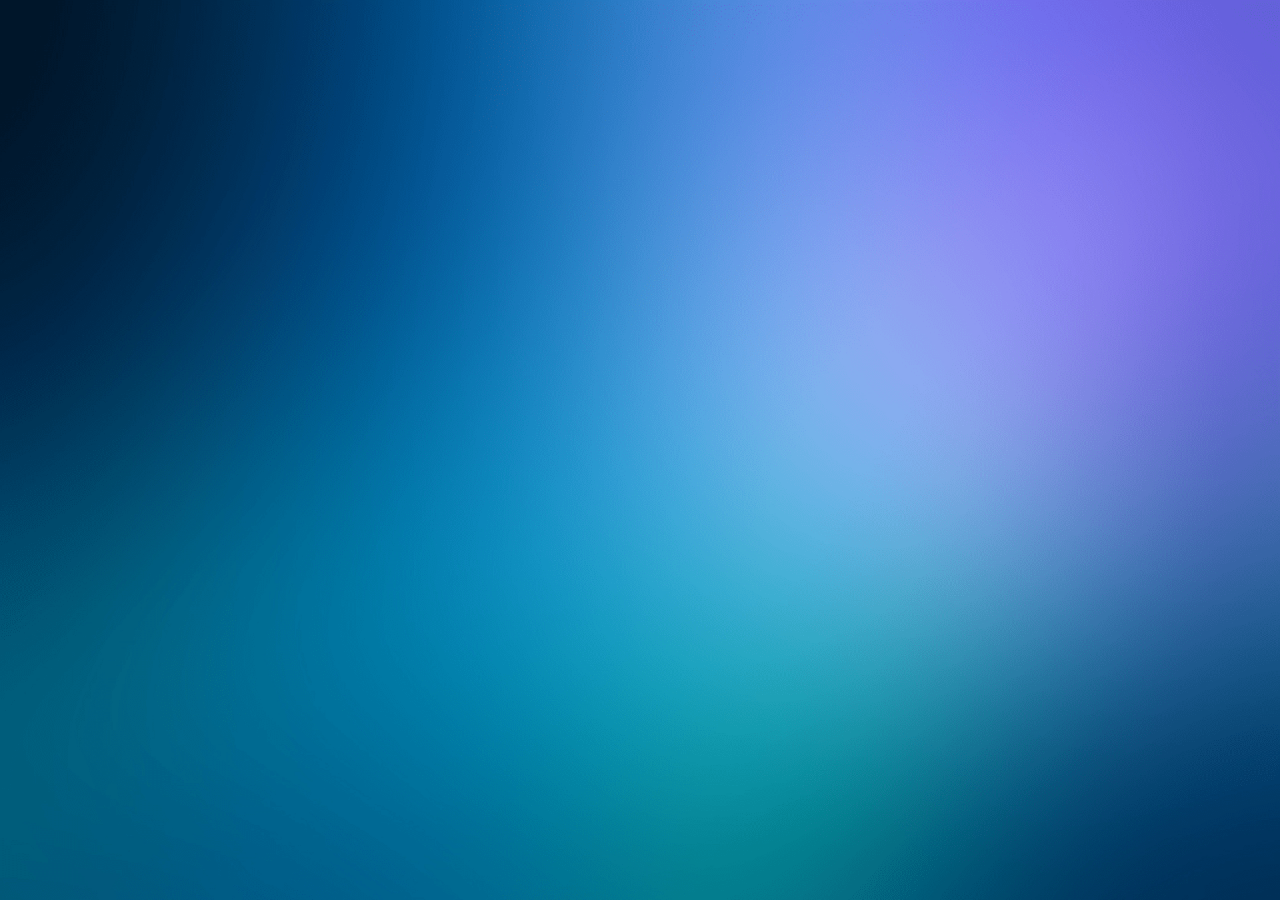
<file: Agr/feedback.html>
<!DOCTYPE html>
<html lang="en">
<head>
  <meta charset="utf-8"/>
  <meta http-equiv="X-UA-Compatible" content="IE=edge"/>
  <meta name="viewport" content="width=device-width, initial-scale=1, shrink-to-fit=no"/>
  <meta name="description" content=""/>
  <meta name="author" content=""/>
  <title>Feedback</title>
  <!-- loader-->
  <link href="assets/css/pace.min.css" rel="stylesheet"/>
  <script src="assets/js/pace.min.js"></script>
  <!--favicon-->
  <link rel="icon" href="assets/images/favicon.ico" type="image/x-icon">
  <!-- Bootstrap core CSS-->
  <link href="assets/css/bootstrap.min.css" rel="stylesheet"/>
  <!-- animate CSS-->
  <link href="assets/css/animate.css" rel="stylesheet" type="text/css"/>
  <!-- Icons CSS-->
  <link href="assets/css/icons.css" rel="stylesheet" type="text/css"/>
  <!-- Custom Style-->
  <link href="assets/css/app-style.css" rel="stylesheet"/>
  
</head>

<body class="bg-theme bg-theme1">

<!-- Start wrapper-->
<div id="wrapper">
 
 



<!-- start loader -->
   <div id="pageloader-overlay" class="visible incoming"><div class="loader-wrapper-outer"><div class="loader-wrapper-inner" ><div class="loader"></div></div></div></div>
   <!-- end loader -->

	
  <!-- Bootstrap core JavaScript-->
  <script src="assets/js/jquery.min.js"></script>
  <script src="assets/js/popper.min.js"></script>
  <script src="assets/js/bootstrap.min.js"></script>
	
  <!-- sidebar-menu js -->
  <script src="assets/js/sidebar-menu.js"></script>
  
  <!-- Custom scripts -->
  <script src="assets/js/app-script.js"></script>
  
</body>
</html>
</file>
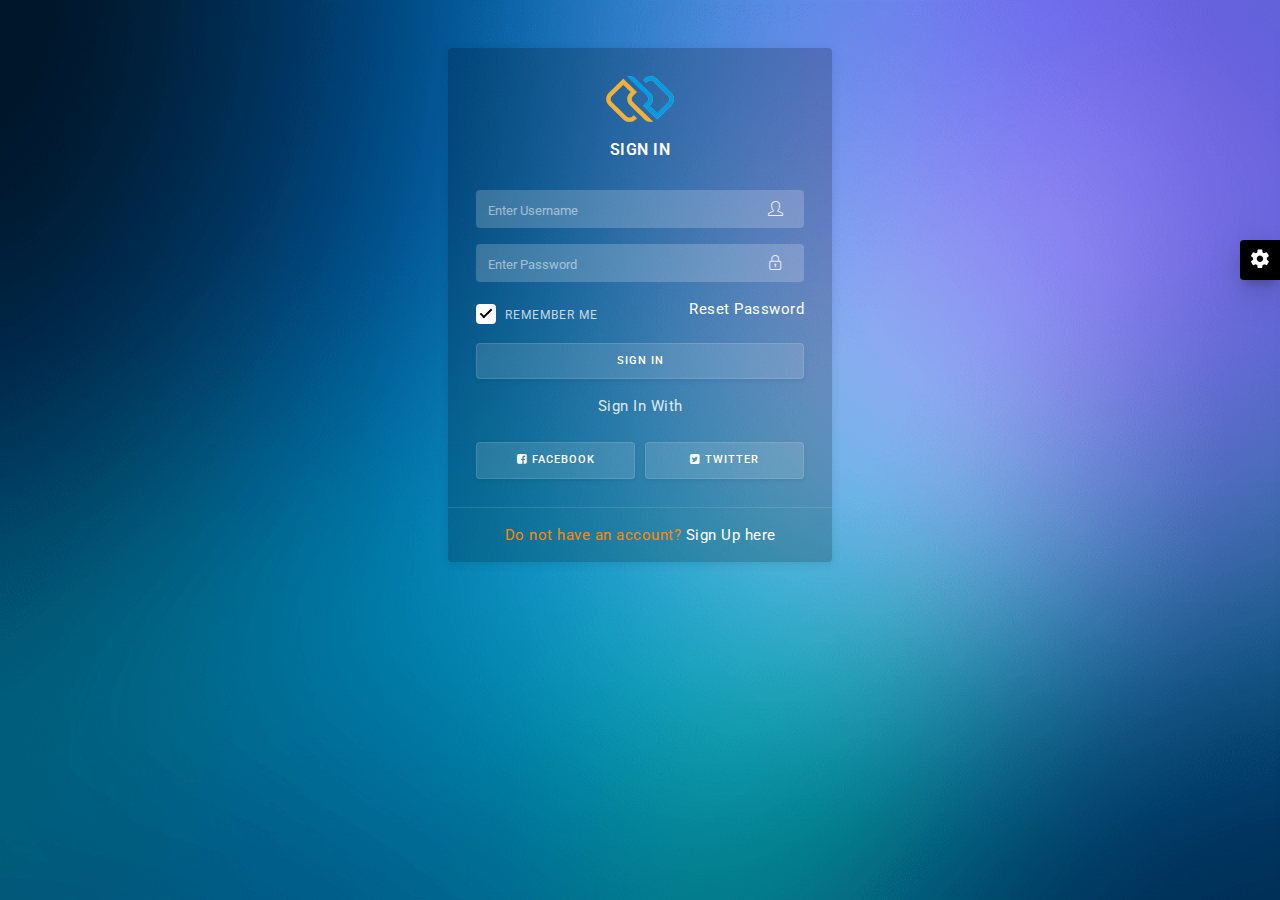
<file: Agr/login.html>
<!DOCTYPE html>
<html lang="en">
<head>
  <meta charset="utf-8"/>
  <meta http-equiv="X-UA-Compatible" content="IE=edge"/>
  <meta name="viewport" content="width=device-width, initial-scale=1, shrink-to-fit=no"/>
  <meta name="description" content=""/>
  <meta name="author" content=""/>
  <title>Dashtreme Admin - Free Dashboard for Bootstrap 4 by Codervent</title>
  <!-- loader-->
  <link href="assets/css/pace.min.css" rel="stylesheet"/>
  <script src="assets/js/pace.min.js"></script>
  <!--favicon-->
  <link rel="icon" href="assets/images/favicon.ico" type="image/x-icon">
  <!-- Bootstrap core CSS-->
  <link href="assets/css/bootstrap.min.css" rel="stylesheet"/>
  <!-- animate CSS-->
  <link href="assets/css/animate.css" rel="stylesheet" type="text/css"/>
  <!-- Icons CSS-->
  <link href="assets/css/icons.css" rel="stylesheet" type="text/css"/>
  <!-- Custom Style-->
  <link href="assets/css/app-style.css" rel="stylesheet"/>
  
</head>

<body class="bg-theme bg-theme1">

<!-- start loader -->
   <div id="pageloader-overlay" class="visible incoming"><div class="loader-wrapper-outer"><div class="loader-wrapper-inner" ><div class="loader"></div></div></div></div>
   <!-- end loader -->

<!-- Start wrapper-->
 <div id="wrapper">

 <div class="loader-wrapper"><div class="lds-ring"><div></div><div></div><div></div><div></div></div></div>
	<div class="card card-authentication1 mx-auto my-5">
		<div class="card-body">
		 <div class="card-content p-2">
		 	<div class="text-center">
		 		<img src="assets/images/logo-icon.png" alt="logo icon">
		 	</div>
		  <div class="card-title text-uppercase text-center py-3">Sign In</div>
		    <form>
			  <div class="form-group">
			  <label for="exampleInputUsername" class="sr-only">Username</label>
			   <div class="position-relative has-icon-right">
				  <input type="text" id="exampleInputUsername" class="form-control input-shadow" placeholder="Enter Username">
				  <div class="form-control-position">
					  <i class="icon-user"></i>
				  </div>
			   </div>
			  </div>
			  <div class="form-group">
			  <label for="exampleInputPassword" class="sr-only">Password</label>
			   <div class="position-relative has-icon-right">
				  <input type="password" id="exampleInputPassword" class="form-control input-shadow" placeholder="Enter Password">
				  <div class="form-control-position">
					  <i class="icon-lock"></i>
				  </div>
			   </div>
			  </div>
			<div class="form-row">
			 <div class="form-group col-6">
			   <div class="icheck-material-white">
                <input type="checkbox" id="user-checkbox" checked="" />
                <label for="user-checkbox">Remember me</label>
			  </div>
			 </div>
			 <div class="form-group col-6 text-right">
			  <a href="reset-password.html">Reset Password</a>
			 </div>
			</div>
			 <button type="button" class="btn btn-light btn-block">Sign In</button>
			  <div class="text-center mt-3">Sign In With</div>
			  
			 <div class="form-row mt-4">
			  <div class="form-group mb-0 col-6">
			   <button type="button" class="btn btn-light btn-block"><i class="fa fa-facebook-square"></i> Facebook</button>
			 </div>
			 <div class="form-group mb-0 col-6 text-right">
			  <button type="button" class="btn btn-light btn-block"><i class="fa fa-twitter-square"></i> Twitter</button>
			 </div>
			</div>
			 
			 </form>
		   </div>
		  </div>
		  <div class="card-footer text-center py-3">
		    <p class="text-warning mb-0">Do not have an account? <a href="register.html"> Sign Up here</a></p>
		  </div>
	     </div>
    
     <!--Start Back To Top Button-->
    <a href="javaScript:void();" class="back-to-top"><i class="fa fa-angle-double-up"></i> </a>
    <!--End Back To Top Button-->
	
	<!--start color switcher-->
   <div class="right-sidebar">
    <div class="switcher-icon">
      <i class="zmdi zmdi-settings zmdi-hc-spin"></i>
    </div>
    <div class="right-sidebar-content">

      <p class="mb-0">Gaussion Texture</p>
      <hr>
      
      <ul class="switcher">
        <li id="theme1"></li>
        <li id="theme2"></li>
        <li id="theme3"></li>
        <li id="theme4"></li>
        <li id="theme5"></li>
        <li id="theme6"></li>
      </ul>

      <p class="mb-0">Gradient Background</p>
      <hr>
      
      <ul class="switcher">
        <li id="theme7"></li>
        <li id="theme8"></li>
        <li id="theme9"></li>
        <li id="theme10"></li>
        <li id="theme11"></li>
        <li id="theme12"></li>
		<li id="theme13"></li>
        <li id="theme14"></li>
        <li id="theme15"></li>
      </ul>
      
     </div>
   </div>
  <!--end color switcher-->
	
	</div><!--wrapper-->
	
  <!-- Bootstrap core JavaScript-->
  <script src="assets/js/jquery.min.js"></script>
  <script src="assets/js/popper.min.js"></script>
  <script src="assets/js/bootstrap.min.js"></script>
	
  <!-- sidebar-menu js -->
  <script src="assets/js/sidebar-menu.js"></script>
  
  <!-- Custom scripts -->
  <script src="assets/js/app-script.js"></script>
  
</body>
</html>
</file>
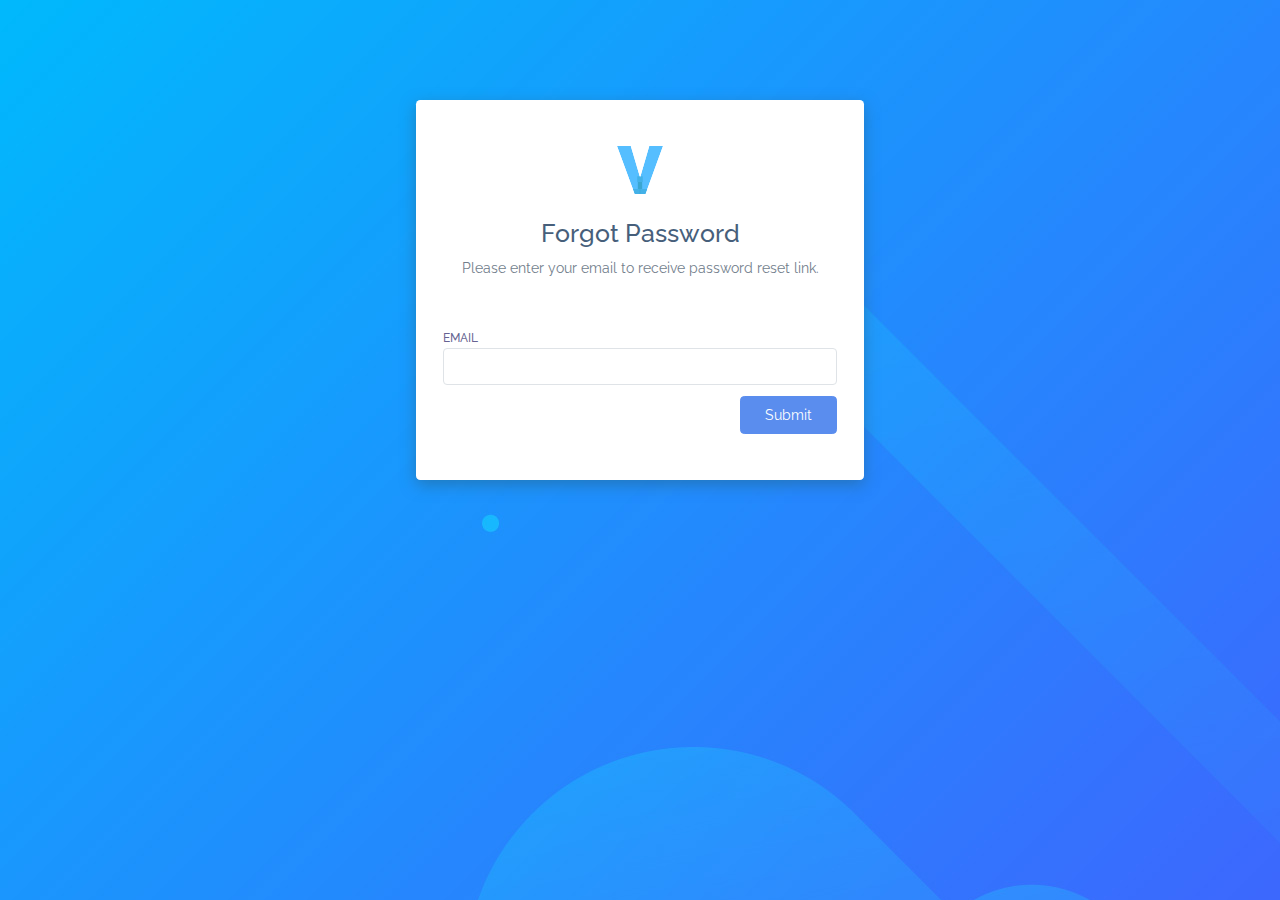
<file: Far/auth-forgot-password.html>
<!DOCTYPE html>
<html lang="en">

<head>
    <meta charset="UTF-8">
    <meta name="viewport" content="width=device-width, initial-scale=1.0">
    <title>Forgot Password - Voler Admin Dashboard</title>
    <link rel="stylesheet" href="assets/css/bootstrap.css">
    
    <link rel="shortcut icon" href="assets/images/favicon.svg" type="image/x-icon">
    <link rel="stylesheet" href="assets/css/app.css">
</head>

<body>
    <div id="auth">
        
<div class="container">
    <div class="row">
        <div class="col-md-5 col-sm-12 mx-auto">
            <div class="card py-4">
                <div class="card-body">
                    <div class="text-center mb-5">
                        <img src="assets/images/favicon.svg" height="48" class='mb-4'>
                        <h3>Forgot Password</h3>
                        <p>Please enter your email to receive password reset link.</p>
                    </div>
                    <form action="index.html">
                        <div class="form-group">
                            <label for="first-name-column">Email</label>
                            <input type="email" id="first-name-column" class="form-control" name="fname-column">
                        </div>

                        <div class="clearfix">
                            <button class="btn btn-primary float-right">Submit</button>
                        </div>
                    </form>
                </div>
            </div>
        </div>
    </div>
</div>

    </div>
    <script src="assets/js/feather-icons/feather.min.js"></script>
    <script src="assets/js/app.js"></script>
    
    <script src="assets/js/main.js"></script>
</body>

</html>
</file>
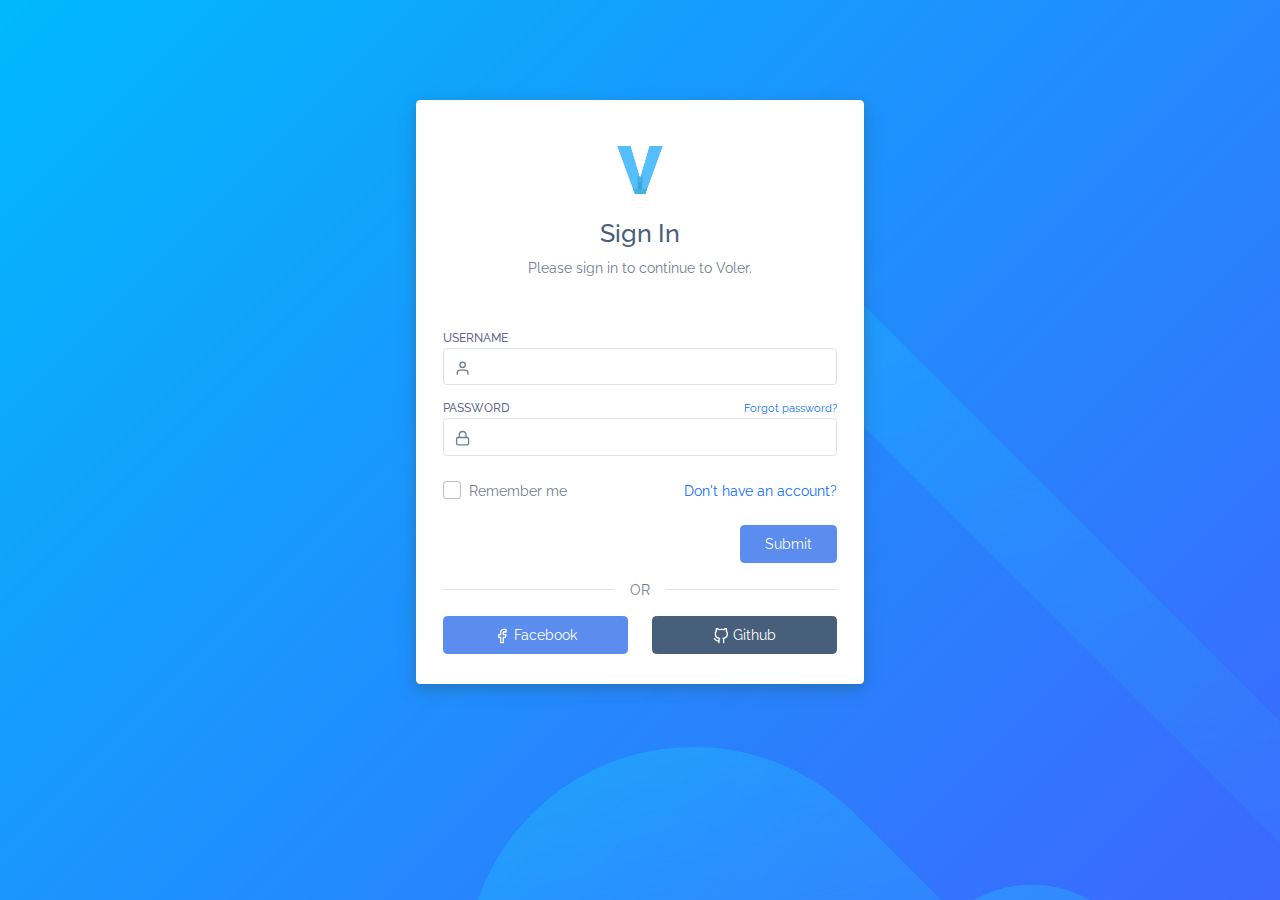
<file: Far/auth-login.html>
<!DOCTYPE html>
<html lang="en">

<head>
    <meta charset="UTF-8">
    <meta name="viewport" content="width=device-width, initial-scale=1.0">
    <title>Sign in - Voler Admin Dashboard</title>
    <link rel="stylesheet" href="assets/css/bootstrap.css">
    
    <link rel="shortcut icon" href="assets/images/favicon.svg" type="image/x-icon">
    <link rel="stylesheet" href="assets/css/app.css">
</head>

<body>
    <div id="auth">
        
<div class="container">
    <div class="row">
        <div class="col-md-5 col-sm-12 mx-auto">
            <div class="card pt-4">
                <div class="card-body">
                    <div class="text-center mb-5">
                        <img src="assets/images/favicon.svg" height="48" class='mb-4'>
                        <h3>Sign In</h3>
                        <p>Please sign in to continue to Voler.</p>
                    </div>
                    <form action="index.html">
                        <div class="form-group position-relative has-icon-left">
                            <label for="username">Username</label>
                            <div class="position-relative">
                                <input type="text" class="form-control" id="username">
                                <div class="form-control-icon">
                                    <i data-feather="user"></i>
                                </div>
                            </div>
                        </div>
                        <div class="form-group position-relative has-icon-left">
                            <div class="clearfix">
                                <label for="password">Password</label>
                                <a href="auth-forgot-password.html" class='float-right'>
                                    <small>Forgot password?</small>
                                </a>
                            </div>
                            <div class="position-relative">
                                <input type="text" class="form-control" id="password">
                                <div class="form-control-icon">
                                    <i data-feather="lock"></i>
                                </div>
                            </div>
                        </div>

                        <div class='form-check clearfix my-4'>
                            <div class="checkbox float-left">
                                <input type="checkbox" id="checkbox1" class='form-check-input' >
                                <label for="checkbox1">Remember me</label>
                            </div>
                            <div class="float-right">
                                <a href="auth-register.html">Don't have an account?</a>
                            </div>
                        </div>
                        <div class="clearfix">
                            <button class="btn btn-primary float-right">Submit</button>
                        </div>
                    </form>
                    <div class="divider">
                        <div class="divider-text">OR</div>
                    </div>
                    <div class="row">
                        <div class="col-sm-6">
                            <button class="btn btn-block mb-2 btn-primary"><i data-feather="facebook"></i> Facebook</button>
                        </div>
                        <div class="col-sm-6">
                            <button class="btn btn-block mb-2 btn-secondary"><i data-feather="github"></i> Github</button>
                        </div>
                    </div>
                </div>
            </div>
        </div>
    </div>
</div>

    </div>
    <script src="assets/js/feather-icons/feather.min.js"></script>
    <script src="assets/js/app.js"></script>
    
    <script src="assets/js/main.js"></script>
</body>

</html>
</file>
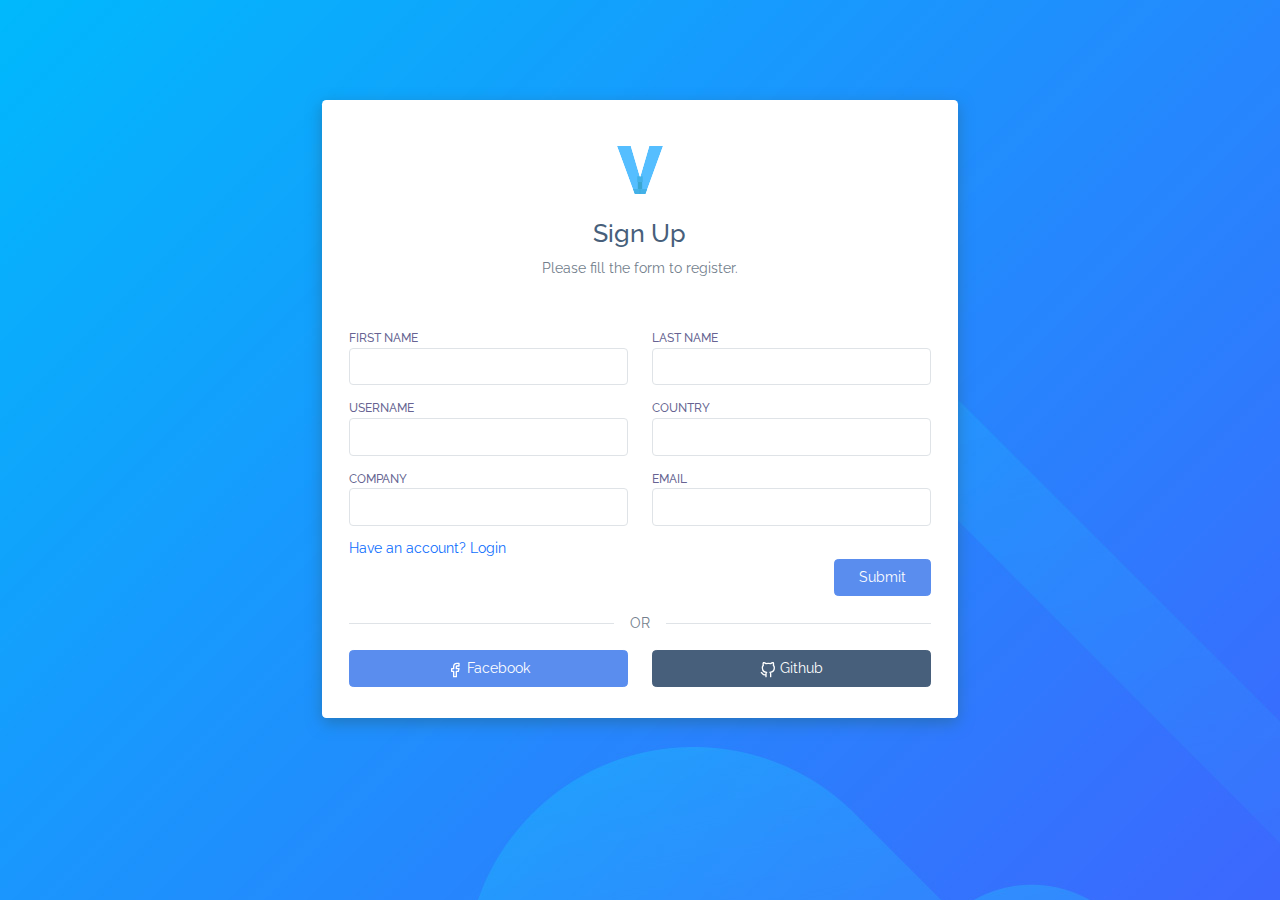
<file: Far/auth-register.html>
<!DOCTYPE html>
<html lang="en">

<head>
    <meta charset="UTF-8">
    <meta name="viewport" content="width=device-width, initial-scale=1.0">
    <title>Sign up - Voler Admin Dashboard</title>
    <link rel="stylesheet" href="assets/css/bootstrap.css">
    
    <link rel="shortcut icon" href="assets/images/favicon.svg" type="image/x-icon">
    <link rel="stylesheet" href="assets/css/app.css">
</head>

<body>
    <div id="auth">
        
<div class="container">
    <div class="row">
        <div class="col-md-7 col-sm-12 mx-auto">
            <div class="card pt-4">
                <div class="card-body">
                    <div class="text-center mb-5">
                        <img src="assets/images/favicon.svg" height="48" class='mb-4'>
                        <h3>Sign Up</h3>
                        <p>Please fill the form to register.</p>
                    </div>
                    <form action="index.html">
                        <div class="row">
                            <div class="col-md-6 col-12">
                                <div class="form-group">
                                    <label for="first-name-column">First Name</label>
                                    <input type="text" id="first-name-column" class="form-control"  name="fname-column">
                                </div>
                            </div>
                            <div class="col-md-6 col-12">
                                <div class="form-group">
                                    <label for="last-name-column">Last Name</label>
                                    <input type="text" id="last-name-column" class="form-control"  name="lname-column">
                                </div>
                            </div>
                            <div class="col-md-6 col-12">
                                <div class="form-group">
                                    <label for="username-column">Username</label>
                                    <input type="text" id="username-column" class="form-control" name="username-column">
                                </div>
                            </div>
                            <div class="col-md-6 col-12">
                                <div class="form-group">
                                    <label for="country-floating">Country</label>
                                    <input type="text" id="country-floating" class="form-control" name="country-floating">
                                </div>
                            </div>
                            <div class="col-md-6 col-12">
                                <div class="form-group">
                                    <label for="company-column">Company</label>
                                    <input type="text" id="company-column" class="form-control" name="company-column">
                                </div>
                            </div>
                            <div class="col-md-6 col-12">
                                <div class="form-group">
                                    <label for="email-id-column">Email</label>
                                    <input type="email" id="email-id-column" class="form-control" name="email-id-column">
                                </div>
                            </div>
                        </diV>

                                <a href="auth-login.html">Have an account? Login</a>
                        <div class="clearfix">
                            <button class="btn btn-primary float-right">Submit</button>
                        </div>
                    </form>
                    <div class="divider">
                        <div class="divider-text">OR</div>
                    </div>
                    <div class="row">
                        <div class="col-sm-6">
                            <button class="btn btn-block mb-2 btn-primary"><i data-feather="facebook"></i> Facebook</button>
                        </div>
                        <div class="col-sm-6">
                            <button class="btn btn-block mb-2 btn-secondary"><i data-feather="github"></i> Github</button>
                        </div>
                    </div>
                </div>
            </div>
        </div>
    </div>
</div>

    </div>
    <script src="assets/js/feather-icons/feather.min.js"></script>
    <script src="assets/js/app.js"></script>
    
    <script src="assets/js/main.js"></script>
</body>

</html>
</file>
<file: Agr/assets/css/icons.css>
/*
Template Name: Dashtreme Admin
Author: CODERVENT
Email: codervent@gmail.com
File: app-style
*/


/* Material Design Icons*/

/*!
 *  Material Design Iconic Font by Sergey Kupletsky (@zavoloklom) - http://zavoloklom.github.io/material-design-iconic-font/
 *  License - http://zavoloklom.github.io/material-design-iconic-font/license (Font: SIL OFL 1.1, CSS: MIT License)
 */
@font-face {
  font-family: 'Material-Design-Iconic-Font';
  src: url('../fonts/Material-Design-Iconic-Font.woff2?v=2.2.0') format('woff2'), url('../fonts/Material-Design-Iconic-Font.woff?v=2.2.0') format('woff'), url('../fonts/Material-Design-Iconic-Font.ttf?v=2.2.0') format('truetype');
  font-weight: normal;
  font-style: normal;
}
.zmdi {
  display: inline-block;
  font: normal normal normal 14px/1 'Material-Design-Iconic-Font';
  font-size: inherit;
  text-rendering: auto;
  -webkit-font-smoothing: antialiased;
  -moz-osx-font-smoothing: grayscale;
}
.zmdi-hc-lg {
  font-size: 1.33333333em;
  line-height: 0.75em;
  vertical-align: -15%;
}
.zmdi-hc-2x {
  font-size: 2em;
}
.zmdi-hc-3x {
  font-size: 3em;
}
.zmdi-hc-4x {
  font-size: 4em;
}
.zmdi-hc-5x {
  font-size: 5em;
}
.zmdi-hc-fw {
  width: 1.28571429em;
  text-align: center;
}
.zmdi-hc-ul {
  padding-left: 0;
  margin-left: 2.14285714em;
  list-style-type: none;
}
.zmdi-hc-ul > li {
  position: relative;
}
.zmdi-hc-li {
  position: absolute;
  left: -2.14285714em;
  width: 2.14285714em;
  top: 0.14285714em;
  text-align: center;
}
.zmdi-hc-li.zmdi-hc-lg {
  left: -1.85714286em;
}
.zmdi-hc-border {
  padding: .1em .25em;
  border: solid 0.1em #9e9e9e;
  border-radius: 2px;
}
.zmdi-hc-border-circle {
  padding: .1em .25em;
  border: solid 0.1em #9e9e9e;
  border-radius: 50%;
}
.zmdi.pull-left {
  float: left;
  margin-right: .15em;
}
.zmdi.pull-right {
  float: right;
  margin-left: .15em;
}
.zmdi-hc-spin {
  -webkit-animation: zmdi-spin 1.5s infinite linear;
          animation: zmdi-spin 1.5s infinite linear;
}
.zmdi-hc-spin-reverse {
  -webkit-animation: zmdi-spin-reverse 1.5s infinite linear;
          animation: zmdi-spin-reverse 1.5s infinite linear;
}
@-webkit-keyframes zmdi-spin {
  0% {
    -webkit-transform: rotate(0deg);
            transform: rotate(0deg);
  }
  100% {
    -webkit-transform: rotate(359deg);
            transform: rotate(359deg);
  }
}
@keyframes zmdi-spin {
  0% {
    -webkit-transform: rotate(0deg);
            transform: rotate(0deg);
  }
  100% {
    -webkit-transform: rotate(359deg);
            transform: rotate(359deg);
  }
}
@-webkit-keyframes zmdi-spin-reverse {
  0% {
    -webkit-transform: rotate(0deg);
            transform: rotate(0deg);
  }
  100% {
    -webkit-transform: rotate(-359deg);
            transform: rotate(-359deg);
  }
}
@keyframes zmdi-spin-reverse {
  0% {
    -webkit-transform: rotate(0deg);
            transform: rotate(0deg);
  }
  100% {
    -webkit-transform: rotate(-359deg);
            transform: rotate(-359deg);
  }
}
.zmdi-hc-rotate-90 {
  -webkit-transform: rotate(90deg);
      -ms-transform: rotate(90deg);
          transform: rotate(90deg);
}
.zmdi-hc-rotate-180 {
  -webkit-transform: rotate(180deg);
      -ms-transform: rotate(180deg);
          transform: rotate(180deg);
}
.zmdi-hc-rotate-270 {
  -webkit-transform: rotate(270deg);
      -ms-transform: rotate(270deg);
          transform: rotate(270deg);
}
.zmdi-hc-flip-horizontal {
  -webkit-transform: scale(-1, 1);
      -ms-transform: scale(-1, 1);
          transform: scale(-1, 1);
}
.zmdi-hc-flip-vertical {
  -webkit-transform: scale(1, -1);
      -ms-transform: scale(1, -1);
          transform: scale(1, -1);
}
.zmdi-hc-stack {
  position: relative;
  display: inline-block;
  width: 2em;
  height: 2em;
  line-height: 2em;
  vertical-align: middle;
}
.zmdi-hc-stack-1x,
.zmdi-hc-stack-2x {
  position: absolute;
  left: 0;
  width: 100%;
  text-align: center;
}
.zmdi-hc-stack-1x {
  line-height: inherit;
}
.zmdi-hc-stack-2x {
  font-size: 2em;
}
.zmdi-hc-inverse {
  color: #ffffff;
}
/* Material Design Iconic Font uses the Unicode Private Use Area (PUA) to ensure screen
   readers do not read off random characters that represent icons */
.zmdi-3d-rotation:before {
  content: '\f101';
}
.zmdi-airplane-off:before {
  content: '\f102';
}
.zmdi-airplane:before {
  content: '\f103';
}
.zmdi-album:before {
  content: '\f104';
}
.zmdi-archive:before {
  content: '\f105';
}
.zmdi-assignment-account:before {
  content: '\f106';
}
.zmdi-assignment-alert:before {
  content: '\f107';
}
.zmdi-assignment-check:before {
  content: '\f108';
}
.zmdi-assignment-o:before {
  content: '\f109';
}
.zmdi-assignment-return:before {
  content: '\f10a';
}
.zmdi-assignment-returned:before {
  content: '\f10b';
}
.zmdi-assignment:before {
  content: '\f10c';
}
.zmdi-attachment-alt:before {
  content: '\f10d';
}
.zmdi-attachment:before {
  content: '\f10e';
}
.zmdi-audio:before {
  content: '\f10f';
}
.zmdi-badge-check:before {
  content: '\f110';
}
.zmdi-balance-wallet:before {
  content: '\f111';
}
.zmdi-balance:before {
  content: '\f112';
}
.zmdi-battery-alert:before {
  content: '\f113';
}
.zmdi-battery-flash:before {
  content: '\f114';
}
.zmdi-battery-unknown:before {
  content: '\f115';
}
.zmdi-battery:before {
  content: '\f116';
}
.zmdi-bike:before {
  content: '\f117';
}
.zmdi-block-alt:before {
  content: '\f118';
}
.zmdi-block:before {
  content: '\f119';
}
.zmdi-boat:before {
  content: '\f11a';
}
.zmdi-book-image:before {
  content: '\f11b';
}
.zmdi-book:before {
  content: '\f11c';
}
.zmdi-bookmark-outline:before {
  content: '\f11d';
}
.zmdi-bookmark:before {
  content: '\f11e';
}
.zmdi-brush:before {
  content: '\f11f';
}
.zmdi-bug:before {
  content: '\f120';
}
.zmdi-bus:before {
  content: '\f121';
}
.zmdi-cake:before {
  content: '\f122';
}
.zmdi-car-taxi:before {
  content: '\f123';
}
.zmdi-car-wash:before {
  content: '\f124';
}
.zmdi-car:before {
  content: '\f125';
}
.zmdi-card-giftcard:before {
  content: '\f126';
}
.zmdi-card-membership:before {
  content: '\f127';
}
.zmdi-card-travel:before {
  content: '\f128';
}
.zmdi-card:before {
  content: '\f129';
}
.zmdi-case-check:before {
  content: '\f12a';
}
.zmdi-case-download:before {
  content: '\f12b';
}
.zmdi-case-play:before {
  content: '\f12c';
}
.zmdi-case:before {
  content: '\f12d';
}
.zmdi-cast-connected:before {
  content: '\f12e';
}
.zmdi-cast:before {
  content: '\f12f';
}
.zmdi-chart-donut:before {
  content: '\f130';
}
.zmdi-chart:before {
  content: '\f131';
}
.zmdi-city-alt:before {
  content: '\f132';
}
.zmdi-city:before {
  content: '\f133';
}
.zmdi-close-circle-o:before {
  content: '\f134';
}
.zmdi-close-circle:before {
  content: '\f135';
}
.zmdi-close:before {
  content: '\f136';
}
.zmdi-cocktail:before {
  content: '\f137';
}
.zmdi-code-setting:before {
  content: '\f138';
}
.zmdi-code-smartphone:before {
  content: '\f139';
}
.zmdi-code:before {
  content: '\f13a';
}
.zmdi-coffee:before {
  content: '\f13b';
}
.zmdi-collection-bookmark:before {
  content: '\f13c';
}
.zmdi-collection-case-play:before {
  content: '\f13d';
}
.zmdi-collection-folder-image:before {
  content: '\f13e';
}
.zmdi-collection-image-o:before {
  content: '\f13f';
}
.zmdi-collection-image:before {
  content: '\f140';
}
.zmdi-collection-item-1:before {
  content: '\f141';
}
.zmdi-collection-item-2:before {
  content: '\f142';
}
.zmdi-collection-item-3:before {
  content: '\f143';
}
.zmdi-collection-item-4:before {
  content: '\f144';
}
.zmdi-collection-item-5:before {
  content: '\f145';
}
.zmdi-collection-item-6:before {
  content: '\f146';
}
.zmdi-collection-item-7:before {
  content: '\f147';
}
.zmdi-collection-item-8:before {
  content: '\f148';
}
.zmdi-collection-item-9-plus:before {
  content: '\f149';
}
.zmdi-collection-item-9:before {
  content: '\f14a';
}
.zmdi-collection-item:before {
  content: '\f14b';
}
.zmdi-collection-music:before {
  content: '\f14c';
}
.zmdi-collection-pdf:before {
  content: '\f14d';
}
.zmdi-collection-plus:before {
  content: '\f14e';
}
.zmdi-collection-speaker:before {
  content: '\f14f';
}
.zmdi-collection-text:before {
  content: '\f150';
}
.zmdi-collection-video:before {
  content: '\f151';
}
.zmdi-compass:before {
  content: '\f152';
}
.zmdi-cutlery:before {
  content: '\f153';
}
.zmdi-delete:before {
  content: '\f154';
}
.zmdi-dialpad:before {
  content: '\f155';
}
.zmdi-dns:before {
  content: '\f156';
}
.zmdi-drink:before {
  content: '\f157';
}
.zmdi-edit:before {
  content: '\f158';
}
.zmdi-email-open:before {
  content: '\f159';
}
.zmdi-email:before {
  content: '\f15a';
}
.zmdi-eye-off:before {
  content: '\f15b';
}
.zmdi-eye:before {
  content: '\f15c';
}
.zmdi-eyedropper:before {
  content: '\f15d';
}
.zmdi-favorite-outline:before {
  content: '\f15e';
}
.zmdi-favorite:before {
  content: '\f15f';
}
.zmdi-filter-list:before {
  content: '\f160';
}
.zmdi-fire:before {
  content: '\f161';
}
.zmdi-flag:before {
  content: '\f162';
}
.zmdi-flare:before {
  content: '\f163';
}
.zmdi-flash-auto:before {
  content: '\f164';
}
.zmdi-flash-off:before {
  content: '\f165';
}
.zmdi-flash:before {
  content: '\f166';
}
.zmdi-flip:before {
  content: '\f167';
}
.zmdi-flower-alt:before {
  content: '\f168';
}
.zmdi-flower:before {
  content: '\f169';
}
.zmdi-font:before {
  content: '\f16a';
}
.zmdi-fullscreen-alt:before {
  content: '\f16b';
}
.zmdi-fullscreen-exit:before {
  content: '\f16c';
}
.zmdi-fullscreen:before {
  content: '\f16d';
}
.zmdi-functions:before {
  content: '\f16e';
}
.zmdi-gas-station:before {
  content: '\f16f';
}
.zmdi-gesture:before {
  content: '\f170';
}
.zmdi-globe-alt:before {
  content: '\f171';
}
.zmdi-globe-lock:before {
  content: '\f172';
}
.zmdi-globe:before {
  content: '\f173';
}
.zmdi-graduation-cap:before {
  content: '\f174';
}
.zmdi-home:before {
  content: '\f175';
}
.zmdi-hospital-alt:before {
  content: '\f176';
}
.zmdi-hospital:before {
  content: '\f177';
}
.zmdi-hotel:before {
  content: '\f178';
}
.zmdi-hourglass-alt:before {
  content: '\f179';
}
.zmdi-hourglass-outline:before {
  content: '\f17a';
}
.zmdi-hourglass:before {
  content: '\f17b';
}
.zmdi-http:before {
  content: '\f17c';
}
.zmdi-image-alt:before {
  content: '\f17d';
}
.zmdi-image-o:before {
  content: '\f17e';
}
.zmdi-image:before {
  content: '\f17f';
}
.zmdi-inbox:before {
  content: '\f180';
}
.zmdi-invert-colors-off:before {
  content: '\f181';
}
.zmdi-invert-colors:before {
  content: '\f182';
}
.zmdi-key:before {
  content: '\f183';
}
.zmdi-label-alt-outline:before {
  content: '\f184';
}
.zmdi-label-alt:before {
  content: '\f185';
}
.zmdi-label-heart:before {
  content: '\f186';
}
.zmdi-label:before {
  content: '\f187';
}
.zmdi-labels:before {
  content: '\f188';
}
.zmdi-lamp:before {
  content: '\f189';
}
.zmdi-landscape:before {
  content: '\f18a';
}
.zmdi-layers-off:before {
  content: '\f18b';
}
.zmdi-layers:before {
  content: '\f18c';
}
.zmdi-library:before {
  content: '\f18d';
}
.zmdi-link:before {
  content: '\f18e';
}
.zmdi-lock-open:before {
  content: '\f18f';
}
.zmdi-lock-outline:before {
  content: '\f190';
}
.zmdi-lock:before {
  content: '\f191';
}
.zmdi-mail-reply-all:before {
  content: '\f192';
}
.zmdi-mail-reply:before {
  content: '\f193';
}
.zmdi-mail-send:before {
  content: '\f194';
}
.zmdi-mall:before {
  content: '\f195';
}
.zmdi-map:before {
  content: '\f196';
}
.zmdi-menu:before {
  content: '\f197';
}
.zmdi-money-box:before {
  content: '\f198';
}
.zmdi-money-off:before {
  content: '\f199';
}
.zmdi-money:before {
  content: '\f19a';
}
.zmdi-more-vert:before {
  content: '\f19b';
}
.zmdi-more:before {
  content: '\f19c';
}
.zmdi-movie-alt:before {
  content: '\f19d';
}
.zmdi-movie:before {
  content: '\f19e';
}
.zmdi-nature-people:before {
  content: '\f19f';
}
.zmdi-nature:before {
  content: '\f1a0';
}
.zmdi-navigation:before {
  content: '\f1a1';
}
.zmdi-open-in-browser:before {
  content: '\f1a2';
}
.zmdi-open-in-new:before {
  content: '\f1a3';
}
.zmdi-palette:before {
  content: '\f1a4';
}
.zmdi-parking:before {
  content: '\f1a5';
}
.zmdi-pin-account:before {
  content: '\f1a6';
}
.zmdi-pin-assistant:before {
  content: '\f1a7';
}
.zmdi-pin-drop:before {
  content: '\f1a8';
}
.zmdi-pin-help:before {
  content: '\f1a9';
}
.zmdi-pin-off:before {
  content: '\f1aa';
}
.zmdi-pin:before {
  content: '\f1ab';
}
.zmdi-pizza:before {
  content: '\f1ac';
}
.zmdi-plaster:before {
  content: '\f1ad';
}
.zmdi-power-setting:before {
  content: '\f1ae';
}
.zmdi-power:before {
  content: '\f1af';
}
.zmdi-print:before {
  content: '\f1b0';
}
.zmdi-puzzle-piece:before {
  content: '\f1b1';
}
.zmdi-quote:before {
  content: '\f1b2';
}
.zmdi-railway:before {
  content: '\f1b3';
}
.zmdi-receipt:before {
  content: '\f1b4';
}
.zmdi-refresh-alt:before {
  content: '\f1b5';
}
.zmdi-refresh-sync-alert:before {
  content: '\f1b6';
}
.zmdi-refresh-sync-off:before {
  content: '\f1b7';
}
.zmdi-refresh-sync:before {
  content: '\f1b8';
}
.zmdi-refresh:before {
  content: '\f1b9';
}
.zmdi-roller:before {
  content: '\f1ba';
}
.zmdi-ruler:before {
  content: '\f1bb';
}
.zmdi-scissors:before {
  content: '\f1bc';
}
.zmdi-screen-rotation-lock:before {
  content: '\f1bd';
}
.zmdi-screen-rotation:before {
  content: '\f1be';
}
.zmdi-search-for:before {
  content: '\f1bf';
}
.zmdi-search-in-file:before {
  content: '\f1c0';
}
.zmdi-search-in-page:before {
  content: '\f1c1';
}
.zmdi-search-replace:before {
  content: '\f1c2';
}
.zmdi-search:before {
  content: '\f1c3';
}
.zmdi-seat:before {
  content: '\f1c4';
}
.zmdi-settings-square:before {
  content: '\f1c5';
}
.zmdi-settings:before {
  content: '\f1c6';
}
.zmdi-shield-check:before {
  content: '\f1c7';
}
.zmdi-shield-security:before {
  content: '\f1c8';
}
.zmdi-shopping-basket:before {
  content: '\f1c9';
}
.zmdi-shopping-cart-plus:before {
  content: '\f1ca';
}
.zmdi-shopping-cart:before {
  content: '\f1cb';
}
.zmdi-sign-in:before {
  content: '\f1cc';
}
.zmdi-sort-amount-asc:before {
  content: '\f1cd';
}
.zmdi-sort-amount-desc:before {
  content: '\f1ce';
}
.zmdi-sort-asc:before {
  content: '\f1cf';
}
.zmdi-sort-desc:before {
  content: '\f1d0';
}
.zmdi-spellcheck:before {
  content: '\f1d1';
}
.zmdi-storage:before {
  content: '\f1d2';
}
.zmdi-store-24:before {
  content: '\f1d3';
}
.zmdi-store:before {
  content: '\f1d4';
}
.zmdi-subway:before {
  content: '\f1d5';
}
.zmdi-sun:before {
  content: '\f1d6';
}
.zmdi-tab-unselected:before {
  content: '\f1d7';
}
.zmdi-tab:before {
  content: '\f1d8';
}
.zmdi-tag-close:before {
  content: '\f1d9';
}
.zmdi-tag-more:before {
  content: '\f1da';
}
.zmdi-tag:before {
  content: '\f1db';
}
.zmdi-thumb-down:before {
  content: '\f1dc';
}
.zmdi-thumb-up-down:before {
  content: '\f1dd';
}
.zmdi-thumb-up:before {
  content: '\f1de';
}
.zmdi-ticket-star:before {
  content: '\f1df';
}
.zmdi-toll:before {
  content: '\f1e0';
}
.zmdi-toys:before {
  content: '\f1e1';
}
.zmdi-traffic:before {
  content: '\f1e2';
}
.zmdi-translate:before {
  content: '\f1e3';
}
.zmdi-triangle-down:before {
  content: '\f1e4';
}
.zmdi-triangle-up:before {
  content: '\f1e5';
}
.zmdi-truck:before {
  content: '\f1e6';
}
.zmdi-turning-sign:before {
  content: '\f1e7';
}
.zmdi-wallpaper:before {
  content: '\f1e8';
}
.zmdi-washing-machine:before {
  content: '\f1e9';
}
.zmdi-window-maximize:before {
  content: '\f1ea';
}
.zmdi-window-minimize:before {
  content: '\f1eb';
}
.zmdi-window-restore:before {
  content: '\f1ec';
}
.zmdi-wrench:before {
  content: '\f1ed';
}
.zmdi-zoom-in:before {
  content: '\f1ee';
}
.zmdi-zoom-out:before {
  content: '\f1ef';
}
.zmdi-alert-circle-o:before {
  content: '\f1f0';
}
.zmdi-alert-circle:before {
  content: '\f1f1';
}
.zmdi-alert-octagon:before {
  content: '\f1f2';
}
.zmdi-alert-polygon:before {
  content: '\f1f3';
}
.zmdi-alert-triangle:before {
  content: '\f1f4';
}
.zmdi-help-outline:before {
  content: '\f1f5';
}
.zmdi-help:before {
  content: '\f1f6';
}
.zmdi-info-outline:before {
  content: '\f1f7';
}
.zmdi-info:before {
  content: '\f1f8';
}
.zmdi-notifications-active:before {
  content: '\f1f9';
}
.zmdi-notifications-add:before {
  content: '\f1fa';
}
.zmdi-notifications-none:before {
  content: '\f1fb';
}
.zmdi-notifications-off:before {
  content: '\f1fc';
}
.zmdi-notifications-paused:before {
  content: '\f1fd';
}
.zmdi-notifications:before {
  content: '\f1fe';
}
.zmdi-account-add:before {
  content: '\f1ff';
}
.zmdi-account-box-mail:before {
  content: '\f200';
}
.zmdi-account-box-o:before {
  content: '\f201';
}
.zmdi-account-box-phone:before {
  content: '\f202';
}
.zmdi-account-box:before {
  content: '\f203';
}
.zmdi-account-calendar:before {
  content: '\f204';
}
.zmdi-account-circle:before {
  content: '\f205';
}
.zmdi-account-o:before {
  content: '\f206';
}
.zmdi-account:before {
  content: '\f207';
}
.zmdi-accounts-add:before {
  content: '\f208';
}
.zmdi-accounts-alt:before {
  content: '\f209';
}
.zmdi-accounts-list-alt:before {
  content: '\f20a';
}
.zmdi-accounts-list:before {
  content: '\f20b';
}
.zmdi-accounts-outline:before {
  content: '\f20c';
}
.zmdi-accounts:before {
  content: '\f20d';
}
.zmdi-face:before {
  content: '\f20e';
}
.zmdi-female:before {
  content: '\f20f';
}
.zmdi-male-alt:before {
  content: '\f210';
}
.zmdi-male-female:before {
  content: '\f211';
}
.zmdi-male:before {
  content: '\f212';
}
.zmdi-mood-bad:before {
  content: '\f213';
}
.zmdi-mood:before {
  content: '\f214';
}
.zmdi-run:before {
  content: '\f215';
}
.zmdi-walk:before {
  content: '\f216';
}
.zmdi-cloud-box:before {
  content: '\f217';
}
.zmdi-cloud-circle:before {
  content: '\f218';
}
.zmdi-cloud-done:before {
  content: '\f219';
}
.zmdi-cloud-download:before {
  content: '\f21a';
}
.zmdi-cloud-off:before {
  content: '\f21b';
}
.zmdi-cloud-outline-alt:before {
  content: '\f21c';
}
.zmdi-cloud-outline:before {
  content: '\f21d';
}
.zmdi-cloud-upload:before {
  content: '\f21e';
}
.zmdi-cloud:before {
  content: '\f21f';
}
.zmdi-download:before {
  content: '\f220';
}
.zmdi-file-plus:before {
  content: '\f221';
}
.zmdi-file-text:before {
  content: '\f222';
}
.zmdi-file:before {
  content: '\f223';
}
.zmdi-folder-outline:before {
  content: '\f224';
}
.zmdi-folder-person:before {
  content: '\f225';
}
.zmdi-folder-star-alt:before {
  content: '\f226';
}
.zmdi-folder-star:before {
  content: '\f227';
}
.zmdi-folder:before {
  content: '\f228';
}
.zmdi-gif:before {
  content: '\f229';
}
.zmdi-upload:before {
  content: '\f22a';
}
.zmdi-border-all:before {
  content: '\f22b';
}
.zmdi-border-bottom:before {
  content: '\f22c';
}
.zmdi-border-clear:before {
  content: '\f22d';
}
.zmdi-border-color:before {
  content: '\f22e';
}
.zmdi-border-horizontal:before {
  content: '\f22f';
}
.zmdi-border-inner:before {
  content: '\f230';
}
.zmdi-border-left:before {
  content: '\f231';
}
.zmdi-border-outer:before {
  content: '\f232';
}
.zmdi-border-right:before {
  content: '\f233';
}
.zmdi-border-style:before {
  content: '\f234';
}
.zmdi-border-top:before {
  content: '\f235';
}
.zmdi-border-vertical:before {
  content: '\f236';
}
.zmdi-copy:before {
  content: '\f237';
}
.zmdi-crop:before {
  content: '\f238';
}
.zmdi-format-align-center:before {
  content: '\f239';
}
.zmdi-format-align-justify:before {
  content: '\f23a';
}
.zmdi-format-align-left:before {
  content: '\f23b';
}
.zmdi-format-align-right:before {
  content: '\f23c';
}
.zmdi-format-bold:before {
  content: '\f23d';
}
.zmdi-format-clear-all:before {
  content: '\f23e';
}
.zmdi-format-clear:before {
  content: '\f23f';
}
.zmdi-format-color-fill:before {
  content: '\f240';
}
.zmdi-format-color-reset:before {
  content: '\f241';
}
.zmdi-format-color-text:before {
  content: '\f242';
}
.zmdi-format-indent-decrease:before {
  content: '\f243';
}
.zmdi-format-indent-increase:before {
  content: '\f244';
}
.zmdi-format-italic:before {
  content: '\f245';
}
.zmdi-format-line-spacing:before {
  content: '\f246';
}
.zmdi-format-list-bulleted:before {
  content: '\f247';
}
.zmdi-format-list-numbered:before {
  content: '\f248';
}
.zmdi-format-ltr:before {
  content: '\f249';
}
.zmdi-format-rtl:before {
  content: '\f24a';
}
.zmdi-format-size:before {
  content: '\f24b';
}
.zmdi-format-strikethrough-s:before {
  content: '\f24c';
}
.zmdi-format-strikethrough:before {
  content: '\f24d';
}
.zmdi-format-subject:before {
  content: '\f24e';
}
.zmdi-format-underlined:before {
  content: '\f24f';
}
.zmdi-format-valign-bottom:before {
  content: '\f250';
}
.zmdi-format-valign-center:before {
  content: '\f251';
}
.zmdi-format-valign-top:before {
  content: '\f252';
}
.zmdi-redo:before {
  content: '\f253';
}
.zmdi-select-all:before {
  content: '\f254';
}
.zmdi-space-bar:before {
  content: '\f255';
}
.zmdi-text-format:before {
  content: '\f256';
}
.zmdi-transform:before {
  content: '\f257';
}
.zmdi-undo:before {
  content: '\f258';
}
.zmdi-wrap-text:before {
  content: '\f259';
}
.zmdi-comment-alert:before {
  content: '\f25a';
}
.zmdi-comment-alt-text:before {
  content: '\f25b';
}
.zmdi-comment-alt:before {
  content: '\f25c';
}
.zmdi-comment-edit:before {
  content: '\f25d';
}
.zmdi-comment-image:before {
  content: '\f25e';
}
.zmdi-comment-list:before {
  content: '\f25f';
}
.zmdi-comment-more:before {
  content: '\f260';
}
.zmdi-comment-outline:before {
  content: '\f261';
}
.zmdi-comment-text-alt:before {
  content: '\f262';
}
.zmdi-comment-text:before {
  content: '\f263';
}
.zmdi-comment-video:before {
  content: '\f264';
}
.zmdi-comment:before {
  content: '\f265';
}
.zmdi-comments:before {
  content: '\f266';
}
.zmdi-check-all:before {
  content: '\f267';
}
.zmdi-check-circle-u:before {
  content: '\f268';
}
.zmdi-check-circle:before {
  content: '\f269';
}
.zmdi-check-square:before {
  content: '\f26a';
}
.zmdi-check:before {
  content: '\f26b';
}
.zmdi-circle-o:before {
  content: '\f26c';
}
.zmdi-circle:before {
  content: '\f26d';
}
.zmdi-dot-circle-alt:before {
  content: '\f26e';
}
.zmdi-dot-circle:before {
  content: '\f26f';
}
.zmdi-minus-circle-outline:before {
  content: '\f270';
}
.zmdi-minus-circle:before {
  content: '\f271';
}
.zmdi-minus-square:before {
  content: '\f272';
}
.zmdi-minus:before {
  content: '\f273';
}
.zmdi-plus-circle-o-duplicate:before {
  content: '\f274';
}
.zmdi-plus-circle-o:before {
  content: '\f275';
}
.zmdi-plus-circle:before {
  content: '\f276';
}
.zmdi-plus-square:before {
  content: '\f277';
}
.zmdi-plus:before {
  content: '\f278';
}
.zmdi-square-o:before {
  content: '\f279';
}
.zmdi-star-circle:before {
  content: '\f27a';
}
.zmdi-star-half:before {
  content: '\f27b';
}
.zmdi-star-outline:before {
  content: '\f27c';
}
.zmdi-star:before {
  content: '\f27d';
}
.zmdi-bluetooth-connected:before {
  content: '\f27e';
}
.zmdi-bluetooth-off:before {
  content: '\f27f';
}
.zmdi-bluetooth-search:before {
  content: '\f280';
}
.zmdi-bluetooth-setting:before {
  content: '\f281';
}
.zmdi-bluetooth:before {
  content: '\f282';
}
.zmdi-camera-add:before {
  content: '\f283';
}
.zmdi-camera-alt:before {
  content: '\f284';
}
.zmdi-camera-bw:before {
  content: '\f285';
}
.zmdi-camera-front:before {
  content: '\f286';
}
.zmdi-camera-mic:before {
  content: '\f287';
}
.zmdi-camera-party-mode:before {
  content: '\f288';
}
.zmdi-camera-rear:before {
  content: '\f289';
}
.zmdi-camera-roll:before {
  content: '\f28a';
}
.zmdi-camera-switch:before {
  content: '\f28b';
}
.zmdi-camera:before {
  content: '\f28c';
}
.zmdi-card-alert:before {
  content: '\f28d';
}
.zmdi-card-off:before {
  content: '\f28e';
}
.zmdi-card-sd:before {
  content: '\f28f';
}
.zmdi-card-sim:before {
  content: '\f290';
}
.zmdi-desktop-mac:before {
  content: '\f291';
}
.zmdi-desktop-windows:before {
  content: '\f292';
}
.zmdi-device-hub:before {
  content: '\f293';
}
.zmdi-devices-off:before {
  content: '\f294';
}
.zmdi-devices:before {
  content: '\f295';
}
.zmdi-dock:before {
  content: '\f296';
}
.zmdi-floppy:before {
  content: '\f297';
}
.zmdi-gamepad:before {
  content: '\f298';
}
.zmdi-gps-dot:before {
  content: '\f299';
}
.zmdi-gps-off:before {
  content: '\f29a';
}
.zmdi-gps:before {
  content: '\f29b';
}
.zmdi-headset-mic:before {
  content: '\f29c';
}
.zmdi-headset:before {
  content: '\f29d';
}
.zmdi-input-antenna:before {
  content: '\f29e';
}
.zmdi-input-composite:before {
  content: '\f29f';
}
.zmdi-input-hdmi:before {
  content: '\f2a0';
}
.zmdi-input-power:before {
  content: '\f2a1';
}
.zmdi-input-svideo:before {
  content: '\f2a2';
}
.zmdi-keyboard-hide:before {
  content: '\f2a3';
}
.zmdi-keyboard:before {
  content: '\f2a4';
}
.zmdi-laptop-chromebook:before {
  content: '\f2a5';
}
.zmdi-laptop-mac:before {
  content: '\f2a6';
}
.zmdi-laptop:before {
  content: '\f2a7';
}
.zmdi-mic-off:before {
  content: '\f2a8';
}
.zmdi-mic-outline:before {
  content: '\f2a9';
}
.zmdi-mic-setting:before {
  content: '\f2aa';
}
.zmdi-mic:before {
  content: '\f2ab';
}
.zmdi-mouse:before {
  content: '\f2ac';
}
.zmdi-network-alert:before {
  content: '\f2ad';
}
.zmdi-network-locked:before {
  content: '\f2ae';
}
.zmdi-network-off:before {
  content: '\f2af';
}
.zmdi-network-outline:before {
  content: '\f2b0';
}
.zmdi-network-setting:before {
  content: '\f2b1';
}
.zmdi-network:before {
  content: '\f2b2';
}
.zmdi-phone-bluetooth:before {
  content: '\f2b3';
}
.zmdi-phone-end:before {
  content: '\f2b4';
}
.zmdi-phone-forwarded:before {
  content: '\f2b5';
}
.zmdi-phone-in-talk:before {
  content: '\f2b6';
}
.zmdi-phone-locked:before {
  content: '\f2b7';
}
.zmdi-phone-missed:before {
  content: '\f2b8';
}
.zmdi-phone-msg:before {
  content: '\f2b9';
}
.zmdi-phone-paused:before {
  content: '\f2ba';
}
.zmdi-phone-ring:before {
  content: '\f2bb';
}
.zmdi-phone-setting:before {
  content: '\f2bc';
}
.zmdi-phone-sip:before {
  content: '\f2bd';
}
.zmdi-phone:before {
  content: '\f2be';
}
.zmdi-portable-wifi-changes:before {
  content: '\f2bf';
}
.zmdi-portable-wifi-off:before {
  content: '\f2c0';
}
.zmdi-portable-wifi:before {
  content: '\f2c1';
}
.zmdi-radio:before {
  content: '\f2c2';
}
.zmdi-reader:before {
  content: '\f2c3';
}
.zmdi-remote-control-alt:before {
  content: '\f2c4';
}
.zmdi-remote-control:before {
  content: '\f2c5';
}
.zmdi-router:before {
  content: '\f2c6';
}
.zmdi-scanner:before {
  content: '\f2c7';
}
.zmdi-smartphone-android:before {
  content: '\f2c8';
}
.zmdi-smartphone-download:before {
  content: '\f2c9';
}
.zmdi-smartphone-erase:before {
  content: '\f2ca';
}
.zmdi-smartphone-info:before {
  content: '\f2cb';
}
.zmdi-smartphone-iphone:before {
  content: '\f2cc';
}
.zmdi-smartphone-landscape-lock:before {
  content: '\f2cd';
}
.zmdi-smartphone-landscape:before {
  content: '\f2ce';
}
.zmdi-smartphone-lock:before {
  content: '\f2cf';
}
.zmdi-smartphone-portrait-lock:before {
  content: '\f2d0';
}
.zmdi-smartphone-ring:before {
  content: '\f2d1';
}
.zmdi-smartphone-setting:before {
  content: '\f2d2';
}
.zmdi-smartphone-setup:before {
  content: '\f2d3';
}
.zmdi-smartphone:before {
  content: '\f2d4';
}
.zmdi-speaker:before {
  content: '\f2d5';
}
.zmdi-tablet-android:before {
  content: '\f2d6';
}
.zmdi-tablet-mac:before {
  content: '\f2d7';
}
.zmdi-tablet:before {
  content: '\f2d8';
}
.zmdi-tv-alt-play:before {
  content: '\f2d9';
}
.zmdi-tv-list:before {
  content: '\f2da';
}
.zmdi-tv-play:before {
  content: '\f2db';
}
.zmdi-tv:before {
  content: '\f2dc';
}
.zmdi-usb:before {
  content: '\f2dd';
}
.zmdi-videocam-off:before {
  content: '\f2de';
}
.zmdi-videocam-switch:before {
  content: '\f2df';
}
.zmdi-videocam:before {
  content: '\f2e0';
}
.zmdi-watch:before {
  content: '\f2e1';
}
.zmdi-wifi-alt-2:before {
  content: '\f2e2';
}
.zmdi-wifi-alt:before {
  content: '\f2e3';
}
.zmdi-wifi-info:before {
  content: '\f2e4';
}
.zmdi-wifi-lock:before {
  content: '\f2e5';
}
.zmdi-wifi-off:before {
  content: '\f2e6';
}
.zmdi-wifi-outline:before {
  content: '\f2e7';
}
.zmdi-wifi:before {
  content: '\f2e8';
}
.zmdi-arrow-left-bottom:before {
  content: '\f2e9';
}
.zmdi-arrow-left:before {
  content: '\f2ea';
}
.zmdi-arrow-merge:before {
  content: '\f2eb';
}
.zmdi-arrow-missed:before {
  content: '\f2ec';
}
.zmdi-arrow-right-top:before {
  content: '\f2ed';
}
.zmdi-arrow-right:before {
  content: '\f2ee';
}
.zmdi-arrow-split:before {
  content: '\f2ef';
}
.zmdi-arrows:before {
  content: '\f2f0';
}
.zmdi-caret-down-circle:before {
  content: '\f2f1';
}
.zmdi-caret-down:before {
  content: '\f2f2';
}
.zmdi-caret-left-circle:before {
  content: '\f2f3';
}
.zmdi-caret-left:before {
  content: '\f2f4';
}
.zmdi-caret-right-circle:before {
  content: '\f2f5';
}
.zmdi-caret-right:before {
  content: '\f2f6';
}
.zmdi-caret-up-circle:before {
  content: '\f2f7';
}
.zmdi-caret-up:before {
  content: '\f2f8';
}
.zmdi-chevron-down:before {
  content: '\f2f9';
}
.zmdi-chevron-left:before {
  content: '\f2fa';
}
.zmdi-chevron-right:before {
  content: '\f2fb';
}
.zmdi-chevron-up:before {
  content: '\f2fc';
}
.zmdi-forward:before {
  content: '\f2fd';
}
.zmdi-long-arrow-down:before {
  content: '\f2fe';
}
.zmdi-long-arrow-left:before {
  content: '\f2ff';
}
.zmdi-long-arrow-return:before {
  content: '\f300';
}
.zmdi-long-arrow-right:before {
  content: '\f301';
}
.zmdi-long-arrow-tab:before {
  content: '\f302';
}
.zmdi-long-arrow-up:before {
  content: '\f303';
}
.zmdi-rotate-ccw:before {
  content: '\f304';
}
.zmdi-rotate-cw:before {
  content: '\f305';
}
.zmdi-rotate-left:before {
  content: '\f306';
}
.zmdi-rotate-right:before {
  content: '\f307';
}
.zmdi-square-down:before {
  content: '\f308';
}
.zmdi-square-right:before {
  content: '\f309';
}
.zmdi-swap-alt:before {
  content: '\f30a';
}
.zmdi-swap-vertical-circle:before {
  content: '\f30b';
}
.zmdi-swap-vertical:before {
  content: '\f30c';
}
.zmdi-swap:before {
  content: '\f30d';
}
.zmdi-trending-down:before {
  content: '\f30e';
}
.zmdi-trending-flat:before {
  content: '\f30f';
}
.zmdi-trending-up:before {
  content: '\f310';
}
.zmdi-unfold-less:before {
  content: '\f311';
}
.zmdi-unfold-more:before {
  content: '\f312';
}
.zmdi-apps:before {
  content: '\f313';
}
.zmdi-grid-off:before {
  content: '\f314';
}
.zmdi-grid:before {
  content: '\f315';
}
.zmdi-view-agenda:before {
  content: '\f316';
}
.zmdi-view-array:before {
  content: '\f317';
}
.zmdi-view-carousel:before {
  content: '\f318';
}
.zmdi-view-column:before {
  content: '\f319';
}
.zmdi-view-comfy:before {
  content: '\f31a';
}
.zmdi-view-compact:before {
  content: '\f31b';
}
.zmdi-view-dashboard:before {
  content: '\f31c';
}
.zmdi-view-day:before {
  content: '\f31d';
}
.zmdi-view-headline:before {
  content: '\f31e';
}
.zmdi-view-list-alt:before {
  content: '\f31f';
}
.zmdi-view-list:before {
  content: '\f320';
}
.zmdi-view-module:before {
  content: '\f321';
}
.zmdi-view-quilt:before {
  content: '\f322';
}
.zmdi-view-stream:before {
  content: '\f323';
}
.zmdi-view-subtitles:before {
  content: '\f324';
}
.zmdi-view-toc:before {
  content: '\f325';
}
.zmdi-view-web:before {
  content: '\f326';
}
.zmdi-view-week:before {
  content: '\f327';
}
.zmdi-widgets:before {
  content: '\f328';
}
.zmdi-alarm-check:before {
  content: '\f329';
}
.zmdi-alarm-off:before {
  content: '\f32a';
}
.zmdi-alarm-plus:before {
  content: '\f32b';
}
.zmdi-alarm-snooze:before {
  content: '\f32c';
}
.zmdi-alarm:before {
  content: '\f32d';
}
.zmdi-calendar-alt:before {
  content: '\f32e';
}
.zmdi-calendar-check:before {
  content: '\f32f';
}
.zmdi-calendar-close:before {
  content: '\f330';
}
.zmdi-calendar-note:before {
  content: '\f331';
}
.zmdi-calendar:before {
  content: '\f332';
}
.zmdi-time-countdown:before {
  content: '\f333';
}
.zmdi-time-interval:before {
  content: '\f334';
}
.zmdi-time-restore-setting:before {
  content: '\f335';
}
.zmdi-time-restore:before {
  content: '\f336';
}
.zmdi-time:before {
  content: '\f337';
}
.zmdi-timer-off:before {
  content: '\f338';
}
.zmdi-timer:before {
  content: '\f339';
}
.zmdi-android-alt:before {
  content: '\f33a';
}
.zmdi-android:before {
  content: '\f33b';
}
.zmdi-apple:before {
  content: '\f33c';
}
.zmdi-behance:before {
  content: '\f33d';
}
.zmdi-codepen:before {
  content: '\f33e';
}
.zmdi-dribbble:before {
  content: '\f33f';
}
.zmdi-dropbox:before {
  content: '\f340';
}
.zmdi-evernote:before {
  content: '\f341';
}
.zmdi-facebook-box:before {
  content: '\f342';
}
.zmdi-facebook:before {
  content: '\f343';
}
.zmdi-github-box:before {
  content: '\f344';
}
.zmdi-github:before {
  content: '\f345';
}
.zmdi-google-drive:before {
  content: '\f346';
}
.zmdi-google-earth:before {
  content: '\f347';
}
.zmdi-google-glass:before {
  content: '\f348';
}
.zmdi-google-maps:before {
  content: '\f349';
}
.zmdi-google-pages:before {
  content: '\f34a';
}
.zmdi-google-play:before {
  content: '\f34b';
}
.zmdi-google-plus-box:before {
  content: '\f34c';
}
.zmdi-google-plus:before {
  content: '\f34d';
}
.zmdi-google:before {
  content: '\f34e';
}
.zmdi-instagram:before {
  content: '\f34f';
}
.zmdi-language-css3:before {
  content: '\f350';
}
.zmdi-language-html5:before {
  content: '\f351';
}
.zmdi-language-javascript:before {
  content: '\f352';
}
.zmdi-language-python-alt:before {
  content: '\f353';
}
.zmdi-language-python:before {
  content: '\f354';
}
.zmdi-lastfm:before {
  content: '\f355';
}
.zmdi-linkedin-box:before {
  content: '\f356';
}
.zmdi-paypal:before {
  content: '\f357';
}
.zmdi-pinterest-box:before {
  content: '\f358';
}
.zmdi-pocket:before {
  content: '\f359';
}
.zmdi-polymer:before {
  content: '\f35a';
}
.zmdi-share:before {
  content: '\f35b';
}
.zmdi-stackoverflow:before {
  content: '\f35c';
}
.zmdi-steam-square:before {
  content: '\f35d';
}
.zmdi-steam:before {
  content: '\f35e';
}
.zmdi-twitter-box:before {
  content: '\f35f';
}
.zmdi-twitter:before {
  content: '\f360';
}
.zmdi-vk:before {
  content: '\f361';
}
.zmdi-wikipedia:before {
  content: '\f362';
}
.zmdi-windows:before {
  content: '\f363';
}
.zmdi-aspect-ratio-alt:before {
  content: '\f364';
}
.zmdi-aspect-ratio:before {
  content: '\f365';
}
.zmdi-blur-circular:before {
  content: '\f366';
}
.zmdi-blur-linear:before {
  content: '\f367';
}
.zmdi-blur-off:before {
  content: '\f368';
}
.zmdi-blur:before {
  content: '\f369';
}
.zmdi-brightness-2:before {
  content: '\f36a';
}
.zmdi-brightness-3:before {
  content: '\f36b';
}
.zmdi-brightness-4:before {
  content: '\f36c';
}
.zmdi-brightness-5:before {
  content: '\f36d';
}
.zmdi-brightness-6:before {
  content: '\f36e';
}
.zmdi-brightness-7:before {
  content: '\f36f';
}
.zmdi-brightness-auto:before {
  content: '\f370';
}
.zmdi-brightness-setting:before {
  content: '\f371';
}
.zmdi-broken-image:before {
  content: '\f372';
}
.zmdi-center-focus-strong:before {
  content: '\f373';
}
.zmdi-center-focus-weak:before {
  content: '\f374';
}
.zmdi-compare:before {
  content: '\f375';
}
.zmdi-crop-16-9:before {
  content: '\f376';
}
.zmdi-crop-3-2:before {
  content: '\f377';
}
.zmdi-crop-5-4:before {
  content: '\f378';
}
.zmdi-crop-7-5:before {
  content: '\f379';
}
.zmdi-crop-din:before {
  content: '\f37a';
}
.zmdi-crop-free:before {
  content: '\f37b';
}
.zmdi-crop-landscape:before {
  content: '\f37c';
}
.zmdi-crop-portrait:before {
  content: '\f37d';
}
.zmdi-crop-square:before {
  content: '\f37e';
}
.zmdi-exposure-alt:before {
  content: '\f37f';
}
.zmdi-exposure:before {
  content: '\f380';
}
.zmdi-filter-b-and-w:before {
  content: '\f381';
}
.zmdi-filter-center-focus:before {
  content: '\f382';
}
.zmdi-filter-frames:before {
  content: '\f383';
}
.zmdi-filter-tilt-shift:before {
  content: '\f384';
}
.zmdi-gradient:before {
  content: '\f385';
}
.zmdi-grain:before {
  content: '\f386';
}
.zmdi-graphic-eq:before {
  content: '\f387';
}
.zmdi-hdr-off:before {
  content: '\f388';
}
.zmdi-hdr-strong:before {
  content: '\f389';
}
.zmdi-hdr-weak:before {
  content: '\f38a';
}
.zmdi-hdr:before {
  content: '\f38b';
}
.zmdi-iridescent:before {
  content: '\f38c';
}
.zmdi-leak-off:before {
  content: '\f38d';
}
.zmdi-leak:before {
  content: '\f38e';
}
.zmdi-looks:before {
  content: '\f38f';
}
.zmdi-loupe:before {
  content: '\f390';
}
.zmdi-panorama-horizontal:before {
  content: '\f391';
}
.zmdi-panorama-vertical:before {
  content: '\f392';
}
.zmdi-panorama-wide-angle:before {
  content: '\f393';
}
.zmdi-photo-size-select-large:before {
  content: '\f394';
}
.zmdi-photo-size-select-small:before {
  content: '\f395';
}
.zmdi-picture-in-picture:before {
  content: '\f396';
}
.zmdi-slideshow:before {
  content: '\f397';
}
.zmdi-texture:before {
  content: '\f398';
}
.zmdi-tonality:before {
  content: '\f399';
}
.zmdi-vignette:before {
  content: '\f39a';
}
.zmdi-wb-auto:before {
  content: '\f39b';
}
.zmdi-eject-alt:before {
  content: '\f39c';
}
.zmdi-eject:before {
  content: '\f39d';
}
.zmdi-equalizer:before {
  content: '\f39e';
}
.zmdi-fast-forward:before {
  content: '\f39f';
}
.zmdi-fast-rewind:before {
  content: '\f3a0';
}
.zmdi-forward-10:before {
  content: '\f3a1';
}
.zmdi-forward-30:before {
  content: '\f3a2';
}
.zmdi-forward-5:before {
  content: '\f3a3';
}
.zmdi-hearing:before {
  content: '\f3a4';
}
.zmdi-pause-circle-outline:before {
  content: '\f3a5';
}
.zmdi-pause-circle:before {
  content: '\f3a6';
}
.zmdi-pause:before {
  content: '\f3a7';
}
.zmdi-play-circle-outline:before {
  content: '\f3a8';
}
.zmdi-play-circle:before {
  content: '\f3a9';
}
.zmdi-play:before {
  content: '\f3aa';
}
.zmdi-playlist-audio:before {
  content: '\f3ab';
}
.zmdi-playlist-plus:before {
  content: '\f3ac';
}
.zmdi-repeat-one:before {
  content: '\f3ad';
}
.zmdi-repeat:before {
  content: '\f3ae';
}
.zmdi-replay-10:before {
  content: '\f3af';
}
.zmdi-replay-30:before {
  content: '\f3b0';
}
.zmdi-replay-5:before {
  content: '\f3b1';
}
.zmdi-replay:before {
  content: '\f3b2';
}
.zmdi-shuffle:before {
  content: '\f3b3';
}
.zmdi-skip-next:before {
  content: '\f3b4';
}
.zmdi-skip-previous:before {
  content: '\f3b5';
}
.zmdi-stop:before {
  content: '\f3b6';
}
.zmdi-surround-sound:before {
  content: '\f3b7';
}
.zmdi-tune:before {
  content: '\f3b8';
}
.zmdi-volume-down:before {
  content: '\f3b9';
}
.zmdi-volume-mute:before {
  content: '\f3ba';
}
.zmdi-volume-off:before {
  content: '\f3bb';
}
.zmdi-volume-up:before {
  content: '\f3bc';
}
.zmdi-n-1-square:before {
  content: '\f3bd';
}
.zmdi-n-2-square:before {
  content: '\f3be';
}
.zmdi-n-3-square:before {
  content: '\f3bf';
}
.zmdi-n-4-square:before {
  content: '\f3c0';
}
.zmdi-n-5-square:before {
  content: '\f3c1';
}
.zmdi-n-6-square:before {
  content: '\f3c2';
}
.zmdi-neg-1:before {
  content: '\f3c3';
}
.zmdi-neg-2:before {
  content: '\f3c4';
}
.zmdi-plus-1:before {
  content: '\f3c5';
}
.zmdi-plus-2:before {
  content: '\f3c6';
}
.zmdi-sec-10:before {
  content: '\f3c7';
}
.zmdi-sec-3:before {
  content: '\f3c8';
}
.zmdi-zero:before {
  content: '\f3c9';
}
.zmdi-airline-seat-flat-angled:before {
  content: '\f3ca';
}
.zmdi-airline-seat-flat:before {
  content: '\f3cb';
}
.zmdi-airline-seat-individual-suite:before {
  content: '\f3cc';
}
.zmdi-airline-seat-legroom-extra:before {
  content: '\f3cd';
}
.zmdi-airline-seat-legroom-normal:before {
  content: '\f3ce';
}
.zmdi-airline-seat-legroom-reduced:before {
  content: '\f3cf';
}
.zmdi-airline-seat-recline-extra:before {
  content: '\f3d0';
}
.zmdi-airline-seat-recline-normal:before {
  content: '\f3d1';
}
.zmdi-airplay:before {
  content: '\f3d2';
}
.zmdi-closed-caption:before {
  content: '\f3d3';
}
.zmdi-confirmation-number:before {
  content: '\f3d4';
}
.zmdi-developer-board:before {
  content: '\f3d5';
}
.zmdi-disc-full:before {
  content: '\f3d6';
}
.zmdi-explicit:before {
  content: '\f3d7';
}
.zmdi-flight-land:before {
  content: '\f3d8';
}
.zmdi-flight-takeoff:before {
  content: '\f3d9';
}
.zmdi-flip-to-back:before {
  content: '\f3da';
}
.zmdi-flip-to-front:before {
  content: '\f3db';
}
.zmdi-group-work:before {
  content: '\f3dc';
}
.zmdi-hd:before {
  content: '\f3dd';
}
.zmdi-hq:before {
  content: '\f3de';
}
.zmdi-markunread-mailbox:before {
  content: '\f3df';
}
.zmdi-memory:before {
  content: '\f3e0';
}
.zmdi-nfc:before {
  content: '\f3e1';
}
.zmdi-play-for-work:before {
  content: '\f3e2';
}
.zmdi-power-input:before {
  content: '\f3e3';
}
.zmdi-present-to-all:before {
  content: '\f3e4';
}
.zmdi-satellite:before {
  content: '\f3e5';
}
.zmdi-tap-and-play:before {
  content: '\f3e6';
}
.zmdi-vibration:before {
  content: '\f3e7';
}
.zmdi-voicemail:before {
  content: '\f3e8';
}
.zmdi-group:before {
  content: '\f3e9';
}
.zmdi-rss:before {
  content: '\f3ea';
}
.zmdi-shape:before {
  content: '\f3eb';
}
.zmdi-spinner:before {
  content: '\f3ec';
}
.zmdi-ungroup:before {
  content: '\f3ed';
}
.zmdi-500px:before {
  content: '\f3ee';
}
.zmdi-8tracks:before {
  content: '\f3ef';
}
.zmdi-amazon:before {
  content: '\f3f0';
}
.zmdi-blogger:before {
  content: '\f3f1';
}
.zmdi-delicious:before {
  content: '\f3f2';
}
.zmdi-disqus:before {
  content: '\f3f3';
}
.zmdi-flattr:before {
  content: '\f3f4';
}
.zmdi-flickr:before {
  content: '\f3f5';
}
.zmdi-github-alt:before {
  content: '\f3f6';
}
.zmdi-google-old:before {
  content: '\f3f7';
}
.zmdi-linkedin:before {
  content: '\f3f8';
}
.zmdi-odnoklassniki:before {
  content: '\f3f9';
}
.zmdi-outlook:before {
  content: '\f3fa';
}
.zmdi-paypal-alt:before {
  content: '\f3fb';
}
.zmdi-pinterest:before {
  content: '\f3fc';
}
.zmdi-playstation:before {
  content: '\f3fd';
}
.zmdi-reddit:before {
  content: '\f3fe';
}
.zmdi-skype:before {
  content: '\f3ff';
}
.zmdi-slideshare:before {
  content: '\f400';
}
.zmdi-soundcloud:before {
  content: '\f401';
}
.zmdi-tumblr:before {
  content: '\f402';
}
.zmdi-twitch:before {
  content: '\f403';
}
.zmdi-vimeo:before {
  content: '\f404';
}
.zmdi-whatsapp:before {
  content: '\f405';
}
.zmdi-xbox:before {
  content: '\f406';
}
.zmdi-yahoo:before {
  content: '\f407';
}
.zmdi-youtube-play:before {
  content: '\f408';
}
.zmdi-youtube:before {
  content: '\f409';
}
.zmdi-3d-rotation:before {
  content: '\f101';
}
.zmdi-airplane-off:before {
  content: '\f102';
}
.zmdi-airplane:before {
  content: '\f103';
}
.zmdi-album:before {
  content: '\f104';
}
.zmdi-archive:before {
  content: '\f105';
}
.zmdi-assignment-account:before {
  content: '\f106';
}
.zmdi-assignment-alert:before {
  content: '\f107';
}
.zmdi-assignment-check:before {
  content: '\f108';
}
.zmdi-assignment-o:before {
  content: '\f109';
}
.zmdi-assignment-return:before {
  content: '\f10a';
}
.zmdi-assignment-returned:before {
  content: '\f10b';
}
.zmdi-assignment:before {
  content: '\f10c';
}
.zmdi-attachment-alt:before {
  content: '\f10d';
}
.zmdi-attachment:before {
  content: '\f10e';
}
.zmdi-audio:before {
  content: '\f10f';
}
.zmdi-badge-check:before {
  content: '\f110';
}
.zmdi-balance-wallet:before {
  content: '\f111';
}
.zmdi-balance:before {
  content: '\f112';
}
.zmdi-battery-alert:before {
  content: '\f113';
}
.zmdi-battery-flash:before {
  content: '\f114';
}
.zmdi-battery-unknown:before {
  content: '\f115';
}
.zmdi-battery:before {
  content: '\f116';
}
.zmdi-bike:before {
  content: '\f117';
}
.zmdi-block-alt:before {
  content: '\f118';
}
.zmdi-block:before {
  content: '\f119';
}
.zmdi-boat:before {
  content: '\f11a';
}
.zmdi-book-image:before {
  content: '\f11b';
}
.zmdi-book:before {
  content: '\f11c';
}
.zmdi-bookmark-outline:before {
  content: '\f11d';
}
.zmdi-bookmark:before {
  content: '\f11e';
}
.zmdi-brush:before {
  content: '\f11f';
}
.zmdi-bug:before {
  content: '\f120';
}
.zmdi-bus:before {
  content: '\f121';
}
.zmdi-cake:before {
  content: '\f122';
}
.zmdi-car-taxi:before {
  content: '\f123';
}
.zmdi-car-wash:before {
  content: '\f124';
}
.zmdi-car:before {
  content: '\f125';
}
.zmdi-card-giftcard:before {
  content: '\f126';
}
.zmdi-card-membership:before {
  content: '\f127';
}
.zmdi-card-travel:before {
  content: '\f128';
}
.zmdi-card:before {
  content: '\f129';
}
.zmdi-case-check:before {
  content: '\f12a';
}
.zmdi-case-download:before {
  content: '\f12b';
}
.zmdi-case-play:before {
  content: '\f12c';
}
.zmdi-case:before {
  content: '\f12d';
}
.zmdi-cast-connected:before {
  content: '\f12e';
}
.zmdi-cast:before {
  content: '\f12f';
}
.zmdi-chart-donut:before {
  content: '\f130';
}
.zmdi-chart:before {
  content: '\f131';
}
.zmdi-city-alt:before {
  content: '\f132';
}
.zmdi-city:before {
  content: '\f133';
}
.zmdi-close-circle-o:before {
  content: '\f134';
}
.zmdi-close-circle:before {
  content: '\f135';
}
.zmdi-close:before {
  content: '\f136';
}
.zmdi-cocktail:before {
  content: '\f137';
}
.zmdi-code-setting:before {
  content: '\f138';
}
.zmdi-code-smartphone:before {
  content: '\f139';
}
.zmdi-code:before {
  content: '\f13a';
}
.zmdi-coffee:before {
  content: '\f13b';
}
.zmdi-collection-bookmark:before {
  content: '\f13c';
}
.zmdi-collection-case-play:before {
  content: '\f13d';
}
.zmdi-collection-folder-image:before {
  content: '\f13e';
}
.zmdi-collection-image-o:before {
  content: '\f13f';
}
.zmdi-collection-image:before {
  content: '\f140';
}
.zmdi-collection-item-1:before {
  content: '\f141';
}
.zmdi-collection-item-2:before {
  content: '\f142';
}
.zmdi-collection-item-3:before {
  content: '\f143';
}
.zmdi-collection-item-4:before {
  content: '\f144';
}
.zmdi-collection-item-5:before {
  content: '\f145';
}
.zmdi-collection-item-6:before {
  content: '\f146';
}
.zmdi-collection-item-7:before {
  content: '\f147';
}
.zmdi-collection-item-8:before {
  content: '\f148';
}
.zmdi-collection-item-9-plus:before {
  content: '\f149';
}
.zmdi-collection-item-9:before {
  content: '\f14a';
}
.zmdi-collection-item:before {
  content: '\f14b';
}
.zmdi-collection-music:before {
  content: '\f14c';
}
.zmdi-collection-pdf:before {
  content: '\f14d';
}
.zmdi-collection-plus:before {
  content: '\f14e';
}
.zmdi-collection-speaker:before {
  content: '\f14f';
}
.zmdi-collection-text:before {
  content: '\f150';
}
.zmdi-collection-video:before {
  content: '\f151';
}
.zmdi-compass:before {
  content: '\f152';
}
.zmdi-cutlery:before {
  content: '\f153';
}
.zmdi-delete:before {
  content: '\f154';
}
.zmdi-dialpad:before {
  content: '\f155';
}
.zmdi-dns:before {
  content: '\f156';
}
.zmdi-drink:before {
  content: '\f157';
}
.zmdi-edit:before {
  content: '\f158';
}
.zmdi-email-open:before {
  content: '\f159';
}
.zmdi-email:before {
  content: '\f15a';
}
.zmdi-eye-off:before {
  content: '\f15b';
}
.zmdi-eye:before {
  content: '\f15c';
}
.zmdi-eyedropper:before {
  content: '\f15d';
}
.zmdi-favorite-outline:before {
  content: '\f15e';
}
.zmdi-favorite:before {
  content: '\f15f';
}
.zmdi-filter-list:before {
  content: '\f160';
}
.zmdi-fire:before {
  content: '\f161';
}
.zmdi-flag:before {
  content: '\f162';
}
.zmdi-flare:before {
  content: '\f163';
}
.zmdi-flash-auto:before {
  content: '\f164';
}
.zmdi-flash-off:before {
  content: '\f165';
}
.zmdi-flash:before {
  content: '\f166';
}
.zmdi-flip:before {
  content: '\f167';
}
.zmdi-flower-alt:before {
  content: '\f168';
}
.zmdi-flower:before {
  content: '\f169';
}
.zmdi-font:before {
  content: '\f16a';
}
.zmdi-fullscreen-alt:before {
  content: '\f16b';
}
.zmdi-fullscreen-exit:before {
  content: '\f16c';
}
.zmdi-fullscreen:before {
  content: '\f16d';
}
.zmdi-functions:before {
  content: '\f16e';
}
.zmdi-gas-station:before {
  content: '\f16f';
}
.zmdi-gesture:before {
  content: '\f170';
}
.zmdi-globe-alt:before {
  content: '\f171';
}
.zmdi-globe-lock:before {
  content: '\f172';
}
.zmdi-globe:before {
  content: '\f173';
}
.zmdi-graduation-cap:before {
  content: '\f174';
}
.zmdi-home:before {
  content: '\f175';
}
.zmdi-hospital-alt:before {
  content: '\f176';
}
.zmdi-hospital:before {
  content: '\f177';
}
.zmdi-hotel:before {
  content: '\f178';
}
.zmdi-hourglass-alt:before {
  content: '\f179';
}
.zmdi-hourglass-outline:before {
  content: '\f17a';
}
.zmdi-hourglass:before {
  content: '\f17b';
}
.zmdi-http:before {
  content: '\f17c';
}
.zmdi-image-alt:before {
  content: '\f17d';
}
.zmdi-image-o:before {
  content: '\f17e';
}
.zmdi-image:before {
  content: '\f17f';
}
.zmdi-inbox:before {
  content: '\f180';
}
.zmdi-invert-colors-off:before {
  content: '\f181';
}
.zmdi-invert-colors:before {
  content: '\f182';
}
.zmdi-key:before {
  content: '\f183';
}
.zmdi-label-alt-outline:before {
  content: '\f184';
}
.zmdi-label-alt:before {
  content: '\f185';
}
.zmdi-label-heart:before {
  content: '\f186';
}
.zmdi-label:before {
  content: '\f187';
}
.zmdi-labels:before {
  content: '\f188';
}
.zmdi-lamp:before {
  content: '\f189';
}
.zmdi-landscape:before {
  content: '\f18a';
}
.zmdi-layers-off:before {
  content: '\f18b';
}
.zmdi-layers:before {
  content: '\f18c';
}
.zmdi-library:before {
  content: '\f18d';
}
.zmdi-link:before {
  content: '\f18e';
}
.zmdi-lock-open:before {
  content: '\f18f';
}
.zmdi-lock-outline:before {
  content: '\f190';
}
.zmdi-lock:before {
  content: '\f191';
}
.zmdi-mail-reply-all:before {
  content: '\f192';
}
.zmdi-mail-reply:before {
  content: '\f193';
}
.zmdi-mail-send:before {
  content: '\f194';
}
.zmdi-mall:before {
  content: '\f195';
}
.zmdi-map:before {
  content: '\f196';
}
.zmdi-menu:before {
  content: '\f197';
}
.zmdi-money-box:before {
  content: '\f198';
}
.zmdi-money-off:before {
  content: '\f199';
}
.zmdi-money:before {
  content: '\f19a';
}
.zmdi-more-vert:before {
  content: '\f19b';
}
.zmdi-more:before {
  content: '\f19c';
}
.zmdi-movie-alt:before {
  content: '\f19d';
}
.zmdi-movie:before {
  content: '\f19e';
}
.zmdi-nature-people:before {
  content: '\f19f';
}
.zmdi-nature:before {
  content: '\f1a0';
}
.zmdi-navigation:before {
  content: '\f1a1';
}
.zmdi-open-in-browser:before {
  content: '\f1a2';
}
.zmdi-open-in-new:before {
  content: '\f1a3';
}
.zmdi-palette:before {
  content: '\f1a4';
}
.zmdi-parking:before {
  content: '\f1a5';
}
.zmdi-pin-account:before {
  content: '\f1a6';
}
.zmdi-pin-assistant:before {
  content: '\f1a7';
}
.zmdi-pin-drop:before {
  content: '\f1a8';
}
.zmdi-pin-help:before {
  content: '\f1a9';
}
.zmdi-pin-off:before {
  content: '\f1aa';
}
.zmdi-pin:before {
  content: '\f1ab';
}
.zmdi-pizza:before {
  content: '\f1ac';
}
.zmdi-plaster:before {
  content: '\f1ad';
}
.zmdi-power-setting:before {
  content: '\f1ae';
}
.zmdi-power:before {
  content: '\f1af';
}
.zmdi-print:before {
  content: '\f1b0';
}
.zmdi-puzzle-piece:before {
  content: '\f1b1';
}
.zmdi-quote:before {
  content: '\f1b2';
}
.zmdi-railway:before {
  content: '\f1b3';
}
.zmdi-receipt:before {
  content: '\f1b4';
}
.zmdi-refresh-alt:before {
  content: '\f1b5';
}
.zmdi-refresh-sync-alert:before {
  content: '\f1b6';
}
.zmdi-refresh-sync-off:before {
  content: '\f1b7';
}
.zmdi-refresh-sync:before {
  content: '\f1b8';
}
.zmdi-refresh:before {
  content: '\f1b9';
}
.zmdi-roller:before {
  content: '\f1ba';
}
.zmdi-ruler:before {
  content: '\f1bb';
}
.zmdi-scissors:before {
  content: '\f1bc';
}
.zmdi-screen-rotation-lock:before {
  content: '\f1bd';
}
.zmdi-screen-rotation:before {
  content: '\f1be';
}
.zmdi-search-for:before {
  content: '\f1bf';
}
.zmdi-search-in-file:before {
  content: '\f1c0';
}
.zmdi-search-in-page:before {
  content: '\f1c1';
}
.zmdi-search-replace:before {
  content: '\f1c2';
}
.zmdi-search:before {
  content: '\f1c3';
}
.zmdi-seat:before {
  content: '\f1c4';
}
.zmdi-settings-square:before {
  content: '\f1c5';
}
.zmdi-settings:before {
  content: '\f1c6';
}
.zmdi-shield-check:before {
  content: '\f1c7';
}
.zmdi-shield-security:before {
  content: '\f1c8';
}
.zmdi-shopping-basket:before {
  content: '\f1c9';
}
.zmdi-shopping-cart-plus:before {
  content: '\f1ca';
}
.zmdi-shopping-cart:before {
  content: '\f1cb';
}
.zmdi-sign-in:before {
  content: '\f1cc';
}
.zmdi-sort-amount-asc:before {
  content: '\f1cd';
}
.zmdi-sort-amount-desc:before {
  content: '\f1ce';
}
.zmdi-sort-asc:before {
  content: '\f1cf';
}
.zmdi-sort-desc:before {
  content: '\f1d0';
}
.zmdi-spellcheck:before {
  content: '\f1d1';
}
.zmdi-storage:before {
  content: '\f1d2';
}
.zmdi-store-24:before {
  content: '\f1d3';
}
.zmdi-store:before {
  content: '\f1d4';
}
.zmdi-subway:before {
  content: '\f1d5';
}
.zmdi-sun:before {
  content: '\f1d6';
}
.zmdi-tab-unselected:before {
  content: '\f1d7';
}
.zmdi-tab:before {
  content: '\f1d8';
}
.zmdi-tag-close:before {
  content: '\f1d9';
}
.zmdi-tag-more:before {
  content: '\f1da';
}
.zmdi-tag:before {
  content: '\f1db';
}
.zmdi-thumb-down:before {
  content: '\f1dc';
}
.zmdi-thumb-up-down:before {
  content: '\f1dd';
}
.zmdi-thumb-up:before {
  content: '\f1de';
}
.zmdi-ticket-star:before {
  content: '\f1df';
}
.zmdi-toll:before {
  content: '\f1e0';
}
.zmdi-toys:before {
  content: '\f1e1';
}
.zmdi-traffic:before {
  content: '\f1e2';
}
.zmdi-translate:before {
  content: '\f1e3';
}
.zmdi-triangle-down:before {
  content: '\f1e4';
}
.zmdi-triangle-up:before {
  content: '\f1e5';
}
.zmdi-truck:before {
  content: '\f1e6';
}
.zmdi-turning-sign:before {
  content: '\f1e7';
}
.zmdi-wallpaper:before {
  content: '\f1e8';
}
.zmdi-washing-machine:before {
  content: '\f1e9';
}
.zmdi-window-maximize:before {
  content: '\f1ea';
}
.zmdi-window-minimize:before {
  content: '\f1eb';
}
.zmdi-window-restore:before {
  content: '\f1ec';
}
.zmdi-wrench:before {
  content: '\f1ed';
}
.zmdi-zoom-in:before {
  content: '\f1ee';
}
.zmdi-zoom-out:before {
  content: '\f1ef';
}
.zmdi-alert-circle-o:before {
  content: '\f1f0';
}
.zmdi-alert-circle:before {
  content: '\f1f1';
}
.zmdi-alert-octagon:before {
  content: '\f1f2';
}
.zmdi-alert-polygon:before {
  content: '\f1f3';
}
.zmdi-alert-triangle:before {
  content: '\f1f4';
}
.zmdi-help-outline:before {
  content: '\f1f5';
}
.zmdi-help:before {
  content: '\f1f6';
}
.zmdi-info-outline:before {
  content: '\f1f7';
}
.zmdi-info:before {
  content: '\f1f8';
}
.zmdi-notifications-active:before {
  content: '\f1f9';
}
.zmdi-notifications-add:before {
  content: '\f1fa';
}
.zmdi-notifications-none:before {
  content: '\f1fb';
}
.zmdi-notifications-off:before {
  content: '\f1fc';
}
.zmdi-notifications-paused:before {
  content: '\f1fd';
}
.zmdi-notifications:before {
  content: '\f1fe';
}
.zmdi-account-add:before {
  content: '\f1ff';
}
.zmdi-account-box-mail:before {
  content: '\f200';
}
.zmdi-account-box-o:before {
  content: '\f201';
}
.zmdi-account-box-phone:before {
  content: '\f202';
}
.zmdi-account-box:before {
  content: '\f203';
}
.zmdi-account-calendar:before {
  content: '\f204';
}
.zmdi-account-circle:before {
  content: '\f205';
}
.zmdi-account-o:before {
  content: '\f206';
}
.zmdi-account:before {
  content: '\f207';
}
.zmdi-accounts-add:before {
  content: '\f208';
}
.zmdi-accounts-alt:before {
  content: '\f209';
}
.zmdi-accounts-list-alt:before {
  content: '\f20a';
}
.zmdi-accounts-list:before {
  content: '\f20b';
}
.zmdi-accounts-outline:before {
  content: '\f20c';
}
.zmdi-accounts:before {
  content: '\f20d';
}
.zmdi-face:before {
  content: '\f20e';
}
.zmdi-female:before {
  content: '\f20f';
}
.zmdi-male-alt:before {
  content: '\f210';
}
.zmdi-male-female:before {
  content: '\f211';
}
.zmdi-male:before {
  content: '\f212';
}
.zmdi-mood-bad:before {
  content: '\f213';
}
.zmdi-mood:before {
  content: '\f214';
}
.zmdi-run:before {
  content: '\f215';
}
.zmdi-walk:before {
  content: '\f216';
}
.zmdi-cloud-box:before {
  content: '\f217';
}
.zmdi-cloud-circle:before {
  content: '\f218';
}
.zmdi-cloud-done:before {
  content: '\f219';
}
.zmdi-cloud-download:before {
  content: '\f21a';
}
.zmdi-cloud-off:before {
  content: '\f21b';
}
.zmdi-cloud-outline-alt:before {
  content: '\f21c';
}
.zmdi-cloud-outline:before {
  content: '\f21d';
}
.zmdi-cloud-upload:before {
  content: '\f21e';
}
.zmdi-cloud:before {
  content: '\f21f';
}
.zmdi-download:before {
  content: '\f220';
}
.zmdi-file-plus:before {
  content: '\f221';
}
.zmdi-file-text:before {
  content: '\f222';
}
.zmdi-file:before {
  content: '\f223';
}
.zmdi-folder-outline:before {
  content: '\f224';
}
.zmdi-folder-person:before {
  content: '\f225';
}
.zmdi-folder-star-alt:before {
  content: '\f226';
}
.zmdi-folder-star:before {
  content: '\f227';
}
.zmdi-folder:before {
  content: '\f228';
}
.zmdi-gif:before {
  content: '\f229';
}
.zmdi-upload:before {
  content: '\f22a';
}
.zmdi-border-all:before {
  content: '\f22b';
}
.zmdi-border-bottom:before {
  content: '\f22c';
}
.zmdi-border-clear:before {
  content: '\f22d';
}
.zmdi-border-color:before {
  content: '\f22e';
}
.zmdi-border-horizontal:before {
  content: '\f22f';
}
.zmdi-border-inner:before {
  content: '\f230';
}
.zmdi-border-left:before {
  content: '\f231';
}
.zmdi-border-outer:before {
  content: '\f232';
}
.zmdi-border-right:before {
  content: '\f233';
}
.zmdi-border-style:before {
  content: '\f234';
}
.zmdi-border-top:before {
  content: '\f235';
}
.zmdi-border-vertical:before {
  content: '\f236';
}
.zmdi-copy:before {
  content: '\f237';
}
.zmdi-crop:before {
  content: '\f238';
}
.zmdi-format-align-center:before {
  content: '\f239';
}
.zmdi-format-align-justify:before {
  content: '\f23a';
}
.zmdi-format-align-left:before {
  content: '\f23b';
}
.zmdi-format-align-right:before {
  content: '\f23c';
}
.zmdi-format-bold:before {
  content: '\f23d';
}
.zmdi-format-clear-all:before {
  content: '\f23e';
}
.zmdi-format-clear:before {
  content: '\f23f';
}
.zmdi-format-color-fill:before {
  content: '\f240';
}
.zmdi-format-color-reset:before {
  content: '\f241';
}
.zmdi-format-color-text:before {
  content: '\f242';
}
.zmdi-format-indent-decrease:before {
  content: '\f243';
}
.zmdi-format-indent-increase:before {
  content: '\f244';
}
.zmdi-format-italic:before {
  content: '\f245';
}
.zmdi-format-line-spacing:before {
  content: '\f246';
}
.zmdi-format-list-bulleted:before {
  content: '\f247';
}
.zmdi-format-list-numbered:before {
  content: '\f248';
}
.zmdi-format-ltr:before {
  content: '\f249';
}
.zmdi-format-rtl:before {
  content: '\f24a';
}
.zmdi-format-size:before {
  content: '\f24b';
}
.zmdi-format-strikethrough-s:before {
  content: '\f24c';
}
.zmdi-format-strikethrough:before {
  content: '\f24d';
}
.zmdi-format-subject:before {
  content: '\f24e';
}
.zmdi-format-underlined:before {
  content: '\f24f';
}
.zmdi-format-valign-bottom:before {
  content: '\f250';
}
.zmdi-format-valign-center:before {
  content: '\f251';
}
.zmdi-format-valign-top:before {
  content: '\f252';
}
.zmdi-redo:before {
  content: '\f253';
}
.zmdi-select-all:before {
  content: '\f254';
}
.zmdi-space-bar:before {
  content: '\f255';
}
.zmdi-text-format:before {
  content: '\f256';
}
.zmdi-transform:before {
  content: '\f257';
}
.zmdi-undo:before {
  content: '\f258';
}
.zmdi-wrap-text:before {
  content: '\f259';
}
.zmdi-comment-alert:before {
  content: '\f25a';
}
.zmdi-comment-alt-text:before {
  content: '\f25b';
}
.zmdi-comment-alt:before {
  content: '\f25c';
}
.zmdi-comment-edit:before {
  content: '\f25d';
}
.zmdi-comment-image:before {
  content: '\f25e';
}
.zmdi-comment-list:before {
  content: '\f25f';
}
.zmdi-comment-more:before {
  content: '\f260';
}
.zmdi-comment-outline:before {
  content: '\f261';
}
.zmdi-comment-text-alt:before {
  content: '\f262';
}
.zmdi-comment-text:before {
  content: '\f263';
}
.zmdi-comment-video:before {
  content: '\f264';
}
.zmdi-comment:before {
  content: '\f265';
}
.zmdi-comments:before {
  content: '\f266';
}
.zmdi-check-all:before {
  content: '\f267';
}
.zmdi-check-circle-u:before {
  content: '\f268';
}
.zmdi-check-circle:before {
  content: '\f269';
}
.zmdi-check-square:before {
  content: '\f26a';
}
.zmdi-check:before {
  content: '\f26b';
}
.zmdi-circle-o:before {
  content: '\f26c';
}
.zmdi-circle:before {
  content: '\f26d';
}
.zmdi-dot-circle-alt:before {
  content: '\f26e';
}
.zmdi-dot-circle:before {
  content: '\f26f';
}
.zmdi-minus-circle-outline:before {
  content: '\f270';
}
.zmdi-minus-circle:before {
  content: '\f271';
}
.zmdi-minus-square:before {
  content: '\f272';
}
.zmdi-minus:before {
  content: '\f273';
}
.zmdi-plus-circle-o-duplicate:before {
  content: '\f274';
}
.zmdi-plus-circle-o:before {
  content: '\f275';
}
.zmdi-plus-circle:before {
  content: '\f276';
}
.zmdi-plus-square:before {
  content: '\f277';
}
.zmdi-plus:before {
  content: '\f278';
}
.zmdi-square-o:before {
  content: '\f279';
}
.zmdi-star-circle:before {
  content: '\f27a';
}
.zmdi-star-half:before {
  content: '\f27b';
}
.zmdi-star-outline:before {
  content: '\f27c';
}
.zmdi-star:before {
  content: '\f27d';
}
.zmdi-bluetooth-connected:before {
  content: '\f27e';
}
.zmdi-bluetooth-off:before {
  content: '\f27f';
}
.zmdi-bluetooth-search:before {
  content: '\f280';
}
.zmdi-bluetooth-setting:before {
  content: '\f281';
}
.zmdi-bluetooth:before {
  content: '\f282';
}
.zmdi-camera-add:before {
  content: '\f283';
}
.zmdi-camera-alt:before {
  content: '\f284';
}
.zmdi-camera-bw:before {
  content: '\f285';
}
.zmdi-camera-front:before {
  content: '\f286';
}
.zmdi-camera-mic:before {
  content: '\f287';
}
.zmdi-camera-party-mode:before {
  content: '\f288';
}
.zmdi-camera-rear:before {
  content: '\f289';
}
.zmdi-camera-roll:before {
  content: '\f28a';
}
.zmdi-camera-switch:before {
  content: '\f28b';
}
.zmdi-camera:before {
  content: '\f28c';
}
.zmdi-card-alert:before {
  content: '\f28d';
}
.zmdi-card-off:before {
  content: '\f28e';
}
.zmdi-card-sd:before {
  content: '\f28f';
}
.zmdi-card-sim:before {
  content: '\f290';
}
.zmdi-desktop-mac:before {
  content: '\f291';
}
.zmdi-desktop-windows:before {
  content: '\f292';
}
.zmdi-device-hub:before {
  content: '\f293';
}
.zmdi-devices-off:before {
  content: '\f294';
}
.zmdi-devices:before {
  content: '\f295';
}
.zmdi-dock:before {
  content: '\f296';
}
.zmdi-floppy:before {
  content: '\f297';
}
.zmdi-gamepad:before {
  content: '\f298';
}
.zmdi-gps-dot:before {
  content: '\f299';
}
.zmdi-gps-off:before {
  content: '\f29a';
}
.zmdi-gps:before {
  content: '\f29b';
}
.zmdi-headset-mic:before {
  content: '\f29c';
}
.zmdi-headset:before {
  content: '\f29d';
}
.zmdi-input-antenna:before {
  content: '\f29e';
}
.zmdi-input-composite:before {
  content: '\f29f';
}
.zmdi-input-hdmi:before {
  content: '\f2a0';
}
.zmdi-input-power:before {
  content: '\f2a1';
}
.zmdi-input-svideo:before {
  content: '\f2a2';
}
.zmdi-keyboard-hide:before {
  content: '\f2a3';
}
.zmdi-keyboard:before {
  content: '\f2a4';
}
.zmdi-laptop-chromebook:before {
  content: '\f2a5';
}
.zmdi-laptop-mac:before {
  content: '\f2a6';
}
.zmdi-laptop:before {
  content: '\f2a7';
}
.zmdi-mic-off:before {
  content: '\f2a8';
}
.zmdi-mic-outline:before {
  content: '\f2a9';
}
.zmdi-mic-setting:before {
  content: '\f2aa';
}
.zmdi-mic:before {
  content: '\f2ab';
}
.zmdi-mouse:before {
  content: '\f2ac';
}
.zmdi-network-alert:before {
  content: '\f2ad';
}
.zmdi-network-locked:before {
  content: '\f2ae';
}
.zmdi-network-off:before {
  content: '\f2af';
}
.zmdi-network-outline:before {
  content: '\f2b0';
}
.zmdi-network-setting:before {
  content: '\f2b1';
}
.zmdi-network:before {
  content: '\f2b2';
}
.zmdi-phone-bluetooth:before {
  content: '\f2b3';
}
.zmdi-phone-end:before {
  content: '\f2b4';
}
.zmdi-phone-forwarded:before {
  content: '\f2b5';
}
.zmdi-phone-in-talk:before {
  content: '\f2b6';
}
.zmdi-phone-locked:before {
  content: '\f2b7';
}
.zmdi-phone-missed:before {
  content: '\f2b8';
}
.zmdi-phone-msg:before {
  content: '\f2b9';
}
.zmdi-phone-paused:before {
  content: '\f2ba';
}
.zmdi-phone-ring:before {
  content: '\f2bb';
}
.zmdi-phone-setting:before {
  content: '\f2bc';
}
.zmdi-phone-sip:before {
  content: '\f2bd';
}
.zmdi-phone:before {
  content: '\f2be';
}
.zmdi-portable-wifi-changes:before {
  content: '\f2bf';
}
.zmdi-portable-wifi-off:before {
  content: '\f2c0';
}
.zmdi-portable-wifi:before {
  content: '\f2c1';
}
.zmdi-radio:before {
  content: '\f2c2';
}
.zmdi-reader:before {
  content: '\f2c3';
}
.zmdi-remote-control-alt:before {
  content: '\f2c4';
}
.zmdi-remote-control:before {
  content: '\f2c5';
}
.zmdi-router:before {
  content: '\f2c6';
}
.zmdi-scanner:before {
  content: '\f2c7';
}
.zmdi-smartphone-android:before {
  content: '\f2c8';
}
.zmdi-smartphone-download:before {
  content: '\f2c9';
}
.zmdi-smartphone-erase:before {
  content: '\f2ca';
}
.zmdi-smartphone-info:before {
  content: '\f2cb';
}
.zmdi-smartphone-iphone:before {
  content: '\f2cc';
}
.zmdi-smartphone-landscape-lock:before {
  content: '\f2cd';
}
.zmdi-smartphone-landscape:before {
  content: '\f2ce';
}
.zmdi-smartphone-lock:before {
  content: '\f2cf';
}
.zmdi-smartphone-portrait-lock:before {
  content: '\f2d0';
}
.zmdi-smartphone-ring:before {
  content: '\f2d1';
}
.zmdi-smartphone-setting:before {
  content: '\f2d2';
}
.zmdi-smartphone-setup:before {
  content: '\f2d3';
}
.zmdi-smartphone:before {
  content: '\f2d4';
}
.zmdi-speaker:before {
  content: '\f2d5';
}
.zmdi-tablet-android:before {
  content: '\f2d6';
}
.zmdi-tablet-mac:before {
  content: '\f2d7';
}
.zmdi-tablet:before {
  content: '\f2d8';
}
.zmdi-tv-alt-play:before {
  content: '\f2d9';
}
.zmdi-tv-list:before {
  content: '\f2da';
}
.zmdi-tv-play:before {
  content: '\f2db';
}
.zmdi-tv:before {
  content: '\f2dc';
}
.zmdi-usb:before {
  content: '\f2dd';
}
.zmdi-videocam-off:before {
  content: '\f2de';
}
.zmdi-videocam-switch:before {
  content: '\f2df';
}
.zmdi-videocam:before {
  content: '\f2e0';
}
.zmdi-watch:before {
  content: '\f2e1';
}
.zmdi-wifi-alt-2:before {
  content: '\f2e2';
}
.zmdi-wifi-alt:before {
  content: '\f2e3';
}
.zmdi-wifi-info:before {
  content: '\f2e4';
}
.zmdi-wifi-lock:before {
  content: '\f2e5';
}
.zmdi-wifi-off:before {
  content: '\f2e6';
}
.zmdi-wifi-outline:before {
  content: '\f2e7';
}
.zmdi-wifi:before {
  content: '\f2e8';
}
.zmdi-arrow-left-bottom:before {
  content: '\f2e9';
}
.zmdi-arrow-left:before {
  content: '\f2ea';
}
.zmdi-arrow-merge:before {
  content: '\f2eb';
}
.zmdi-arrow-missed:before {
  content: '\f2ec';
}
.zmdi-arrow-right-top:before {
  content: '\f2ed';
}
.zmdi-arrow-right:before {
  content: '\f2ee';
}
.zmdi-arrow-split:before {
  content: '\f2ef';
}
.zmdi-arrows:before {
  content: '\f2f0';
}
.zmdi-caret-down-circle:before {
  content: '\f2f1';
}
.zmdi-caret-down:before {
  content: '\f2f2';
}
.zmdi-caret-left-circle:before {
  content: '\f2f3';
}
.zmdi-caret-left:before {
  content: '\f2f4';
}
.zmdi-caret-right-circle:before {
  content: '\f2f5';
}
.zmdi-caret-right:before {
  content: '\f2f6';
}
.zmdi-caret-up-circle:before {
  content: '\f2f7';
}
.zmdi-caret-up:before {
  content: '\f2f8';
}
.zmdi-chevron-down:before {
  content: '\f2f9';
}
.zmdi-chevron-left:before {
  content: '\f2fa';
}
.zmdi-chevron-right:before {
  content: '\f2fb';
}
.zmdi-chevron-up:before {
  content: '\f2fc';
}
.zmdi-forward:before {
  content: '\f2fd';
}
.zmdi-long-arrow-down:before {
  content: '\f2fe';
}
.zmdi-long-arrow-left:before {
  content: '\f2ff';
}
.zmdi-long-arrow-return:before {
  content: '\f300';
}
.zmdi-long-arrow-right:before {
  content: '\f301';
}
.zmdi-long-arrow-tab:before {
  content: '\f302';
}
.zmdi-long-arrow-up:before {
  content: '\f303';
}
.zmdi-rotate-ccw:before {
  content: '\f304';
}
.zmdi-rotate-cw:before {
  content: '\f305';
}
.zmdi-rotate-left:before {
  content: '\f306';
}
.zmdi-rotate-right:before {
  content: '\f307';
}
.zmdi-square-down:before {
  content: '\f308';
}
.zmdi-square-right:before {
  content: '\f309';
}
.zmdi-swap-alt:before {
  content: '\f30a';
}
.zmdi-swap-vertical-circle:before {
  content: '\f30b';
}
.zmdi-swap-vertical:before {
  content: '\f30c';
}
.zmdi-swap:before {
  content: '\f30d';
}
.zmdi-trending-down:before {
  content: '\f30e';
}
.zmdi-trending-flat:before {
  content: '\f30f';
}
.zmdi-trending-up:before {
  content: '\f310';
}
.zmdi-unfold-less:before {
  content: '\f311';
}
.zmdi-unfold-more:before {
  content: '\f312';
}
.zmdi-apps:before {
  content: '\f313';
}
.zmdi-grid-off:before {
  content: '\f314';
}
.zmdi-grid:before {
  content: '\f315';
}
.zmdi-view-agenda:before {
  content: '\f316';
}
.zmdi-view-array:before {
  content: '\f317';
}
.zmdi-view-carousel:before {
  content: '\f318';
}
.zmdi-view-column:before {
  content: '\f319';
}
.zmdi-view-comfy:before {
  content: '\f31a';
}
.zmdi-view-compact:before {
  content: '\f31b';
}
.zmdi-view-dashboard:before {
  content: '\f31c';
}
.zmdi-view-day:before {
  content: '\f31d';
}
.zmdi-view-headline:before {
  content: '\f31e';
}
.zmdi-view-list-alt:before {
  content: '\f31f';
}
.zmdi-view-list:before {
  content: '\f320';
}
.zmdi-view-module:before {
  content: '\f321';
}
.zmdi-view-quilt:before {
  content: '\f322';
}
.zmdi-view-stream:before {
  content: '\f323';
}
.zmdi-view-subtitles:before {
  content: '\f324';
}
.zmdi-view-toc:before {
  content: '\f325';
}
.zmdi-view-web:before {
  content: '\f326';
}
.zmdi-view-week:before {
  content: '\f327';
}
.zmdi-widgets:before {
  content: '\f328';
}
.zmdi-alarm-check:before {
  content: '\f329';
}
.zmdi-alarm-off:before {
  content: '\f32a';
}
.zmdi-alarm-plus:before {
  content: '\f32b';
}
.zmdi-alarm-snooze:before {
  content: '\f32c';
}
.zmdi-alarm:before {
  content: '\f32d';
}
.zmdi-calendar-alt:before {
  content: '\f32e';
}
.zmdi-calendar-check:before {
  content: '\f32f';
}
.zmdi-calendar-close:before {
  content: '\f330';
}
.zmdi-calendar-note:before {
  content: '\f331';
}
.zmdi-calendar:before {
  content: '\f332';
}
.zmdi-time-countdown:before {
  content: '\f333';
}
.zmdi-time-interval:before {
  content: '\f334';
}
.zmdi-time-restore-setting:before {
  content: '\f335';
}
.zmdi-time-restore:before {
  content: '\f336';
}
.zmdi-time:before {
  content: '\f337';
}
.zmdi-timer-off:before {
  content: '\f338';
}
.zmdi-timer:before {
  content: '\f339';
}
.zmdi-android-alt:before {
  content: '\f33a';
}
.zmdi-android:before {
  content: '\f33b';
}
.zmdi-apple:before {
  content: '\f33c';
}
.zmdi-behance:before {
  content: '\f33d';
}
.zmdi-codepen:before {
  content: '\f33e';
}
.zmdi-dribbble:before {
  content: '\f33f';
}
.zmdi-dropbox:before {
  content: '\f340';
}
.zmdi-evernote:before {
  content: '\f341';
}
.zmdi-facebook-box:before {
  content: '\f342';
}
.zmdi-facebook:before {
  content: '\f343';
}
.zmdi-github-box:before {
  content: '\f344';
}
.zmdi-github:before {
  content: '\f345';
}
.zmdi-google-drive:before {
  content: '\f346';
}
.zmdi-google-earth:before {
  content: '\f347';
}
.zmdi-google-glass:before {
  content: '\f348';
}
.zmdi-google-maps:before {
  content: '\f349';
}
.zmdi-google-pages:before {
  content: '\f34a';
}
.zmdi-google-play:before {
  content: '\f34b';
}
.zmdi-google-plus-box:before {
  content: '\f34c';
}
.zmdi-google-plus:before {
  content: '\f34d';
}
.zmdi-google:before {
  content: '\f34e';
}
.zmdi-instagram:before {
  content: '\f34f';
}
.zmdi-language-css3:before {
  content: '\f350';
}
.zmdi-language-html5:before {
  content: '\f351';
}
.zmdi-language-javascript:before {
  content: '\f352';
}
.zmdi-language-python-alt:before {
  content: '\f353';
}
.zmdi-language-python:before {
  content: '\f354';
}
.zmdi-lastfm:before {
  content: '\f355';
}
.zmdi-linkedin-box:before {
  content: '\f356';
}
.zmdi-paypal:before {
  content: '\f357';
}
.zmdi-pinterest-box:before {
  content: '\f358';
}
.zmdi-pocket:before {
  content: '\f359';
}
.zmdi-polymer:before {
  content: '\f35a';
}
.zmdi-share:before {
  content: '\f35b';
}
.zmdi-stackoverflow:before {
  content: '\f35c';
}
.zmdi-steam-square:before {
  content: '\f35d';
}
.zmdi-steam:before {
  content: '\f35e';
}
.zmdi-twitter-box:before {
  content: '\f35f';
}
.zmdi-twitter:before {
  content: '\f360';
}
.zmdi-vk:before {
  content: '\f361';
}
.zmdi-wikipedia:before {
  content: '\f362';
}
.zmdi-windows:before {
  content: '\f363';
}
.zmdi-aspect-ratio-alt:before {
  content: '\f364';
}
.zmdi-aspect-ratio:before {
  content: '\f365';
}
.zmdi-blur-circular:before {
  content: '\f366';
}
.zmdi-blur-linear:before {
  content: '\f367';
}
.zmdi-blur-off:before {
  content: '\f368';
}
.zmdi-blur:before {
  content: '\f369';
}
.zmdi-brightness-2:before {
  content: '\f36a';
}
.zmdi-brightness-3:before {
  content: '\f36b';
}
.zmdi-brightness-4:before {
  content: '\f36c';
}
.zmdi-brightness-5:before {
  content: '\f36d';
}
.zmdi-brightness-6:before {
  content: '\f36e';
}
.zmdi-brightness-7:before {
  content: '\f36f';
}
.zmdi-brightness-auto:before {
  content: '\f370';
}
.zmdi-brightness-setting:before {
  content: '\f371';
}
.zmdi-broken-image:before {
  content: '\f372';
}
.zmdi-center-focus-strong:before {
  content: '\f373';
}
.zmdi-center-focus-weak:before {
  content: '\f374';
}
.zmdi-compare:before {
  content: '\f375';
}
.zmdi-crop-16-9:before {
  content: '\f376';
}
.zmdi-crop-3-2:before {
  content: '\f377';
}
.zmdi-crop-5-4:before {
  content: '\f378';
}
.zmdi-crop-7-5:before {
  content: '\f379';
}
.zmdi-crop-din:before {
  content: '\f37a';
}
.zmdi-crop-free:before {
  content: '\f37b';
}
.zmdi-crop-landscape:before {
  content: '\f37c';
}
.zmdi-crop-portrait:before {
  content: '\f37d';
}
.zmdi-crop-square:before {
  content: '\f37e';
}
.zmdi-exposure-alt:before {
  content: '\f37f';
}
.zmdi-exposure:before {
  content: '\f380';
}
.zmdi-filter-b-and-w:before {
  content: '\f381';
}
.zmdi-filter-center-focus:before {
  content: '\f382';
}
.zmdi-filter-frames:before {
  content: '\f383';
}
.zmdi-filter-tilt-shift:before {
  content: '\f384';
}
.zmdi-gradient:before {
  content: '\f385';
}
.zmdi-grain:before {
  content: '\f386';
}
.zmdi-graphic-eq:before {
  content: '\f387';
}
.zmdi-hdr-off:before {
  content: '\f388';
}
.zmdi-hdr-strong:before {
  content: '\f389';
}
.zmdi-hdr-weak:before {
  content: '\f38a';
}
.zmdi-hdr:before {
  content: '\f38b';
}
.zmdi-iridescent:before {
  content: '\f38c';
}
.zmdi-leak-off:before {
  content: '\f38d';
}
.zmdi-leak:before {
  content: '\f38e';
}
.zmdi-looks:before {
  content: '\f38f';
}
.zmdi-loupe:before {
  content: '\f390';
}
.zmdi-panorama-horizontal:before {
  content: '\f391';
}
.zmdi-panorama-vertical:before {
  content: '\f392';
}
.zmdi-panorama-wide-angle:before {
  content: '\f393';
}
.zmdi-photo-size-select-large:before {
  content: '\f394';
}
.zmdi-photo-size-select-small:before {
  content: '\f395';
}
.zmdi-picture-in-picture:before {
  content: '\f396';
}
.zmdi-slideshow:before {
  content: '\f397';
}
.zmdi-texture:before {
  content: '\f398';
}
.zmdi-tonality:before {
  content: '\f399';
}
.zmdi-vignette:before {
  content: '\f39a';
}
.zmdi-wb-auto:before {
  content: '\f39b';
}
.zmdi-eject-alt:before {
  content: '\f39c';
}
.zmdi-eject:before {
  content: '\f39d';
}
.zmdi-equalizer:before {
  content: '\f39e';
}
.zmdi-fast-forward:before {
  content: '\f39f';
}
.zmdi-fast-rewind:before {
  content: '\f3a0';
}
.zmdi-forward-10:before {
  content: '\f3a1';
}
.zmdi-forward-30:before {
  content: '\f3a2';
}
.zmdi-forward-5:before {
  content: '\f3a3';
}
.zmdi-hearing:before {
  content: '\f3a4';
}
.zmdi-pause-circle-outline:before {
  content: '\f3a5';
}
.zmdi-pause-circle:before {
  content: '\f3a6';
}
.zmdi-pause:before {
  content: '\f3a7';
}
.zmdi-play-circle-outline:before {
  content: '\f3a8';
}
.zmdi-play-circle:before {
  content: '\f3a9';
}
.zmdi-play:before {
  content: '\f3aa';
}
.zmdi-playlist-audio:before {
  content: '\f3ab';
}
.zmdi-playlist-plus:before {
  content: '\f3ac';
}
.zmdi-repeat-one:before {
  content: '\f3ad';
}
.zmdi-repeat:before {
  content: '\f3ae';
}
.zmdi-replay-10:before {
  content: '\f3af';
}
.zmdi-replay-30:before {
  content: '\f3b0';
}
.zmdi-replay-5:before {
  content: '\f3b1';
}
.zmdi-replay:before {
  content: '\f3b2';
}
.zmdi-shuffle:before {
  content: '\f3b3';
}
.zmdi-skip-next:before {
  content: '\f3b4';
}
.zmdi-skip-previous:before {
  content: '\f3b5';
}
.zmdi-stop:before {
  content: '\f3b6';
}
.zmdi-surround-sound:before {
  content: '\f3b7';
}
.zmdi-tune:before {
  content: '\f3b8';
}
.zmdi-volume-down:before {
  content: '\f3b9';
}
.zmdi-volume-mute:before {
  content: '\f3ba';
}
.zmdi-volume-off:before {
  content: '\f3bb';
}
.zmdi-volume-up:before {
  content: '\f3bc';
}
.zmdi-n-1-square:before {
  content: '\f3bd';
}
.zmdi-n-2-square:before {
  content: '\f3be';
}
.zmdi-n-3-square:before {
  content: '\f3bf';
}
.zmdi-n-4-square:before {
  content: '\f3c0';
}
.zmdi-n-5-square:before {
  content: '\f3c1';
}
.zmdi-n-6-square:before {
  content: '\f3c2';
}
.zmdi-neg-1:before {
  content: '\f3c3';
}
.zmdi-neg-2:before {
  content: '\f3c4';
}
.zmdi-plus-1:before {
  content: '\f3c5';
}
.zmdi-plus-2:before {
  content: '\f3c6';
}
.zmdi-sec-10:before {
  content: '\f3c7';
}
.zmdi-sec-3:before {
  content: '\f3c8';
}
.zmdi-zero:before {
  content: '\f3c9';
}
.zmdi-airline-seat-flat-angled:before {
  content: '\f3ca';
}
.zmdi-airline-seat-flat:before {
  content: '\f3cb';
}
.zmdi-airline-seat-individual-suite:before {
  content: '\f3cc';
}
.zmdi-airline-seat-legroom-extra:before {
  content: '\f3cd';
}
.zmdi-airline-seat-legroom-normal:before {
  content: '\f3ce';
}
.zmdi-airline-seat-legroom-reduced:before {
  content: '\f3cf';
}
.zmdi-airline-seat-recline-extra:before {
  content: '\f3d0';
}
.zmdi-airline-seat-recline-normal:before {
  content: '\f3d1';
}
.zmdi-airplay:before {
  content: '\f3d2';
}
.zmdi-closed-caption:before {
  content: '\f3d3';
}
.zmdi-confirmation-number:before {
  content: '\f3d4';
}
.zmdi-developer-board:before {
  content: '\f3d5';
}
.zmdi-disc-full:before {
  content: '\f3d6';
}
.zmdi-explicit:before {
  content: '\f3d7';
}
.zmdi-flight-land:before {
  content: '\f3d8';
}
.zmdi-flight-takeoff:before {
  content: '\f3d9';
}
.zmdi-flip-to-back:before {
  content: '\f3da';
}
.zmdi-flip-to-front:before {
  content: '\f3db';
}
.zmdi-group-work:before {
  content: '\f3dc';
}
.zmdi-hd:before {
  content: '\f3dd';
}
.zmdi-hq:before {
  content: '\f3de';
}
.zmdi-markunread-mailbox:before {
  content: '\f3df';
}
.zmdi-memory:before {
  content: '\f3e0';
}
.zmdi-nfc:before {
  content: '\f3e1';
}
.zmdi-play-for-work:before {
  content: '\f3e2';
}
.zmdi-power-input:before {
  content: '\f3e3';
}
.zmdi-present-to-all:before {
  content: '\f3e4';
}
.zmdi-satellite:before {
  content: '\f3e5';
}
.zmdi-tap-and-play:before {
  content: '\f3e6';
}
.zmdi-vibration:before {
  content: '\f3e7';
}
.zmdi-voicemail:before {
  content: '\f3e8';
}
.zmdi-group:before {
  content: '\f3e9';
}
.zmdi-rss:before {
  content: '\f3ea';
}
.zmdi-shape:before {
  content: '\f3eb';
}
.zmdi-spinner:before {
  content: '\f3ec';
}
.zmdi-ungroup:before {
  content: '\f3ed';
}
.zmdi-500px:before {
  content: '\f3ee';
}
.zmdi-8tracks:before {
  content: '\f3ef';
}
.zmdi-amazon:before {
  content: '\f3f0';
}
.zmdi-blogger:before {
  content: '\f3f1';
}
.zmdi-delicious:before {
  content: '\f3f2';
}
.zmdi-disqus:before {
  content: '\f3f3';
}
.zmdi-flattr:before {
  content: '\f3f4';
}
.zmdi-flickr:before {
  content: '\f3f5';
}
.zmdi-github-alt:before {
  content: '\f3f6';
}
.zmdi-google-old:before {
  content: '\f3f7';
}
.zmdi-linkedin:before {
  content: '\f3f8';
}
.zmdi-odnoklassniki:before {
  content: '\f3f9';
}
.zmdi-outlook:before {
  content: '\f3fa';
}
.zmdi-paypal-alt:before {
  content: '\f3fb';
}
.zmdi-pinterest:before {
  content: '\f3fc';
}
.zmdi-playstation:before {
  content: '\f3fd';
}
.zmdi-reddit:before {
  content: '\f3fe';
}
.zmdi-skype:before {
  content: '\f3ff';
}
.zmdi-slideshare:before {
  content: '\f400';
}
.zmdi-soundcloud:before {
  content: '\f401';
}
.zmdi-tumblr:before {
  content: '\f402';
}
.zmdi-twitch:before {
  content: '\f403';
}
.zmdi-vimeo:before {
  content: '\f404';
}
.zmdi-whatsapp:before {
  content: '\f405';
}
.zmdi-xbox:before {
  content: '\f406';
}
.zmdi-yahoo:before {
  content: '\f407';
}
.zmdi-youtube-play:before {
  content: '\f408';
}
.zmdi-youtube:before {
  content: '\f409';
}
.zmdi-import-export:before {
  content: '\f30c';
}
.zmdi-swap-vertical-:before {
  content: '\f30c';
}
.zmdi-airplanemode-inactive:before {
  content: '\f102';
}
.zmdi-airplanemode-active:before {
  content: '\f103';
}
.zmdi-rate-review:before {
  content: '\f103';
}
.zmdi-comment-sign:before {
  content: '\f25a';
}
.zmdi-network-warning:before {
  content: '\f2ad';
}
.zmdi-shopping-cart-add:before {
  content: '\f1ca';
}
.zmdi-file-add:before {
  content: '\f221';
}
.zmdi-network-wifi-scan:before {
  content: '\f2e4';
}
.zmdi-collection-add:before {
  content: '\f14e';
}
.zmdi-format-playlist-add:before {
  content: '\f3ac';
}
.zmdi-format-queue-music:before {
  content: '\f3ab';
}
.zmdi-plus-box:before {
  content: '\f277';
}
.zmdi-tag-backspace:before {
  content: '\f1d9';
}
.zmdi-alarm-add:before {
  content: '\f32b';
}
.zmdi-battery-charging:before {
  content: '\f114';
}
.zmdi-daydream-setting:before {
  content: '\f217';
}
.zmdi-more-horiz:before {
  content: '\f19c';
}
.zmdi-book-photo:before {
  content: '\f11b';
}
.zmdi-incandescent:before {
  content: '\f189';
}
.zmdi-wb-iridescent:before {
  content: '\f38c';
}
.zmdi-calendar-remove:before {
  content: '\f330';
}
.zmdi-refresh-sync-disabled:before {
  content: '\f1b7';
}
.zmdi-refresh-sync-problem:before {
  content: '\f1b6';
}
.zmdi-crop-original:before {
  content: '\f17e';
}
.zmdi-power-off:before {
  content: '\f1af';
}
.zmdi-power-off-setting:before {
  content: '\f1ae';
}
.zmdi-leak-remove:before {
  content: '\f38d';
}
.zmdi-star-border:before {
  content: '\f27c';
}
.zmdi-brightness-low:before {
  content: '\f36d';
}
.zmdi-brightness-medium:before {
  content: '\f36e';
}
.zmdi-brightness-high:before {
  content: '\f36f';
}
.zmdi-smartphone-portrait:before {
  content: '\f2d4';
}
.zmdi-live-tv:before {
  content: '\f2d9';
}
.zmdi-format-textdirection-l-to-r:before {
  content: '\f249';
}
.zmdi-format-textdirection-r-to-l:before {
  content: '\f24a';
}
.zmdi-arrow-back:before {
  content: '\f2ea';
}
.zmdi-arrow-forward:before {
  content: '\f2ee';
}
.zmdi-arrow-in:before {
  content: '\f2e9';
}
.zmdi-arrow-out:before {
  content: '\f2ed';
}
.zmdi-rotate-90-degrees-ccw:before {
  content: '\f304';
}
.zmdi-adb:before {
  content: '\f33a';
}
.zmdi-network-wifi:before {
  content: '\f2e8';
}
.zmdi-network-wifi-alt:before {
  content: '\f2e3';
}
.zmdi-network-wifi-lock:before {
  content: '\f2e5';
}
.zmdi-network-wifi-off:before {
  content: '\f2e6';
}
.zmdi-network-wifi-outline:before {
  content: '\f2e7';
}
.zmdi-network-wifi-info:before {
  content: '\f2e4';
}
.zmdi-layers-clear:before {
  content: '\f18b';
}
.zmdi-colorize:before {
  content: '\f15d';
}
.zmdi-format-paint:before {
  content: '\f1ba';
}
.zmdi-format-quote:before {
  content: '\f1b2';
}
.zmdi-camera-monochrome-photos:before {
  content: '\f285';
}
.zmdi-sort-by-alpha:before {
  content: '\f1cf';
}
.zmdi-folder-shared:before {
  content: '\f225';
}
.zmdi-folder-special:before {
  content: '\f226';
}
.zmdi-comment-dots:before {
  content: '\f260';
}
.zmdi-reorder:before {
  content: '\f31e';
}
.zmdi-dehaze:before {
  content: '\f197';
}
.zmdi-sort:before {
  content: '\f1ce';
}
.zmdi-pages:before {
  content: '\f34a';
}
.zmdi-stack-overflow:before {
  content: '\f35c';
}
.zmdi-calendar-account:before {
  content: '\f204';
}
.zmdi-paste:before {
  content: '\f109';
}
.zmdi-cut:before {
  content: '\f1bc';
}
.zmdi-save:before {
  content: '\f297';
}
.zmdi-smartphone-code:before {
  content: '\f139';
}
.zmdi-directions-bike:before {
  content: '\f117';
}
.zmdi-directions-boat:before {
  content: '\f11a';
}
.zmdi-directions-bus:before {
  content: '\f121';
}
.zmdi-directions-car:before {
  content: '\f125';
}
.zmdi-directions-railway:before {
  content: '\f1b3';
}
.zmdi-directions-run:before {
  content: '\f215';
}
.zmdi-directions-subway:before {
  content: '\f1d5';
}
.zmdi-directions-walk:before {
  content: '\f216';
}
.zmdi-local-hotel:before {
  content: '\f178';
}
.zmdi-local-activity:before {
  content: '\f1df';
}
.zmdi-local-play:before {
  content: '\f1df';
}
.zmdi-local-airport:before {
  content: '\f103';
}
.zmdi-local-atm:before {
  content: '\f198';
}
.zmdi-local-bar:before {
  content: '\f137';
}
.zmdi-local-cafe:before {
  content: '\f13b';
}
.zmdi-local-car-wash:before {
  content: '\f124';
}
.zmdi-local-convenience-store:before {
  content: '\f1d3';
}
.zmdi-local-dining:before {
  content: '\f153';
}
.zmdi-local-drink:before {
  content: '\f157';
}
.zmdi-local-florist:before {
  content: '\f168';
}
.zmdi-local-gas-station:before {
  content: '\f16f';
}
.zmdi-local-grocery-store:before {
  content: '\f1cb';
}
.zmdi-local-hospital:before {
  content: '\f177';
}
.zmdi-local-laundry-service:before {
  content: '\f1e9';
}
.zmdi-local-library:before {
  content: '\f18d';
}
.zmdi-local-mall:before {
  content: '\f195';
}
.zmdi-local-movies:before {
  content: '\f19d';
}
.zmdi-local-offer:before {
  content: '\f187';
}
.zmdi-local-parking:before {
  content: '\f1a5';
}
.zmdi-local-parking:before {
  content: '\f1a5';
}
.zmdi-local-pharmacy:before {
  content: '\f176';
}
.zmdi-local-phone:before {
  content: '\f2be';
}
.zmdi-local-pizza:before {
  content: '\f1ac';
}
.zmdi-local-post-office:before {
  content: '\f15a';
}
.zmdi-local-printshop:before {
  content: '\f1b0';
}
.zmdi-local-see:before {
  content: '\f28c';
}
.zmdi-local-shipping:before {
  content: '\f1e6';
}
.zmdi-local-store:before {
  content: '\f1d4';
}
.zmdi-local-taxi:before {
  content: '\f123';
}
.zmdi-local-wc:before {
  content: '\f211';
}
.zmdi-my-location:before {
  content: '\f299';
}
.zmdi-directions:before {
  content: '\f1e7';
}


/* Font Awesome */


/*!
 *  Font Awesome 4.7.0 by @davegandy - http://fontawesome.io - @fontawesome
 *  License - http://fontawesome.io/license (Font: SIL OFL 1.1, CSS: MIT License)
 */
/* FONT PATH
 * -------------------------- */
@font-face {
  font-family: 'FontAwesome';
  src: url('../fonts/fontawesome-webfont.eot?v=4.7.0');
  src: url('../fonts/fontawesome-webfont.eot?#iefix&v=4.7.0') format('embedded-opentype'), url('../fonts/fontawesome-webfont.woff2?v=4.7.0') format('woff2'), url('../fonts/fontawesome-webfont.woff?v=4.7.0') format('woff'), url('../fonts/fontawesome-webfont.ttf?v=4.7.0') format('truetype'), url('../fonts/fontawesome-webfont.svg?v=4.7.0#fontawesomeregular') format('svg');
  font-weight: normal;
  font-style: normal;
}
.fa {
  display: inline-block;
  font: normal normal normal 14px/1 FontAwesome;
  font-size: inherit;
  text-rendering: auto;
  -webkit-font-smoothing: antialiased;
  -moz-osx-font-smoothing: grayscale;
}
/* makes the font 33% larger relative to the icon container */
.fa-lg {
  font-size: 1.33333333em;
  line-height: 0.75em;
  vertical-align: -15%;
}
.fa-2x {
  font-size: 2em;
}
.fa-3x {
  font-size: 3em;
}
.fa-4x {
  font-size: 4em;
}
.fa-5x {
  font-size: 5em;
}
.fa-fw {
  width: 1.28571429em;
  text-align: center;
}
.fa-ul {
  padding-left: 0;
  margin-left: 2.14285714em;
  list-style-type: none;
}
.fa-ul > li {
  position: relative;
}
.fa-li {
  position: absolute;
  left: -2.14285714em;
  width: 2.14285714em;
  top: 0.14285714em;
  text-align: center;
}
.fa-li.fa-lg {
  left: -1.85714286em;
}
.fa-border {
  padding: .2em .25em .15em;
  border: solid 0.08em #eeeeee;
  border-radius: .1em;
}
.fa-pull-left {
  float: left;
}
.fa-pull-right {
  float: right;
}
.fa.fa-pull-left {
  margin-right: .3em;
}
.fa.fa-pull-right {
  margin-left: .3em;
}
/* Deprecated as of 4.4.0 */
.pull-right {
  float: right;
}
.pull-left {
  float: left;
}
.fa.pull-left {
  margin-right: .3em;
}
.fa.pull-right {
  margin-left: .3em;
}
.fa-spin {
  -webkit-animation: fa-spin 2s infinite linear;
  animation: fa-spin 2s infinite linear;
}
.fa-pulse {
  -webkit-animation: fa-spin 1s infinite steps(8);
  animation: fa-spin 1s infinite steps(8);
}
@-webkit-keyframes fa-spin {
  0% {
    -webkit-transform: rotate(0deg);
    transform: rotate(0deg);
  }
  100% {
    -webkit-transform: rotate(359deg);
    transform: rotate(359deg);
  }
}
@keyframes fa-spin {
  0% {
    -webkit-transform: rotate(0deg);
    transform: rotate(0deg);
  }
  100% {
    -webkit-transform: rotate(359deg);
    transform: rotate(359deg);
  }
}
.fa-rotate-90 {
  -ms-filter: "progid:DXImageTransform.Microsoft.BasicImage(rotation=1)";
  -webkit-transform: rotate(90deg);
  -ms-transform: rotate(90deg);
  transform: rotate(90deg);
}
.fa-rotate-180 {
  -ms-filter: "progid:DXImageTransform.Microsoft.BasicImage(rotation=2)";
  -webkit-transform: rotate(180deg);
  -ms-transform: rotate(180deg);
  transform: rotate(180deg);
}
.fa-rotate-270 {
  -ms-filter: "progid:DXImageTransform.Microsoft.BasicImage(rotation=3)";
  -webkit-transform: rotate(270deg);
  -ms-transform: rotate(270deg);
  transform: rotate(270deg);
}
.fa-flip-horizontal {
  -ms-filter: "progid:DXImageTransform.Microsoft.BasicImage(rotation=0, mirror=1)";
  -webkit-transform: scale(-1, 1);
  -ms-transform: scale(-1, 1);
  transform: scale(-1, 1);
}
.fa-flip-vertical {
  -ms-filter: "progid:DXImageTransform.Microsoft.BasicImage(rotation=2, mirror=1)";
  -webkit-transform: scale(1, -1);
  -ms-transform: scale(1, -1);
  transform: scale(1, -1);
}
:root .fa-rotate-90,
:root .fa-rotate-180,
:root .fa-rotate-270,
:root .fa-flip-horizontal,
:root .fa-flip-vertical {
  filter: none;
}
.fa-stack {
  position: relative;
  display: inline-block;
  width: 2em;
  height: 2em;
  line-height: 2em;
  vertical-align: middle;
}
.fa-stack-1x,
.fa-stack-2x {
  position: absolute;
  left: 0;
  width: 100%;
  text-align: center;
}
.fa-stack-1x {
  line-height: inherit;
}
.fa-stack-2x {
  font-size: 2em;
}
.fa-inverse {
  color: #ffffff;
}
/* Font Awesome uses the Unicode Private Use Area (PUA) to ensure screen
   readers do not read off random characters that represent icons */
.fa-glass:before {
  content: "\f000";
}
.fa-music:before {
  content: "\f001";
}
.fa-search:before {
  content: "\f002";
}
.fa-envelope-o:before {
  content: "\f003";
}
.fa-heart:before {
  content: "\f004";
}
.fa-star:before {
  content: "\f005";
}
.fa-star-o:before {
  content: "\f006";
}
.fa-user:before {
  content: "\f007";
}
.fa-film:before {
  content: "\f008";
}
.fa-th-large:before {
  content: "\f009";
}
.fa-th:before {
  content: "\f00a";
}
.fa-th-list:before {
  content: "\f00b";
}
.fa-check:before {
  content: "\f00c";
}
.fa-remove:before,
.fa-close:before,
.fa-times:before {
  content: "\f00d";
}
.fa-search-plus:before {
  content: "\f00e";
}
.fa-search-minus:before {
  content: "\f010";
}
.fa-power-off:before {
  content: "\f011";
}
.fa-signal:before {
  content: "\f012";
}
.fa-gear:before,
.fa-cog:before {
  content: "\f013";
}
.fa-trash-o:before {
  content: "\f014";
}
.fa-home:before {
  content: "\f015";
}
.fa-file-o:before {
  content: "\f016";
}
.fa-clock-o:before {
  content: "\f017";
}
.fa-road:before {
  content: "\f018";
}
.fa-download:before {
  content: "\f019";
}
.fa-arrow-circle-o-down:before {
  content: "\f01a";
}
.fa-arrow-circle-o-up:before {
  content: "\f01b";
}
.fa-inbox:before {
  content: "\f01c";
}
.fa-play-circle-o:before {
  content: "\f01d";
}
.fa-rotate-right:before,
.fa-repeat:before {
  content: "\f01e";
}
.fa-refresh:before {
  content: "\f021";
}
.fa-list-alt:before {
  content: "\f022";
}
.fa-lock:before {
  content: "\f023";
}
.fa-flag:before {
  content: "\f024";
}
.fa-headphones:before {
  content: "\f025";
}
.fa-volume-off:before {
  content: "\f026";
}
.fa-volume-down:before {
  content: "\f027";
}
.fa-volume-up:before {
  content: "\f028";
}
.fa-qrcode:before {
  content: "\f029";
}
.fa-barcode:before {
  content: "\f02a";
}
.fa-tag:before {
  content: "\f02b";
}
.fa-tags:before {
  content: "\f02c";
}
.fa-book:before {
  content: "\f02d";
}
.fa-bookmark:before {
  content: "\f02e";
}
.fa-print:before {
  content: "\f02f";
}
.fa-camera:before {
  content: "\f030";
}
.fa-font:before {
  content: "\f031";
}
.fa-bold:before {
  content: "\f032";
}
.fa-italic:before {
  content: "\f033";
}
.fa-text-height:before {
  content: "\f034";
}
.fa-text-width:before {
  content: "\f035";
}
.fa-align-left:before {
  content: "\f036";
}
.fa-align-center:before {
  content: "\f037";
}
.fa-align-right:before {
  content: "\f038";
}
.fa-align-justify:before {
  content: "\f039";
}
.fa-list:before {
  content: "\f03a";
}
.fa-dedent:before,
.fa-outdent:before {
  content: "\f03b";
}
.fa-indent:before {
  content: "\f03c";
}
.fa-video-camera:before {
  content: "\f03d";
}
.fa-photo:before,
.fa-image:before,
.fa-picture-o:before {
  content: "\f03e";
}
.fa-pencil:before {
  content: "\f040";
}
.fa-map-marker:before {
  content: "\f041";
}
.fa-adjust:before {
  content: "\f042";
}
.fa-tint:before {
  content: "\f043";
}
.fa-edit:before,
.fa-pencil-square-o:before {
  content: "\f044";
}
.fa-share-square-o:before {
  content: "\f045";
}
.fa-check-square-o:before {
  content: "\f046";
}
.fa-arrows:before {
  content: "\f047";
}
.fa-step-backward:before {
  content: "\f048";
}
.fa-fast-backward:before {
  content: "\f049";
}
.fa-backward:before {
  content: "\f04a";
}
.fa-play:before {
  content: "\f04b";
}
.fa-pause:before {
  content: "\f04c";
}
.fa-stop:before {
  content: "\f04d";
}
.fa-forward:before {
  content: "\f04e";
}
.fa-fast-forward:before {
  content: "\f050";
}
.fa-step-forward:before {
  content: "\f051";
}
.fa-eject:before {
  content: "\f052";
}
.fa-chevron-left:before {
  content: "\f053";
}
.fa-chevron-right:before {
  content: "\f054";
}
.fa-plus-circle:before {
  content: "\f055";
}
.fa-minus-circle:before {
  content: "\f056";
}
.fa-times-circle:before {
  content: "\f057";
}
.fa-check-circle:before {
  content: "\f058";
}
.fa-question-circle:before {
  content: "\f059";
}
.fa-info-circle:before {
  content: "\f05a";
}
.fa-crosshairs:before {
  content: "\f05b";
}
.fa-times-circle-o:before {
  content: "\f05c";
}
.fa-check-circle-o:before {
  content: "\f05d";
}
.fa-ban:before {
  content: "\f05e";
}
.fa-arrow-left:before {
  content: "\f060";
}
.fa-arrow-right:before {
  content: "\f061";
}
.fa-arrow-up:before {
  content: "\f062";
}
.fa-arrow-down:before {
  content: "\f063";
}
.fa-mail-forward:before,
.fa-share:before {
  content: "\f064";
}
.fa-expand:before {
  content: "\f065";
}
.fa-compress:before {
  content: "\f066";
}
.fa-plus:before {
  content: "\f067";
}
.fa-minus:before {
  content: "\f068";
}
.fa-asterisk:before {
  content: "\f069";
}
.fa-exclamation-circle:before {
  content: "\f06a";
}
.fa-gift:before {
  content: "\f06b";
}
.fa-leaf:before {
  content: "\f06c";
}
.fa-fire:before {
  content: "\f06d";
}
.fa-eye:before {
  content: "\f06e";
}
.fa-eye-slash:before {
  content: "\f070";
}
.fa-warning:before,
.fa-exclamation-triangle:before {
  content: "\f071";
}
.fa-plane:before {
  content: "\f072";
}
.fa-calendar:before {
  content: "\f073";
}
.fa-random:before {
  content: "\f074";
}
.fa-comment:before {
  content: "\f075";
}
.fa-magnet:before {
  content: "\f076";
}
.fa-chevron-up:before {
  content: "\f077";
}
.fa-chevron-down:before {
  content: "\f078";
}
.fa-retweet:before {
  content: "\f079";
}
.fa-shopping-cart:before {
  content: "\f07a";
}
.fa-folder:before {
  content: "\f07b";
}
.fa-folder-open:before {
  content: "\f07c";
}
.fa-arrows-v:before {
  content: "\f07d";
}
.fa-arrows-h:before {
  content: "\f07e";
}
.fa-bar-chart-o:before,
.fa-bar-chart:before {
  content: "\f080";
}
.fa-twitter-square:before {
  content: "\f081";
}
.fa-facebook-square:before {
  content: "\f082";
}
.fa-camera-retro:before {
  content: "\f083";
}
.fa-key:before {
  content: "\f084";
}
.fa-gears:before,
.fa-cogs:before {
  content: "\f085";
}
.fa-comments:before {
  content: "\f086";
}
.fa-thumbs-o-up:before {
  content: "\f087";
}
.fa-thumbs-o-down:before {
  content: "\f088";
}
.fa-star-half:before {
  content: "\f089";
}
.fa-heart-o:before {
  content: "\f08a";
}
.fa-sign-out:before {
  content: "\f08b";
}
.fa-linkedin-square:before {
  content: "\f08c";
}
.fa-thumb-tack:before {
  content: "\f08d";
}
.fa-external-link:before {
  content: "\f08e";
}
.fa-sign-in:before {
  content: "\f090";
}
.fa-trophy:before {
  content: "\f091";
}
.fa-github-square:before {
  content: "\f092";
}
.fa-upload:before {
  content: "\f093";
}
.fa-lemon-o:before {
  content: "\f094";
}
.fa-phone:before {
  content: "\f095";
}
.fa-square-o:before {
  content: "\f096";
}
.fa-bookmark-o:before {
  content: "\f097";
}
.fa-phone-square:before {
  content: "\f098";
}
.fa-twitter:before {
  content: "\f099";
}
.fa-facebook-f:before,
.fa-facebook:before {
  content: "\f09a";
}
.fa-github:before {
  content: "\f09b";
}
.fa-unlock:before {
  content: "\f09c";
}
.fa-credit-card:before {
  content: "\f09d";
}
.fa-feed:before,
.fa-rss:before {
  content: "\f09e";
}
.fa-hdd-o:before {
  content: "\f0a0";
}
.fa-bullhorn:before {
  content: "\f0a1";
}
.fa-bell:before {
  content: "\f0f3";
}
.fa-certificate:before {
  content: "\f0a3";
}
.fa-hand-o-right:before {
  content: "\f0a4";
}
.fa-hand-o-left:before {
  content: "\f0a5";
}
.fa-hand-o-up:before {
  content: "\f0a6";
}
.fa-hand-o-down:before {
  content: "\f0a7";
}
.fa-arrow-circle-left:before {
  content: "\f0a8";
}
.fa-arrow-circle-right:before {
  content: "\f0a9";
}
.fa-arrow-circle-up:before {
  content: "\f0aa";
}
.fa-arrow-circle-down:before {
  content: "\f0ab";
}
.fa-globe:before {
  content: "\f0ac";
}
.fa-wrench:before {
  content: "\f0ad";
}
.fa-tasks:before {
  content: "\f0ae";
}
.fa-filter:before {
  content: "\f0b0";
}
.fa-briefcase:before {
  content: "\f0b1";
}
.fa-arrows-alt:before {
  content: "\f0b2";
}
.fa-group:before,
.fa-users:before {
  content: "\f0c0";
}
.fa-chain:before,
.fa-link:before {
  content: "\f0c1";
}
.fa-cloud:before {
  content: "\f0c2";
}
.fa-flask:before {
  content: "\f0c3";
}
.fa-cut:before,
.fa-scissors:before {
  content: "\f0c4";
}
.fa-copy:before,
.fa-files-o:before {
  content: "\f0c5";
}
.fa-paperclip:before {
  content: "\f0c6";
}
.fa-save:before,
.fa-floppy-o:before {
  content: "\f0c7";
}
.fa-square:before {
  content: "\f0c8";
}
.fa-navicon:before,
.fa-reorder:before,
.fa-bars:before {
  content: "\f0c9";
}
.fa-list-ul:before {
  content: "\f0ca";
}
.fa-list-ol:before {
  content: "\f0cb";
}
.fa-strikethrough:before {
  content: "\f0cc";
}
.fa-underline:before {
  content: "\f0cd";
}
.fa-table:before {
  content: "\f0ce";
}
.fa-magic:before {
  content: "\f0d0";
}
.fa-truck:before {
  content: "\f0d1";
}
.fa-pinterest:before {
  content: "\f0d2";
}
.fa-pinterest-square:before {
  content: "\f0d3";
}
.fa-google-plus-square:before {
  content: "\f0d4";
}
.fa-google-plus:before {
  content: "\f0d5";
}
.fa-money:before {
  content: "\f0d6";
}
.fa-caret-down:before {
  content: "\f0d7";
}
.fa-caret-up:before {
  content: "\f0d8";
}
.fa-caret-left:before {
  content: "\f0d9";
}
.fa-caret-right:before {
  content: "\f0da";
}
.fa-columns:before {
  content: "\f0db";
}
.fa-unsorted:before,
.fa-sort:before {
  content: "\f0dc";
}
.fa-sort-down:before,
.fa-sort-desc:before {
  content: "\f0dd";
}
.fa-sort-up:before,
.fa-sort-asc:before {
  content: "\f0de";
}
.fa-envelope:before {
  content: "\f0e0";
}
.fa-linkedin:before {
  content: "\f0e1";
}
.fa-rotate-left:before,
.fa-undo:before {
  content: "\f0e2";
}
.fa-legal:before,
.fa-gavel:before {
  content: "\f0e3";
}
.fa-dashboard:before,
.fa-tachometer:before {
  content: "\f0e4";
}
.fa-comment-o:before {
  content: "\f0e5";
}
.fa-comments-o:before {
  content: "\f0e6";
}
.fa-flash:before,
.fa-bolt:before {
  content: "\f0e7";
}
.fa-sitemap:before {
  content: "\f0e8";
}
.fa-umbrella:before {
  content: "\f0e9";
}
.fa-paste:before,
.fa-clipboard:before {
  content: "\f0ea";
}
.fa-lightbulb-o:before {
  content: "\f0eb";
}
.fa-exchange:before {
  content: "\f0ec";
}
.fa-cloud-download:before {
  content: "\f0ed";
}
.fa-cloud-upload:before {
  content: "\f0ee";
}
.fa-user-md:before {
  content: "\f0f0";
}
.fa-stethoscope:before {
  content: "\f0f1";
}
.fa-suitcase:before {
  content: "\f0f2";
}
.fa-bell-o:before {
  content: "\f0a2";
}
.fa-coffee:before {
  content: "\f0f4";
}
.fa-cutlery:before {
  content: "\f0f5";
}
.fa-file-text-o:before {
  content: "\f0f6";
}
.fa-building-o:before {
  content: "\f0f7";
}
.fa-hospital-o:before {
  content: "\f0f8";
}
.fa-ambulance:before {
  content: "\f0f9";
}
.fa-medkit:before {
  content: "\f0fa";
}
.fa-fighter-jet:before {
  content: "\f0fb";
}
.fa-beer:before {
  content: "\f0fc";
}
.fa-h-square:before {
  content: "\f0fd";
}
.fa-plus-square:before {
  content: "\f0fe";
}
.fa-angle-double-left:before {
  content: "\f100";
}
.fa-angle-double-right:before {
  content: "\f101";
}
.fa-angle-double-up:before {
  content: "\f102";
}
.fa-angle-double-down:before {
  content: "\f103";
}
.fa-angle-left:before {
  content: "\f104";
}
.fa-angle-right:before {
  content: "\f105";
}
.fa-angle-up:before {
  content: "\f106";
}
.fa-angle-down:before {
  content: "\f107";
}
.fa-desktop:before {
  content: "\f108";
}
.fa-laptop:before {
  content: "\f109";
}
.fa-tablet:before {
  content: "\f10a";
}
.fa-mobile-phone:before,
.fa-mobile:before {
  content: "\f10b";
}
.fa-circle-o:before {
  content: "\f10c";
}
.fa-quote-left:before {
  content: "\f10d";
}
.fa-quote-right:before {
  content: "\f10e";
}
.fa-spinner:before {
  content: "\f110";
}
.fa-circle:before {
  content: "\f111";
}
.fa-mail-reply:before,
.fa-reply:before {
  content: "\f112";
}
.fa-github-alt:before {
  content: "\f113";
}
.fa-folder-o:before {
  content: "\f114";
}
.fa-folder-open-o:before {
  content: "\f115";
}
.fa-smile-o:before {
  content: "\f118";
}
.fa-frown-o:before {
  content: "\f119";
}
.fa-meh-o:before {
  content: "\f11a";
}
.fa-gamepad:before {
  content: "\f11b";
}
.fa-keyboard-o:before {
  content: "\f11c";
}
.fa-flag-o:before {
  content: "\f11d";
}
.fa-flag-checkered:before {
  content: "\f11e";
}
.fa-terminal:before {
  content: "\f120";
}
.fa-code:before {
  content: "\f121";
}
.fa-mail-reply-all:before,
.fa-reply-all:before {
  content: "\f122";
}
.fa-star-half-empty:before,
.fa-star-half-full:before,
.fa-star-half-o:before {
  content: "\f123";
}
.fa-location-arrow:before {
  content: "\f124";
}
.fa-crop:before {
  content: "\f125";
}
.fa-code-fork:before {
  content: "\f126";
}
.fa-unlink:before,
.fa-chain-broken:before {
  content: "\f127";
}
.fa-question:before {
  content: "\f128";
}
.fa-info:before {
  content: "\f129";
}
.fa-exclamation:before {
  content: "\f12a";
}
.fa-superscript:before {
  content: "\f12b";
}
.fa-subscript:before {
  content: "\f12c";
}
.fa-eraser:before {
  content: "\f12d";
}
.fa-puzzle-piece:before {
  content: "\f12e";
}
.fa-microphone:before {
  content: "\f130";
}
.fa-microphone-slash:before {
  content: "\f131";
}
.fa-shield:before {
  content: "\f132";
}
.fa-calendar-o:before {
  content: "\f133";
}
.fa-fire-extinguisher:before {
  content: "\f134";
}
.fa-rocket:before {
  content: "\f135";
}
.fa-maxcdn:before {
  content: "\f136";
}
.fa-chevron-circle-left:before {
  content: "\f137";
}
.fa-chevron-circle-right:before {
  content: "\f138";
}
.fa-chevron-circle-up:before {
  content: "\f139";
}
.fa-chevron-circle-down:before {
  content: "\f13a";
}
.fa-html5:before {
  content: "\f13b";
}
.fa-css3:before {
  content: "\f13c";
}
.fa-anchor:before {
  content: "\f13d";
}
.fa-unlock-alt:before {
  content: "\f13e";
}
.fa-bullseye:before {
  content: "\f140";
}
.fa-ellipsis-h:before {
  content: "\f141";
}
.fa-ellipsis-v:before {
  content: "\f142";
}
.fa-rss-square:before {
  content: "\f143";
}
.fa-play-circle:before {
  content: "\f144";
}
.fa-ticket:before {
  content: "\f145";
}
.fa-minus-square:before {
  content: "\f146";
}
.fa-minus-square-o:before {
  content: "\f147";
}
.fa-level-up:before {
  content: "\f148";
}
.fa-level-down:before {
  content: "\f149";
}
.fa-check-square:before {
  content: "\f14a";
}
.fa-pencil-square:before {
  content: "\f14b";
}
.fa-external-link-square:before {
  content: "\f14c";
}
.fa-share-square:before {
  content: "\f14d";
}
.fa-compass:before {
  content: "\f14e";
}
.fa-toggle-down:before,
.fa-caret-square-o-down:before {
  content: "\f150";
}
.fa-toggle-up:before,
.fa-caret-square-o-up:before {
  content: "\f151";
}
.fa-toggle-right:before,
.fa-caret-square-o-right:before {
  content: "\f152";
}
.fa-euro:before,
.fa-eur:before {
  content: "\f153";
}
.fa-gbp:before {
  content: "\f154";
}
.fa-dollar:before,
.fa-usd:before {
  content: "\f155";
}
.fa-rupee:before,
.fa-inr:before {
  content: "\f156";
}
.fa-cny:before,
.fa-rmb:before,
.fa-yen:before,
.fa-jpy:before {
  content: "\f157";
}
.fa-ruble:before,
.fa-rouble:before,
.fa-rub:before {
  content: "\f158";
}
.fa-won:before,
.fa-krw:before {
  content: "\f159";
}
.fa-bitcoin:before,
.fa-btc:before {
  content: "\f15a";
}
.fa-file:before {
  content: "\f15b";
}
.fa-file-text:before {
  content: "\f15c";
}
.fa-sort-alpha-asc:before {
  content: "\f15d";
}
.fa-sort-alpha-desc:before {
  content: "\f15e";
}
.fa-sort-amount-asc:before {
  content: "\f160";
}
.fa-sort-amount-desc:before {
  content: "\f161";
}
.fa-sort-numeric-asc:before {
  content: "\f162";
}
.fa-sort-numeric-desc:before {
  content: "\f163";
}
.fa-thumbs-up:before {
  content: "\f164";
}
.fa-thumbs-down:before {
  content: "\f165";
}
.fa-youtube-square:before {
  content: "\f166";
}
.fa-youtube:before {
  content: "\f167";
}
.fa-xing:before {
  content: "\f168";
}
.fa-xing-square:before {
  content: "\f169";
}
.fa-youtube-play:before {
  content: "\f16a";
}
.fa-dropbox:before {
  content: "\f16b";
}
.fa-stack-overflow:before {
  content: "\f16c";
}
.fa-instagram:before {
  content: "\f16d";
}
.fa-flickr:before {
  content: "\f16e";
}
.fa-adn:before {
  content: "\f170";
}
.fa-bitbucket:before {
  content: "\f171";
}
.fa-bitbucket-square:before {
  content: "\f172";
}
.fa-tumblr:before {
  content: "\f173";
}
.fa-tumblr-square:before {
  content: "\f174";
}
.fa-long-arrow-down:before {
  content: "\f175";
}
.fa-long-arrow-up:before {
  content: "\f176";
}
.fa-long-arrow-left:before {
  content: "\f177";
}
.fa-long-arrow-right:before {
  content: "\f178";
}
.fa-apple:before {
  content: "\f179";
}
.fa-windows:before {
  content: "\f17a";
}
.fa-android:before {
  content: "\f17b";
}
.fa-linux:before {
  content: "\f17c";
}
.fa-dribbble:before {
  content: "\f17d";
}
.fa-skype:before {
  content: "\f17e";
}
.fa-foursquare:before {
  content: "\f180";
}
.fa-trello:before {
  content: "\f181";
}
.fa-female:before {
  content: "\f182";
}
.fa-male:before {
  content: "\f183";
}
.fa-gittip:before,
.fa-gratipay:before {
  content: "\f184";
}
.fa-sun-o:before {
  content: "\f185";
}
.fa-moon-o:before {
  content: "\f186";
}
.fa-archive:before {
  content: "\f187";
}
.fa-bug:before {
  content: "\f188";
}
.fa-vk:before {
  content: "\f189";
}
.fa-weibo:before {
  content: "\f18a";
}
.fa-renren:before {
  content: "\f18b";
}
.fa-pagelines:before {
  content: "\f18c";
}
.fa-stack-exchange:before {
  content: "\f18d";
}
.fa-arrow-circle-o-right:before {
  content: "\f18e";
}
.fa-arrow-circle-o-left:before {
  content: "\f190";
}
.fa-toggle-left:before,
.fa-caret-square-o-left:before {
  content: "\f191";
}
.fa-dot-circle-o:before {
  content: "\f192";
}
.fa-wheelchair:before {
  content: "\f193";
}
.fa-vimeo-square:before {
  content: "\f194";
}
.fa-turkish-lira:before,
.fa-try:before {
  content: "\f195";
}
.fa-plus-square-o:before {
  content: "\f196";
}
.fa-space-shuttle:before {
  content: "\f197";
}
.fa-slack:before {
  content: "\f198";
}
.fa-envelope-square:before {
  content: "\f199";
}
.fa-wordpress:before {
  content: "\f19a";
}
.fa-openid:before {
  content: "\f19b";
}
.fa-institution:before,
.fa-bank:before,
.fa-university:before {
  content: "\f19c";
}
.fa-mortar-board:before,
.fa-graduation-cap:before {
  content: "\f19d";
}
.fa-yahoo:before {
  content: "\f19e";
}
.fa-google:before {
  content: "\f1a0";
}
.fa-reddit:before {
  content: "\f1a1";
}
.fa-reddit-square:before {
  content: "\f1a2";
}
.fa-stumbleupon-circle:before {
  content: "\f1a3";
}
.fa-stumbleupon:before {
  content: "\f1a4";
}
.fa-delicious:before {
  content: "\f1a5";
}
.fa-digg:before {
  content: "\f1a6";
}
.fa-pied-piper-pp:before {
  content: "\f1a7";
}
.fa-pied-piper-alt:before {
  content: "\f1a8";
}
.fa-drupal:before {
  content: "\f1a9";
}
.fa-joomla:before {
  content: "\f1aa";
}
.fa-language:before {
  content: "\f1ab";
}
.fa-fax:before {
  content: "\f1ac";
}
.fa-building:before {
  content: "\f1ad";
}
.fa-child:before {
  content: "\f1ae";
}
.fa-paw:before {
  content: "\f1b0";
}
.fa-spoon:before {
  content: "\f1b1";
}
.fa-cube:before {
  content: "\f1b2";
}
.fa-cubes:before {
  content: "\f1b3";
}
.fa-behance:before {
  content: "\f1b4";
}
.fa-behance-square:before {
  content: "\f1b5";
}
.fa-steam:before {
  content: "\f1b6";
}
.fa-steam-square:before {
  content: "\f1b7";
}
.fa-recycle:before {
  content: "\f1b8";
}
.fa-automobile:before,
.fa-car:before {
  content: "\f1b9";
}
.fa-cab:before,
.fa-taxi:before {
  content: "\f1ba";
}
.fa-tree:before {
  content: "\f1bb";
}
.fa-spotify:before {
  content: "\f1bc";
}
.fa-deviantart:before {
  content: "\f1bd";
}
.fa-soundcloud:before {
  content: "\f1be";
}
.fa-database:before {
  content: "\f1c0";
}
.fa-file-pdf-o:before {
  content: "\f1c1";
}
.fa-file-word-o:before {
  content: "\f1c2";
}
.fa-file-excel-o:before {
  content: "\f1c3";
}
.fa-file-powerpoint-o:before {
  content: "\f1c4";
}
.fa-file-photo-o:before,
.fa-file-picture-o:before,
.fa-file-image-o:before {
  content: "\f1c5";
}
.fa-file-zip-o:before,
.fa-file-archive-o:before {
  content: "\f1c6";
}
.fa-file-sound-o:before,
.fa-file-audio-o:before {
  content: "\f1c7";
}
.fa-file-movie-o:before,
.fa-file-video-o:before {
  content: "\f1c8";
}
.fa-file-code-o:before {
  content: "\f1c9";
}
.fa-vine:before {
  content: "\f1ca";
}
.fa-codepen:before {
  content: "\f1cb";
}
.fa-jsfiddle:before {
  content: "\f1cc";
}
.fa-life-bouy:before,
.fa-life-buoy:before,
.fa-life-saver:before,
.fa-support:before,
.fa-life-ring:before {
  content: "\f1cd";
}
.fa-circle-o-notch:before {
  content: "\f1ce";
}
.fa-ra:before,
.fa-resistance:before,
.fa-rebel:before {
  content: "\f1d0";
}
.fa-ge:before,
.fa-empire:before {
  content: "\f1d1";
}
.fa-git-square:before {
  content: "\f1d2";
}
.fa-git:before {
  content: "\f1d3";
}
.fa-y-combinator-square:before,
.fa-yc-square:before,
.fa-hacker-news:before {
  content: "\f1d4";
}
.fa-tencent-weibo:before {
  content: "\f1d5";
}
.fa-qq:before {
  content: "\f1d6";
}
.fa-wechat:before,
.fa-weixin:before {
  content: "\f1d7";
}
.fa-send:before,
.fa-paper-plane:before {
  content: "\f1d8";
}
.fa-send-o:before,
.fa-paper-plane-o:before {
  content: "\f1d9";
}
.fa-history:before {
  content: "\f1da";
}
.fa-circle-thin:before {
  content: "\f1db";
}
.fa-header:before {
  content: "\f1dc";
}
.fa-paragraph:before {
  content: "\f1dd";
}
.fa-sliders:before {
  content: "\f1de";
}
.fa-share-alt:before {
  content: "\f1e0";
}
.fa-share-alt-square:before {
  content: "\f1e1";
}
.fa-bomb:before {
  content: "\f1e2";
}
.fa-soccer-ball-o:before,
.fa-futbol-o:before {
  content: "\f1e3";
}
.fa-tty:before {
  content: "\f1e4";
}
.fa-binoculars:before {
  content: "\f1e5";
}
.fa-plug:before {
  content: "\f1e6";
}
.fa-slideshare:before {
  content: "\f1e7";
}
.fa-twitch:before {
  content: "\f1e8";
}
.fa-yelp:before {
  content: "\f1e9";
}
.fa-newspaper-o:before {
  content: "\f1ea";
}
.fa-wifi:before {
  content: "\f1eb";
}
.fa-calculator:before {
  content: "\f1ec";
}
.fa-paypal:before {
  content: "\f1ed";
}
.fa-google-wallet:before {
  content: "\f1ee";
}
.fa-cc-visa:before {
  content: "\f1f0";
}
.fa-cc-mastercard:before {
  content: "\f1f1";
}
.fa-cc-discover:before {
  content: "\f1f2";
}
.fa-cc-amex:before {
  content: "\f1f3";
}
.fa-cc-paypal:before {
  content: "\f1f4";
}
.fa-cc-stripe:before {
  content: "\f1f5";
}
.fa-bell-slash:before {
  content: "\f1f6";
}
.fa-bell-slash-o:before {
  content: "\f1f7";
}
.fa-trash:before {
  content: "\f1f8";
}
.fa-copyright:before {
  content: "\f1f9";
}
.fa-at:before {
  content: "\f1fa";
}
.fa-eyedropper:before {
  content: "\f1fb";
}
.fa-paint-brush:before {
  content: "\f1fc";
}
.fa-birthday-cake:before {
  content: "\f1fd";
}
.fa-area-chart:before {
  content: "\f1fe";
}
.fa-pie-chart:before {
  content: "\f200";
}
.fa-line-chart:before {
  content: "\f201";
}
.fa-lastfm:before {
  content: "\f202";
}
.fa-lastfm-square:before {
  content: "\f203";
}
.fa-toggle-off:before {
  content: "\f204";
}
.fa-toggle-on:before {
  content: "\f205";
}
.fa-bicycle:before {
  content: "\f206";
}
.fa-bus:before {
  content: "\f207";
}
.fa-ioxhost:before {
  content: "\f208";
}
.fa-angellist:before {
  content: "\f209";
}
.fa-cc:before {
  content: "\f20a";
}
.fa-shekel:before,
.fa-sheqel:before,
.fa-ils:before {
  content: "\f20b";
}
.fa-meanpath:before {
  content: "\f20c";
}
.fa-buysellads:before {
  content: "\f20d";
}
.fa-connectdevelop:before {
  content: "\f20e";
}
.fa-dashcube:before {
  content: "\f210";
}
.fa-forumbee:before {
  content: "\f211";
}
.fa-leanpub:before {
  content: "\f212";
}
.fa-sellsy:before {
  content: "\f213";
}
.fa-shirtsinbulk:before {
  content: "\f214";
}
.fa-simplybuilt:before {
  content: "\f215";
}
.fa-skyatlas:before {
  content: "\f216";
}
.fa-cart-plus:before {
  content: "\f217";
}
.fa-cart-arrow-down:before {
  content: "\f218";
}
.fa-diamond:before {
  content: "\f219";
}
.fa-ship:before {
  content: "\f21a";
}
.fa-user-secret:before {
  content: "\f21b";
}
.fa-motorcycle:before {
  content: "\f21c";
}
.fa-street-view:before {
  content: "\f21d";
}
.fa-heartbeat:before {
  content: "\f21e";
}
.fa-venus:before {
  content: "\f221";
}
.fa-mars:before {
  content: "\f222";
}
.fa-mercury:before {
  content: "\f223";
}
.fa-intersex:before,
.fa-transgender:before {
  content: "\f224";
}
.fa-transgender-alt:before {
  content: "\f225";
}
.fa-venus-double:before {
  content: "\f226";
}
.fa-mars-double:before {
  content: "\f227";
}
.fa-venus-mars:before {
  content: "\f228";
}
.fa-mars-stroke:before {
  content: "\f229";
}
.fa-mars-stroke-v:before {
  content: "\f22a";
}
.fa-mars-stroke-h:before {
  content: "\f22b";
}
.fa-neuter:before {
  content: "\f22c";
}
.fa-genderless:before {
  content: "\f22d";
}
.fa-facebook-official:before {
  content: "\f230";
}
.fa-pinterest-p:before {
  content: "\f231";
}
.fa-whatsapp:before {
  content: "\f232";
}
.fa-server:before {
  content: "\f233";
}
.fa-user-plus:before {
  content: "\f234";
}
.fa-user-times:before {
  content: "\f235";
}
.fa-hotel:before,
.fa-bed:before {
  content: "\f236";
}
.fa-viacoin:before {
  content: "\f237";
}
.fa-train:before {
  content: "\f238";
}
.fa-subway:before {
  content: "\f239";
}
.fa-medium:before {
  content: "\f23a";
}
.fa-yc:before,
.fa-y-combinator:before {
  content: "\f23b";
}
.fa-optin-monster:before {
  content: "\f23c";
}
.fa-opencart:before {
  content: "\f23d";
}
.fa-expeditedssl:before {
  content: "\f23e";
}
.fa-battery-4:before,
.fa-battery:before,
.fa-battery-full:before {
  content: "\f240";
}
.fa-battery-3:before,
.fa-battery-three-quarters:before {
  content: "\f241";
}
.fa-battery-2:before,
.fa-battery-half:before {
  content: "\f242";
}
.fa-battery-1:before,
.fa-battery-quarter:before {
  content: "\f243";
}
.fa-battery-0:before,
.fa-battery-empty:before {
  content: "\f244";
}
.fa-mouse-pointer:before {
  content: "\f245";
}
.fa-i-cursor:before {
  content: "\f246";
}
.fa-object-group:before {
  content: "\f247";
}
.fa-object-ungroup:before {
  content: "\f248";
}
.fa-sticky-note:before {
  content: "\f249";
}
.fa-sticky-note-o:before {
  content: "\f24a";
}
.fa-cc-jcb:before {
  content: "\f24b";
}
.fa-cc-diners-club:before {
  content: "\f24c";
}
.fa-clone:before {
  content: "\f24d";
}
.fa-balance-scale:before {
  content: "\f24e";
}
.fa-hourglass-o:before {
  content: "\f250";
}
.fa-hourglass-1:before,
.fa-hourglass-start:before {
  content: "\f251";
}
.fa-hourglass-2:before,
.fa-hourglass-half:before {
  content: "\f252";
}
.fa-hourglass-3:before,
.fa-hourglass-end:before {
  content: "\f253";
}
.fa-hourglass:before {
  content: "\f254";
}
.fa-hand-grab-o:before,
.fa-hand-rock-o:before {
  content: "\f255";
}
.fa-hand-stop-o:before,
.fa-hand-paper-o:before {
  content: "\f256";
}
.fa-hand-scissors-o:before {
  content: "\f257";
}
.fa-hand-lizard-o:before {
  content: "\f258";
}
.fa-hand-spock-o:before {
  content: "\f259";
}
.fa-hand-pointer-o:before {
  content: "\f25a";
}
.fa-hand-peace-o:before {
  content: "\f25b";
}
.fa-trademark:before {
  content: "\f25c";
}
.fa-registered:before {
  content: "\f25d";
}
.fa-creative-commons:before {
  content: "\f25e";
}
.fa-gg:before {
  content: "\f260";
}
.fa-gg-circle:before {
  content: "\f261";
}
.fa-tripadvisor:before {
  content: "\f262";
}
.fa-odnoklassniki:before {
  content: "\f263";
}
.fa-odnoklassniki-square:before {
  content: "\f264";
}
.fa-get-pocket:before {
  content: "\f265";
}
.fa-wikipedia-w:before {
  content: "\f266";
}
.fa-safari:before {
  content: "\f267";
}
.fa-chrome:before {
  content: "\f268";
}
.fa-firefox:before {
  content: "\f269";
}
.fa-opera:before {
  content: "\f26a";
}
.fa-internet-explorer:before {
  content: "\f26b";
}
.fa-tv:before,
.fa-television:before {
  content: "\f26c";
}
.fa-contao:before {
  content: "\f26d";
}
.fa-500px:before {
  content: "\f26e";
}
.fa-amazon:before {
  content: "\f270";
}
.fa-calendar-plus-o:before {
  content: "\f271";
}
.fa-calendar-minus-o:before {
  content: "\f272";
}
.fa-calendar-times-o:before {
  content: "\f273";
}
.fa-calendar-check-o:before {
  content: "\f274";
}
.fa-industry:before {
  content: "\f275";
}
.fa-map-pin:before {
  content: "\f276";
}
.fa-map-signs:before {
  content: "\f277";
}
.fa-map-o:before {
  content: "\f278";
}
.fa-map:before {
  content: "\f279";
}
.fa-commenting:before {
  content: "\f27a";
}
.fa-commenting-o:before {
  content: "\f27b";
}
.fa-houzz:before {
  content: "\f27c";
}
.fa-vimeo:before {
  content: "\f27d";
}
.fa-black-tie:before {
  content: "\f27e";
}
.fa-fonticons:before {
  content: "\f280";
}
.fa-reddit-alien:before {
  content: "\f281";
}
.fa-edge:before {
  content: "\f282";
}
.fa-credit-card-alt:before {
  content: "\f283";
}
.fa-codiepie:before {
  content: "\f284";
}
.fa-modx:before {
  content: "\f285";
}
.fa-fort-awesome:before {
  content: "\f286";
}
.fa-usb:before {
  content: "\f287";
}
.fa-product-hunt:before {
  content: "\f288";
}
.fa-mixcloud:before {
  content: "\f289";
}
.fa-scribd:before {
  content: "\f28a";
}
.fa-pause-circle:before {
  content: "\f28b";
}
.fa-pause-circle-o:before {
  content: "\f28c";
}
.fa-stop-circle:before {
  content: "\f28d";
}
.fa-stop-circle-o:before {
  content: "\f28e";
}
.fa-shopping-bag:before {
  content: "\f290";
}
.fa-shopping-basket:before {
  content: "\f291";
}
.fa-hashtag:before {
  content: "\f292";
}
.fa-bluetooth:before {
  content: "\f293";
}
.fa-bluetooth-b:before {
  content: "\f294";
}
.fa-percent:before {
  content: "\f295";
}
.fa-gitlab:before {
  content: "\f296";
}
.fa-wpbeginner:before {
  content: "\f297";
}
.fa-wpforms:before {
  content: "\f298";
}
.fa-envira:before {
  content: "\f299";
}
.fa-universal-access:before {
  content: "\f29a";
}
.fa-wheelchair-alt:before {
  content: "\f29b";
}
.fa-question-circle-o:before {
  content: "\f29c";
}
.fa-blind:before {
  content: "\f29d";
}
.fa-audio-description:before {
  content: "\f29e";
}
.fa-volume-control-phone:before {
  content: "\f2a0";
}
.fa-braille:before {
  content: "\f2a1";
}
.fa-assistive-listening-systems:before {
  content: "\f2a2";
}
.fa-asl-interpreting:before,
.fa-american-sign-language-interpreting:before {
  content: "\f2a3";
}
.fa-deafness:before,
.fa-hard-of-hearing:before,
.fa-deaf:before {
  content: "\f2a4";
}
.fa-glide:before {
  content: "\f2a5";
}
.fa-glide-g:before {
  content: "\f2a6";
}
.fa-signing:before,
.fa-sign-language:before {
  content: "\f2a7";
}
.fa-low-vision:before {
  content: "\f2a8";
}
.fa-viadeo:before {
  content: "\f2a9";
}
.fa-viadeo-square:before {
  content: "\f2aa";
}
.fa-snapchat:before {
  content: "\f2ab";
}
.fa-snapchat-ghost:before {
  content: "\f2ac";
}
.fa-snapchat-square:before {
  content: "\f2ad";
}
.fa-pied-piper:before {
  content: "\f2ae";
}
.fa-first-order:before {
  content: "\f2b0";
}
.fa-yoast:before {
  content: "\f2b1";
}
.fa-themeisle:before {
  content: "\f2b2";
}
.fa-google-plus-circle:before,
.fa-google-plus-official:before {
  content: "\f2b3";
}
.fa-fa:before,
.fa-font-awesome:before {
  content: "\f2b4";
}
.fa-handshake-o:before {
  content: "\f2b5";
}
.fa-envelope-open:before {
  content: "\f2b6";
}
.fa-envelope-open-o:before {
  content: "\f2b7";
}
.fa-linode:before {
  content: "\f2b8";
}
.fa-address-book:before {
  content: "\f2b9";
}
.fa-address-book-o:before {
  content: "\f2ba";
}
.fa-vcard:before,
.fa-address-card:before {
  content: "\f2bb";
}
.fa-vcard-o:before,
.fa-address-card-o:before {
  content: "\f2bc";
}
.fa-user-circle:before {
  content: "\f2bd";
}
.fa-user-circle-o:before {
  content: "\f2be";
}
.fa-user-o:before {
  content: "\f2c0";
}
.fa-id-badge:before {
  content: "\f2c1";
}
.fa-drivers-license:before,
.fa-id-card:before {
  content: "\f2c2";
}
.fa-drivers-license-o:before,
.fa-id-card-o:before {
  content: "\f2c3";
}
.fa-quora:before {
  content: "\f2c4";
}
.fa-free-code-camp:before {
  content: "\f2c5";
}
.fa-telegram:before {
  content: "\f2c6";
}
.fa-thermometer-4:before,
.fa-thermometer:before,
.fa-thermometer-full:before {
  content: "\f2c7";
}
.fa-thermometer-3:before,
.fa-thermometer-three-quarters:before {
  content: "\f2c8";
}
.fa-thermometer-2:before,
.fa-thermometer-half:before {
  content: "\f2c9";
}
.fa-thermometer-1:before,
.fa-thermometer-quarter:before {
  content: "\f2ca";
}
.fa-thermometer-0:before,
.fa-thermometer-empty:before {
  content: "\f2cb";
}
.fa-shower:before {
  content: "\f2cc";
}
.fa-bathtub:before,
.fa-s15:before,
.fa-bath:before {
  content: "\f2cd";
}
.fa-podcast:before {
  content: "\f2ce";
}
.fa-window-maximize:before {
  content: "\f2d0";
}
.fa-window-minimize:before {
  content: "\f2d1";
}
.fa-window-restore:before {
  content: "\f2d2";
}
.fa-times-rectangle:before,
.fa-window-close:before {
  content: "\f2d3";
}
.fa-times-rectangle-o:before,
.fa-window-close-o:before {
  content: "\f2d4";
}
.fa-bandcamp:before {
  content: "\f2d5";
}
.fa-grav:before {
  content: "\f2d6";
}
.fa-etsy:before {
  content: "\f2d7";
}
.fa-imdb:before {
  content: "\f2d8";
}
.fa-ravelry:before {
  content: "\f2d9";
}
.fa-eercast:before {
  content: "\f2da";
}
.fa-microchip:before {
  content: "\f2db";
}
.fa-snowflake-o:before {
  content: "\f2dc";
}
.fa-superpowers:before {
  content: "\f2dd";
}
.fa-wpexplorer:before {
  content: "\f2de";
}
.fa-meetup:before {
  content: "\f2e0";
}
.sr-only {
  position: absolute;
  width: 1px;
  height: 1px;
  padding: 0;
  margin: -1px;
  overflow: hidden;
  clip: rect(0, 0, 0, 0);
  border: 0;
}
.sr-only-focusable:active,
.sr-only-focusable:focus {
  position: static;
  width: auto;
  height: auto;
  margin: 0;
  overflow: visible;
  clip: auto;
}

/* Themify Icons*/


@font-face {
  font-family: 'themify';
  src:url('../fonts/themify.eot?-fvbane');
  src:url('../fonts/themify.eot?#iefix-fvbane') format('embedded-opentype'),
    url('../fonts/themify.woff?-fvbane') format('woff'),
    url('../fonts/themify.ttf?-fvbane') format('truetype'),
    url('../fonts/themify.svg?-fvbane#themify') format('svg');
  font-weight: normal;
  font-style: normal;
}

[class^="ti-"], [class*=" ti-"] {
  font-family: 'themify';
  speak: none;
  font-style: normal;
  font-weight: normal;
  font-variant: normal;
  text-transform: none;
  line-height: 1;

  /* Better Font Rendering =========== */
  -webkit-font-smoothing: antialiased;
  -moz-osx-font-smoothing: grayscale;
}

.ti-wand:before {
  content: "\e600";
}
.ti-volume:before {
  content: "\e601";
}
.ti-user:before {
  content: "\e602";
}
.ti-unlock:before {
  content: "\e603";
}
.ti-unlink:before {
  content: "\e604";
}
.ti-trash:before {
  content: "\e605";
}
.ti-thought:before {
  content: "\e606";
}
.ti-target:before {
  content: "\e607";
}
.ti-tag:before {
  content: "\e608";
}
.ti-tablet:before {
  content: "\e609";
}
.ti-star:before {
  content: "\e60a";
}
.ti-spray:before {
  content: "\e60b";
}
.ti-signal:before {
  content: "\e60c";
}
.ti-shopping-cart:before {
  content: "\e60d";
}
.ti-shopping-cart-full:before {
  content: "\e60e";
}
.ti-settings:before {
  content: "\e60f";
}
.ti-search:before {
  content: "\e610";
}
.ti-zoom-in:before {
  content: "\e611";
}
.ti-zoom-out:before {
  content: "\e612";
}
.ti-cut:before {
  content: "\e613";
}
.ti-ruler:before {
  content: "\e614";
}
.ti-ruler-pencil:before {
  content: "\e615";
}
.ti-ruler-alt:before {
  content: "\e616";
}
.ti-bookmark:before {
  content: "\e617";
}
.ti-bookmark-alt:before {
  content: "\e618";
}
.ti-reload:before {
  content: "\e619";
}
.ti-plus:before {
  content: "\e61a";
}
.ti-pin:before {
  content: "\e61b";
}
.ti-pencil:before {
  content: "\e61c";
}
.ti-pencil-alt:before {
  content: "\e61d";
}
.ti-paint-roller:before {
  content: "\e61e";
}
.ti-paint-bucket:before {
  content: "\e61f";
}
.ti-na:before {
  content: "\e620";
}
.ti-mobile:before {
  content: "\e621";
}
.ti-minus:before {
  content: "\e622";
}
.ti-medall:before {
  content: "\e623";
}
.ti-medall-alt:before {
  content: "\e624";
}
.ti-marker:before {
  content: "\e625";
}
.ti-marker-alt:before {
  content: "\e626";
}
.ti-arrow-up:before {
  content: "\e627";
}
.ti-arrow-right:before {
  content: "\e628";
}
.ti-arrow-left:before {
  content: "\e629";
}
.ti-arrow-down:before {
  content: "\e62a";
}
.ti-lock:before {
  content: "\e62b";
}
.ti-location-arrow:before {
  content: "\e62c";
}
.ti-link:before {
  content: "\e62d";
}
.ti-layout:before {
  content: "\e62e";
}
.ti-layers:before {
  content: "\e62f";
}
.ti-layers-alt:before {
  content: "\e630";
}
.ti-key:before {
  content: "\e631";
}
.ti-import:before {
  content: "\e632";
}
.ti-image:before {
  content: "\e633";
}
.ti-heart:before {
  content: "\e634";
}
.ti-heart-broken:before {
  content: "\e635";
}
.ti-hand-stop:before {
  content: "\e636";
}
.ti-hand-open:before {
  content: "\e637";
}
.ti-hand-drag:before {
  content: "\e638";
}
.ti-folder:before {
  content: "\e639";
}
.ti-flag:before {
  content: "\e63a";
}
.ti-flag-alt:before {
  content: "\e63b";
}
.ti-flag-alt-2:before {
  content: "\e63c";
}
.ti-eye:before {
  content: "\e63d";
}
.ti-export:before {
  content: "\e63e";
}
.ti-exchange-vertical:before {
  content: "\e63f";
}
.ti-desktop:before {
  content: "\e640";
}
.ti-cup:before {
  content: "\e641";
}
.ti-crown:before {
  content: "\e642";
}
.ti-comments:before {
  content: "\e643";
}
.ti-comment:before {
  content: "\e644";
}
.ti-comment-alt:before {
  content: "\e645";
}
.ti-close:before {
  content: "\e646";
}
.ti-clip:before {
  content: "\e647";
}
.ti-angle-up:before {
  content: "\e648";
}
.ti-angle-right:before {
  content: "\e649";
}
.ti-angle-left:before {
  content: "\e64a";
}
.ti-angle-down:before {
  content: "\e64b";
}
.ti-check:before {
  content: "\e64c";
}
.ti-check-box:before {
  content: "\e64d";
}
.ti-camera:before {
  content: "\e64e";
}
.ti-announcement:before {
  content: "\e64f";
}
.ti-brush:before {
  content: "\e650";
}
.ti-briefcase:before {
  content: "\e651";
}
.ti-bolt:before {
  content: "\e652";
}
.ti-bolt-alt:before {
  content: "\e653";
}
.ti-blackboard:before {
  content: "\e654";
}
.ti-bag:before {
  content: "\e655";
}
.ti-move:before {
  content: "\e656";
}
.ti-arrows-vertical:before {
  content: "\e657";
}
.ti-arrows-horizontal:before {
  content: "\e658";
}
.ti-fullscreen:before {
  content: "\e659";
}
.ti-arrow-top-right:before {
  content: "\e65a";
}
.ti-arrow-top-left:before {
  content: "\e65b";
}
.ti-arrow-circle-up:before {
  content: "\e65c";
}
.ti-arrow-circle-right:before {
  content: "\e65d";
}
.ti-arrow-circle-left:before {
  content: "\e65e";
}
.ti-arrow-circle-down:before {
  content: "\e65f";
}
.ti-angle-double-up:before {
  content: "\e660";
}
.ti-angle-double-right:before {
  content: "\e661";
}
.ti-angle-double-left:before {
  content: "\e662";
}
.ti-angle-double-down:before {
  content: "\e663";
}
.ti-zip:before {
  content: "\e664";
}
.ti-world:before {
  content: "\e665";
}
.ti-wheelchair:before {
  content: "\e666";
}
.ti-view-list:before {
  content: "\e667";
}
.ti-view-list-alt:before {
  content: "\e668";
}
.ti-view-grid:before {
  content: "\e669";
}
.ti-uppercase:before {
  content: "\e66a";
}
.ti-upload:before {
  content: "\e66b";
}
.ti-underline:before {
  content: "\e66c";
}
.ti-truck:before {
  content: "\e66d";
}
.ti-timer:before {
  content: "\e66e";
}
.ti-ticket:before {
  content: "\e66f";
}
.ti-thumb-up:before {
  content: "\e670";
}
.ti-thumb-down:before {
  content: "\e671";
}
.ti-text:before {
  content: "\e672";
}
.ti-stats-up:before {
  content: "\e673";
}
.ti-stats-down:before {
  content: "\e674";
}
.ti-split-v:before {
  content: "\e675";
}
.ti-split-h:before {
  content: "\e676";
}
.ti-smallcap:before {
  content: "\e677";
}
.ti-shine:before {
  content: "\e678";
}
.ti-shift-right:before {
  content: "\e679";
}
.ti-shift-left:before {
  content: "\e67a";
}
.ti-shield:before {
  content: "\e67b";
}
.ti-notepad:before {
  content: "\e67c";
}
.ti-server:before {
  content: "\e67d";
}
.ti-quote-right:before {
  content: "\e67e";
}
.ti-quote-left:before {
  content: "\e67f";
}
.ti-pulse:before {
  content: "\e680";
}
.ti-printer:before {
  content: "\e681";
}
.ti-power-off:before {
  content: "\e682";
}
.ti-plug:before {
  content: "\e683";
}
.ti-pie-chart:before {
  content: "\e684";
}
.ti-paragraph:before {
  content: "\e685";
}
.ti-panel:before {
  content: "\e686";
}
.ti-package:before {
  content: "\e687";
}
.ti-music:before {
  content: "\e688";
}
.ti-music-alt:before {
  content: "\e689";
}
.ti-mouse:before {
  content: "\e68a";
}
.ti-mouse-alt:before {
  content: "\e68b";
}
.ti-money:before {
  content: "\e68c";
}
.ti-microphone:before {
  content: "\e68d";
}
.ti-menu:before {
  content: "\e68e";
}
.ti-menu-alt:before {
  content: "\e68f";
}
.ti-map:before {
  content: "\e690";
}
.ti-map-alt:before {
  content: "\e691";
}
.ti-loop:before {
  content: "\e692";
}
.ti-location-pin:before {
  content: "\e693";
}
.ti-list:before {
  content: "\e694";
}
.ti-light-bulb:before {
  content: "\e695";
}
.ti-Italic:before {
  content: "\e696";
}
.ti-info:before {
  content: "\e697";
}
.ti-infinite:before {
  content: "\e698";
}
.ti-id-badge:before {
  content: "\e699";
}
.ti-hummer:before {
  content: "\e69a";
}
.ti-home:before {
  content: "\e69b";
}
.ti-help:before {
  content: "\e69c";
}
.ti-headphone:before {
  content: "\e69d";
}
.ti-harddrives:before {
  content: "\e69e";
}
.ti-harddrive:before {
  content: "\e69f";
}
.ti-gift:before {
  content: "\e6a0";
}
.ti-game:before {
  content: "\e6a1";
}
.ti-filter:before {
  content: "\e6a2";
}
.ti-files:before {
  content: "\e6a3";
}
.ti-file:before {
  content: "\e6a4";
}
.ti-eraser:before {
  content: "\e6a5";
}
.ti-envelope:before {
  content: "\e6a6";
}
.ti-download:before {
  content: "\e6a7";
}
.ti-direction:before {
  content: "\e6a8";
}
.ti-direction-alt:before {
  content: "\e6a9";
}
.ti-dashboard:before {
  content: "\e6aa";
}
.ti-control-stop:before {
  content: "\e6ab";
}
.ti-control-shuffle:before {
  content: "\e6ac";
}
.ti-control-play:before {
  content: "\e6ad";
}
.ti-control-pause:before {
  content: "\e6ae";
}
.ti-control-forward:before {
  content: "\e6af";
}
.ti-control-backward:before {
  content: "\e6b0";
}
.ti-cloud:before {
  content: "\e6b1";
}
.ti-cloud-up:before {
  content: "\e6b2";
}
.ti-cloud-down:before {
  content: "\e6b3";
}
.ti-clipboard:before {
  content: "\e6b4";
}
.ti-car:before {
  content: "\e6b5";
}
.ti-calendar:before {
  content: "\e6b6";
}
.ti-book:before {
  content: "\e6b7";
}
.ti-bell:before {
  content: "\e6b8";
}
.ti-basketball:before {
  content: "\e6b9";
}
.ti-bar-chart:before {
  content: "\e6ba";
}
.ti-bar-chart-alt:before {
  content: "\e6bb";
}
.ti-back-right:before {
  content: "\e6bc";
}
.ti-back-left:before {
  content: "\e6bd";
}
.ti-arrows-corner:before {
  content: "\e6be";
}
.ti-archive:before {
  content: "\e6bf";
}
.ti-anchor:before {
  content: "\e6c0";
}
.ti-align-right:before {
  content: "\e6c1";
}
.ti-align-left:before {
  content: "\e6c2";
}
.ti-align-justify:before {
  content: "\e6c3";
}
.ti-align-center:before {
  content: "\e6c4";
}
.ti-alert:before {
  content: "\e6c5";
}
.ti-alarm-clock:before {
  content: "\e6c6";
}
.ti-agenda:before {
  content: "\e6c7";
}
.ti-write:before {
  content: "\e6c8";
}
.ti-window:before {
  content: "\e6c9";
}
.ti-widgetized:before {
  content: "\e6ca";
}
.ti-widget:before {
  content: "\e6cb";
}
.ti-widget-alt:before {
  content: "\e6cc";
}
.ti-wallet:before {
  content: "\e6cd";
}
.ti-video-clapper:before {
  content: "\e6ce";
}
.ti-video-camera:before {
  content: "\e6cf";
}
.ti-vector:before {
  content: "\e6d0";
}
.ti-themify-logo:before {
  content: "\e6d1";
}
.ti-themify-favicon:before {
  content: "\e6d2";
}
.ti-themify-favicon-alt:before {
  content: "\e6d3";
}
.ti-support:before {
  content: "\e6d4";
}
.ti-stamp:before {
  content: "\e6d5";
}
.ti-split-v-alt:before {
  content: "\e6d6";
}
.ti-slice:before {
  content: "\e6d7";
}
.ti-shortcode:before {
  content: "\e6d8";
}
.ti-shift-right-alt:before {
  content: "\e6d9";
}
.ti-shift-left-alt:before {
  content: "\e6da";
}
.ti-ruler-alt-2:before {
  content: "\e6db";
}
.ti-receipt:before {
  content: "\e6dc";
}
.ti-pin2:before {
  content: "\e6dd";
}
.ti-pin-alt:before {
  content: "\e6de";
}
.ti-pencil-alt2:before {
  content: "\e6df";
}
.ti-palette:before {
  content: "\e6e0";
}
.ti-more:before {
  content: "\e6e1";
}
.ti-more-alt:before {
  content: "\e6e2";
}
.ti-microphone-alt:before {
  content: "\e6e3";
}
.ti-magnet:before {
  content: "\e6e4";
}
.ti-line-double:before {
  content: "\e6e5";
}
.ti-line-dotted:before {
  content: "\e6e6";
}
.ti-line-dashed:before {
  content: "\e6e7";
}
.ti-layout-width-full:before {
  content: "\e6e8";
}
.ti-layout-width-default:before {
  content: "\e6e9";
}
.ti-layout-width-default-alt:before {
  content: "\e6ea";
}
.ti-layout-tab:before {
  content: "\e6eb";
}
.ti-layout-tab-window:before {
  content: "\e6ec";
}
.ti-layout-tab-v:before {
  content: "\e6ed";
}
.ti-layout-tab-min:before {
  content: "\e6ee";
}
.ti-layout-slider:before {
  content: "\e6ef";
}
.ti-layout-slider-alt:before {
  content: "\e6f0";
}
.ti-layout-sidebar-right:before {
  content: "\e6f1";
}
.ti-layout-sidebar-none:before {
  content: "\e6f2";
}
.ti-layout-sidebar-left:before {
  content: "\e6f3";
}
.ti-layout-placeholder:before {
  content: "\e6f4";
}
.ti-layout-menu:before {
  content: "\e6f5";
}
.ti-layout-menu-v:before {
  content: "\e6f6";
}
.ti-layout-menu-separated:before {
  content: "\e6f7";
}
.ti-layout-menu-full:before {
  content: "\e6f8";
}
.ti-layout-media-right-alt:before {
  content: "\e6f9";
}
.ti-layout-media-right:before {
  content: "\e6fa";
}
.ti-layout-media-overlay:before {
  content: "\e6fb";
}
.ti-layout-media-overlay-alt:before {
  content: "\e6fc";
}
.ti-layout-media-overlay-alt-2:before {
  content: "\e6fd";
}
.ti-layout-media-left-alt:before {
  content: "\e6fe";
}
.ti-layout-media-left:before {
  content: "\e6ff";
}
.ti-layout-media-center-alt:before {
  content: "\e700";
}
.ti-layout-media-center:before {
  content: "\e701";
}
.ti-layout-list-thumb:before {
  content: "\e702";
}
.ti-layout-list-thumb-alt:before {
  content: "\e703";
}
.ti-layout-list-post:before {
  content: "\e704";
}
.ti-layout-list-large-image:before {
  content: "\e705";
}
.ti-layout-line-solid:before {
  content: "\e706";
}
.ti-layout-grid4:before {
  content: "\e707";
}
.ti-layout-grid3:before {
  content: "\e708";
}
.ti-layout-grid2:before {
  content: "\e709";
}
.ti-layout-grid2-thumb:before {
  content: "\e70a";
}
.ti-layout-cta-right:before {
  content: "\e70b";
}
.ti-layout-cta-left:before {
  content: "\e70c";
}
.ti-layout-cta-center:before {
  content: "\e70d";
}
.ti-layout-cta-btn-right:before {
  content: "\e70e";
}
.ti-layout-cta-btn-left:before {
  content: "\e70f";
}
.ti-layout-column4:before {
  content: "\e710";
}
.ti-layout-column3:before {
  content: "\e711";
}
.ti-layout-column2:before {
  content: "\e712";
}
.ti-layout-accordion-separated:before {
  content: "\e713";
}
.ti-layout-accordion-merged:before {
  content: "\e714";
}
.ti-layout-accordion-list:before {
  content: "\e715";
}
.ti-ink-pen:before {
  content: "\e716";
}
.ti-info-alt:before {
  content: "\e717";
}
.ti-help-alt:before {
  content: "\e718";
}
.ti-headphone-alt:before {
  content: "\e719";
}
.ti-hand-point-up:before {
  content: "\e71a";
}
.ti-hand-point-right:before {
  content: "\e71b";
}
.ti-hand-point-left:before {
  content: "\e71c";
}
.ti-hand-point-down:before {
  content: "\e71d";
}
.ti-gallery:before {
  content: "\e71e";
}
.ti-face-smile:before {
  content: "\e71f";
}
.ti-face-sad:before {
  content: "\e720";
}
.ti-credit-card:before {
  content: "\e721";
}
.ti-control-skip-forward:before {
  content: "\e722";
}
.ti-control-skip-backward:before {
  content: "\e723";
}
.ti-control-record:before {
  content: "\e724";
}
.ti-control-eject:before {
  content: "\e725";
}
.ti-comments-smiley:before {
  content: "\e726";
}
.ti-brush-alt:before {
  content: "\e727";
}
.ti-youtube:before {
  content: "\e728";
}
.ti-vimeo:before {
  content: "\e729";
}
.ti-twitter:before {
  content: "\e72a";
}
.ti-time:before {
  content: "\e72b";
}
.ti-tumblr:before {
  content: "\e72c";
}
.ti-skype:before {
  content: "\e72d";
}
.ti-share:before {
  content: "\e72e";
}
.ti-share-alt:before {
  content: "\e72f";
}
.ti-rocket:before {
  content: "\e730";
}
.ti-pinterest:before {
  content: "\e731";
}
.ti-new-window:before {
  content: "\e732";
}
.ti-microsoft:before {
  content: "\e733";
}
.ti-list-ol:before {
  content: "\e734";
}
.ti-linkedin:before {
  content: "\e735";
}
.ti-layout-sidebar-2:before {
  content: "\e736";
}
.ti-layout-grid4-alt:before {
  content: "\e737";
}
.ti-layout-grid3-alt:before {
  content: "\e738";
}
.ti-layout-grid2-alt:before {
  content: "\e739";
}
.ti-layout-column4-alt:before {
  content: "\e73a";
}
.ti-layout-column3-alt:before {
  content: "\e73b";
}
.ti-layout-column2-alt:before {
  content: "\e73c";
}
.ti-instagram:before {
  content: "\e73d";
}
.ti-google:before {
  content: "\e73e";
}
.ti-github:before {
  content: "\e73f";
}
.ti-flickr:before {
  content: "\e740";
}
.ti-facebook:before {
  content: "\e741";
}
.ti-dropbox:before {
  content: "\e742";
}
.ti-dribbble:before {
  content: "\e743";
}
.ti-apple:before {
  content: "\e744";
}
.ti-android:before {
  content: "\e745";
}
.ti-save:before {
  content: "\e746";
}
.ti-save-alt:before {
  content: "\e747";
}
.ti-yahoo:before {
  content: "\e748";
}
.ti-wordpress:before {
  content: "\e749";
}
.ti-vimeo-alt:before {
  content: "\e74a";
}
.ti-twitter-alt:before {
  content: "\e74b";
}
.ti-tumblr-alt:before {
  content: "\e74c";
}
.ti-trello:before {
  content: "\e74d";
}
.ti-stack-overflow:before {
  content: "\e74e";
}
.ti-soundcloud:before {
  content: "\e74f";
}
.ti-sharethis:before {
  content: "\e750";
}
.ti-sharethis-alt:before {
  content: "\e751";
}
.ti-reddit:before {
  content: "\e752";
}
.ti-pinterest-alt:before {
  content: "\e753";
}
.ti-microsoft-alt:before {
  content: "\e754";
}
.ti-linux:before {
  content: "\e755";
}
.ti-jsfiddle:before {
  content: "\e756";
}
.ti-joomla:before {
  content: "\e757";
}
.ti-html5:before {
  content: "\e758";
}
.ti-flickr-alt:before {
  content: "\e759";
}
.ti-email:before {
  content: "\e75a";
}
.ti-drupal:before {
  content: "\e75b";
}
.ti-dropbox-alt:before {
  content: "\e75c";
}
.ti-css3:before {
  content: "\e75d";
}
.ti-rss:before {
  content: "\e75e";
}
.ti-rss-alt:before {
  content: "\e75f";
}






/* simple line icons*/
@font-face {
  font-family: 'simple-line-icons';
  src: url('../fonts/Simple-Line-Icons.eot?v=2.4.0');
  src: url('../fonts/Simple-Line-Icons.eot?v=2.4.0#iefix') format('embedded-opentype'), url('../fonts/Simple-Line-Icons.woff2?v=2.4.0') format('woff2'), url('../fonts/Simple-Line-Icons.ttf?v=2.4.0') format('truetype'), url('../fonts/Simple-Line-Icons.woff?v=2.4.0') format('woff'), url('../fonts/Simple-Line-Icons.svg?v=2.4.0#simple-line-icons') format('svg');
  font-weight: normal;
  font-style: normal;
}
/*
 Use the following CSS code if you want to have a class per icon.
 Instead of a list of all class selectors, you can use the generic [class*="icon-"] selector, but it's slower:
*/
.icon-user,
.icon-people,
.icon-user-female,
.icon-user-follow,
.icon-user-following,
.icon-user-unfollow,
.icon-login,
.icon-logout,
.icon-emotsmile,
.icon-phone,
.icon-call-end,
.icon-call-in,
.icon-call-out,
.icon-map,
.icon-location-pin,
.icon-direction,
.icon-directions,
.icon-compass,
.icon-layers,
.icon-menu,
.icon-list,
.icon-options-vertical,
.icon-options,
.icon-arrow-down,
.icon-arrow-left,
.icon-arrow-right,
.icon-arrow-up,
.icon-arrow-up-circle,
.icon-arrow-left-circle,
.icon-arrow-right-circle,
.icon-arrow-down-circle,
.icon-check,
.icon-clock,
.icon-plus,
.icon-minus,
.icon-close,
.icon-event,
.icon-exclamation,
.icon-organization,
.icon-trophy,
.icon-screen-smartphone,
.icon-screen-desktop,
.icon-plane,
.icon-notebook,
.icon-mustache,
.icon-mouse,
.icon-magnet,
.icon-energy,
.icon-disc,
.icon-cursor,
.icon-cursor-move,
.icon-crop,
.icon-chemistry,
.icon-speedometer,
.icon-shield,
.icon-screen-tablet,
.icon-magic-wand,
.icon-hourglass,
.icon-graduation,
.icon-ghost,
.icon-game-controller,
.icon-fire,
.icon-eyeglass,
.icon-envelope-open,
.icon-envelope-letter,
.icon-bell,
.icon-badge,
.icon-anchor,
.icon-wallet,
.icon-vector,
.icon-speech,
.icon-puzzle,
.icon-printer,
.icon-present,
.icon-playlist,
.icon-pin,
.icon-picture,
.icon-handbag,
.icon-globe-alt,
.icon-globe,
.icon-folder-alt,
.icon-folder,
.icon-film,
.icon-feed,
.icon-drop,
.icon-drawer,
.icon-docs,
.icon-doc,
.icon-diamond,
.icon-cup,
.icon-calculator,
.icon-bubbles,
.icon-briefcase,
.icon-book-open,
.icon-basket-loaded,
.icon-basket,
.icon-bag,
.icon-action-undo,
.icon-action-redo,
.icon-wrench,
.icon-umbrella,
.icon-trash,
.icon-tag,
.icon-support,
.icon-frame,
.icon-size-fullscreen,
.icon-size-actual,
.icon-shuffle,
.icon-share-alt,
.icon-share,
.icon-rocket,
.icon-question,
.icon-pie-chart,
.icon-pencil,
.icon-note,
.icon-loop,
.icon-home,
.icon-grid,
.icon-graph,
.icon-microphone,
.icon-music-tone-alt,
.icon-music-tone,
.icon-earphones-alt,
.icon-earphones,
.icon-equalizer,
.icon-like,
.icon-dislike,
.icon-control-start,
.icon-control-rewind,
.icon-control-play,
.icon-control-pause,
.icon-control-forward,
.icon-control-end,
.icon-volume-1,
.icon-volume-2,
.icon-volume-off,
.icon-calendar,
.icon-bulb,
.icon-chart,
.icon-ban,
.icon-bubble,
.icon-camrecorder,
.icon-camera,
.icon-cloud-download,
.icon-cloud-upload,
.icon-envelope,
.icon-eye,
.icon-flag,
.icon-heart,
.icon-info,
.icon-key,
.icon-link,
.icon-lock,
.icon-lock-open,
.icon-magnifier,
.icon-magnifier-add,
.icon-magnifier-remove,
.icon-paper-clip,
.icon-paper-plane,
.icon-power,
.icon-refresh,
.icon-reload,
.icon-settings,
.icon-star,
.icon-symbol-female,
.icon-symbol-male,
.icon-target,
.icon-credit-card,
.icon-paypal,
.icon-social-tumblr,
.icon-social-twitter,
.icon-social-facebook,
.icon-social-instagram,
.icon-social-linkedin,
.icon-social-pinterest,
.icon-social-github,
.icon-social-google,
.icon-social-reddit,
.icon-social-skype,
.icon-social-dribbble,
.icon-social-behance,
.icon-social-foursqare,
.icon-social-soundcloud,
.icon-social-spotify,
.icon-social-stumbleupon,
.icon-social-youtube,
.icon-social-dropbox,
.icon-social-vkontakte,
.icon-social-steam {
  font-family: 'simple-line-icons';
  speak: none;
  font-style: normal;
  font-weight: normal;
  font-variant: normal;
  text-transform: none;
  line-height: 1;
  /* Better Font Rendering =========== */
  -webkit-font-smoothing: antialiased;
  -moz-osx-font-smoothing: grayscale;
}
.icon-user:before {
  content: "\e005";
}
.icon-people:before {
  content: "\e001";
}
.icon-user-female:before {
  content: "\e000";
}
.icon-user-follow:before {
  content: "\e002";
}
.icon-user-following:before {
  content: "\e003";
}
.icon-user-unfollow:before {
  content: "\e004";
}
.icon-login:before {
  content: "\e066";
}
.icon-logout:before {
  content: "\e065";
}
.icon-emotsmile:before {
  content: "\e021";
}
.icon-phone:before {
  content: "\e600";
}
.icon-call-end:before {
  content: "\e048";
}
.icon-call-in:before {
  content: "\e047";
}
.icon-call-out:before {
  content: "\e046";
}
.icon-map:before {
  content: "\e033";
}
.icon-location-pin:before {
  content: "\e096";
}
.icon-direction:before {
  content: "\e042";
}
.icon-directions:before {
  content: "\e041";
}
.icon-compass:before {
  content: "\e045";
}
.icon-layers:before {
  content: "\e034";
}
.icon-menu:before {
  content: "\e601";
}
.icon-list:before {
  content: "\e067";
}
.icon-options-vertical:before {
  content: "\e602";
}
.icon-options:before {
  content: "\e603";
}
.icon-arrow-down:before {
  content: "\e604";
}
.icon-arrow-left:before {
  content: "\e605";
}
.icon-arrow-right:before {
  content: "\e606";
}
.icon-arrow-up:before {
  content: "\e607";
}
.icon-arrow-up-circle:before {
  content: "\e078";
}
.icon-arrow-left-circle:before {
  content: "\e07a";
}
.icon-arrow-right-circle:before {
  content: "\e079";
}
.icon-arrow-down-circle:before {
  content: "\e07b";
}
.icon-check:before {
  content: "\e080";
}
.icon-clock:before {
  content: "\e081";
}
.icon-plus:before {
  content: "\e095";
}
.icon-minus:before {
  content: "\e615";
}
.icon-close:before {
  content: "\e082";
}
.icon-event:before {
  content: "\e619";
}
.icon-exclamation:before {
  content: "\e617";
}
.icon-organization:before {
  content: "\e616";
}
.icon-trophy:before {
  content: "\e006";
}
.icon-screen-smartphone:before {
  content: "\e010";
}
.icon-screen-desktop:before {
  content: "\e011";
}
.icon-plane:before {
  content: "\e012";
}
.icon-notebook:before {
  content: "\e013";
}
.icon-mustache:before {
  content: "\e014";
}
.icon-mouse:before {
  content: "\e015";
}
.icon-magnet:before {
  content: "\e016";
}
.icon-energy:before {
  content: "\e020";
}
.icon-disc:before {
  content: "\e022";
}
.icon-cursor:before {
  content: "\e06e";
}
.icon-cursor-move:before {
  content: "\e023";
}
.icon-crop:before {
  content: "\e024";
}
.icon-chemistry:before {
  content: "\e026";
}
.icon-speedometer:before {
  content: "\e007";
}
.icon-shield:before {
  content: "\e00e";
}
.icon-screen-tablet:before {
  content: "\e00f";
}
.icon-magic-wand:before {
  content: "\e017";
}
.icon-hourglass:before {
  content: "\e018";
}
.icon-graduation:before {
  content: "\e019";
}
.icon-ghost:before {
  content: "\e01a";
}
.icon-game-controller:before {
  content: "\e01b";
}
.icon-fire:before {
  content: "\e01c";
}
.icon-eyeglass:before {
  content: "\e01d";
}
.icon-envelope-open:before {
  content: "\e01e";
}
.icon-envelope-letter:before {
  content: "\e01f";
}
.icon-bell:before {
  content: "\e027";
}
.icon-badge:before {
  content: "\e028";
}
.icon-anchor:before {
  content: "\e029";
}
.icon-wallet:before {
  content: "\e02a";
}
.icon-vector:before {
  content: "\e02b";
}
.icon-speech:before {
  content: "\e02c";
}
.icon-puzzle:before {
  content: "\e02d";
}
.icon-printer:before {
  content: "\e02e";
}
.icon-present:before {
  content: "\e02f";
}
.icon-playlist:before {
  content: "\e030";
}
.icon-pin:before {
  content: "\e031";
}
.icon-picture:before {
  content: "\e032";
}
.icon-handbag:before {
  content: "\e035";
}
.icon-globe-alt:before {
  content: "\e036";
}
.icon-globe:before {
  content: "\e037";
}
.icon-folder-alt:before {
  content: "\e039";
}
.icon-folder:before {
  content: "\e089";
}
.icon-film:before {
  content: "\e03a";
}
.icon-feed:before {
  content: "\e03b";
}
.icon-drop:before {
  content: "\e03e";
}
.icon-drawer:before {
  content: "\e03f";
}
.icon-docs:before {
  content: "\e040";
}
.icon-doc:before {
  content: "\e085";
}
.icon-diamond:before {
  content: "\e043";
}
.icon-cup:before {
  content: "\e044";
}
.icon-calculator:before {
  content: "\e049";
}
.icon-bubbles:before {
  content: "\e04a";
}
.icon-briefcase:before {
  content: "\e04b";
}
.icon-book-open:before {
  content: "\e04c";
}
.icon-basket-loaded:before {
  content: "\e04d";
}
.icon-basket:before {
  content: "\e04e";
}
.icon-bag:before {
  content: "\e04f";
}
.icon-action-undo:before {
  content: "\e050";
}
.icon-action-redo:before {
  content: "\e051";
}
.icon-wrench:before {
  content: "\e052";
}
.icon-umbrella:before {
  content: "\e053";
}
.icon-trash:before {
  content: "\e054";
}
.icon-tag:before {
  content: "\e055";
}
.icon-support:before {
  content: "\e056";
}
.icon-frame:before {
  content: "\e038";
}
.icon-size-fullscreen:before {
  content: "\e057";
}
.icon-size-actual:before {
  content: "\e058";
}
.icon-shuffle:before {
  content: "\e059";
}
.icon-share-alt:before {
  content: "\e05a";
}
.icon-share:before {
  content: "\e05b";
}
.icon-rocket:before {
  content: "\e05c";
}
.icon-question:before {
  content: "\e05d";
}
.icon-pie-chart:before {
  content: "\e05e";
}
.icon-pencil:before {
  content: "\e05f";
}
.icon-note:before {
  content: "\e060";
}
.icon-loop:before {
  content: "\e064";
}
.icon-home:before {
  content: "\e069";
}
.icon-grid:before {
  content: "\e06a";
}
.icon-graph:before {
  content: "\e06b";
}
.icon-microphone:before {
  content: "\e063";
}
.icon-music-tone-alt:before {
  content: "\e061";
}
.icon-music-tone:before {
  content: "\e062";
}
.icon-earphones-alt:before {
  content: "\e03c";
}
.icon-earphones:before {
  content: "\e03d";
}
.icon-equalizer:before {
  content: "\e06c";
}
.icon-like:before {
  content: "\e068";
}
.icon-dislike:before {
  content: "\e06d";
}
.icon-control-start:before {
  content: "\e06f";
}
.icon-control-rewind:before {
  content: "\e070";
}
.icon-control-play:before {
  content: "\e071";
}
.icon-control-pause:before {
  content: "\e072";
}
.icon-control-forward:before {
  content: "\e073";
}
.icon-control-end:before {
  content: "\e074";
}
.icon-volume-1:before {
  content: "\e09f";
}
.icon-volume-2:before {
  content: "\e0a0";
}
.icon-volume-off:before {
  content: "\e0a1";
}
.icon-calendar:before {
  content: "\e075";
}
.icon-bulb:before {
  content: "\e076";
}
.icon-chart:before {
  content: "\e077";
}
.icon-ban:before {
  content: "\e07c";
}
.icon-bubble:before {
  content: "\e07d";
}
.icon-camrecorder:before {
  content: "\e07e";
}
.icon-camera:before {
  content: "\e07f";
}
.icon-cloud-download:before {
  content: "\e083";
}
.icon-cloud-upload:before {
  content: "\e084";
}
.icon-envelope:before {
  content: "\e086";
}
.icon-eye:before {
  content: "\e087";
}
.icon-flag:before {
  content: "\e088";
}
.icon-heart:before {
  content: "\e08a";
}
.icon-info:before {
  content: "\e08b";
}
.icon-key:before {
  content: "\e08c";
}
.icon-link:before {
  content: "\e08d";
}
.icon-lock:before {
  content: "\e08e";
}
.icon-lock-open:before {
  content: "\e08f";
}
.icon-magnifier:before {
  content: "\e090";
}
.icon-magnifier-add:before {
  content: "\e091";
}
.icon-magnifier-remove:before {
  content: "\e092";
}
.icon-paper-clip:before {
  content: "\e093";
}
.icon-paper-plane:before {
  content: "\e094";
}
.icon-power:before {
  content: "\e097";
}
.icon-refresh:before {
  content: "\e098";
}
.icon-reload:before {
  content: "\e099";
}
.icon-settings:before {
  content: "\e09a";
}
.icon-star:before {
  content: "\e09b";
}
.icon-symbol-female:before {
  content: "\e09c";
}
.icon-symbol-male:before {
  content: "\e09d";
}
.icon-target:before {
  content: "\e09e";
}
.icon-credit-card:before {
  content: "\e025";
}
.icon-paypal:before {
  content: "\e608";
}
.icon-social-tumblr:before {
  content: "\e00a";
}
.icon-social-twitter:before {
  content: "\e009";
}
.icon-social-facebook:before {
  content: "\e00b";
}
.icon-social-instagram:before {
  content: "\e609";
}
.icon-social-linkedin:before {
  content: "\e60a";
}
.icon-social-pinterest:before {
  content: "\e60b";
}
.icon-social-github:before {
  content: "\e60c";
}
.icon-social-google:before {
  content: "\e60d";
}
.icon-social-reddit:before {
  content: "\e60e";
}
.icon-social-skype:before {
  content: "\e60f";
}
.icon-social-dribbble:before {
  content: "\e00d";
}
.icon-social-behance:before {
  content: "\e610";
}
.icon-social-foursqare:before {
  content: "\e611";
}
.icon-social-soundcloud:before {
  content: "\e612";
}
.icon-social-spotify:before {
  content: "\e613";
}
.icon-social-stumbleupon:before {
  content: "\e614";
}
.icon-social-youtube:before {
  content: "\e008";
}
.icon-social-dropbox:before {
  content: "\e00c";
}
.icon-social-vkontakte:before {
  content: "\e618";
}
.icon-social-steam:before {
  content: "\e620";
}



/* Weather Icons*/

/*!
 *  Weather Icons 2.0.8
 *  Updated September 19, 2015
 *  Weather themed icons for Bootstrap
 *  Author - Erik Flowers - erik@helloerik.com
 *  Email: erik@helloerik.com
 *  Twitter: http://twitter.com/Erik_UX
 *  ------------------------------------------------------------------------------
 *  Maintained at http://erikflowers.github.io/weather-icons
 *
 *  License
 *  ------------------------------------------------------------------------------
 *  - Font licensed under SIL OFL 1.1 -
 *    http://scripts.sil.org/OFL
 *  - CSS, SCSS and LESS are licensed under MIT License -
 *    http://opensource.org/licenses/mit-license.html
 *  - Documentation licensed under CC BY 3.0 -
 *    http://creativecommons.org/licenses/by/3.0/
 *  - Inspired by and works great as a companion with Font Awesome
 *    "Font Awesome by Dave Gandy - http://fontawesome.io"
 */
@font-face {
  font-family: 'weathericons';
  src: url('../fonts/weathericons-regular-webfont.eot');
  src: url('../fonts/weathericons-regular-webfont.eot?#iefix') format('embedded-opentype'), url('../fonts/weathericons-regular-webfont.woff2') format('woff2'), url('../font/weathericons-regular-webfont.woff') format('woff'), url('../font/weathericons-regular-webfont.ttf') format('truetype'), url('../font/weathericons-regular-webfont.svg#weather_iconsregular') format('svg');
  font-weight: normal;
  font-style: normal;
}
.wi {
  display: inline-block;
  font-family: 'weathericons';
  font-style: normal;
  font-weight: normal;
  line-height: 1;
  -webkit-font-smoothing: antialiased;
  -moz-osx-font-smoothing: grayscale;
}
.wi-fw {
  text-align: center;
  width: 1.4em;
}
.wi-rotate-90 {
  filter: progid:DXImageTransform.Microsoft.BasicImage(rotation=1);
  -webkit-transform: rotate(90deg);
  -ms-transform: rotate(90deg);
  transform: rotate(90deg);
}
.wi-rotate-180 {
  filter: progid:DXImageTransform.Microsoft.BasicImage(rotation=2);
  -webkit-transform: rotate(180deg);
  -ms-transform: rotate(180deg);
  transform: rotate(180deg);
}
.wi-rotate-270 {
  filter: progid:DXImageTransform.Microsoft.BasicImage(rotation=3);
  -webkit-transform: rotate(270deg);
  -ms-transform: rotate(270deg);
  transform: rotate(270deg);
}
.wi-flip-horizontal {
  filter: progid:DXImageTransform.Microsoft.BasicImage(rotation=0, mirror=1);
  -webkit-transform: scale(-1, 1);
  -ms-transform: scale(-1, 1);
  transform: scale(-1, 1);
}
.wi-flip-vertical {
  filter: progid:DXImageTransform.Microsoft.BasicImage(rotation=2, mirror=1);
  -webkit-transform: scale(1, -1);
  -ms-transform: scale(1, -1);
  transform: scale(1, -1);
}
.wi-day-sunny:before {
  content: "\f00d";
}
.wi-day-cloudy:before {
  content: "\f002";
}
.wi-day-cloudy-gusts:before {
  content: "\f000";
}
.wi-day-cloudy-windy:before {
  content: "\f001";
}
.wi-day-fog:before {
  content: "\f003";
}
.wi-day-hail:before {
  content: "\f004";
}
.wi-day-haze:before {
  content: "\f0b6";
}
.wi-day-lightning:before {
  content: "\f005";
}
.wi-day-rain:before {
  content: "\f008";
}
.wi-day-rain-mix:before {
  content: "\f006";
}
.wi-day-rain-wind:before {
  content: "\f007";
}
.wi-day-showers:before {
  content: "\f009";
}
.wi-day-sleet:before {
  content: "\f0b2";
}
.wi-day-sleet-storm:before {
  content: "\f068";
}
.wi-day-snow:before {
  content: "\f00a";
}
.wi-day-snow-thunderstorm:before {
  content: "\f06b";
}
.wi-day-snow-wind:before {
  content: "\f065";
}
.wi-day-sprinkle:before {
  content: "\f00b";
}
.wi-day-storm-showers:before {
  content: "\f00e";
}
.wi-day-sunny-overcast:before {
  content: "\f00c";
}
.wi-day-thunderstorm:before {
  content: "\f010";
}
.wi-day-windy:before {
  content: "\f085";
}
.wi-solar-eclipse:before {
  content: "\f06e";
}
.wi-hot:before {
  content: "\f072";
}
.wi-day-cloudy-high:before {
  content: "\f07d";
}
.wi-day-light-wind:before {
  content: "\f0c4";
}
.wi-night-clear:before {
  content: "\f02e";
}
.wi-night-alt-cloudy:before {
  content: "\f086";
}
.wi-night-alt-cloudy-gusts:before {
  content: "\f022";
}
.wi-night-alt-cloudy-windy:before {
  content: "\f023";
}
.wi-night-alt-hail:before {
  content: "\f024";
}
.wi-night-alt-lightning:before {
  content: "\f025";
}
.wi-night-alt-rain:before {
  content: "\f028";
}
.wi-night-alt-rain-mix:before {
  content: "\f026";
}
.wi-night-alt-rain-wind:before {
  content: "\f027";
}
.wi-night-alt-showers:before {
  content: "\f029";
}
.wi-night-alt-sleet:before {
  content: "\f0b4";
}
.wi-night-alt-sleet-storm:before {
  content: "\f06a";
}
.wi-night-alt-snow:before {
  content: "\f02a";
}
.wi-night-alt-snow-thunderstorm:before {
  content: "\f06d";
}
.wi-night-alt-snow-wind:before {
  content: "\f067";
}
.wi-night-alt-sprinkle:before {
  content: "\f02b";
}
.wi-night-alt-storm-showers:before {
  content: "\f02c";
}
.wi-night-alt-thunderstorm:before {
  content: "\f02d";
}
.wi-night-cloudy:before {
  content: "\f031";
}
.wi-night-cloudy-gusts:before {
  content: "\f02f";
}
.wi-night-cloudy-windy:before {
  content: "\f030";
}
.wi-night-fog:before {
  content: "\f04a";
}
.wi-night-hail:before {
  content: "\f032";
}
.wi-night-lightning:before {
  content: "\f033";
}
.wi-night-partly-cloudy:before {
  content: "\f083";
}
.wi-night-rain:before {
  content: "\f036";
}
.wi-night-rain-mix:before {
  content: "\f034";
}
.wi-night-rain-wind:before {
  content: "\f035";
}
.wi-night-showers:before {
  content: "\f037";
}
.wi-night-sleet:before {
  content: "\f0b3";
}
.wi-night-sleet-storm:before {
  content: "\f069";
}
.wi-night-snow:before {
  content: "\f038";
}
.wi-night-snow-thunderstorm:before {
  content: "\f06c";
}
.wi-night-snow-wind:before {
  content: "\f066";
}
.wi-night-sprinkle:before {
  content: "\f039";
}
.wi-night-storm-showers:before {
  content: "\f03a";
}
.wi-night-thunderstorm:before {
  content: "\f03b";
}
.wi-lunar-eclipse:before {
  content: "\f070";
}
.wi-stars:before {
  content: "\f077";
}
.wi-storm-showers:before {
  content: "\f01d";
}
.wi-thunderstorm:before {
  content: "\f01e";
}
.wi-night-alt-cloudy-high:before {
  content: "\f07e";
}
.wi-night-cloudy-high:before {
  content: "\f080";
}
.wi-night-alt-partly-cloudy:before {
  content: "\f081";
}
.wi-cloud:before {
  content: "\f041";
}
.wi-cloudy:before {
  content: "\f013";
}
.wi-cloudy-gusts:before {
  content: "\f011";
}
.wi-cloudy-windy:before {
  content: "\f012";
}
.wi-fog:before {
  content: "\f014";
}
.wi-hail:before {
  content: "\f015";
}
.wi-rain:before {
  content: "\f019";
}
.wi-rain-mix:before {
  content: "\f017";
}
.wi-rain-wind:before {
  content: "\f018";
}
.wi-showers:before {
  content: "\f01a";
}
.wi-sleet:before {
  content: "\f0b5";
}
.wi-snow:before {
  content: "\f01b";
}
.wi-sprinkle:before {
  content: "\f01c";
}
.wi-storm-showers:before {
  content: "\f01d";
}
.wi-thunderstorm:before {
  content: "\f01e";
}
.wi-snow-wind:before {
  content: "\f064";
}
.wi-snow:before {
  content: "\f01b";
}
.wi-smog:before {
  content: "\f074";
}
.wi-smoke:before {
  content: "\f062";
}
.wi-lightning:before {
  content: "\f016";
}
.wi-raindrops:before {
  content: "\f04e";
}
.wi-raindrop:before {
  content: "\f078";
}
.wi-dust:before {
  content: "\f063";
}
.wi-snowflake-cold:before {
  content: "\f076";
}
.wi-windy:before {
  content: "\f021";
}
.wi-strong-wind:before {
  content: "\f050";
}
.wi-sandstorm:before {
  content: "\f082";
}
.wi-earthquake:before {
  content: "\f0c6";
}
.wi-fire:before {
  content: "\f0c7";
}
.wi-flood:before {
  content: "\f07c";
}
.wi-meteor:before {
  content: "\f071";
}
.wi-tsunami:before {
  content: "\f0c5";
}
.wi-volcano:before {
  content: "\f0c8";
}
.wi-hurricane:before {
  content: "\f073";
}
.wi-tornado:before {
  content: "\f056";
}
.wi-small-craft-advisory:before {
  content: "\f0cc";
}
.wi-gale-warning:before {
  content: "\f0cd";
}
.wi-storm-warning:before {
  content: "\f0ce";
}
.wi-hurricane-warning:before {
  content: "\f0cf";
}
.wi-wind-direction:before {
  content: "\f0b1";
}
.wi-alien:before {
  content: "\f075";
}
.wi-celsius:before {
  content: "\f03c";
}
.wi-fahrenheit:before {
  content: "\f045";
}
.wi-degrees:before {
  content: "\f042";
}
.wi-thermometer:before {
  content: "\f055";
}
.wi-thermometer-exterior:before {
  content: "\f053";
}
.wi-thermometer-internal:before {
  content: "\f054";
}
.wi-cloud-down:before {
  content: "\f03d";
}
.wi-cloud-up:before {
  content: "\f040";
}
.wi-cloud-refresh:before {
  content: "\f03e";
}
.wi-horizon:before {
  content: "\f047";
}
.wi-horizon-alt:before {
  content: "\f046";
}
.wi-sunrise:before {
  content: "\f051";
}
.wi-sunset:before {
  content: "\f052";
}
.wi-moonrise:before {
  content: "\f0c9";
}
.wi-moonset:before {
  content: "\f0ca";
}
.wi-refresh:before {
  content: "\f04c";
}
.wi-refresh-alt:before {
  content: "\f04b";
}
.wi-umbrella:before {
  content: "\f084";
}
.wi-barometer:before {
  content: "\f079";
}
.wi-humidity:before {
  content: "\f07a";
}
.wi-na:before {
  content: "\f07b";
}
.wi-train:before {
  content: "\f0cb";
}
.wi-moon-new:before {
  content: "\f095";
}
.wi-moon-waxing-crescent-1:before {
  content: "\f096";
}
.wi-moon-waxing-crescent-2:before {
  content: "\f097";
}
.wi-moon-waxing-crescent-3:before {
  content: "\f098";
}
.wi-moon-waxing-crescent-4:before {
  content: "\f099";
}
.wi-moon-waxing-crescent-5:before {
  content: "\f09a";
}
.wi-moon-waxing-crescent-6:before {
  content: "\f09b";
}
.wi-moon-first-quarter:before {
  content: "\f09c";
}
.wi-moon-waxing-gibbous-1:before {
  content: "\f09d";
}
.wi-moon-waxing-gibbous-2:before {
  content: "\f09e";
}
.wi-moon-waxing-gibbous-3:before {
  content: "\f09f";
}
.wi-moon-waxing-gibbous-4:before {
  content: "\f0a0";
}
.wi-moon-waxing-gibbous-5:before {
  content: "\f0a1";
}
.wi-moon-waxing-gibbous-6:before {
  content: "\f0a2";
}
.wi-moon-full:before {
  content: "\f0a3";
}
.wi-moon-waning-gibbous-1:before {
  content: "\f0a4";
}
.wi-moon-waning-gibbous-2:before {
  content: "\f0a5";
}
.wi-moon-waning-gibbous-3:before {
  content: "\f0a6";
}
.wi-moon-waning-gibbous-4:before {
  content: "\f0a7";
}
.wi-moon-waning-gibbous-5:before {
  content: "\f0a8";
}
.wi-moon-waning-gibbous-6:before {
  content: "\f0a9";
}
.wi-moon-third-quarter:before {
  content: "\f0aa";
}
.wi-moon-waning-crescent-1:before {
  content: "\f0ab";
}
.wi-moon-waning-crescent-2:before {
  content: "\f0ac";
}
.wi-moon-waning-crescent-3:before {
  content: "\f0ad";
}
.wi-moon-waning-crescent-4:before {
  content: "\f0ae";
}
.wi-moon-waning-crescent-5:before {
  content: "\f0af";
}
.wi-moon-waning-crescent-6:before {
  content: "\f0b0";
}
.wi-moon-alt-new:before {
  content: "\f0eb";
}
.wi-moon-alt-waxing-crescent-1:before {
  content: "\f0d0";
}
.wi-moon-alt-waxing-crescent-2:before {
  content: "\f0d1";
}
.wi-moon-alt-waxing-crescent-3:before {
  content: "\f0d2";
}
.wi-moon-alt-waxing-crescent-4:before {
  content: "\f0d3";
}
.wi-moon-alt-waxing-crescent-5:before {
  content: "\f0d4";
}
.wi-moon-alt-waxing-crescent-6:before {
  content: "\f0d5";
}
.wi-moon-alt-first-quarter:before {
  content: "\f0d6";
}
.wi-moon-alt-waxing-gibbous-1:before {
  content: "\f0d7";
}
.wi-moon-alt-waxing-gibbous-2:before {
  content: "\f0d8";
}
.wi-moon-alt-waxing-gibbous-3:before {
  content: "\f0d9";
}
.wi-moon-alt-waxing-gibbous-4:before {
  content: "\f0da";
}
.wi-moon-alt-waxing-gibbous-5:before {
  content: "\f0db";
}
.wi-moon-alt-waxing-gibbous-6:before {
  content: "\f0dc";
}
.wi-moon-alt-full:before {
  content: "\f0dd";
}
.wi-moon-alt-waning-gibbous-1:before {
  content: "\f0de";
}
.wi-moon-alt-waning-gibbous-2:before {
  content: "\f0df";
}
.wi-moon-alt-waning-gibbous-3:before {
  content: "\f0e0";
}
.wi-moon-alt-waning-gibbous-4:before {
  content: "\f0e1";
}
.wi-moon-alt-waning-gibbous-5:before {
  content: "\f0e2";
}
.wi-moon-alt-waning-gibbous-6:before {
  content: "\f0e3";
}
.wi-moon-alt-third-quarter:before {
  content: "\f0e4";
}
.wi-moon-alt-waning-crescent-1:before {
  content: "\f0e5";
}
.wi-moon-alt-waning-crescent-2:before {
  content: "\f0e6";
}
.wi-moon-alt-waning-crescent-3:before {
  content: "\f0e7";
}
.wi-moon-alt-waning-crescent-4:before {
  content: "\f0e8";
}
.wi-moon-alt-waning-crescent-5:before {
  content: "\f0e9";
}
.wi-moon-alt-waning-crescent-6:before {
  content: "\f0ea";
}
.wi-moon-0:before {
  content: "\f095";
}
.wi-moon-1:before {
  content: "\f096";
}
.wi-moon-2:before {
  content: "\f097";
}
.wi-moon-3:before {
  content: "\f098";
}
.wi-moon-4:before {
  content: "\f099";
}
.wi-moon-5:before {
  content: "\f09a";
}
.wi-moon-6:before {
  content: "\f09b";
}
.wi-moon-7:before {
  content: "\f09c";
}
.wi-moon-8:before {
  content: "\f09d";
}
.wi-moon-9:before {
  content: "\f09e";
}
.wi-moon-10:before {
  content: "\f09f";
}
.wi-moon-11:before {
  content: "\f0a0";
}
.wi-moon-12:before {
  content: "\f0a1";
}
.wi-moon-13:before {
  content: "\f0a2";
}
.wi-moon-14:before {
  content: "\f0a3";
}
.wi-moon-15:before {
  content: "\f0a4";
}
.wi-moon-16:before {
  content: "\f0a5";
}
.wi-moon-17:before {
  content: "\f0a6";
}
.wi-moon-18:before {
  content: "\f0a7";
}
.wi-moon-19:before {
  content: "\f0a8";
}
.wi-moon-20:before {
  content: "\f0a9";
}
.wi-moon-21:before {
  content: "\f0aa";
}
.wi-moon-22:before {
  content: "\f0ab";
}
.wi-moon-23:before {
  content: "\f0ac";
}
.wi-moon-24:before {
  content: "\f0ad";
}
.wi-moon-25:before {
  content: "\f0ae";
}
.wi-moon-26:before {
  content: "\f0af";
}
.wi-moon-27:before {
  content: "\f0b0";
}
.wi-time-1:before {
  content: "\f08a";
}
.wi-time-2:before {
  content: "\f08b";
}
.wi-time-3:before {
  content: "\f08c";
}
.wi-time-4:before {
  content: "\f08d";
}
.wi-time-5:before {
  content: "\f08e";
}
.wi-time-6:before {
  content: "\f08f";
}
.wi-time-7:before {
  content: "\f090";
}
.wi-time-8:before {
  content: "\f091";
}
.wi-time-9:before {
  content: "\f092";
}
.wi-time-10:before {
  content: "\f093";
}
.wi-time-11:before {
  content: "\f094";
}
.wi-time-12:before {
  content: "\f089";
}
.wi-direction-up:before {
  content: "\f058";
}
.wi-direction-up-right:before {
  content: "\f057";
}
.wi-direction-right:before {
  content: "\f04d";
}
.wi-direction-down-right:before {
  content: "\f088";
}
.wi-direction-down:before {
  content: "\f044";
}
.wi-direction-down-left:before {
  content: "\f043";
}
.wi-direction-left:before {
  content: "\f048";
}
.wi-direction-up-left:before {
  content: "\f087";
}
.wi-wind-beaufort-0:before {
  content: "\f0b7";
}
.wi-wind-beaufort-1:before {
  content: "\f0b8";
}
.wi-wind-beaufort-2:before {
  content: "\f0b9";
}
.wi-wind-beaufort-3:before {
  content: "\f0ba";
}
.wi-wind-beaufort-4:before {
  content: "\f0bb";
}
.wi-wind-beaufort-5:before {
  content: "\f0bc";
}
.wi-wind-beaufort-6:before {
  content: "\f0bd";
}
.wi-wind-beaufort-7:before {
  content: "\f0be";
}
.wi-wind-beaufort-8:before {
  content: "\f0bf";
}
.wi-wind-beaufort-9:before {
  content: "\f0c0";
}
.wi-wind-beaufort-10:before {
  content: "\f0c1";
}
.wi-wind-beaufort-11:before {
  content: "\f0c2";
}
.wi-wind-beaufort-12:before {
  content: "\f0c3";
}
.wi-yahoo-0:before {
  content: "\f056";
}
.wi-yahoo-1:before {
  content: "\f00e";
}
.wi-yahoo-2:before {
  content: "\f073";
}
.wi-yahoo-3:before {
  content: "\f01e";
}
.wi-yahoo-4:before {
  content: "\f01e";
}
.wi-yahoo-5:before {
  content: "\f017";
}
.wi-yahoo-6:before {
  content: "\f017";
}
.wi-yahoo-7:before {
  content: "\f017";
}
.wi-yahoo-8:before {
  content: "\f015";
}
.wi-yahoo-9:before {
  content: "\f01a";
}
.wi-yahoo-10:before {
  content: "\f015";
}
.wi-yahoo-11:before {
  content: "\f01a";
}
.wi-yahoo-12:before {
  content: "\f01a";
}
.wi-yahoo-13:before {
  content: "\f01b";
}
.wi-yahoo-14:before {
  content: "\f00a";
}
.wi-yahoo-15:before {
  content: "\f064";
}
.wi-yahoo-16:before {
  content: "\f01b";
}
.wi-yahoo-17:before {
  content: "\f015";
}
.wi-yahoo-18:before {
  content: "\f017";
}
.wi-yahoo-19:before {
  content: "\f063";
}
.wi-yahoo-20:before {
  content: "\f014";
}
.wi-yahoo-21:before {
  content: "\f021";
}
.wi-yahoo-22:before {
  content: "\f062";
}
.wi-yahoo-23:before {
  content: "\f050";
}
.wi-yahoo-24:before {
  content: "\f050";
}
.wi-yahoo-25:before {
  content: "\f076";
}
.wi-yahoo-26:before {
  content: "\f013";
}
.wi-yahoo-27:before {
  content: "\f031";
}
.wi-yahoo-28:before {
  content: "\f002";
}
.wi-yahoo-29:before {
  content: "\f031";
}
.wi-yahoo-30:before {
  content: "\f002";
}
.wi-yahoo-31:before {
  content: "\f02e";
}
.wi-yahoo-32:before {
  content: "\f00d";
}
.wi-yahoo-33:before {
  content: "\f083";
}
.wi-yahoo-34:before {
  content: "\f00c";
}
.wi-yahoo-35:before {
  content: "\f017";
}
.wi-yahoo-36:before {
  content: "\f072";
}
.wi-yahoo-37:before {
  content: "\f00e";
}
.wi-yahoo-38:before {
  content: "\f00e";
}
.wi-yahoo-39:before {
  content: "\f00e";
}
.wi-yahoo-40:before {
  content: "\f01a";
}
.wi-yahoo-41:before {
  content: "\f064";
}
.wi-yahoo-42:before {
  content: "\f01b";
}
.wi-yahoo-43:before {
  content: "\f064";
}
.wi-yahoo-44:before {
  content: "\f00c";
}
.wi-yahoo-45:before {
  content: "\f00e";
}
.wi-yahoo-46:before {
  content: "\f01b";
}
.wi-yahoo-47:before {
  content: "\f00e";
}
.wi-yahoo-3200:before {
  content: "\f077";
}
.wi-forecast-io-clear-day:before {
  content: "\f00d";
}
.wi-forecast-io-clear-night:before {
  content: "\f02e";
}
.wi-forecast-io-rain:before {
  content: "\f019";
}
.wi-forecast-io-snow:before {
  content: "\f01b";
}
.wi-forecast-io-sleet:before {
  content: "\f0b5";
}
.wi-forecast-io-wind:before {
  content: "\f050";
}
.wi-forecast-io-fog:before {
  content: "\f014";
}
.wi-forecast-io-cloudy:before {
  content: "\f013";
}
.wi-forecast-io-partly-cloudy-day:before {
  content: "\f002";
}
.wi-forecast-io-partly-cloudy-night:before {
  content: "\f031";
}
.wi-forecast-io-hail:before {
  content: "\f015";
}
.wi-forecast-io-thunderstorm:before {
  content: "\f01e";
}
.wi-forecast-io-tornado:before {
  content: "\f056";
}
.wi-wmo4680-0:before,
.wi-wmo4680-00:before {
  content: "\f055";
}
.wi-wmo4680-1:before,
.wi-wmo4680-01:before {
  content: "\f013";
}
.wi-wmo4680-2:before,
.wi-wmo4680-02:before {
  content: "\f055";
}
.wi-wmo4680-3:before,
.wi-wmo4680-03:before {
  content: "\f013";
}
.wi-wmo4680-4:before,
.wi-wmo4680-04:before {
  content: "\f014";
}
.wi-wmo4680-5:before,
.wi-wmo4680-05:before {
  content: "\f014";
}
.wi-wmo4680-10:before {
  content: "\f014";
}
.wi-wmo4680-11:before {
  content: "\f014";
}
.wi-wmo4680-12:before {
  content: "\f016";
}
.wi-wmo4680-18:before {
  content: "\f050";
}
.wi-wmo4680-20:before {
  content: "\f014";
}
.wi-wmo4680-21:before {
  content: "\f017";
}
.wi-wmo4680-22:before {
  content: "\f017";
}
.wi-wmo4680-23:before {
  content: "\f019";
}
.wi-wmo4680-24:before {
  content: "\f01b";
}
.wi-wmo4680-25:before {
  content: "\f015";
}
.wi-wmo4680-26:before {
  content: "\f01e";
}
.wi-wmo4680-27:before {
  content: "\f063";
}
.wi-wmo4680-28:before {
  content: "\f063";
}
.wi-wmo4680-29:before {
  content: "\f063";
}
.wi-wmo4680-30:before {
  content: "\f014";
}
.wi-wmo4680-31:before {
  content: "\f014";
}
.wi-wmo4680-32:before {
  content: "\f014";
}
.wi-wmo4680-33:before {
  content: "\f014";
}
.wi-wmo4680-34:before {
  content: "\f014";
}
.wi-wmo4680-35:before {
  content: "\f014";
}
.wi-wmo4680-40:before {
  content: "\f017";
}
.wi-wmo4680-41:before {
  content: "\f01c";
}
.wi-wmo4680-42:before {
  content: "\f019";
}
.wi-wmo4680-43:before {
  content: "\f01c";
}
.wi-wmo4680-44:before {
  content: "\f019";
}
.wi-wmo4680-45:before {
  content: "\f015";
}
.wi-wmo4680-46:before {
  content: "\f015";
}
.wi-wmo4680-47:before {
  content: "\f01b";
}
.wi-wmo4680-48:before {
  content: "\f01b";
}
.wi-wmo4680-50:before {
  content: "\f01c";
}
.wi-wmo4680-51:before {
  content: "\f01c";
}
.wi-wmo4680-52:before {
  content: "\f019";
}
.wi-wmo4680-53:before {
  content: "\f019";
}
.wi-wmo4680-54:before {
  content: "\f076";
}
.wi-wmo4680-55:before {
  content: "\f076";
}
.wi-wmo4680-56:before {
  content: "\f076";
}
.wi-wmo4680-57:before {
  content: "\f01c";
}
.wi-wmo4680-58:before {
  content: "\f019";
}
.wi-wmo4680-60:before {
  content: "\f01c";
}
.wi-wmo4680-61:before {
  content: "\f01c";
}
.wi-wmo4680-62:before {
  content: "\f019";
}
.wi-wmo4680-63:before {
  content: "\f019";
}
.wi-wmo4680-64:before {
  content: "\f015";
}
.wi-wmo4680-65:before {
  content: "\f015";
}
.wi-wmo4680-66:before {
  content: "\f015";
}
.wi-wmo4680-67:before {
  content: "\f017";
}
.wi-wmo4680-68:before {
  content: "\f017";
}
.wi-wmo4680-70:before {
  content: "\f01b";
}
.wi-wmo4680-71:before {
  content: "\f01b";
}
.wi-wmo4680-72:before {
  content: "\f01b";
}
.wi-wmo4680-73:before {
  content: "\f01b";
}
.wi-wmo4680-74:before {
  content: "\f076";
}
.wi-wmo4680-75:before {
  content: "\f076";
}
.wi-wmo4680-76:before {
  content: "\f076";
}
.wi-wmo4680-77:before {
  content: "\f01b";
}
.wi-wmo4680-78:before {
  content: "\f076";
}
.wi-wmo4680-80:before {
  content: "\f019";
}
.wi-wmo4680-81:before {
  content: "\f01c";
}
.wi-wmo4680-82:before {
  content: "\f019";
}
.wi-wmo4680-83:before {
  content: "\f019";
}
.wi-wmo4680-84:before {
  content: "\f01d";
}
.wi-wmo4680-85:before {
  content: "\f017";
}
.wi-wmo4680-86:before {
  content: "\f017";
}
.wi-wmo4680-87:before {
  content: "\f017";
}
.wi-wmo4680-89:before {
  content: "\f015";
}
.wi-wmo4680-90:before {
  content: "\f016";
}
.wi-wmo4680-91:before {
  content: "\f01d";
}
.wi-wmo4680-92:before {
  content: "\f01e";
}
.wi-wmo4680-93:before {
  content: "\f01e";
}
.wi-wmo4680-94:before {
  content: "\f016";
}
.wi-wmo4680-95:before {
  content: "\f01e";
}
.wi-wmo4680-96:before {
  content: "\f01e";
}
.wi-wmo4680-99:before {
  content: "\f056";
}
.wi-owm-200:before {
  content: "\f01e";
}
.wi-owm-201:before {
  content: "\f01e";
}
.wi-owm-202:before {
  content: "\f01e";
}
.wi-owm-210:before {
  content: "\f016";
}
.wi-owm-211:before {
  content: "\f016";
}
.wi-owm-212:before {
  content: "\f016";
}
.wi-owm-221:before {
  content: "\f016";
}
.wi-owm-230:before {
  content: "\f01e";
}
.wi-owm-231:before {
  content: "\f01e";
}
.wi-owm-232:before {
  content: "\f01e";
}
.wi-owm-300:before {
  content: "\f01c";
}
.wi-owm-301:before {
  content: "\f01c";
}
.wi-owm-302:before {
  content: "\f019";
}
.wi-owm-310:before {
  content: "\f017";
}
.wi-owm-311:before {
  content: "\f019";
}
.wi-owm-312:before {
  content: "\f019";
}
.wi-owm-313:before {
  content: "\f01a";
}
.wi-owm-314:before {
  content: "\f019";
}
.wi-owm-321:before {
  content: "\f01c";
}
.wi-owm-500:before {
  content: "\f01c";
}
.wi-owm-501:before {
  content: "\f019";
}
.wi-owm-502:before {
  content: "\f019";
}
.wi-owm-503:before {
  content: "\f019";
}
.wi-owm-504:before {
  content: "\f019";
}
.wi-owm-511:before {
  content: "\f017";
}
.wi-owm-520:before {
  content: "\f01a";
}
.wi-owm-521:before {
  content: "\f01a";
}
.wi-owm-522:before {
  content: "\f01a";
}
.wi-owm-531:before {
  content: "\f01d";
}
.wi-owm-600:before {
  content: "\f01b";
}
.wi-owm-601:before {
  content: "\f01b";
}
.wi-owm-602:before {
  content: "\f0b5";
}
.wi-owm-611:before {
  content: "\f017";
}
.wi-owm-612:before {
  content: "\f017";
}
.wi-owm-615:before {
  content: "\f017";
}
.wi-owm-616:before {
  content: "\f017";
}
.wi-owm-620:before {
  content: "\f017";
}
.wi-owm-621:before {
  content: "\f01b";
}
.wi-owm-622:before {
  content: "\f01b";
}
.wi-owm-701:before {
  content: "\f01a";
}
.wi-owm-711:before {
  content: "\f062";
}
.wi-owm-721:before {
  content: "\f0b6";
}
.wi-owm-731:before {
  content: "\f063";
}
.wi-owm-741:before {
  content: "\f014";
}
.wi-owm-761:before {
  content: "\f063";
}
.wi-owm-762:before {
  content: "\f063";
}
.wi-owm-771:before {
  content: "\f011";
}
.wi-owm-781:before {
  content: "\f056";
}
.wi-owm-800:before {
  content: "\f00d";
}
.wi-owm-801:before {
  content: "\f011";
}
.wi-owm-802:before {
  content: "\f011";
}
.wi-owm-803:before {
  content: "\f012";
}
.wi-owm-804:before {
  content: "\f013";
}
.wi-owm-900:before {
  content: "\f056";
}
.wi-owm-901:before {
  content: "\f01d";
}
.wi-owm-902:before {
  content: "\f073";
}
.wi-owm-903:before {
  content: "\f076";
}
.wi-owm-904:before {
  content: "\f072";
}
.wi-owm-905:before {
  content: "\f021";
}
.wi-owm-906:before {
  content: "\f015";
}
.wi-owm-957:before {
  content: "\f050";
}
.wi-owm-day-200:before {
  content: "\f010";
}
.wi-owm-day-201:before {
  content: "\f010";
}
.wi-owm-day-202:before {
  content: "\f010";
}
.wi-owm-day-210:before {
  content: "\f005";
}
.wi-owm-day-211:before {
  content: "\f005";
}
.wi-owm-day-212:before {
  content: "\f005";
}
.wi-owm-day-221:before {
  content: "\f005";
}
.wi-owm-day-230:before {
  content: "\f010";
}
.wi-owm-day-231:before {
  content: "\f010";
}
.wi-owm-day-232:before {
  content: "\f010";
}
.wi-owm-day-300:before {
  content: "\f00b";
}
.wi-owm-day-301:before {
  content: "\f00b";
}
.wi-owm-day-302:before {
  content: "\f008";
}
.wi-owm-day-310:before {
  content: "\f008";
}
.wi-owm-day-311:before {
  content: "\f008";
}
.wi-owm-day-312:before {
  content: "\f008";
}
.wi-owm-day-313:before {
  content: "\f008";
}
.wi-owm-day-314:before {
  content: "\f008";
}
.wi-owm-day-321:before {
  content: "\f00b";
}
.wi-owm-day-500:before {
  content: "\f00b";
}
.wi-owm-day-501:before {
  content: "\f008";
}
.wi-owm-day-502:before {
  content: "\f008";
}
.wi-owm-day-503:before {
  content: "\f008";
}
.wi-owm-day-504:before {
  content: "\f008";
}
.wi-owm-day-511:before {
  content: "\f006";
}
.wi-owm-day-520:before {
  content: "\f009";
}
.wi-owm-day-521:before {
  content: "\f009";
}
.wi-owm-day-522:before {
  content: "\f009";
}
.wi-owm-day-531:before {
  content: "\f00e";
}
.wi-owm-day-600:before {
  content: "\f00a";
}
.wi-owm-day-601:before {
  content: "\f0b2";
}
.wi-owm-day-602:before {
  content: "\f00a";
}
.wi-owm-day-611:before {
  content: "\f006";
}
.wi-owm-day-612:before {
  content: "\f006";
}
.wi-owm-day-615:before {
  content: "\f006";
}
.wi-owm-day-616:before {
  content: "\f006";
}
.wi-owm-day-620:before {
  content: "\f006";
}
.wi-owm-day-621:before {
  content: "\f00a";
}
.wi-owm-day-622:before {
  content: "\f00a";
}
.wi-owm-day-701:before {
  content: "\f009";
}
.wi-owm-day-711:before {
  content: "\f062";
}
.wi-owm-day-721:before {
  content: "\f0b6";
}
.wi-owm-day-731:before {
  content: "\f063";
}
.wi-owm-day-741:before {
  content: "\f003";
}
.wi-owm-day-761:before {
  content: "\f063";
}
.wi-owm-day-762:before {
  content: "\f063";
}
.wi-owm-day-781:before {
  content: "\f056";
}
.wi-owm-day-800:before {
  content: "\f00d";
}
.wi-owm-day-801:before {
  content: "\f000";
}
.wi-owm-day-802:before {
  content: "\f000";
}
.wi-owm-day-803:before {
  content: "\f000";
}
.wi-owm-day-804:before {
  content: "\f00c";
}
.wi-owm-day-900:before {
  content: "\f056";
}
.wi-owm-day-902:before {
  content: "\f073";
}
.wi-owm-day-903:before {
  content: "\f076";
}
.wi-owm-day-904:before {
  content: "\f072";
}
.wi-owm-day-906:before {
  content: "\f004";
}
.wi-owm-day-957:before {
  content: "\f050";
}
.wi-owm-night-200:before {
  content: "\f02d";
}
.wi-owm-night-201:before {
  content: "\f02d";
}
.wi-owm-night-202:before {
  content: "\f02d";
}
.wi-owm-night-210:before {
  content: "\f025";
}
.wi-owm-night-211:before {
  content: "\f025";
}
.wi-owm-night-212:before {
  content: "\f025";
}
.wi-owm-night-221:before {
  content: "\f025";
}
.wi-owm-night-230:before {
  content: "\f02d";
}
.wi-owm-night-231:before {
  content: "\f02d";
}
.wi-owm-night-232:before {
  content: "\f02d";
}
.wi-owm-night-300:before {
  content: "\f02b";
}
.wi-owm-night-301:before {
  content: "\f02b";
}
.wi-owm-night-302:before {
  content: "\f028";
}
.wi-owm-night-310:before {
  content: "\f028";
}
.wi-owm-night-311:before {
  content: "\f028";
}
.wi-owm-night-312:before {
  content: "\f028";
}
.wi-owm-night-313:before {
  content: "\f028";
}
.wi-owm-night-314:before {
  content: "\f028";
}
.wi-owm-night-321:before {
  content: "\f02b";
}
.wi-owm-night-500:before {
  content: "\f02b";
}
.wi-owm-night-501:before {
  content: "\f028";
}
.wi-owm-night-502:before {
  content: "\f028";
}
.wi-owm-night-503:before {
  content: "\f028";
}
.wi-owm-night-504:before {
  content: "\f028";
}
.wi-owm-night-511:before {
  content: "\f026";
}
.wi-owm-night-520:before {
  content: "\f029";
}
.wi-owm-night-521:before {
  content: "\f029";
}
.wi-owm-night-522:before {
  content: "\f029";
}
.wi-owm-night-531:before {
  content: "\f02c";
}
.wi-owm-night-600:before {
  content: "\f02a";
}
.wi-owm-night-601:before {
  content: "\f0b4";
}
.wi-owm-night-602:before {
  content: "\f02a";
}
.wi-owm-night-611:before {
  content: "\f026";
}
.wi-owm-night-612:before {
  content: "\f026";
}
.wi-owm-night-615:before {
  content: "\f026";
}
.wi-owm-night-616:before {
  content: "\f026";
}
.wi-owm-night-620:before {
  content: "\f026";
}
.wi-owm-night-621:before {
  content: "\f02a";
}
.wi-owm-night-622:before {
  content: "\f02a";
}
.wi-owm-night-701:before {
  content: "\f029";
}
.wi-owm-night-711:before {
  content: "\f062";
}
.wi-owm-night-721:before {
  content: "\f0b6";
}
.wi-owm-night-731:before {
  content: "\f063";
}
.wi-owm-night-741:before {
  content: "\f04a";
}
.wi-owm-night-761:before {
  content: "\f063";
}
.wi-owm-night-762:before {
  content: "\f063";
}
.wi-owm-night-781:before {
  content: "\f056";
}
.wi-owm-night-800:before {
  content: "\f02e";
}
.wi-owm-night-801:before {
  content: "\f022";
}
.wi-owm-night-802:before {
  content: "\f022";
}
.wi-owm-night-803:before {
  content: "\f022";
}
.wi-owm-night-804:before {
  content: "\f086";
}
.wi-owm-night-900:before {
  content: "\f056";
}
.wi-owm-night-902:before {
  content: "\f073";
}
.wi-owm-night-903:before {
  content: "\f076";
}
.wi-owm-night-904:before {
  content: "\f072";
}
.wi-owm-night-906:before {
  content: "\f024";
}
.wi-owm-night-957:before {
  content: "\f050";
}
.wi-wu-chanceflurries:before {
  content: "\f064";
}
.wi-wu-chancerain:before {
  content: "\f019";
}
.wi-wu-chancesleat:before {
  content: "\f0b5";
}
.wi-wu-chancesnow:before {
  content: "\f01b";
}
.wi-wu-chancetstorms:before {
  content: "\f01e";
}
.wi-wu-clear:before {
  content: "\f00d";
}
.wi-wu-cloudy:before {
  content: "\f002";
}
.wi-wu-flurries:before {
  content: "\f064";
}
.wi-wu-hazy:before {
  content: "\f0b6";
}
.wi-wu-mostlycloudy:before {
  content: "\f002";
}
.wi-wu-mostlysunny:before {
  content: "\f00d";
}
.wi-wu-partlycloudy:before {
  content: "\f002";
}
.wi-wu-partlysunny:before {
  content: "\f00d";
}
.wi-wu-rain:before {
  content: "\f01a";
}
.wi-wu-sleat:before {
  content: "\f0b5";
}
.wi-wu-snow:before {
  content: "\f01b";
}
.wi-wu-sunny:before {
  content: "\f00d";
}
.wi-wu-tstorms:before {
  content: "\f01e";
}
.wi-wu-unknown:before {
  content: "\f00d";
}


/* Flag Icons */


.flag-icon-background {
  background-size: contain;
  background-position: 50%;
  background-repeat: no-repeat;
}
.flag-icon {
  background-size: contain;
  background-position: 50%;
  background-repeat: no-repeat;
  position: relative;
  display: inline-block;
  width: 1.33333333em;
  line-height: 1em;
}
.flag-icon:before {
  content: "\00a0";
}
.flag-icon.flag-icon-squared {
  width: 1em;
}
.flag-icon-ad {
  background-image: url(../flags/4x3/ad.svg);
}
.flag-icon-ad.flag-icon-squared {
  background-image: url(../flags/1x1/ad.svg);
}
.flag-icon-ae {
  background-image: url(../flags/4x3/ae.svg);
}
.flag-icon-ae.flag-icon-squared {
  background-image: url(../flags/1x1/ae.svg);
}
.flag-icon-af {
  background-image: url(../flags/4x3/af.svg);
}
.flag-icon-af.flag-icon-squared {
  background-image: url(../flags/1x1/af.svg);
}
.flag-icon-ag {
  background-image: url(../flags/4x3/ag.svg);
}
.flag-icon-ag.flag-icon-squared {
  background-image: url(../flags/1x1/ag.svg);
}
.flag-icon-ai {
  background-image: url(../flags/4x3/ai.svg);
}
.flag-icon-ai.flag-icon-squared {
  background-image: url(../flags/1x1/ai.svg);
}
.flag-icon-al {
  background-image: url(../flags/4x3/al.svg);
}
.flag-icon-al.flag-icon-squared {
  background-image: url(../flags/1x1/al.svg);
}
.flag-icon-am {
  background-image: url(../flags/4x3/am.svg);
}
.flag-icon-am.flag-icon-squared {
  background-image: url(../flags/1x1/am.svg);
}
.flag-icon-ao {
  background-image: url(../flags/4x3/ao.svg);
}
.flag-icon-ao.flag-icon-squared {
  background-image: url(../flags/1x1/ao.svg);
}
.flag-icon-aq {
  background-image: url(../flags/4x3/aq.svg);
}
.flag-icon-aq.flag-icon-squared {
  background-image: url(../flags/1x1/aq.svg);
}
.flag-icon-ar {
  background-image: url(../flags/4x3/ar.svg);
}
.flag-icon-ar.flag-icon-squared {
  background-image: url(../flags/1x1/ar.svg);
}
.flag-icon-as {
  background-image: url(../flags/4x3/as.svg);
}
.flag-icon-as.flag-icon-squared {
  background-image: url(../flags/1x1/as.svg);
}
.flag-icon-at {
  background-image: url(../flags/4x3/at.svg);
}
.flag-icon-at.flag-icon-squared {
  background-image: url(../flags/1x1/at.svg);
}
.flag-icon-au {
  background-image: url(../flags/4x3/au.svg);
}
.flag-icon-au.flag-icon-squared {
  background-image: url(../flags/1x1/au.svg);
}
.flag-icon-aw {
  background-image: url(../flags/4x3/aw.svg);
}
.flag-icon-aw.flag-icon-squared {
  background-image: url(../flags/1x1/aw.svg);
}
.flag-icon-ax {
  background-image: url(../flags/4x3/ax.svg);
}
.flag-icon-ax.flag-icon-squared {
  background-image: url(../flags/1x1/ax.svg);
}
.flag-icon-az {
  background-image: url(../flags/4x3/az.svg);
}
.flag-icon-az.flag-icon-squared {
  background-image: url(../flags/1x1/az.svg);
}
.flag-icon-ba {
  background-image: url(../flags/4x3/ba.svg);
}
.flag-icon-ba.flag-icon-squared {
  background-image: url(../flags/1x1/ba.svg);
}
.flag-icon-bb {
  background-image: url(../flags/4x3/bb.svg);
}
.flag-icon-bb.flag-icon-squared {
  background-image: url(../flags/1x1/bb.svg);
}
.flag-icon-bd {
  background-image: url(../flags/4x3/bd.svg);
}
.flag-icon-bd.flag-icon-squared {
  background-image: url(../flags/1x1/bd.svg);
}
.flag-icon-be {
  background-image: url(../flags/4x3/be.svg);
}
.flag-icon-be.flag-icon-squared {
  background-image: url(../flags/1x1/be.svg);
}
.flag-icon-bf {
  background-image: url(../flags/4x3/bf.svg);
}
.flag-icon-bf.flag-icon-squared {
  background-image: url(../flags/1x1/bf.svg);
}
.flag-icon-bg {
  background-image: url(../flags/4x3/bg.svg);
}
.flag-icon-bg.flag-icon-squared {
  background-image: url(../flags/1x1/bg.svg);
}
.flag-icon-bh {
  background-image: url(../flags/4x3/bh.svg);
}
.flag-icon-bh.flag-icon-squared {
  background-image: url(../flags/1x1/bh.svg);
}
.flag-icon-bi {
  background-image: url(../flags/4x3/bi.svg);
}
.flag-icon-bi.flag-icon-squared {
  background-image: url(../flags/1x1/bi.svg);
}
.flag-icon-bj {
  background-image: url(../flags/4x3/bj.svg);
}
.flag-icon-bj.flag-icon-squared {
  background-image: url(../flags/1x1/bj.svg);
}
.flag-icon-bl {
  background-image: url(../flags/4x3/bl.svg);
}
.flag-icon-bl.flag-icon-squared {
  background-image: url(../flags/1x1/bl.svg);
}
.flag-icon-bm {
  background-image: url(../flags/4x3/bm.svg);
}
.flag-icon-bm.flag-icon-squared {
  background-image: url(../flags/1x1/bm.svg);
}
.flag-icon-bn {
  background-image: url(../flags/4x3/bn.svg);
}
.flag-icon-bn.flag-icon-squared {
  background-image: url(../flags/1x1/bn.svg);
}
.flag-icon-bo {
  background-image: url(../flags/4x3/bo.svg);
}
.flag-icon-bo.flag-icon-squared {
  background-image: url(../flags/1x1/bo.svg);
}
.flag-icon-bq {
  background-image: url(../flags/4x3/bq.svg);
}
.flag-icon-bq.flag-icon-squared {
  background-image: url(../flags/1x1/bq.svg);
}
.flag-icon-br {
  background-image: url(../flags/4x3/br.svg);
}
.flag-icon-br.flag-icon-squared {
  background-image: url(../flags/1x1/br.svg);
}
.flag-icon-bs {
  background-image: url(../flags/4x3/bs.svg);
}
.flag-icon-bs.flag-icon-squared {
  background-image: url(../flags/1x1/bs.svg);
}
.flag-icon-bt {
  background-image: url(../flags/4x3/bt.svg);
}
.flag-icon-bt.flag-icon-squared {
  background-image: url(../flags/1x1/bt.svg);
}
.flag-icon-bv {
  background-image: url(../flags/4x3/bv.svg);
}
.flag-icon-bv.flag-icon-squared {
  background-image: url(../flags/1x1/bv.svg);
}
.flag-icon-bw {
  background-image: url(../flags/4x3/bw.svg);
}
.flag-icon-bw.flag-icon-squared {
  background-image: url(../flags/1x1/bw.svg);
}
.flag-icon-by {
  background-image: url(../flags/4x3/by.svg);
}
.flag-icon-by.flag-icon-squared {
  background-image: url(../flags/1x1/by.svg);
}
.flag-icon-bz {
  background-image: url(../flags/4x3/bz.svg);
}
.flag-icon-bz.flag-icon-squared {
  background-image: url(../flags/1x1/bz.svg);
}
.flag-icon-ca {
  background-image: url(../flags/4x3/ca.svg);
}
.flag-icon-ca.flag-icon-squared {
  background-image: url(../flags/1x1/ca.svg);
}
.flag-icon-cc {
  background-image: url(../flags/4x3/cc.svg);
}
.flag-icon-cc.flag-icon-squared {
  background-image: url(../flags/1x1/cc.svg);
}
.flag-icon-cd {
  background-image: url(../flags/4x3/cd.svg);
}
.flag-icon-cd.flag-icon-squared {
  background-image: url(../flags/1x1/cd.svg);
}
.flag-icon-cf {
  background-image: url(../flags/4x3/cf.svg);
}
.flag-icon-cf.flag-icon-squared {
  background-image: url(../flags/1x1/cf.svg);
}
.flag-icon-cg {
  background-image: url(../flags/4x3/cg.svg);
}
.flag-icon-cg.flag-icon-squared {
  background-image: url(../flags/1x1/cg.svg);
}
.flag-icon-ch {
  background-image: url(../flags/4x3/ch.svg);
}
.flag-icon-ch.flag-icon-squared {
  background-image: url(../flags/1x1/ch.svg);
}
.flag-icon-ci {
  background-image: url(../flags/4x3/ci.svg);
}
.flag-icon-ci.flag-icon-squared {
  background-image: url(../flags/1x1/ci.svg);
}
.flag-icon-ck {
  background-image: url(../flags/4x3/ck.svg);
}
.flag-icon-ck.flag-icon-squared {
  background-image: url(../flags/1x1/ck.svg);
}
.flag-icon-cl {
  background-image: url(../flags/4x3/cl.svg);
}
.flag-icon-cl.flag-icon-squared {
  background-image: url(../flags/1x1/cl.svg);
}
.flag-icon-cm {
  background-image: url(../flags/4x3/cm.svg);
}
.flag-icon-cm.flag-icon-squared {
  background-image: url(../flags/1x1/cm.svg);
}
.flag-icon-cn {
  background-image: url(../flags/4x3/cn.svg);
}
.flag-icon-cn.flag-icon-squared {
  background-image: url(../flags/1x1/cn.svg);
}
.flag-icon-co {
  background-image: url(../flags/4x3/co.svg);
}
.flag-icon-co.flag-icon-squared {
  background-image: url(../flags/1x1/co.svg);
}
.flag-icon-cr {
  background-image: url(../flags/4x3/cr.svg);
}
.flag-icon-cr.flag-icon-squared {
  background-image: url(../flags/1x1/cr.svg);
}
.flag-icon-cu {
  background-image: url(../flags/4x3/cu.svg);
}
.flag-icon-cu.flag-icon-squared {
  background-image: url(../flags/1x1/cu.svg);
}
.flag-icon-cv {
  background-image: url(../flags/4x3/cv.svg);
}
.flag-icon-cv.flag-icon-squared {
  background-image: url(../flags/1x1/cv.svg);
}
.flag-icon-cw {
  background-image: url(../flags/4x3/cw.svg);
}
.flag-icon-cw.flag-icon-squared {
  background-image: url(../flags/1x1/cw.svg);
}
.flag-icon-cx {
  background-image: url(../flags/4x3/cx.svg);
}
.flag-icon-cx.flag-icon-squared {
  background-image: url(../flags/1x1/cx.svg);
}
.flag-icon-cy {
  background-image: url(../flags/4x3/cy.svg);
}
.flag-icon-cy.flag-icon-squared {
  background-image: url(../flags/1x1/cy.svg);
}
.flag-icon-cz {
  background-image: url(../flags/4x3/cz.svg);
}
.flag-icon-cz.flag-icon-squared {
  background-image: url(../flags/1x1/cz.svg);
}
.flag-icon-de {
  background-image: url(../flags/4x3/de.svg);
}
.flag-icon-de.flag-icon-squared {
  background-image: url(../flags/1x1/de.svg);
}
.flag-icon-dj {
  background-image: url(../flags/4x3/dj.svg);
}
.flag-icon-dj.flag-icon-squared {
  background-image: url(../flags/1x1/dj.svg);
}
.flag-icon-dk {
  background-image: url(../flags/4x3/dk.svg);
}
.flag-icon-dk.flag-icon-squared {
  background-image: url(../flags/1x1/dk.svg);
}
.flag-icon-dm {
  background-image: url(../flags/4x3/dm.svg);
}
.flag-icon-dm.flag-icon-squared {
  background-image: url(../flags/1x1/dm.svg);
}
.flag-icon-do {
  background-image: url(../flags/4x3/do.svg);
}
.flag-icon-do.flag-icon-squared {
  background-image: url(../flags/1x1/do.svg);
}
.flag-icon-dz {
  background-image: url(../flags/4x3/dz.svg);
}
.flag-icon-dz.flag-icon-squared {
  background-image: url(../flags/1x1/dz.svg);
}
.flag-icon-ec {
  background-image: url(../flags/4x3/ec.svg);
}
.flag-icon-ec.flag-icon-squared {
  background-image: url(../flags/1x1/ec.svg);
}
.flag-icon-ee {
  background-image: url(../flags/4x3/ee.svg);
}
.flag-icon-ee.flag-icon-squared {
  background-image: url(../flags/1x1/ee.svg);
}
.flag-icon-eg {
  background-image: url(../flags/4x3/eg.svg);
}
.flag-icon-eg.flag-icon-squared {
  background-image: url(../flags/1x1/eg.svg);
}
.flag-icon-eh {
  background-image: url(../flags/4x3/eh.svg);
}
.flag-icon-eh.flag-icon-squared {
  background-image: url(../flags/1x1/eh.svg);
}
.flag-icon-er {
  background-image: url(../flags/4x3/er.svg);
}
.flag-icon-er.flag-icon-squared {
  background-image: url(../flags/1x1/er.svg);
}
.flag-icon-es {
  background-image: url(../flags/4x3/es.svg);
}
.flag-icon-es.flag-icon-squared {
  background-image: url(../flags/1x1/es.svg);
}
.flag-icon-et {
  background-image: url(../flags/4x3/et.svg);
}
.flag-icon-et.flag-icon-squared {
  background-image: url(../flags/1x1/et.svg);
}
.flag-icon-fi {
  background-image: url(../flags/4x3/fi.svg);
}
.flag-icon-fi.flag-icon-squared {
  background-image: url(../flags/1x1/fi.svg);
}
.flag-icon-fj {
  background-image: url(../flags/4x3/fj.svg);
}
.flag-icon-fj.flag-icon-squared {
  background-image: url(../flags/1x1/fj.svg);
}
.flag-icon-fk {
  background-image: url(../flags/4x3/fk.svg);
}
.flag-icon-fk.flag-icon-squared {
  background-image: url(../flags/1x1/fk.svg);
}
.flag-icon-fm {
  background-image: url(../flags/4x3/fm.svg);
}
.flag-icon-fm.flag-icon-squared {
  background-image: url(../flags/1x1/fm.svg);
}
.flag-icon-fo {
  background-image: url(../flags/4x3/fo.svg);
}
.flag-icon-fo.flag-icon-squared {
  background-image: url(../flags/1x1/fo.svg);
}
.flag-icon-fr {
  background-image: url(../flags/4x3/fr.svg);
}
.flag-icon-fr.flag-icon-squared {
  background-image: url(../flags/1x1/fr.svg);
}
.flag-icon-ga {
  background-image: url(../flags/4x3/ga.svg);
}
.flag-icon-ga.flag-icon-squared {
  background-image: url(../flags/1x1/ga.svg);
}
.flag-icon-gb {
  background-image: url(../flags/4x3/gb.svg);
}
.flag-icon-gb.flag-icon-squared {
  background-image: url(../flags/1x1/gb.svg);
}
.flag-icon-gd {
  background-image: url(../flags/4x3/gd.svg);
}
.flag-icon-gd.flag-icon-squared {
  background-image: url(../flags/1x1/gd.svg);
}
.flag-icon-ge {
  background-image: url(../flags/4x3/ge.svg);
}
.flag-icon-ge.flag-icon-squared {
  background-image: url(../flags/1x1/ge.svg);
}
.flag-icon-gf {
  background-image: url(../flags/4x3/gf.svg);
}
.flag-icon-gf.flag-icon-squared {
  background-image: url(../flags/1x1/gf.svg);
}
.flag-icon-gg {
  background-image: url(../flags/4x3/gg.svg);
}
.flag-icon-gg.flag-icon-squared {
  background-image: url(../flags/1x1/gg.svg);
}
.flag-icon-gh {
  background-image: url(../flags/4x3/gh.svg);
}
.flag-icon-gh.flag-icon-squared {
  background-image: url(../flags/1x1/gh.svg);
}
.flag-icon-gi {
  background-image: url(../flags/4x3/gi.svg);
}
.flag-icon-gi.flag-icon-squared {
  background-image: url(../flags/1x1/gi.svg);
}
.flag-icon-gl {
  background-image: url(../flags/4x3/gl.svg);
}
.flag-icon-gl.flag-icon-squared {
  background-image: url(../flags/1x1/gl.svg);
}
.flag-icon-gm {
  background-image: url(../flags/4x3/gm.svg);
}
.flag-icon-gm.flag-icon-squared {
  background-image: url(../flags/1x1/gm.svg);
}
.flag-icon-gn {
  background-image: url(../flags/4x3/gn.svg);
}
.flag-icon-gn.flag-icon-squared {
  background-image: url(../flags/1x1/gn.svg);
}
.flag-icon-gp {
  background-image: url(../flags/4x3/gp.svg);
}
.flag-icon-gp.flag-icon-squared {
  background-image: url(../flags/1x1/gp.svg);
}
.flag-icon-gq {
  background-image: url(../flags/4x3/gq.svg);
}
.flag-icon-gq.flag-icon-squared {
  background-image: url(../flags/1x1/gq.svg);
}
.flag-icon-gr {
  background-image: url(../flags/4x3/gr.svg);
}
.flag-icon-gr.flag-icon-squared {
  background-image: url(../flags/1x1/gr.svg);
}
.flag-icon-gs {
  background-image: url(../flags/4x3/gs.svg);
}
.flag-icon-gs.flag-icon-squared {
  background-image: url(../flags/1x1/gs.svg);
}
.flag-icon-gt {
  background-image: url(../flags/4x3/gt.svg);
}
.flag-icon-gt.flag-icon-squared {
  background-image: url(../flags/1x1/gt.svg);
}
.flag-icon-gu {
  background-image: url(../flags/4x3/gu.svg);
}
.flag-icon-gu.flag-icon-squared {
  background-image: url(../flags/1x1/gu.svg);
}
.flag-icon-gw {
  background-image: url(../flags/4x3/gw.svg);
}
.flag-icon-gw.flag-icon-squared {
  background-image: url(../flags/1x1/gw.svg);
}
.flag-icon-gy {
  background-image: url(../flags/4x3/gy.svg);
}
.flag-icon-gy.flag-icon-squared {
  background-image: url(../flags/1x1/gy.svg);
}
.flag-icon-hk {
  background-image: url(../flags/4x3/hk.svg);
}
.flag-icon-hk.flag-icon-squared {
  background-image: url(../flags/1x1/hk.svg);
}
.flag-icon-hm {
  background-image: url(../flags/4x3/hm.svg);
}
.flag-icon-hm.flag-icon-squared {
  background-image: url(../flags/1x1/hm.svg);
}
.flag-icon-hn {
  background-image: url(../flags/4x3/hn.svg);
}
.flag-icon-hn.flag-icon-squared {
  background-image: url(../flags/1x1/hn.svg);
}
.flag-icon-hr {
  background-image: url(../flags/4x3/hr.svg);
}
.flag-icon-hr.flag-icon-squared {
  background-image: url(../flags/1x1/hr.svg);
}
.flag-icon-ht {
  background-image: url(../flags/4x3/ht.svg);
}
.flag-icon-ht.flag-icon-squared {
  background-image: url(../flags/1x1/ht.svg);
}
.flag-icon-hu {
  background-image: url(../flags/4x3/hu.svg);
}
.flag-icon-hu.flag-icon-squared {
  background-image: url(../flags/1x1/hu.svg);
}
.flag-icon-id {
  background-image: url(../flags/4x3/id.svg);
}
.flag-icon-id.flag-icon-squared {
  background-image: url(../flags/1x1/id.svg);
}
.flag-icon-ie {
  background-image: url(../flags/4x3/ie.svg);
}
.flag-icon-ie.flag-icon-squared {
  background-image: url(../flags/1x1/ie.svg);
}
.flag-icon-il {
  background-image: url(../flags/4x3/il.svg);
}
.flag-icon-il.flag-icon-squared {
  background-image: url(../flags/1x1/il.svg);
}
.flag-icon-im {
  background-image: url(../flags/4x3/im.svg);
}
.flag-icon-im.flag-icon-squared {
  background-image: url(../flags/1x1/im.svg);
}
.flag-icon-in {
  background-image: url(../flags/4x3/in.svg);
}
.flag-icon-in.flag-icon-squared {
  background-image: url(../flags/1x1/in.svg);
}
.flag-icon-io {
  background-image: url(../flags/4x3/io.svg);
}
.flag-icon-io.flag-icon-squared {
  background-image: url(../flags/1x1/io.svg);
}
.flag-icon-iq {
  background-image: url(../flags/4x3/iq.svg);
}
.flag-icon-iq.flag-icon-squared {
  background-image: url(../flags/1x1/iq.svg);
}
.flag-icon-ir {
  background-image: url(../flags/4x3/ir.svg);
}
.flag-icon-ir.flag-icon-squared {
  background-image: url(../flags/1x1/ir.svg);
}
.flag-icon-is {
  background-image: url(../flags/4x3/is.svg);
}
.flag-icon-is.flag-icon-squared {
  background-image: url(../flags/1x1/is.svg);
}
.flag-icon-it {
  background-image: url(../flags/4x3/it.svg);
}
.flag-icon-it.flag-icon-squared {
  background-image: url(../flags/1x1/it.svg);
}
.flag-icon-je {
  background-image: url(../flags/4x3/je.svg);
}
.flag-icon-je.flag-icon-squared {
  background-image: url(../flags/1x1/je.svg);
}
.flag-icon-jm {
  background-image: url(../flags/4x3/jm.svg);
}
.flag-icon-jm.flag-icon-squared {
  background-image: url(../flags/1x1/jm.svg);
}
.flag-icon-jo {
  background-image: url(../flags/4x3/jo.svg);
}
.flag-icon-jo.flag-icon-squared {
  background-image: url(../flags/1x1/jo.svg);
}
.flag-icon-jp {
  background-image: url(../flags/4x3/jp.svg);
}
.flag-icon-jp.flag-icon-squared {
  background-image: url(../flags/1x1/jp.svg);
}
.flag-icon-ke {
  background-image: url(../flags/4x3/ke.svg);
}
.flag-icon-ke.flag-icon-squared {
  background-image: url(../flags/1x1/ke.svg);
}
.flag-icon-kg {
  background-image: url(../flags/4x3/kg.svg);
}
.flag-icon-kg.flag-icon-squared {
  background-image: url(../flags/1x1/kg.svg);
}
.flag-icon-kh {
  background-image: url(../flags/4x3/kh.svg);
}
.flag-icon-kh.flag-icon-squared {
  background-image: url(../flags/1x1/kh.svg);
}
.flag-icon-ki {
  background-image: url(../flags/4x3/ki.svg);
}
.flag-icon-ki.flag-icon-squared {
  background-image: url(../flags/1x1/ki.svg);
}
.flag-icon-km {
  background-image: url(../flags/4x3/km.svg);
}
.flag-icon-km.flag-icon-squared {
  background-image: url(../flags/1x1/km.svg);
}
.flag-icon-kn {
  background-image: url(../flags/4x3/kn.svg);
}
.flag-icon-kn.flag-icon-squared {
  background-image: url(../flags/1x1/kn.svg);
}
.flag-icon-kp {
  background-image: url(../flags/4x3/kp.svg);
}
.flag-icon-kp.flag-icon-squared {
  background-image: url(../flags/1x1/kp.svg);
}
.flag-icon-kr {
  background-image: url(../flags/4x3/kr.svg);
}
.flag-icon-kr.flag-icon-squared {
  background-image: url(../flags/1x1/kr.svg);
}
.flag-icon-kw {
  background-image: url(../flags/4x3/kw.svg);
}
.flag-icon-kw.flag-icon-squared {
  background-image: url(../flags/1x1/kw.svg);
}
.flag-icon-ky {
  background-image: url(../flags/4x3/ky.svg);
}
.flag-icon-ky.flag-icon-squared {
  background-image: url(../flags/1x1/ky.svg);
}
.flag-icon-kz {
  background-image: url(../flags/4x3/kz.svg);
}
.flag-icon-kz.flag-icon-squared {
  background-image: url(../flags/1x1/kz.svg);
}
.flag-icon-la {
  background-image: url(../flags/4x3/la.svg);
}
.flag-icon-la.flag-icon-squared {
  background-image: url(../flags/1x1/la.svg);
}
.flag-icon-lb {
  background-image: url(../flags/4x3/lb.svg);
}
.flag-icon-lb.flag-icon-squared {
  background-image: url(../flags/1x1/lb.svg);
}
.flag-icon-lc {
  background-image: url(../flags/4x3/lc.svg);
}
.flag-icon-lc.flag-icon-squared {
  background-image: url(../flags/1x1/lc.svg);
}
.flag-icon-li {
  background-image: url(../flags/4x3/li.svg);
}
.flag-icon-li.flag-icon-squared {
  background-image: url(../flags/1x1/li.svg);
}
.flag-icon-lk {
  background-image: url(../flags/4x3/lk.svg);
}
.flag-icon-lk.flag-icon-squared {
  background-image: url(../flags/1x1/lk.svg);
}
.flag-icon-lr {
  background-image: url(../flags/4x3/lr.svg);
}
.flag-icon-lr.flag-icon-squared {
  background-image: url(../flags/1x1/lr.svg);
}
.flag-icon-ls {
  background-image: url(../flags/4x3/ls.svg);
}
.flag-icon-ls.flag-icon-squared {
  background-image: url(../flags/1x1/ls.svg);
}
.flag-icon-lt {
  background-image: url(../flags/4x3/lt.svg);
}
.flag-icon-lt.flag-icon-squared {
  background-image: url(../flags/1x1/lt.svg);
}
.flag-icon-lu {
  background-image: url(../flags/4x3/lu.svg);
}
.flag-icon-lu.flag-icon-squared {
  background-image: url(../flags/1x1/lu.svg);
}
.flag-icon-lv {
  background-image: url(../flags/4x3/lv.svg);
}
.flag-icon-lv.flag-icon-squared {
  background-image: url(../flags/1x1/lv.svg);
}
.flag-icon-ly {
  background-image: url(../flags/4x3/ly.svg);
}
.flag-icon-ly.flag-icon-squared {
  background-image: url(../flags/1x1/ly.svg);
}
.flag-icon-ma {
  background-image: url(../flags/4x3/ma.svg);
}
.flag-icon-ma.flag-icon-squared {
  background-image: url(../flags/1x1/ma.svg);
}
.flag-icon-mc {
  background-image: url(../flags/4x3/mc.svg);
}
.flag-icon-mc.flag-icon-squared {
  background-image: url(../flags/1x1/mc.svg);
}
.flag-icon-md {
  background-image: url(../flags/4x3/md.svg);
}
.flag-icon-md.flag-icon-squared {
  background-image: url(../flags/1x1/md.svg);
}
.flag-icon-me {
  background-image: url(../flags/4x3/me.svg);
}
.flag-icon-me.flag-icon-squared {
  background-image: url(../flags/1x1/me.svg);
}
.flag-icon-mf {
  background-image: url(../flags/4x3/mf.svg);
}
.flag-icon-mf.flag-icon-squared {
  background-image: url(../flags/1x1/mf.svg);
}
.flag-icon-mg {
  background-image: url(../flags/4x3/mg.svg);
}
.flag-icon-mg.flag-icon-squared {
  background-image: url(../flags/1x1/mg.svg);
}
.flag-icon-mh {
  background-image: url(../flags/4x3/mh.svg);
}
.flag-icon-mh.flag-icon-squared {
  background-image: url(../flags/1x1/mh.svg);
}
.flag-icon-mk {
  background-image: url(../flags/4x3/mk.svg);
}
.flag-icon-mk.flag-icon-squared {
  background-image: url(../flags/1x1/mk.svg);
}
.flag-icon-ml {
  background-image: url(../flags/4x3/ml.svg);
}
.flag-icon-ml.flag-icon-squared {
  background-image: url(../flags/1x1/ml.svg);
}
.flag-icon-mm {
  background-image: url(../flags/4x3/mm.svg);
}
.flag-icon-mm.flag-icon-squared {
  background-image: url(../flags/1x1/mm.svg);
}
.flag-icon-mn {
  background-image: url(../flags/4x3/mn.svg);
}
.flag-icon-mn.flag-icon-squared {
  background-image: url(../flags/1x1/mn.svg);
}
.flag-icon-mo {
  background-image: url(../flags/4x3/mo.svg);
}
.flag-icon-mo.flag-icon-squared {
  background-image: url(../flags/1x1/mo.svg);
}
.flag-icon-mp {
  background-image: url(../flags/4x3/mp.svg);
}
.flag-icon-mp.flag-icon-squared {
  background-image: url(../flags/1x1/mp.svg);
}
.flag-icon-mq {
  background-image: url(../flags/4x3/mq.svg);
}
.flag-icon-mq.flag-icon-squared {
  background-image: url(../flags/1x1/mq.svg);
}
.flag-icon-mr {
  background-image: url(../flags/4x3/mr.svg);
}
.flag-icon-mr.flag-icon-squared {
  background-image: url(../flags/1x1/mr.svg);
}
.flag-icon-ms {
  background-image: url(../flags/4x3/ms.svg);
}
.flag-icon-ms.flag-icon-squared {
  background-image: url(../flags/1x1/ms.svg);
}
.flag-icon-mt {
  background-image: url(../flags/4x3/mt.svg);
}
.flag-icon-mt.flag-icon-squared {
  background-image: url(../flags/1x1/mt.svg);
}
.flag-icon-mu {
  background-image: url(../flags/4x3/mu.svg);
}
.flag-icon-mu.flag-icon-squared {
  background-image: url(../flags/1x1/mu.svg);
}
.flag-icon-mv {
  background-image: url(../flags/4x3/mv.svg);
}
.flag-icon-mv.flag-icon-squared {
  background-image: url(../flags/1x1/mv.svg);
}
.flag-icon-mw {
  background-image: url(../flags/4x3/mw.svg);
}
.flag-icon-mw.flag-icon-squared {
  background-image: url(../flags/1x1/mw.svg);
}
.flag-icon-mx {
  background-image: url(../flags/4x3/mx.svg);
}
.flag-icon-mx.flag-icon-squared {
  background-image: url(../flags/1x1/mx.svg);
}
.flag-icon-my {
  background-image: url(../flags/4x3/my.svg);
}
.flag-icon-my.flag-icon-squared {
  background-image: url(../flags/1x1/my.svg);
}
.flag-icon-mz {
  background-image: url(../flags/4x3/mz.svg);
}
.flag-icon-mz.flag-icon-squared {
  background-image: url(../flags/1x1/mz.svg);
}
.flag-icon-na {
  background-image: url(../flags/4x3/na.svg);
}
.flag-icon-na.flag-icon-squared {
  background-image: url(../flags/1x1/na.svg);
}
.flag-icon-nc {
  background-image: url(../flags/4x3/nc.svg);
}
.flag-icon-nc.flag-icon-squared {
  background-image: url(../flags/1x1/nc.svg);
}
.flag-icon-ne {
  background-image: url(../flags/4x3/ne.svg);
}
.flag-icon-ne.flag-icon-squared {
  background-image: url(../flags/1x1/ne.svg);
}
.flag-icon-nf {
  background-image: url(../flags/4x3/nf.svg);
}
.flag-icon-nf.flag-icon-squared {
  background-image: url(../flags/1x1/nf.svg);
}
.flag-icon-ng {
  background-image: url(../flags/4x3/ng.svg);
}
.flag-icon-ng.flag-icon-squared {
  background-image: url(../flags/1x1/ng.svg);
}
.flag-icon-ni {
  background-image: url(../flags/4x3/ni.svg);
}
.flag-icon-ni.flag-icon-squared {
  background-image: url(../flags/1x1/ni.svg);
}
.flag-icon-nl {
  background-image: url(../flags/4x3/nl.svg);
}
.flag-icon-nl.flag-icon-squared {
  background-image: url(../flags/1x1/nl.svg);
}
.flag-icon-no {
  background-image: url(../flags/4x3/no.svg);
}
.flag-icon-no.flag-icon-squared {
  background-image: url(../flags/1x1/no.svg);
}
.flag-icon-np {
  background-image: url(../flags/4x3/np.svg);
}
.flag-icon-np.flag-icon-squared {
  background-image: url(../flags/1x1/np.svg);
}
.flag-icon-nr {
  background-image: url(../flags/4x3/nr.svg);
}
.flag-icon-nr.flag-icon-squared {
  background-image: url(../flags/1x1/nr.svg);
}
.flag-icon-nu {
  background-image: url(../flags/4x3/nu.svg);
}
.flag-icon-nu.flag-icon-squared {
  background-image: url(../flags/1x1/nu.svg);
}
.flag-icon-nz {
  background-image: url(../flags/4x3/nz.svg);
}
.flag-icon-nz.flag-icon-squared {
  background-image: url(../flags/1x1/nz.svg);
}
.flag-icon-om {
  background-image: url(../flags/4x3/om.svg);
}
.flag-icon-om.flag-icon-squared {
  background-image: url(../flags/1x1/om.svg);
}
.flag-icon-pa {
  background-image: url(../flags/4x3/pa.svg);
}
.flag-icon-pa.flag-icon-squared {
  background-image: url(../flags/1x1/pa.svg);
}
.flag-icon-pe {
  background-image: url(../flags/4x3/pe.svg);
}
.flag-icon-pe.flag-icon-squared {
  background-image: url(../flags/1x1/pe.svg);
}
.flag-icon-pf {
  background-image: url(../flags/4x3/pf.svg);
}
.flag-icon-pf.flag-icon-squared {
  background-image: url(../flags/1x1/pf.svg);
}
.flag-icon-pg {
  background-image: url(../flags/4x3/pg.svg);
}
.flag-icon-pg.flag-icon-squared {
  background-image: url(../flags/1x1/pg.svg);
}
.flag-icon-ph {
  background-image: url(../flags/4x3/ph.svg);
}
.flag-icon-ph.flag-icon-squared {
  background-image: url(../flags/1x1/ph.svg);
}
.flag-icon-pk {
  background-image: url(../flags/4x3/pk.svg);
}
.flag-icon-pk.flag-icon-squared {
  background-image: url(../flags/1x1/pk.svg);
}
.flag-icon-pl {
  background-image: url(../flags/4x3/pl.svg);
}
.flag-icon-pl.flag-icon-squared {
  background-image: url(../flags/1x1/pl.svg);
}
.flag-icon-pm {
  background-image: url(../flags/4x3/pm.svg);
}
.flag-icon-pm.flag-icon-squared {
  background-image: url(../flags/1x1/pm.svg);
}
.flag-icon-pn {
  background-image: url(../flags/4x3/pn.svg);
}
.flag-icon-pn.flag-icon-squared {
  background-image: url(../flags/1x1/pn.svg);
}
.flag-icon-pr {
  background-image: url(../flags/4x3/pr.svg);
}
.flag-icon-pr.flag-icon-squared {
  background-image: url(../flags/1x1/pr.svg);
}
.flag-icon-ps {
  background-image: url(../flags/4x3/ps.svg);
}
.flag-icon-ps.flag-icon-squared {
  background-image: url(../flags/1x1/ps.svg);
}
.flag-icon-pt {
  background-image: url(../flags/4x3/pt.svg);
}
.flag-icon-pt.flag-icon-squared {
  background-image: url(../flags/1x1/pt.svg);
}
.flag-icon-pw {
  background-image: url(../flags/4x3/pw.svg);
}
.flag-icon-pw.flag-icon-squared {
  background-image: url(../flags/1x1/pw.svg);
}
.flag-icon-py {
  background-image: url(../flags/4x3/py.svg);
}
.flag-icon-py.flag-icon-squared {
  background-image: url(../flags/1x1/py.svg);
}
.flag-icon-qa {
  background-image: url(../flags/4x3/qa.svg);
}
.flag-icon-qa.flag-icon-squared {
  background-image: url(../flags/1x1/qa.svg);
}
.flag-icon-re {
  background-image: url(../flags/4x3/re.svg);
}
.flag-icon-re.flag-icon-squared {
  background-image: url(../flags/1x1/re.svg);
}
.flag-icon-ro {
  background-image: url(../flags/4x3/ro.svg);
}
.flag-icon-ro.flag-icon-squared {
  background-image: url(../flags/1x1/ro.svg);
}
.flag-icon-rs {
  background-image: url(../flags/4x3/rs.svg);
}
.flag-icon-rs.flag-icon-squared {
  background-image: url(../flags/1x1/rs.svg);
}
.flag-icon-ru {
  background-image: url(../flags/4x3/ru.svg);
}
.flag-icon-ru.flag-icon-squared {
  background-image: url(../flags/1x1/ru.svg);
}
.flag-icon-rw {
  background-image: url(../flags/4x3/rw.svg);
}
.flag-icon-rw.flag-icon-squared {
  background-image: url(../flags/1x1/rw.svg);
}
.flag-icon-sa {
  background-image: url(../flags/4x3/sa.svg);
}
.flag-icon-sa.flag-icon-squared {
  background-image: url(../flags/1x1/sa.svg);
}
.flag-icon-sb {
  background-image: url(../flags/4x3/sb.svg);
}
.flag-icon-sb.flag-icon-squared {
  background-image: url(../flags/1x1/sb.svg);
}
.flag-icon-sc {
  background-image: url(../flags/4x3/sc.svg);
}
.flag-icon-sc.flag-icon-squared {
  background-image: url(../flags/1x1/sc.svg);
}
.flag-icon-sd {
  background-image: url(../flags/4x3/sd.svg);
}
.flag-icon-sd.flag-icon-squared {
  background-image: url(../flags/1x1/sd.svg);
}
.flag-icon-se {
  background-image: url(../flags/4x3/se.svg);
}
.flag-icon-se.flag-icon-squared {
  background-image: url(../flags/1x1/se.svg);
}
.flag-icon-sg {
  background-image: url(../flags/4x3/sg.svg);
}
.flag-icon-sg.flag-icon-squared {
  background-image: url(../flags/1x1/sg.svg);
}
.flag-icon-sh {
  background-image: url(../flags/4x3/sh.svg);
}
.flag-icon-sh.flag-icon-squared {
  background-image: url(../flags/1x1/sh.svg);
}
.flag-icon-si {
  background-image: url(../flags/4x3/si.svg);
}
.flag-icon-si.flag-icon-squared {
  background-image: url(../flags/1x1/si.svg);
}
.flag-icon-sj {
  background-image: url(../flags/4x3/sj.svg);
}
.flag-icon-sj.flag-icon-squared {
  background-image: url(../flags/1x1/sj.svg);
}
.flag-icon-sk {
  background-image: url(../flags/4x3/sk.svg);
}
.flag-icon-sk.flag-icon-squared {
  background-image: url(../flags/1x1/sk.svg);
}
.flag-icon-sl {
  background-image: url(../flags/4x3/sl.svg);
}
.flag-icon-sl.flag-icon-squared {
  background-image: url(../flags/1x1/sl.svg);
}
.flag-icon-sm {
  background-image: url(../flags/4x3/sm.svg);
}
.flag-icon-sm.flag-icon-squared {
  background-image: url(../flags/1x1/sm.svg);
}
.flag-icon-sn {
  background-image: url(../flags/4x3/sn.svg);
}
.flag-icon-sn.flag-icon-squared {
  background-image: url(../flags/1x1/sn.svg);
}
.flag-icon-so {
  background-image: url(../flags/4x3/so.svg);
}
.flag-icon-so.flag-icon-squared {
  background-image: url(../flags/1x1/so.svg);
}
.flag-icon-sr {
  background-image: url(../flags/4x3/sr.svg);
}
.flag-icon-sr.flag-icon-squared {
  background-image: url(../flags/1x1/sr.svg);
}
.flag-icon-ss {
  background-image: url(../flags/4x3/ss.svg);
}
.flag-icon-ss.flag-icon-squared {
  background-image: url(../flags/1x1/ss.svg);
}
.flag-icon-st {
  background-image: url(../flags/4x3/st.svg);
}
.flag-icon-st.flag-icon-squared {
  background-image: url(../flags/1x1/st.svg);
}
.flag-icon-sv {
  background-image: url(../flags/4x3/sv.svg);
}
.flag-icon-sv.flag-icon-squared {
  background-image: url(../flags/1x1/sv.svg);
}
.flag-icon-sx {
  background-image: url(../flags/4x3/sx.svg);
}
.flag-icon-sx.flag-icon-squared {
  background-image: url(../flags/1x1/sx.svg);
}
.flag-icon-sy {
  background-image: url(../flags/4x3/sy.svg);
}
.flag-icon-sy.flag-icon-squared {
  background-image: url(../flags/1x1/sy.svg);
}
.flag-icon-sz {
  background-image: url(../flags/4x3/sz.svg);
}
.flag-icon-sz.flag-icon-squared {
  background-image: url(../flags/1x1/sz.svg);
}
.flag-icon-tc {
  background-image: url(../flags/4x3/tc.svg);
}
.flag-icon-tc.flag-icon-squared {
  background-image: url(../flags/1x1/tc.svg);
}
.flag-icon-td {
  background-image: url(../flags/4x3/td.svg);
}
.flag-icon-td.flag-icon-squared {
  background-image: url(../flags/1x1/td.svg);
}
.flag-icon-tf {
  background-image: url(../flags/4x3/tf.svg);
}
.flag-icon-tf.flag-icon-squared {
  background-image: url(../flags/1x1/tf.svg);
}
.flag-icon-tg {
  background-image: url(../flags/4x3/tg.svg);
}
.flag-icon-tg.flag-icon-squared {
  background-image: url(../flags/1x1/tg.svg);
}
.flag-icon-th {
  background-image: url(../flags/4x3/th.svg);
}
.flag-icon-th.flag-icon-squared {
  background-image: url(../flags/1x1/th.svg);
}
.flag-icon-tj {
  background-image: url(../flags/4x3/tj.svg);
}
.flag-icon-tj.flag-icon-squared {
  background-image: url(../flags/1x1/tj.svg);
}
.flag-icon-tk {
  background-image: url(../flags/4x3/tk.svg);
}
.flag-icon-tk.flag-icon-squared {
  background-image: url(../flags/1x1/tk.svg);
}
.flag-icon-tl {
  background-image: url(../flags/4x3/tl.svg);
}
.flag-icon-tl.flag-icon-squared {
  background-image: url(../flags/1x1/tl.svg);
}
.flag-icon-tm {
  background-image: url(../flags/4x3/tm.svg);
}
.flag-icon-tm.flag-icon-squared {
  background-image: url(../flags/1x1/tm.svg);
}
.flag-icon-tn {
  background-image: url(../flags/4x3/tn.svg);
}
.flag-icon-tn.flag-icon-squared {
  background-image: url(../flags/1x1/tn.svg);
}
.flag-icon-to {
  background-image: url(../flags/4x3/to.svg);
}
.flag-icon-to.flag-icon-squared {
  background-image: url(../flags/1x1/to.svg);
}
.flag-icon-tr {
  background-image: url(../flags/4x3/tr.svg);
}
.flag-icon-tr.flag-icon-squared {
  background-image: url(../flags/1x1/tr.svg);
}
.flag-icon-tt {
  background-image: url(../flags/4x3/tt.svg);
}
.flag-icon-tt.flag-icon-squared {
  background-image: url(../flags/1x1/tt.svg);
}
.flag-icon-tv {
  background-image: url(../flags/4x3/tv.svg);
}
.flag-icon-tv.flag-icon-squared {
  background-image: url(../flags/1x1/tv.svg);
}
.flag-icon-tw {
  background-image: url(../flags/4x3/tw.svg);
}
.flag-icon-tw.flag-icon-squared {
  background-image: url(../flags/1x1/tw.svg);
}
.flag-icon-tz {
  background-image: url(../flags/4x3/tz.svg);
}
.flag-icon-tz.flag-icon-squared {
  background-image: url(../flags/1x1/tz.svg);
}
.flag-icon-ua {
  background-image: url(../flags/4x3/ua.svg);
}
.flag-icon-ua.flag-icon-squared {
  background-image: url(../flags/1x1/ua.svg);
}
.flag-icon-ug {
  background-image: url(../flags/4x3/ug.svg);
}
.flag-icon-ug.flag-icon-squared {
  background-image: url(../flags/1x1/ug.svg);
}
.flag-icon-um {
  background-image: url(../flags/4x3/um.svg);
}
.flag-icon-um.flag-icon-squared {
  background-image: url(../flags/1x1/um.svg);
}
.flag-icon-us {
  background-image: url(../flags/4x3/us.svg);
}
.flag-icon-us.flag-icon-squared {
  background-image: url(../flags/1x1/us.svg);
}
.flag-icon-uy {
  background-image: url(../flags/4x3/uy.svg);
}
.flag-icon-uy.flag-icon-squared {
  background-image: url(../flags/1x1/uy.svg);
}
.flag-icon-uz {
  background-image: url(../flags/4x3/uz.svg);
}
.flag-icon-uz.flag-icon-squared {
  background-image: url(../flags/1x1/uz.svg);
}
.flag-icon-va {
  background-image: url(../flags/4x3/va.svg);
}
.flag-icon-va.flag-icon-squared {
  background-image: url(../flags/1x1/va.svg);
}
.flag-icon-vc {
  background-image: url(../flags/4x3/vc.svg);
}
.flag-icon-vc.flag-icon-squared {
  background-image: url(../flags/1x1/vc.svg);
}
.flag-icon-ve {
  background-image: url(../flags/4x3/ve.svg);
}
.flag-icon-ve.flag-icon-squared {
  background-image: url(../flags/1x1/ve.svg);
}
.flag-icon-vg {
  background-image: url(../flags/4x3/vg.svg);
}
.flag-icon-vg.flag-icon-squared {
  background-image: url(../flags/1x1/vg.svg);
}
.flag-icon-vi {
  background-image: url(../flags/4x3/vi.svg);
}
.flag-icon-vi.flag-icon-squared {
  background-image: url(../flags/1x1/vi.svg);
}
.flag-icon-vn {
  background-image: url(../flags/4x3/vn.svg);
}
.flag-icon-vn.flag-icon-squared {
  background-image: url(../flags/1x1/vn.svg);
}
.flag-icon-vu {
  background-image: url(../flags/4x3/vu.svg);
}
.flag-icon-vu.flag-icon-squared {
  background-image: url(../flags/1x1/vu.svg);
}
.flag-icon-wf {
  background-image: url(../flags/4x3/wf.svg);
}
.flag-icon-wf.flag-icon-squared {
  background-image: url(../flags/1x1/wf.svg);
}
.flag-icon-ws {
  background-image: url(../flags/4x3/ws.svg);
}
.flag-icon-ws.flag-icon-squared {
  background-image: url(../flags/1x1/ws.svg);
}
.flag-icon-ye {
  background-image: url(../flags/4x3/ye.svg);
}
.flag-icon-ye.flag-icon-squared {
  background-image: url(../flags/1x1/ye.svg);
}
.flag-icon-yt {
  background-image: url(../flags/4x3/yt.svg);
}
.flag-icon-yt.flag-icon-squared {
  background-image: url(../flags/1x1/yt.svg);
}
.flag-icon-za {
  background-image: url(../flags/4x3/za.svg);
}
.flag-icon-za.flag-icon-squared {
  background-image: url(../flags/1x1/za.svg);
}
.flag-icon-zm {
  background-image: url(../flags/4x3/zm.svg);
}
.flag-icon-zm.flag-icon-squared {
  background-image: url(../flags/1x1/zm.svg);
}
.flag-icon-zw {
  background-image: url(../flags/4x3/zw.svg);
}
.flag-icon-zw.flag-icon-squared {
  background-image: url(../flags/1x1/zw.svg);
}
.flag-icon-es-ct {
  background-image: url(../flags/4x3/es-ct.svg);
}
.flag-icon-es-ct.flag-icon-squared {
  background-image: url(../flags/1x1/es-ct.svg);
}
.flag-icon-eu {
  background-image: url(../flags/4x3/eu.svg);
}
.flag-icon-eu.flag-icon-squared {
  background-image: url(../flags/1x1/eu.svg);
}
.flag-icon-gb-eng {
  background-image: url(../flags/4x3/gb-eng.svg);
}
.flag-icon-gb-eng.flag-icon-squared {
  background-image: url(../flags/1x1/gb-eng.svg);
}
.flag-icon-gb-nir {
  background-image: url(../flags/4x3/gb-nir.svg);
}
.flag-icon-gb-nir.flag-icon-squared {
  background-image: url(../flags/1x1/gb-nir.svg);
}
.flag-icon-gb-sct {
  background-image: url(../flags/4x3/gb-sct.svg);
}
.flag-icon-gb-sct.flag-icon-squared {
  background-image: url(../flags/1x1/gb-sct.svg);
}
.flag-icon-gb-wls {
  background-image: url(../flags/4x3/gb-wls.svg);
}
.flag-icon-gb-wls.flag-icon-squared {
  background-image: url(../flags/1x1/gb-wls.svg);
}
.flag-icon-un {
  background-image: url(../flags/4x3/un.svg);
}
.flag-icon-un.flag-icon-squared {
  background-image: url(../flags/1x1/un.svg);
}
</file>
<file: Agr/assets/css/app-style.css>
/*
Template Name: Dashtreme Admin
Author: CODERVENT
Email: codervent@gmail.com
File: app-style
*/

/*  
  - Google Font
  - General
  - Menu Sidebar Wrapper
  - Page Content Wrapper
  - Topbar Header
  - Dropdown Menu
  - User Details
  - Logo
  - SearachBar
  - Cards
  - Buttons
  - User Cards
  - Forms
  - Tables
  - Alerts
  - Badges
  - Paginations
  - List Groups
  - Nav Tabs & Pills
  - Accordions
  - Background Colors
  - Borders
  - Text colors
  - CheckBoxes & Radios
  - Responsive
*/

/* Google Font*/
@import url('https://fonts.googleapis.com/css?family=Roboto:400,500,700&display=swap');

/* General */
html {
	 font-family: 'Roboto', sans-serif;
	-webkit-text-size-adjust: 100%;
	-ms-text-size-adjust: 100%;
	-ms-overflow-style: scrollbar;
	-webkit-tap-highlight-color: transparent
}

html{
  height: 100%;
}


@-ms-viewport {
	width: device-width
}
body {
   	background-color: #000;
    font-family: 'Roboto', sans-serif;
    font-size: 15px;
    color: rgba(255,255,255,.85);
    letter-spacing: 0.5px;
}
[tabindex="-1"]:focus {
	outline: 0!important
}

::selection {
  background: rgba(255, 255, 255, 0.2);
}

select option {
    background: #000;
}

::placeholder {
    color: #fff !important;
    font-size: 13px;
    opacity: .5 !important; /* Firefox */
}

:-ms-input-placeholder { /* Internet Explorer 10-11 */
   color: #fff !important;
}

::-ms-input-placeholder { /* Microsoft Edge */
   color: #fff !important;
}

.h1, .h2, .h3, .h4, .h5, .h6, h1, h2, h3, h4, h5, h6 {
	  color: #ffffff;
}
.h1, h1 {
	font-size: 48px;
    line-height: 52px;
}
.h2, h2 {
	font-size: 38px;
    line-height: 42px;
}
.h3, h3 {
	font-size: 30px;
    line-height: 34px;
}
.h4, h4 {
	font-size: 24px;
    line-height: 28px;
}
.h5, h5 {
	font-size: 18px;
    line-height: 22px;
}
.h6, h6 {
	font-size: 14px;
    line-height: 18px;
}

.display-1 {
	font-size: 6rem
}
.display-2 {
	font-size: 5.5rem
}
.display-3 {
	font-size: 4.5rem
}
.display-4 {
	font-size: 3.5rem
}
.line-height-0{
	line-height:0;
}
.line-height-5 {
    line-height: 5px;
}

.line-height-10 {
    line-height: 5px;
}

code {
    font-size: 87.5%;
    color: #ffed16;
    word-break: break-word;
}
.blockquote-footer{
	color: #cecece;
}
hr {
	box-sizing: content-box;
	height: 0;
	overflow: visible;
	margin-top: 1rem;
	border: 0;
	border-top: 1px solid rgba(0, 0, 0, .1)
}
p {
  margin-bottom: .65rem
}
:focus {
  outline: 0!important
}
a {
    color: #ffffff;
}
a {
  outline: none!important
}

a:hover{
  color: #ffffff;
  text-decoration: none;
}

a.text-muted:focus, a.text-muted:hover {
  color: #748690;
}
hr {
    border-top: 1px solid rgba(255, 255, 255, 0.12);
}
.small, small {
    font-size: 75%;
    font-weight: 400;
}
.small-font{
	font-size:14px;
}
.extra-small-font{
  font-size:12px;
}
.breadcrumb-item.active {
    color: #ffffff;
}
.breadcrumb-item+.breadcrumb-item::before {
    color: #ffffff;
}

.row{
	margin-right: -12.5px;
    margin-left: -12.5px;
}
.col,
.col-1,
.col-10,
.col-11,
.col-12,
.col-2,
.col-3,
.col-4,
.col-5,
.col-6,
.col-7,
.col-8,
.col-9,
.col-auto,
.col-lg,
.col-lg-1,
.col-lg-10,
.col-lg-11,
.col-lg-12,
.col-lg-2,
.col-lg-3,
.col-lg-4,
.col-lg-5,
.col-lg-6,
.col-lg-7,
.col-lg-8,
.col-lg-9,
.col-lg-auto,
.col-md,
.col-md-1,
.col-md-10,
.col-md-11,
.col-md-12,
.col-md-2,
.col-md-3,
.col-md-4,
.col-md-5,
.col-md-6,
.col-md-7,
.col-md-8,
.col-md-9,
.col-md-auto,
.col-sm,
.col-sm-1,
.col-sm-10,
.col-sm-11,
.col-sm-12,
.col-sm-2,
.col-sm-3,
.col-sm-4,
.col-sm-5,
.col-sm-6,
.col-sm-7,
.col-sm-8,
.col-sm-9,
.col-sm-auto,
.col-xl,
.col-xl-1,
.col-xl-10,
.col-xl-11,
.col-xl-12,
.col-xl-2,
.col-xl-3,
.col-xl-4,
.col-xl-5,
.col-xl-6,
.col-xl-7,
.col-xl-8,
.col-xl-9,
.col-xl-auto{
	padding-right: 12.5px;
  padding-left: 12.5px;
}


/* Menu Sidebar Wrapper */
#wrapper{
	width:100%;
	position: relative;
}

#sidebar-wrapper {
  background-color: rgba(0,0,0,.2);
  position: fixed;
  top: 0px;
  left: 0px;
  z-index: 1000;
  overflow: hidden;
  width: 250px;
  height: 100%;
 -webkit-transition: all 0.3s ease;
  -moz-transition: all 0.3s ease;
  -o-transition: all 0.3s ease;
  transition: all 0.3s ease; 
  box-shadow: 0 2px 10px rgba(0, 0, 0, 0.1);
}


#wrapper.toggled #sidebar-wrapper {
	 position: fixed;
     left: -250px;
	 
}

#wrapper.toggled .menu-icon{
	margin-left: 0px;
}

#wrapper.toggled .content-wrapper {
    margin-left: 0;
}

/* Page Content Wrapper */
.content-wrapper {
    margin-left: 250px;
	padding-top: 70px;
	padding-left: 10px;
    padding-right: 10px;
    padding-bottom: 70px;
    overflow-x: hidden;
	-webkit-transition: all 0.3s ease;
  -moz-transition: all 0.3s ease;
  -o-transition: all 0.3s ease;
  transition: all 0.3s ease; 
  }

/*----------------right-sidebar----------------*/

.right-sidebar{
	width: 260px;
    height: 100%;
    max-height: 100%;
    position: fixed;
	overflow: scroll;
	overflow-x: hidden;
    top: 0;
    right: -300px;
    z-index: 999;
	text-align:center;
	padding:10px;
    background: #000000;
	box-shadow: 0 16px 38px -12px rgba(0,0,0,.56), 0 4px 25px 0 rgba(0,0,0,.12), 0 8px 10px -5px rgba(0,0,0,.2);
	-webkit-transition: all .3s ease;
    -moz-transition: all .3s ease;
    -ms-transition: all .3s ease;
    -o-transition: all .3s ease;
    transition: all .3s ease;
}

.switcher-icon{
	width: 40px;
    height: 40px;
	line-height:40px;
    background: #000;
	text-align:center;
	font-size:22px;
	color:#fff;
	cursor: pointer;
    display: inline-block;
	box-shadow: 0 16px 38px -12px rgba(0,0,0,.56), 0 4px 25px 0 rgba(0,0,0,.12), 0 8px 10px -5px rgba(0,0,0,.2);
    position: fixed;
    right: 0;
    top: 15rem;
    border-top-left-radius: .25rem;
    border-bottom-left-radius: .25rem;
	-webkit-transition: all .3s ease;
    -moz-transition: all .3s ease;
    -ms-transition: all .3s ease;
    -o-transition: all .3s ease;
    transition: all .3s ease;
}

.right-sidebar.right-toggled{
	right: 0px;
}
.right-sidebar.right-toggled .switcher-icon{
	right: 260px;
}

.bg-theme{
     background-size: 100% 100%;
     background-attachment: fixed;
     background-position: center;
	 background-repeat: no-repeat;
     transition: background .3s;
}

.switcher {
  list-style: none;
  margin: 0;
  padding: 0;
  overflow: hidden;
  margin-left: 20px;
}
.switcher li {
  float: left;
  width: 85px;
  height: 75px;
  margin: 0 15px 15px 0px;
  border-radius: 4px;
  border: 0px solid black;
}

#theme1 {
  background-image: url(../images/bg-themes/1.png);
  background-size: 100% 100%;
  background-position: center;
  transition: background .3s;
}
#theme2 {
  background-image: url(../images/bg-themes/2.png);
  background-size: 100% 100%;
  background-position: center;
  transition: background .3s;
}
#theme3 {
  background-image: url(../images/bg-themes/3.png);
  background-size: 100% 100%;
  background-position: center;
  transition: background .3s;
}
#theme4 {
  background-image: url(../images/bg-themes/4.png);
  background-size: 100% 100%;
  background-position: center;
  transition: background .3s;
}
#theme5 {
  background-image: url(../images/bg-themes/5.png);
  background-size: 100% 100%;
  background-position: center;
  transition: background .3s;
}
#theme6 {
  background-image: url(../images/bg-themes/6.png);
  background-size: 100% 100%;
  background-position: center;
  transition: background .3s;
}
#theme7 {
  background-image: linear-gradient(45deg, #0c675e, #069e90);
  background-size: 100% 100%;
  background-position: center;
  transition: background .3s;
}
#theme8 {
  background-image: linear-gradient(567deg, rgba(165, 42, 4, 0.89), rgba(113, 102, 8, 0.89), rgba(13, 95, 16, 0.93), rgba(4, 79, 88, 0.94), rgba(19, 56, 86, 0.9), rgba(24, 32, 78, 0.94), rgba(100, 8, 115, 0.95));
  background-size: 100% 100%;
  background-position: center;
  transition: background .3s;
}
#theme9 {
  background-image: linear-gradient(45deg, #29323c, #485563);
  background-size: 100% 100%;
  background-position: center;
  transition: background .3s;
}
#theme10 {
  background-image: linear-gradient(45deg, #795548, #945c48);
  background-size: 100% 100%;
  background-position: center;
  transition: background .3s;
}
#theme11 {
  background-image: linear-gradient(45deg, #1565C0, #1E88E5);
  background-size: 100% 100%;
  background-position: center;
  transition: background .3s;
}
#theme12 {
  background-image: linear-gradient(45deg, #65379b, #886aea);
  background-size: 100% 100%;
  background-position: center;
  transition: background .3s;
}

#theme13 {
  background-image: linear-gradient(180deg, #ff5447, #f1076f);
  background-size: 100% 100%;
  background-position: center;
  transition: background .3s;
}

#theme14 {
  background-image: linear-gradient(180deg, #08a50e, #69bb03);
  background-size: 100% 100%;
  background-position: center;
  transition: background .3s;
}
#theme15 {
  background-image: linear-gradient(45deg, #6a11cb, #2575fc);
  background-size: 100% 100%;
  background-position: center;
  transition: background .3s;
}

body.bg-theme1 {
  background-image: url(../images/bg-themes/1.png);
}
body.bg-theme2 {
  background-image: url(../images/bg-themes/2.png);
}
body.bg-theme3 {
  background-image: url(../images/bg-themes/3.png);
}
body.bg-theme4 {
  background-image: url(../images/bg-themes/4.png);
} 
body.bg-theme5 {
  background-image: url(../images/bg-themes/5.png);
} 
body.bg-theme6 {
  background-image: url(../images/bg-themes/6.png);
}
body.bg-theme7 {
  background-image: linear-gradient(45deg, #0c675e, #069e90);
} 
body.bg-theme8 {
  background-image: linear-gradient(567deg, rgba(165, 42, 4, 0.89), rgba(113, 102, 8, 0.89), rgba(13, 95, 16, 0.93), rgba(4, 79, 88, 0.94), rgba(19, 56, 86, 0.9), rgba(24, 32, 78, 0.94), rgba(100, 8, 115, 0.95));
} 
body.bg-theme9 {
  background-image: linear-gradient(45deg, #29323c, #485563);
} 
body.bg-theme10 {
  background-image: linear-gradient(45deg, #795548, #945c48);
} 
body.bg-theme11 {
  background-image: linear-gradient(45deg, #1565C0, #1E88E5);
} 
body.bg-theme12 {
  background-image: linear-gradient(45deg, #65379b, #886aea);
}   
body.bg-theme13 {
  background-image: linear-gradient(180deg, #ff5447, #f1076f);
}
body.bg-theme14 {
  background-image: linear-gradient(180deg, #08a50e, #69bb03);
}
body.bg-theme15 {
  background-image: linear-gradient(45deg, #6a11cb, #2575fc);
}   
  
/* Topbar Header */   
.topbar-nav .navbar{
   padding: 0px 15px;
   z-index: 999;
   height: 60px;
   background-color: rgba(0,0,0,.2);
   -webkit-box-shadow: 0 2px 10px rgba(0, 0, 0, 0.1);
   box-shadow: 0 2px 10px rgba(0, 0, 0, 0.1);
}

.toggle-menu i {
   margin-left: 250px;
   font-size: 14px;
   font-weight: 600;
   color: #ffffff;
   cursor: pointer;
   -webkit-transition: all 0.3s ease;
   -moz-transition: all 0.3s ease;
   -o-transition: all 0.3s ease;
   transition: all 0.3s ease; 
}

.right-nav-link a.nav-link {
    padding-right: .8rem !important;
    padding-left: .8rem !important;
    font-size: 20px;
    color: #ffffff;
}

/* Dropdown Menu */
.dropdown-menu {
	border: 0px solid rgba(0,0,0,.15);
	-webkit-box-shadow: 0 2px 10px rgba(0, 0, 0, 0.08)!important;
	box-shadow: 0 2px 10px rgba(0, 0, 0, 0.08)!important;
    font-size:15px;
	background-color: #000;
    color: #ffffff;
}

.dropdown-menu ul{
  margin-top: 0px;
}

.dropdown-divider{
    margin: 0;
    border-top: 1px solid rgba(255, 255, 255, 0.14);
}

.dropdown-item{
	padding: .70rem 1.5rem;
	color: #ffffff;
}

.dropdown-item:hover{
	padding: .70rem 1.5rem;
	background-color: #000;
	color: #ffffff;
}

.dropdown-item.active, .dropdown-item:active {
    color: #fff;
    text-decoration: none;
    background-color: #000000;
}
.dropdown-toggle-nocaret:after {
  display: none
}

/* User Details */
.user-profile img {
	width:35px;
	height:35px;
	border-radius: 50%;
	box-shadow: 0 16px 38px -12px rgba(0,0,0,.56), 0 4px 25px 0 rgba(0,0,0,.12), 0 8px 10px -5px rgba(0,0,0,.2);
}

.user-details .media .avatar img {
  width: 50px;
  height: 50px;
  border-radius: 50%;
}

.user-details .media .media-body .user-title {
  font-size: 14px;
  color: #000;
  font-weight: 600;
  margin-bottom: 2px;
}

.user-details .media .media-body .user-subtitle {
  font-size: 13px;
  color: #232323;
  margin-bottom: 0;
}

/* Logo */

.brand-logo{
  width: 100%;
  height: 60px;
  line-height: 60px;
  text-align: center;
  border-bottom: 1px solid rgba(255, 255, 255, 0.2)
}

.logo-text{
	color: #ffffff;
	font-size: 15px;
	display: inline-block;
	text-transform: uppercase;
	position: relative;
    top: 3px;
	font-weight: 400;
	text-align: center;
	line-height:50px;
}

.logo-icon{
    width: 35px;
    margin-right: 5px;
}


.user-details .media .avatar img {
  width: 50px;
  height: 50px;
  border-radius: 50%;
}

.user-details .media .media-body .user-title {
  font-size: 14px;
  color: #fff;
  font-weight: 600;
  margin-bottom: 2px;
}

.user-details .media .media-body .user-subtitle {
  font-size: 13px;
  color: #ffffff;
  margin-bottom: 0;
  
}

/* SearachBar */
.search-bar{
	margin-left: 20px;
	position: relative;
}

.search-bar input{
	 border: 0px solid #f1f1f1;
     font-size: 15px;
     width: 530px;
     border-radius: 0.25rem;
     height: 34px;
     padding: .375rem 2.0rem .375rem .75rem;
     background-color: rgba(255, 255, 255, 0.2);
}


.search-bar input::placeholder {
    color: #fff !important;
    font-size: 13px;
    opacity: .5 !important; /* Firefox */
}


.search-bar input:focus{ 
   background-color: rgba(0,0,0,.2);
   border: 0px solid #f1f1f1;
   box-shadow: 0 0 0 0.2rem rgba(255, 255, 255, 0.45)
}

.search-bar a i{
	position: absolute;
    top: 8px;
    right: 15px;
    color: #fff;
	 font-size: 16px;
}
.product-img {
    height: 32px;
}
 
.skill-img{
  height: 35px;
 }

.page-title{
   font-size: 20px;
   line-height: 20px;
}

.breadcrumb{
   padding: 0;
   background-color: transparent;
}

.sidebar-menu li a i:first-child {
    margin-right: 10px;
    font-size: 18px;
}

.sidebar-menu li a i:last-child {
    margin-right: 10px;
    font-size: 12px;
}

.row.row-group>div {
    border-right: 1px solid rgba(255, 255, 255, 0.12)
}

.row.row-group>div:last-child{
    border-right: none;
}

/*Cards */
.card{
   margin-bottom: 25px; 
   box-shadow: 0 2px 10px rgba(0, 0, 0, 0.1);
   border: none;
   background-color: rgba(0,0,0,.2);
}

.card-header {
    padding: .75rem 1.25rem;
    margin-bottom: 0;
    background: transparent;
    border-bottom: 1px solid rgba(255, 255, 255, 0.12);
    font-weight: 600;
	 font-size: 14px;
	 color: #ffffff;
}

.card-title {
	margin-bottom: .75rem;
	font-weight: 600;
	font-size: 16px;
	color:#ffffff;
}

.card-action{
	float: right
}

.card-action a i{
	  color: #ffffff;
    border-radius: 50%;
}

.card-footer {
    padding: .75rem 1.25rem;
    background-color: rgba(0, 0, 0, 0);
    border-top: 1px solid rgba(255, 255, 255, 0.12);
}

.card-deck {
    margin-bottom: 25px;
}

@media (min-width: 576px){
	
.card-deck {
    margin-right: -12.5px;
    margin-left: -12.5px;
}	
	
.card-deck .card {
    margin-right: 12.5px;
    margin-left: 12.5px;
 }
}

.card-group {
	box-shadow: 0 2px 10px rgba(0, 0, 0, 0.1);
	margin-bottom: 25px;
}
.card-group .card {
	box-shadow: none;
}

/*Profile card 2*/
.profile-card-2 .card-img-block{
    float:left;
    width:100%;
    height:150px;
    overflow:hidden;
}
.profile-card-2 .card-body{
    position:relative;
}
.profile-card-2 .profile {
  border-radius: 50%;
  position: absolute;
  top: -42px;
  left: 15%;
  max-width: 75px;
  border: 3px solid rgba(255, 255, 255, 1);
  -webkit-transform: translate(-50%, 0%);
  transform: translate(-50%, 0%);
}
.profile-card-2 h5{
    font-weight:600;
}
.profile-card-2 .card-text{
    font-weight:300;
    font-size:15px;
}
.profile-card-2 .icon-block{
    float:left;
    width:100%;
}
.profile-card-2 .icon-block a{
    text-decoration:none;
}
.profile-card-2 i {
    display: inline-block;
    text-align: center;
    width: 30px;
    height: 30px;
    line-height: 30px;
    border-radius: 50%;
    margin:0 5px;
}

/*Buttons */
.btn{
	font-size: .70rem;
    font-weight: 500;
    letter-spacing: 1px;
    padding: 9px 19px;
    border-radius: .25rem;
    text-transform: uppercase;
    box-shadow: 0 .125rem .25rem rgba(0, 0, 0, .075);
}
.btn-link{
	color: #14abef;
}
.btn:focus{
	box-shadow:none;
}
.btn-lg {
    padding: 12px 38px;
    font-size: .90rem;
}

.btn-sm {
    font-size: 10px;
    font-weight: 500;
    padding: 6px 15px;
}

.btn-group-sm>.btn{
   font-size: 10px;
}

.btn-primary {
	color: #fff;
	background-color: #7934f3;
	border-color: #7934f3
}

.btn-primary:hover {
	color: #fff;
	background-color: #6a27e0;
	border-color: #6a27e0
}

.btn-primary.focus, .btn-primary:focus {
	box-shadow:none;
}

.btn-primary.disabled, .btn-primary:disabled {
	color: #fff;
	background-color: #6a27e0;
	border-color: #6a27e0
}

.btn-primary:not(:disabled):not(.disabled).active, .btn-primary:not(:disabled):not(.disabled):active, .show>.btn-primary.dropdown-toggle {
	color: #fff;
	background-color: #6a27e0;
	border-color: #6a27e0
}

.btn-primary:not(:disabled):not(.disabled).active:focus, .btn-primary:not(:disabled):not(.disabled):active:focus, .show>.btn-primary.dropdown-toggle:focus {
	box-shadow:none;
}

.btn-secondary {
	color: #fff;
	background-color: #94614f;
	border-color: #94614f
}
.btn-secondary:hover {
	color: #fff;
	background-color: #82503f;
	border-color: #82503f
}
.btn-secondary.focus, .btn-secondary:focus {
	box-shadow:none;
}
.btn-secondary.disabled, .btn-secondary:disabled {
	color: #fff;
	background-color: #82503f;
	border-color: #82503f
}
.btn-secondary:not(:disabled):not(.disabled).active, .btn-secondary:not(:disabled):not(.disabled):active, .show>.btn-secondary.dropdown-toggle {
	color: #fff;
	background-color: #82503f;
	border-color: #82503f
}
.btn-secondary:not(:disabled):not(.disabled).active:focus, .btn-secondary:not(:disabled):not(.disabled):active:focus, .show>.btn-secondary.dropdown-toggle:focus {
	box-shadow:none;
}

.btn-success {
	color: #fff;
	background-color: #04b962;
	border-color: #04b962
}
.btn-success:hover {
	color: #fff;
	background-color: #019e4c;
	border-color: #019e4c
}
.btn-success.focus, .btn-success:focus {
	box-shadow:none;
}
.btn-success.disabled, .btn-success:disabled {
	color: #fff;
	background-color: #019e4c;
	border-color: #019e4c
}
.btn-success:not(:disabled):not(.disabled).active, .btn-success:not(:disabled):not(.disabled):active, .show>.btn-success.dropdown-toggle {
	color: #fff;
	background-color: #019e4c;
	border-color: #019e4c
}
.btn-success:not(:disabled):not(.disabled).active:focus, .btn-success:not(:disabled):not(.disabled):active:focus, .show>.btn-success.dropdown-toggle:focus {
	box-shadow:none;
}

.btn-info {
	color: #fff;
	background-color: #14b6ff;
	border-color: #14b6ff
}
.btn-info:hover {
	color: #fff;
	background-color: #039ce0;
	border-color: #039ce0
}
.btn-info.focus, .btn-info:focus {
	box-shadow:none;
}
.btn-info.disabled, .btn-info:disabled {
	color: #fff;
	background-color: #039ce0;
	border-color: #039ce0
}
.btn-info:not(:disabled):not(.disabled).active, .btn-info:not(:disabled):not(.disabled):active, .show>.btn-info.dropdown-toggle {
	color: #fff;
	background-color: #039ce0;
	border-color: #039ce0
}
.btn-info:not(:disabled):not(.disabled).active:focus, .btn-info:not(:disabled):not(.disabled):active:focus, .show>.btn-info.dropdown-toggle:focus {
	box-shadow:none;
}


.btn-warning {
	color: #fff;
	background-color: #ff8800;
	border-color: #ff8800
}
.btn-warning:hover {
	color: #fff;
	background-color: #e67c02;
	border-color: #e67c02
}
.btn-warning.focus, .btn-warning:focus {
	box-shadow:none;
}
.btn-warning.disabled, .btn-warning:disabled {
	color: #fff;
	background-color: #e67c02;
	border-color: #e67c02
}
.btn-warning:not(:disabled):not(.disabled).active, .btn-warning:not(:disabled):not(.disabled):active, .show>.btn-warning.dropdown-toggle {
	color: #fff;
	background-color: #e67c02;
	border-color: #e67c02
}
.btn-warning:not(:disabled):not(.disabled).active:focus, .btn-warning:not(:disabled):not(.disabled):active:focus, .show>.btn-warning.dropdown-toggle:focus {
	box-shadow:none;
}

.btn-danger {
	color: #fff;
	background-color: #f43643;
	border-color: #f43643
}
.btn-danger:hover {
	color: #fff;
	background-color: #de2935;
	border-color: #de2935
}
.btn-danger.focus, .btn-danger:focus {
	box-shadow:none;
}
.btn-danger.disabled, .btn-danger:disabled {
	color: #fff;
	background-color: #de2935;
	border-color: #de2935
}
.btn-danger:not(:disabled):not(.disabled).active, .btn-danger:not(:disabled):not(.disabled):active, .show>.btn-danger.dropdown-toggle {
	color: #fff;
	background-color: #de2935;
	border-color: #de2935
}
.btn-danger:not(:disabled):not(.disabled).active:focus, .btn-danger:not(:disabled):not(.disabled):active:focus, .show>.btn-danger.dropdown-toggle:focus {
	box-shadow:none;
}

.btn-light{
	color: #fff;
	background-color: rgba(255,255,255,.125);
	border-color: rgba(255,255,255,.125);
}
.btn-light:hover {
	color: #fff;
	background-color: rgba(255, 255, 255, 0.18);
	border-color: rgba(255, 255, 255, 0.18);
}
.btn-light.focus, .btn-light:focus {
	box-shadow:none;
}
.btn-light.disabled, .btn-light:disabled {
	color: #fff;
	background-color: rgba(255,255,255,.125);
	border-color: rgba(255,255,255,.125);
}
.btn-light:not(:disabled):not(.disabled).active, .btn-light:not(:disabled):not(.disabled):active, .show>.btn-light.dropdown-toggle {
	color: #fff;
	background-color: rgba(255,255,255,.125);
	border-color: rgba(255,255,255,.125);
}
.btn-light:not(:disabled):not(.disabled).active:focus, .btn-light:not(:disabled):not(.disabled):active:focus, .show>.btn-light.dropdown-toggle:focus {
	box-shadow:none;
}

.btn-white {
	color: #000;
    background-color: #ffffff;
    border-color: #ffffff;
}
.btn-white:hover {
	color: #000;
	background-color: #ffffff;
	border-color: #ffffff
}
.btn-white.focus, .btn-white:focus {
	box-shadow:none;
}
.btn-white.disabled, .btn-white:disabled {
	color: #000;
	background-color: #ffffff;
	border-color: #ffffff
}

.btn-white:not(:disabled):not(.disabled).active, .btn-white:not(:disabled):not(.disabled):active, .show>.btn-white.dropdown-toggle {
	color: #000;
	background-color: #ffffff;
	border-color: #ffffff
}

.btn-white:not(:disabled):not(.disabled).active:focus, .btn-white:not(:disabled):not(.disabled):active:focus, .show>.btn-white.dropdown-toggle:focus {
	box-shadow:none;
}

.btn-dark {
	color: #fff;
	background-color: #353434;
	border-color: #353434
}
.btn-dark:hover {
	color: #fff;
	background-color: #1b1a1a;
	border-color: #1b1a1a
}
.btn-dark.focus, .btn-dark:focus {
	box-shadow:none;
}
.btn-dark.disabled, .btn-dark:disabled {
	color: #fff;
	background-color: #1b1a1a;
	border-color: #1b1a1a
}
.btn-dark:not(:disabled):not(.disabled).active, .btn-dark:not(:disabled):not(.disabled):active, .show>.btn-dark.dropdown-toggle {
	color: #fff;
	background-color: #1b1a1a;
	border-color: #1b1a1a
}
.btn-dark:not(:disabled):not(.disabled).active:focus, .btn-dark:not(:disabled):not(.disabled):active:focus, .show>.btn-dark.dropdown-toggle:focus {
	box-shadow:none;
}


.btn-outline-primary {
	color: #7934f3;
	background-color: transparent;
	background-image: none;
	border-color: #7934f3
}
.btn-outline-primary:hover {
	color: #fff;
	background-color: #7934f3;
	border-color: #7934f3
}
.btn-outline-primary.focus, .btn-outline-primary:focus {
	color: #fff;
	background-color: #7934f3;
	border-color: #7934f3;
	box-shadow: none
}
.btn-outline-primary.disabled, .btn-outline-primary:disabled {
	color: #7934f3;
	background-color: transparent
}
.btn-outline-primary:not(:disabled):not(.disabled).active, .btn-outline-primary:not(:disabled):not(.disabled):active, .show>.btn-outline-primary.dropdown-toggle {
	color: #fff;
	background-color: #7934f3;
	border-color: #7934f3
}
.btn-outline-primary:not(:disabled):not(.disabled).active:focus, .btn-outline-primary:not(:disabled):not(.disabled):active:focus, .show>.btn-outline-primary.dropdown-toggle:focus {
	box-shadow: none
}

.btn-outline-secondary {
	color: #94614f;
	background-color: transparent;
	background-image: none;
	border-color: #94614f
}
.btn-outline-secondary:hover {
	color: #fff;
	background-color: #94614f;
	border-color: #94614f
}
.btn-outline-secondary.focus, .btn-outline-secondary:focus {
	color: #fff;
	background-color: #94614f;
	border-color: #94614f;
	box-shadow: none
}
.btn-outline-secondary.disabled, .btn-outline-secondary:disabled {
	color: #94614f;
	background-color: transparent
}
.btn-outline-secondary:not(:disabled):not(.disabled).active, .btn-outline-secondary:not(:disabled):not(.disabled):active, .show>.btn-outline-secondary.dropdown-toggle {
	color: #fff;
	background-color: #94614f;
	border-color: #94614f
}
.btn-outline-secondary:not(:disabled):not(.disabled).active:focus, .btn-outline-secondary:not(:disabled):not(.disabled):active:focus, .show>.btn-outline-secondary.dropdown-toggle:focus {
	box-shadow: none
}

.btn-outline-success {
	color: #04b962;
	background-color: transparent;
	background-image: none;
	border-color: #04b962
}
.btn-outline-success:hover {
	color: #fff;
	background-color: #04b962;
	border-color: #04b962
}
.btn-outline-success.focus, .btn-outline-success:focus {
	color: #fff;
	background-color: #04b962;
	border-color: #04b962;
	box-shadow: none
}
.btn-outline-success.disabled, .btn-outline-success:disabled {
	color: #04b962;
	background-color: transparent
}
.btn-outline-success:not(:disabled):not(.disabled).active, .btn-outline-success:not(:disabled):not(.disabled):active, .show>.btn-outline-success.dropdown-toggle {
	color: #fff;
	background-color: #04b962;
	border-color: #04b962
}
.btn-outline-success:not(:disabled):not(.disabled).active:focus, .btn-outline-success:not(:disabled):not(.disabled):active:focus, .show>.btn-outline-success.dropdown-toggle:focus {
	box-shadow: none
}


.btn-outline-info {
	color: #14b6ff;
	background-color: transparent;
	background-image: none;
	border-color: #14b6ff
}
.btn-outline-info:hover {
	color: #fff;
	background-color: #14b6ff;
	border-color: #14b6ff
}
.btn-outline-info.focus, .btn-outline-info:focus {
	color: #fff;
	background-color: #14b6ff;
	border-color: #14b6ff;
	box-shadow: none
}
.btn-outline-info.disabled, .btn-outline-info:disabled {
	color: #14b6ff;
	background-color: transparent
}
.btn-outline-info:not(:disabled):not(.disabled).active, .btn-outline-info:not(:disabled):not(.disabled):active, .show>.btn-outline-info.dropdown-toggle {
	color: #fff;
	background-color: #14b6ff;
	border-color: #14b6ff
}
.btn-outline-info:not(:disabled):not(.disabled).active:focus, .btn-outline-info:not(:disabled):not(.disabled):active:focus, .show>.btn-outline-info.dropdown-toggle:focus {
	box-shadow: none
}


.btn-outline-warning {
	color: #ff8800;
	background-color: transparent;
	background-image: none;
	border-color: #ff8800
}
.btn-outline-warning:hover {
	color: #fff;
	background-color: #ff8800;
	border-color: #ff8800
}
.btn-outline-warning.focus, .btn-outline-warning:focus {
	color: #fff;
	background-color: #ff8800;
	border-color: #ff8800;
	box-shadow: none
}
.btn-outline-warning.disabled, .btn-outline-warning:disabled {
	color: #ff8800;
	background-color: transparent
}
.btn-outline-warning:not(:disabled):not(.disabled).active, .btn-outline-warning:not(:disabled):not(.disabled):active, .show>.btn-outline-warning.dropdown-toggle {
	color: #fff;
	background-color: #ff8800;
	border-color: #ff8800
}
.btn-outline-warning:not(:disabled):not(.disabled).active:focus, .btn-outline-warning:not(:disabled):not(.disabled):active:focus, .show>.btn-outline-warning.dropdown-toggle:focus {
	box-shadow: none
}

.btn-outline-danger {
	color: #f43643;
	background-color: transparent;
	background-image: none;
	border-color: #f43643
}
.btn-outline-danger:hover {
	color: #fff;
	background-color: #f43643;
	border-color: #f43643
}
.btn-outline-danger.focus, .btn-outline-danger:focus {
	color: #fff;
	background-color: #f43643;
	border-color: #f43643;
	box-shadow: none
}
.btn-outline-danger.disabled, .btn-outline-danger:disabled {
	color: #f43643;
	background-color: transparent
}
.btn-outline-danger:not(:disabled):not(.disabled).active, .btn-outline-danger:not(:disabled):not(.disabled):active, .show>.btn-outline-danger.dropdown-toggle {
	color: #fff;
	background-color: #f43643;
	border-color: #f43643
}
.btn-outline-danger:not(:disabled):not(.disabled).active:focus, .btn-outline-danger:not(:disabled):not(.disabled):active:focus, .show>.btn-outline-danger.dropdown-toggle:focus {
	box-shadow: none
}

.btn-outline-light {
	color: rgba(255,255,255,.125);
	background-color: transparent;
	background-image: none;
	border-color: rgba(255,255,255,.125)
}
.btn-outline-light:hover {
	color: #212529;
	background-color: rgba(255,255,255,.125);
	border-color: rgba(255,255,255,.125)
}
.btn-outline-light.focus, .btn-outline-light:focus {
	color: #212529;
	background-color: rgba(255,255,255,.125);
	border-color: rgba(255,255,255,.125);
	box-shadow: none
}
.btn-outline-light.disabled, .btn-outline-light:disabled {
	color: rgba(255,255,255,.125);
	background-color: transparent
}
.btn-outline-light:not(:disabled):not(.disabled).active, .btn-outline-light:not(:disabled):not(.disabled):active, .show>.btn-outline-light.dropdown-toggle {
	color: #212529;
	background-color: rgba(255,255,255,.125);
	border-color: rgba(255,255,255,.125)
}
.btn-outline-light:not(:disabled):not(.disabled).active:focus, .btn-outline-light:not(:disabled):not(.disabled):active:focus, .show>.btn-outline-light.dropdown-toggle:focus {
	box-shadow: none
}

.btn-outline-white {
	color: #ffffff;
    background-color: transparent;
    background-image: none;
    border-color: #ffffff;
}
.btn-outline-white:hover {
	color: #000;
	background-color: #ffffff;
	border-color: #ffffff
}
.btn-outline-white.focus, .btn-outline-white:focus {
	color: #000;
	background-color: #ffffff;
	border-color: #ffffff;
	box-shadow: none
}
.btn-outline-white.disabled, .btn-outline-white:disabled {
	color: #000000;
	background-color: transparent
}
.btn-outline-white:not(:disabled):not(.disabled).active, .btn-outline-white:not(:disabled):not(.disabled):active, .show>.btn-outline-white.dropdown-toggle {
	color: #000;
	background-color: #ffffff;
	border-color: #ffffff
}
.btn-outline-white:not(:disabled):not(.disabled).active:focus, .btn-outline-white:not(:disabled):not(.disabled):active:focus, .show>.btn-outline-white.dropdown-toggle:focus {
	box-shadow: none
}

.btn-outline-dark {
	color: #000000;
	background-color: transparent;
	background-image: none;
	border-color: #000000
}
.btn-outline-dark:hover {
	color: #fff;
	background-color: #000000;
	border-color: #000000
}
.btn-outline-dark.focus, .btn-outline-dark:focus {
	color: #fff;
	background-color: #000000;
	border-color: #000000;
	box-shadow: none
}
.btn-outline-dark.disabled, .btn-outline-dark:disabled {
	color: #000000;
	background-color: transparent
}
.btn-outline-dark:not(:disabled):not(.disabled).active, .btn-outline-dark:not(:disabled):not(.disabled):active, .show>.btn-outline-dark.dropdown-toggle {
	color: #fff;
	background-color: #000000;
	border-color: #000000
}
.btn-outline-dark:not(:disabled):not(.disabled).active:focus, .btn-outline-dark:not(:disabled):not(.disabled):active:focus, .show>.btn-outline-dark.dropdown-toggle:focus {
	box-shadow: none
}

.btn-link {
    font-weight: 600;
    box-shadow: none;
}

.btn-link:hover, .btn-link:focus {
    text-decoration: none;
}

.btn-round {
    border-radius: 30px !important;
}

.btn-square {
    border-radius: 0px !important;
}

.btn-group, .btn-group-vertical{
	box-shadow: 0 0.125rem 0.25rem rgba(0, 0, 0, .075);
}

.btn-group .btn{
	box-shadow: none !important;
}

.btn-group-vertical .btn{
	box-shadow: none !important;
}
.btn-group-round{
	border-radius: 30px;
}

.btn-group-round .btn{
	border-radius: 30px;
}
.btn-group.group-round>.btn:first-child{
	border-top-left-radius: 25px;
	border-bottom-left-radius: 25px;
}
.btn-group.group-round{
	border-radius: 25px;
}
.btn-group.group-round>.btn:last-child{
	border-top-right-radius: 25px;
	border-bottom-right-radius: 25px;
}
.btn-group-vertical.group-round-vertical{
	border-radius: 25px;
}
.btn-group-vertical.group-round-vertical>.btn:first-child{
	border-top-left-radius:25px;
	border-top-right-radius:25px;
}
.btn-group-vertical.group-round-vertical>.btn:last-child{
	border-bottom-left-radius:25px;
	border-bottom-right-radius:25px;
}

.split-btn-primary, .split-btn-primary:hover {
    border: 1px solid #0e95d2 !important;
    background-color: #0e95d2;
}

.split-btn-success, .split-btn-success:hover {
    border: 1px solid #059f4f !important;
    background-color: #059f4f;
}

.split-btn-danger, .split-btn-danger:hover {
    border: 1px solid #de1940 !important;
    background-color: #de1940;
}

.split-btn-secondary, .split-btn-secondary:hover {
    border: 1px solid #ae1cbc !important;
    background-color: #ae1cbc;
}

.split-btn-warning, .split-btn-warning:hover {
    border: 1px solid #dd8824 !important;
    background-color: #dd8824;
}

.split-btn-info, .split-btn-info:hover {
    border: 1px solid #05afce !important;
    background-color: #05afce;
}

.split-btn-white, .split-btn-white:hover {
    border: 1px solid #dddddd !important;
    background-color: #dddddd;
}

.split-btn-dark, .split-btn-dark:hover {
    border: 1px solid #070f1d !important;
    background-color: #070f1d;
}

  
#calendar {
    max-width: 100%;
    margin: 0 auto;
}
 
.fc-view-container{
	background-color: transparent;
}


.fc-toolbar h2 {
    font-size: 18px;
    font-weight: 600;
    line-height: 30px;
    text-transform: uppercase;
}

.fc th.fc-widget-header {
    font-size: 14px;
    line-height: 20px;
    padding: 10px 0px;
    color: white;
    text-transform: uppercase;
}
.fc-event, .fc-event-dot {
    background: rgba(255, 255, 255, 0.12);
    color: #ffffff !important;
	  margin: 5px 7px;
    padding: 1px 5px;
	  border: none;
}

.fc-state-active, .fc-state-down {
    background-color: #fff;
    background-image: none;
    box-shadow: inset 0 2px 4px rgba(0, 0, 0, .15), 0 1px 2px rgba(0, 0, 0, .05);
}


.icon a:hover {
    background: rgba(255, 255, 255, 0.26);
    color: #fff;
    text-decoration: none;
}

.icon a {
    display: block;
    color: #e8e8e8;
    padding: 8px;
    line-height: 32px;
    -webkit-transition: all .3s ease;
    transition: all .3s ease;
    border-radius: 2px;
}

.icon a i {
    padding-right: 10px;
}

.icon-section {
  clear: both;
  overflow: hidden;
}
.icon-container {
  width: 250px; 
  padding: .7em 0;
  float: left; 
  position: relative;
  text-align: left;
}
.icon-container [class^="ti-"], 
.icon-container [class*=" ti-"] {
  color: #e8e8e8;
  position: absolute;
  margin-top: 3px;
  transition: .3s;
}
.icon-container:hover [class^="ti-"],
.icon-container:hover [class*=" ti-"] {
  font-size: 2.2em;
  margin-top: -5px;
}
.icon-container:hover .icon-name {
  color: #e8e8e8;
}
.icon-name {
  color: #e8e8e8;
  margin-left: 35px;
  transition: .3s;
}
.icon-container:hover .icon-name {
  margin-left: 45px;
}


.preview {
    padding: 15px 0;
    position: relative;
}

.show-code {
    color: #e8e8e8;
}

.icons {
    font-size: 15px;
    padding-right: 7px;
}

.name {
    font-size: 15px;
}

.preview a{
  padding: 15px;
}
.preview a:hover{
  padding: 15px;
  text-decoration:none;
}

.preview a i{
  margin-right: 10px;
  font-size: 18px;
}

.icon-preview-box div:hover{
  background: rgba(255, 255, 255, 0.3);;
}

.error {
    color: #ff5656;
}

label {
    color: rgba(255, 255, 255, 0.75);
    font-size: .75rem;
    text-transform: uppercase;
    letter-spacing: 1px;
    font-weight: 600;
    margin-bottom: 10px;
}

/* Forms */
.input-group .btn{
	box-shadow:none;
	padding: .375rem .75rem;
}

.input-group-text{
  color: #ffffff;
  background-color: rgba(233, 236, 239, 0.4);
  border: 0px solid rgba(206, 212, 218, 0);
}

.custom-select{
  color: #ffffff;
  background: rgba(255, 255, 255, 0.2);
  border: 0px solid #ced4da;
}

.custom-file-label {
    position: absolute;
    top: 0;
    right: 0;
    left: 0;
    z-index: 1;
    height: calc(2.25rem + 2px);
    padding: .375rem .75rem;
    line-height: 1.5;
    color: #ffffff;
    background-color: rgba(255, 255, 255, 0.2);
    border: 0px solid #ced4da;
    border-radius: .25rem;
}

.custom-file-label::after{
    color: #ffffff;
    background-color: rgba(233, 236, 239, 0.4);
    border-left: 0px solid #ced4da;
}

.col-form-label{
   font-size: 13px;
}

.form-control{
  border: 0px solid #e5eaef;
  background-color: rgba(255, 255, 255, 0.2);
  color: #fff !important;
}

.form-control:focus{
  background-color: rgba(0,0,0,.2);
  box-shadow: 0 0 0 0.2rem rgba(255, 255, 255, 0.45)
}

.form-control-rounded {
    border-radius: 30px !important;
}

.form-control-square {
    border-radius: 0px !important;
}

.form-control:disabled, .form-control[readonly] {
    background-color: rgba(21, 14, 14, 0.45);
    opacity: 1;
}

.form-control-xl {
    height: 60px !important;
    font-size: 26px !important;
}

.position-relative {
    position: relative!important;
}


.has-icon-left .form-control {
    padding-right: .85rem;
    padding-left: 2.9rem;
}

.form-control-position {
    position: absolute;
    top: -8px;
    right: 0;
    z-index: 2;
    display: block;
    width: 3.5rem;
    height: 3.5rem;
    line-height: 3.5rem;
    text-align: center;
}

.has-icon-left .form-control-position {
    right: auto;
    left: 0px;
}

.has-icon-right .form-control-position {
    right: 0px;
    left: auto;
}

.has-icon-right .form-control{
	padding-right: 37px;
}

.search-input {
    margin-bottom: 10px;
}
.custom-header {
    background: rgba(255, 255, 255, 0.34);
    padding: 5px;
    color: #ffffff;
}

.input-group-prepend [type=checkbox]:checked,
.input-group-prepend [type=checkbox]:not(:checked),
.input-group-prepend [type=radio]:checked,
.input-group-prepend [type=radio]:not(:checked) {
    position: initial;
    opacity: 1;
    margin-top: 0px;
}

.border-radius {
    border-radius: 0px;
}

.payment-icons img {
    width: 100px;
}
.bootstrap-touchspin .input-group-text{
  border-radius: 0px;
}

.datepicker table tr td, .datepicker table tr th {
    width: 40px;
    height: 40px;
}

.user-lock {
    height: 150px!important;
}

.user-lock-img {
    width: 130px;
    margin: auto;
}

.user-lock-img img {
    width: 100%;
    border-radius: 50%;
    margin-top: 80px;
    border: 4px solid white;
    box-shadow: 0 2px 5px 0 rgba(0, 0, 0, .16), 0 2px 10px 0 rgba(0, 0, 0, .12);
}

/* Tables */
table.grid {
    width: 100%;
    border: none;
    background-color: transparent;
    padding: 0px;
}
table.grid td {
    border: 2px solid white;
    padding: 8px;
}

.card .table{
	margin-bottom:0px;
}

.card .table td, .card .table th {
    padding-right: 1.5rem;
    padding-left: 1.5rem;
}
.table {
    width: 100%;
    margin-bottom: 1rem;
    color: rgba(255,255,255,.85);
}
.table.align-items-center td, .table.align-items-center th {
    vertical-align: middle;
}
.table thead th {
    font-size: .72rem;
    padding-top: .75rem;
    padding-bottom: .75rem;
    letter-spacing: 1px;
    text-transform: uppercase;
    border-bottom: 1px solid rgba(255, 255, 255, 0.3)
}
.table-bordered {
    border: 1px solid rgba(255, 255, 255, 0.15);
}
.table-flush td, .table-flush th {
    border-right: 0;
    border-left: 0;
}
.table td, .table th {
    white-space: nowrap;
	border-top: 1px solid rgba(255, 255, 255, 0.15);
}
.table-bordered td, .table-bordered th {
    border: 1px solid rgba(255, 255, 255, 0.15);
}
.table-hover tbody tr:hover {
	background-color: rgba(0, 0, 0, .20);
	color:#fff;
}
.table th {
    font-weight: 600;
}
.table-responsive{
	white-space:nowrap;
}
.table .thead-primary th {
    color: #fff;
    background-color: #14abef;
    border-color: #14abef;
}

.table .thead-secondary th {
    color: #fff;
    background-color: #d13adf;
    border-color: #d13adf;
}

.table .thead-success th {
    color: #fff;
    background-color: #02ba5a;
    border-color: #02ba5a;
}

.table .thead-danger th {
    color: #fff;
    background-color: #f5365c;
    border-color: #f5365c;
}

.table .thead-warning th {
    color: #fff;
    background-color: #fba540;
	border-color: #fba540;
}

.table .thead-info th {
    color: #fff;
    background-color: #03d0ea;
    border-color: #03d0ea;
}

.table .thead-dark th {
    color: #fff;
    background-color: #000000;
    border-color: #000000;
}

.table .thead-light th {
    color: #495057;
    background-color: rgba(255,255,255,.125);
    border-color: rgba(255,255,255,.125);
}

.table-primary {
    color: #fff;
    background-color: #14abef;
}

.table-primary td, .table-primary th, .table-primary thead th {
    border-color: rgba(244, 245, 250, 0.15);
}

.table-secondary {
    color: #fff;
    background-color: #d13adf;
}

.table-secondary td, .table-secondary th, .table-secondary thead th {
    border-color: rgba(244, 245, 250, 0.30);
}

.table-success {
    color: #fff;
    background-color: #02ba5a;
}

.table-success td, .table-success th, .table-success thead th {
    border-color: rgba(244, 245, 250, 0.30);
}

.table-danger {
    color: #fff;
    background-color: #f5365c;
}

.table-danger td, .table-danger th, .table-danger thead th {
    border-color: rgba(244, 245, 250, 0.30);
}

.table-warning {
    color: #fff;
    background-color: #fba540;
}
.table-warning td, .table-warning th, .table-warning thead th {
   border-color: rgba(244, 245, 250, 0.30);
}

.table-info {
    color: #fff;
    background-color: #03d0ea;
}
.table-info td, .table-info th, .table-info thead th {
    border-color: rgba(244, 245, 250, 0.30);
}
.table-dark {
    color: #fff;
    background-color: #000000;
}
.table-dark td, .table-dark th, .table-dark thead th {
    border-color: rgba(244, 245, 250, 0.15);
}
.table-light {
    color: #ffffff;
    background-color: rgba(255, 255, 255, 0.14);
}
.table-light td, .table-light th, .table-light thead th {
    border-color: rgba(221, 222, 222, 0.22);
}
.table-active, .table-active>td, .table-active>th {
    background-color: rgba(255, 255, 255, 0.07);
}

/* Alerts*/
.alert {
    position: relative;
    padding: 0;
    margin-bottom: 1rem;
    border: none;
	background-color: rgba(0,0,0,.2);
    box-shadow: 0 0.125rem 0.25rem rgba(0, 0, 0, .075);
    border-radius: .25rem;
}

.alert .alert-icon {
	display: table-cell;
	vertical-align: middle;
	text-align: center;
	width: 60px;
	font-size: 20px;
}

.alert .alert-message {
	display: table-cell;
    padding: 20px 15px 20px 15px;
	font-size: 14px;
}

.alert-dismissible .close {
    position: absolute;
    top: 8px;
    right: 0;
	font-weight: 300;
    padding: 10px 15px;
    color: inherit;
}

.alert .contrast-alert {
	background-color: rgba(255, 255, 255, 0.2);
}

.alert-success {
    color: #ffffff;
    background-color: #02ba5a;
    border-color: #02ba5a;
	
}
.alert-success .alert-link {
    color: #7bff2b;
}

.alert-info {
    color: #fefefe;
    background-color: #03d0ea;
    border-color: #03d0ea;
}
.alert-info .alert-link {
    color: #bef6ff;
}
.alert-danger {
    color: #ffffff;
    background-color: #f5365c;
    border-color: #f5365c;
}
.alert-danger .alert-link {
    color: #ffcacf;
}

.alert-warning {
    color: #fff;
    background-color: #fba540;
    border-color: #fba540;
}
.alert-warning .alert-link {
    color: #fff900;
}

/*Badges*/
.badge {
    display: inline-block;
    padding: .25em .4em;
    font-size: 75%;
    font-weight: 700;
    line-height: 1;
    text-align: center;
    white-space: nowrap;
    vertical-align: baseline;
    border-radius: .25rem;
	box-shadow: 0 0.125rem 0.25rem rgba(0, 0, 0, .075);
}

.badge-pill {
    padding-right: .6em;
    padding-left: .6em;
    border-radius: 10rem;
}

.badge-up {
    position: absolute;
    top: 2px;
    right: 2px;
	border-radius: 50%;
	font-size: 12px;
}
.badge-primary {
    color: #fff;
    background-color: #14abef;
}
.badge-secondary {
    color: #fff;
    background-color: #d13adf;
}
.badge-success {
    color: #fff;
    background-color: #02ba5a;
}
.badge-danger {
    color: #fff;
    background-color: #f5365c;
}
.badge-warning {
    color: #fff;
    background-color: #fba540;
}
.badge-info {
    color: #fff;
    background-color: #03d0ea;
}
.badge-light {
    color: #212529;
    background-color: rgb(255, 255, 255);
}
.badge-dark {
    color: #fff;
    background-color: #000000;
}


/* Paginations */
.pagination {
	display: -ms-flexbox;
	display: flex;
	padding-left: 0;
	list-style: none;
	border-radius: .25rem
}
.page-link {
	position: relative;
	display: block;
	padding: .5rem .75rem;
	margin-left: -1px;
	line-height: 1.25;
	color: rgba(255,255,255,.85);
    background-color: rgba(255,255,255,.08);
    border: 0px solid #dee2e6;
	box-shadow: 0 0.125rem 0.25rem rgba(80, 73, 73, 0.06);
}
.page-link:hover {
	z-index: 2;
	color: rgba(255,255,255,.85);
	text-decoration: none;
	background-color: rgba(255,255,255,.2);
	border-color: #dee2e6
}
.page-link:focus {
	z-index: 2;
	outline: 0;
	box-shadow: 0 0 0 .2rem rgba(255, 255, 255, 0.35)
}
.page-link:not(:disabled):not(.disabled) {
	cursor: pointer
}

.page-item.active .page-link {
	z-index: 1;
	color: #000;
    background-color: #fff;
	border-color: #14abef
}
.page-item.disabled .page-link {
	color: #6c757d;
	pointer-events: none;
	cursor: auto;
	background-color: #fff;
	border-color: #dee2e6
}
.pagination-lg .page-link {
	padding: .75rem 1.5rem;
	font-size: 1.25rem;
	line-height: 1.5
}

.pagination-sm .page-link {
	padding: .25rem .5rem;
	font-size: .875rem;
	line-height: 1.5
}

.pagination-round .page-item:first-child .page-link {
    margin-left: 0;
    border-top-left-radius: 35px;
    border-bottom-left-radius: 35px;
}

.pagination-round .page-item:last-child .page-link {
    border-top-right-radius: 35px;
    border-bottom-right-radius: 35px;
}

.pagination-separate .page-item .page-link{
   margin-left: 4px;
}

/* List Groups */
.list-group {
    display: -ms-flexbox;
    display: flex;
    -ms-flex-direction: column;
    flex-direction: column;
    padding-left: 0;
    margin-bottom: 0;
    box-shadow: 0 0.125rem 0.25rem rgba(0, 0, 0, .075);
}
.list-group-item {
    position: relative;
    display: block;
    padding: .75rem 1.25rem;
    margin-bottom: -1px;
    background-color: rgba(0,0,0,.2);
    border: 1px solid rgba(255, 255, 255, 0.12);
}

.list-group-item-action {
    color: rgba(255,255,255,.85);
}

.list-group-item-action:hover {
    color: #feffff;
    background-color: rgba(255, 255, 255, 0.2);
}
.list-group-item-action:focus {
    color: #feffff;
    background-color: rgba(255, 255, 255, 0.2);
}
.list-group-item.disabled, .list-group-item:disabled {
    color: #feffff;
    background-color: rgba(255, 255, 255, 0.2);
}
.list-group-item-primary {
    color: #004085;
    background-color: #b8daff;
}
.list-group-item-secondary {
    color: #383d41;
    background-color: #d6d8db;
}
.list-group-item-success {
    color: #155724;
    background-color: #c3e6cb;
}
.list-group-item-danger {
    color: #721c24;
    background-color: #f5c6cb;
}
.list-group-item-warning {
    color: #856404;
    background-color: #ffeeba;
}
.list-group-item-info {
    color: #0c5460;
    background-color: #bee5eb;
}
.list-group-item-light {
    color: #818182;
    background-color: #fdfdfe;
}
.list-group-item-dark {
    color: #1b1e21;
    background-color: #c6c8ca;
}

.list-group-item.active {
    z-index: 2;
    color: #fff;
    background-color: #14abef;
    border-color: #14abef;
}

.list-group-item.active-success {
    z-index: 2;
    color: #fff;
    background-color: #02ba5a;
    border-color: #02ba5a;
}

.list-group-item.active-danger {
    z-index: 2;
    color: #fff;
    background-color: #f5365c;
    border-color: #f5365c;
}

.list-group-item.active-warning {
    z-index: 2;
    color: #fff;
    background-color: #fba540;
    border-color: #fba540;
}

.list-group-item.active-info {
    z-index: 2;
    color: #fff;
    background-color: #03d0ea;
    border-color: #03d0ea;
}

.list-group-item.active-dark {
    z-index: 2;
    color: #fff;
    background-color: #000000;
    border-color: #000000;
}
.list-group-item.active-secondary {
    z-index: 2;
    color: #fff;
    background-color: #d13adf;
    border-color: #d13adf;
}

.list-group-primary .list-group-item{
	background-color: #14abef;
    color: #fff;
    border: 1px solid #6b7ee9;
    box-shadow: inset 0 -1px 0px #5467d4;
}
.list-group-success .list-group-item{
	background-color: #02ba5a;
    color: #fff;
    border: 1px solid #06cc64;
    box-shadow: inset 0 -1px 0px #06a050;
}
.list-group-danger .list-group-item{
	  background-color: #f5365c;
    color: #fff;
    border: 1px solid #ff4e71;
    box-shadow: inset 0 -1px 0px #e6294e;
}
.list-group-warning .list-group-item{
	background-color: #fba540;
    color: #fff;
    border: 1px solid #ffb55e;
    box-shadow: inset 0 -1px 0px #e6902b;
}
.list-group-info .list-group-item{
	  background-color: #03d0ea;
    color: #fff;
    border: 1px solid #08def9;
    box-shadow: inset 0 -1px 0px #03b8d4;
}
.list-group-dark .list-group-item{
	  background-color: #000000;
    color: #fff;
    border: 1px solid #0a1219;
    box-shadow: inset 0 -1px 0px #000000;
}
.list-group-secondary .list-group-item{
	  background-color: #d13adf;
    color: #fff;
    border: 1px solid #718b98;
    box-shadow: inset 0 -1px 0px #536d79;
}

.treeview .list-group-item:hover {
    background-color: rgba(255, 255, 255, 0.24) !important;
    color: #fff;
}


/*Nav Tabs & Pills */
.nav-tabs .nav-link {
	color: #ffffff;
	font-size: 12px;
    text-align: center;
	letter-spacing: 1px;
    font-weight: 600;
	margin: 0px;
    margin-bottom: 0;
	padding: 12px 20px;
    text-transform: uppercase;
    border: 0px solid transparent;
    border-top-left-radius: .25rem;
    border-top-right-radius: .25rem;
	
}
.nav-tabs .nav-link:hover{
    border: 0px solid transparent;
}
.nav-tabs .nav-link i {
    margin-right: 2px;
	font-weight: 600;
}

.top-icon.nav-tabs .nav-link i{
	margin: 0px;
	font-weight: 500;
	display: block;
    font-size: 20px;
    padding: 5px 0;
}

.color-tabs .nav-link{
   color: #fff;
}

.color-tabs.nav-tabs{
   border-bottom: 1px solid #fff;
}

.color-tabs .nav-link.active, .color-tabs .nav-item.show>.nav-link {
    color: #fff;
    background-color: transparent;
    border-color: #fff #fff #fff;
    border-bottom: 4px solid #fff;
}

.nav-tabs-primary.nav-tabs{
	border-bottom: 1px solid #14abef;
}

.nav-tabs-primary .nav-link.active, .nav-tabs-primary .nav-item.show>.nav-link {
    color: #14abef;
    background-color: transparent;
    border-color: #14abef #14abef #fff;
    border-bottom: 4px solid #14abef;
}

.nav-tabs-success.nav-tabs{
	border-bottom: 1px solid #02ba5a;
}

.nav-tabs-success .nav-link.active, .nav-tabs-success .nav-item.show>.nav-link {
    color: #02ba5a;
    background-color: transparent;
    border-color: #02ba5a #02ba5a #fff;
    border-bottom: 4px solid #02ba5a;
}

.nav-tabs-info.nav-tabs{
	border-bottom: 1px solid #03d0ea;
}

.nav-tabs-info .nav-link.active, .nav-tabs-info .nav-item.show>.nav-link {
    color: #03d0ea;
    background-color: transparent;
    border-color: #03d0ea #03d0ea #fff;
    border-bottom: 4px solid #03d0ea;
}

.nav-tabs-danger.nav-tabs{
	border-bottom: 1px solid #f5365c;
}

.nav-tabs-danger .nav-link.active, .nav-tabs-danger .nav-item.show>.nav-link {
    color: #f5365c;
    background-color: transparent;
    border-color: #f5365c #f5365c #fff;
    border-bottom: 3px solid #f5365c;
}

.nav-tabs-warning.nav-tabs{
	border-bottom: 1px solid #fba540;
}

.nav-tabs-warning .nav-link.active, .nav-tabs-warning .nav-item.show>.nav-link {
    color: #fba540;
    background-color: transparent;
    border-color: #fba540 #fba540 #fff;
    border-bottom: 4px solid #fba540;
}

.nav-tabs-dark.nav-tabs{
	border-bottom: 1px solid #000000;
}

.nav-tabs-dark .nav-link.active, .nav-tabs-dark .nav-item.show>.nav-link {
    color: #000000;
    background-color: #fff;
    border-color: #000000 #000000 #fff;
    border-bottom: 4px solid #000000;
}

.nav-tabs-secondary.nav-tabs{
	border-bottom: 1px solid #d13adf;
}
.nav-tabs-secondary .nav-link.active, .nav-tabs-secondary .nav-item.show>.nav-link {
    color: #d13adf;
    background-color: transparent;
    border-color: #d13adf #d13adf #fff;
    border-bottom: 4px solid #d13adf;
}

.tabs-vertical .nav-tabs .nav-link {
    color: #ffffff;
    font-size: 12px;
    text-align: center;
    letter-spacing: 1px;
    font-weight: 600;
    margin: 2px;
    margin-right: -1px;
    padding: 12px 1px;
    text-transform: uppercase;
    border: 1px solid transparent;
    border-radius: 0;
    border-top-left-radius: .25rem;
    border-bottom-left-radius: .25rem;
}

.tabs-vertical .nav-tabs{
	border:0;
	border-right: 1px solid #dee2e6;
}

.tabs-vertical .nav-tabs .nav-item.show .nav-link, .tabs-vertical .nav-tabs .nav-link.active {
    color: #495057;
    background-color: #fff;
    border-color: #dee2e6 #dee2e6 #fff;
    border-bottom: 1px solid #dee2e6;
    border-right: 0;
    border-left: 1px solid #dee2e6;
}

.tabs-vertical-primary.tabs-vertical .nav-tabs{
	border:0;
	border-right: 1px solid #14abef;
}

.tabs-vertical-primary.tabs-vertical .nav-tabs .nav-item.show .nav-link, .tabs-vertical-primary.tabs-vertical .nav-tabs .nav-link.active {
    color: #14abef;
    background-color: transparent;
    border-color: #14abef #14abef #fff;
    border-bottom: 1px solid #14abef;
    border-right: 0;
    border-left: 3px solid #14abef;
}

.tabs-vertical-success.tabs-vertical .nav-tabs{
	border:0;
	border-right: 1px solid #02ba5a;
}

.tabs-vertical-success.tabs-vertical .nav-tabs .nav-item.show .nav-link, .tabs-vertical-success.tabs-vertical .nav-tabs .nav-link.active {
    color: #02ba5a;
    background-color: transparent;
    border-color: #02ba5a #02ba5a #fff;
    border-bottom: 1px solid #02ba5a;
    border-right: 0;
    border-left: 3px solid #02ba5a;
}

.tabs-vertical-info.tabs-vertical .nav-tabs{
	border:0;
	border-right: 1px solid #03d0ea;
}

.tabs-vertical-info.tabs-vertical .nav-tabs .nav-item.show .nav-link, .tabs-vertical-info.tabs-vertical .nav-tabs .nav-link.active {
    color: #03d0ea;
    background-color: transparent;
    border-color: #03d0ea #03d0ea #fff;
    border-bottom: 1px solid #03d0ea;
    border-right: 0;
    border-left: 3px solid #03d0ea;
}

.tabs-vertical-danger.tabs-vertical .nav-tabs{
	border:0;
	border-right: 1px solid #f5365c;
}

.tabs-vertical-danger.tabs-vertical .nav-tabs .nav-item.show .nav-link, .tabs-vertical-danger.tabs-vertical .nav-tabs .nav-link.active {
    color: #f5365c;
    background-color: transparent;
    border-color: #f5365c #f5365c #fff;
    border-bottom: 1px solid #f5365c;
    border-right: 0;
    border-left: 3px solid #f5365c;
}

.tabs-vertical-warning.tabs-vertical .nav-tabs{
	border:0;
	border-right: 1px solid #fba540;
}

.tabs-vertical-warning.tabs-vertical .nav-tabs .nav-item.show .nav-link, .tabs-vertical-warning.tabs-vertical .nav-tabs .nav-link.active {
    color: #fba540;
    background-color: transparent;
    border-color: #fba540 #fba540 #fff;
    border-bottom: 1px solid #fba540;
    border-right: 0;
    border-left: 3px solid #fba540;
}

.tabs-vertical-dark.tabs-vertical .nav-tabs{
	border:0;
	border-right: 1px solid #000000;
}

.tabs-vertical-dark.tabs-vertical .nav-tabs .nav-item.show .nav-link, .tabs-vertical-dark.tabs-vertical .nav-tabs .nav-link.active {
    color: #000000;
    background-color: transparent;
    border-color: #000000 #000000 #fff;
    border-bottom: 1px solid #000000;
    border-right: 0;
    border-left: 3px solid #000000;
}

.tabs-vertical-secondary.tabs-vertical .nav-tabs{
	border:0;
	border-right: 1px solid #d13adf;
}

.tabs-vertical-secondary.tabs-vertical .nav-tabs .nav-item.show .nav-link, .tabs-vertical-secondary.tabs-vertical .nav-tabs .nav-link.active {
    color: #d13adf;
    background-color: transparent;
    border-color: #d13adf #d13adf #fff;
    border-bottom: 1px solid #d13adf;
    border-right: 0;
    border-left: 3px solid #d13adf;
}

.nav-pills .nav-link {
    border-radius: .25rem;
    color: #ffffff;
    font-size: 12px;
    text-align: center;
	letter-spacing: 1px;
    font-weight: 600;
    text-transform: uppercase;
	margin: 3px;
    padding: 12px 20px;
	-webkit-transition: all 0.3s ease;
    -moz-transition: all 0.3s ease;
    -o-transition: all 0.3s ease;
    transition: all 0.3s ease; 

}

.nav-pills .nav-link:hover {
    background-color: transparent;
}

.nav-pills .nav-link i{
	margin-right:2px;
	font-weight: 600;
}

.top-icon.nav-pills .nav-link i{
	margin: 0px;
	font-weight: 500;
	display: block;
    font-size: 20px;
    padding: 5px 0;
}

.nav-pills .nav-link.active, .nav-pills .show>.nav-link {
    color: #fff;
    background-color: #14abef;
}

.color-pills .nav-link{
	color: #fff;
}
.color-pills .nav-link:hover{
	color: #000000;
	background-color: #fff;
}
.color-pills .nav-link.active, .color-pills .show>.nav-link {
    color: #000000;
    background-color: #fff;
}

.nav-pills-success .nav-link.active, .nav-pills-success .show>.nav-link {
    color: #fff;
    background-color: #02ba5a;
}

.nav-pills-info .nav-link.active, .nav-pills-info .show>.nav-link {
    color: #fff;
    background-color: #03d0ea;
}

.nav-pills-danger .nav-link.active, .nav-pills-danger .show>.nav-link{
    color: #fff;
    background-color: #f5365c;
}

.nav-pills-warning .nav-link.active, .nav-pills-warning .show>.nav-link {
    color: #fff;
    background-color: #fba540;
}

.nav-pills-dark .nav-link.active, .nav-pills-dark .show>.nav-link {
    color: #fff;
    background-color: #000000;
}

.nav-pills-secondary .nav-link.active, .nav-pills-secondary .show>.nav-link {
    color: #fff;
    background-color: #d13adf;
}
.card .tab-content{
	padding: 1rem 0 0 0;
}

/* Accordions */
#accordion1 .card-header button:before,
#accordion2 .card-header button:before,
#accordion3 .card-header button:before,
#accordion4 .card-header button:before,
#accordion5 .card-header button:before,
#accordion6 .card-header button:before,
#accordion7 .card-header button:before,
#accordion8 .card-header button:before {
    float: left !important;
    font-family: FontAwesome;
    content:"\f105";
    padding-right: 15px;
    -webkit-transition: all 0.3s ease;
  -moz-transition: all 0.3s ease;
  -o-transition: all 0.3s ease;
  transition: all 0.3s ease; 
}

#accordion1 .card-header button.collapsed:before,
#accordion2 .card-header button.collapsed:before,
#accordion3 .card-header button.collapsed:before,
#accordion4 .card-header button.collapsed:before,
#accordion5 .card-header button.collapsed:before,
#accordion6 .card-header button.collapsed:before,
#accordion7 .card-header button.collapsed:before,
#accordion8 .card-header button.collapsed:before {
    content:"\f107";
}

.progress {
    display: -ms-flexbox;
    display: flex;
    height: .5rem;
    overflow: hidden;
    font-size: .75rem;
    background-color: rgba(255,255,255,.1);
    border-radius: .25rem;
    box-shadow: inset 0 1px 2px rgba(0, 0, 0, .1);
}

.progress-bar {
    display: -ms-flexbox;
    display: flex;
    -ms-flex-direction: column;
    flex-direction: column;
    -ms-flex-pack: center;
    justify-content: center;
    color: #fff;
    text-align: center;
    white-space: nowrap;
    background-color: #fff;
    transition: width .6s ease;
}

.progress-content{
	margin-bottom: 10px;
}
.progress-label {
    font-size: .625rem;
    font-weight: 600;
    display: inline-block;
    padding: .25rem 1rem;
    text-transform: uppercase;
    color: #14abef;
    border-radius: 30px;
    background: rgba(94, 114, 228, .1);
}
.progress-percentage {
    float: right;
}


/* Background Colors */
.bg-primary {
    background-color: #7934f3!important;
}
.bg-success {
    background-color: #04b962!important;
}
.bg-info {
    background-color: #14b6ff!important;
}
.bg-secondary {
    background-color: #94614f!important;
}
.bg-danger {
    background-color: #f43643!important;
}
.bg-dark {
    background-color: #000000!important;
}
.bg-dark-light {
    background-color: rgba(0,0,0,.25)!important;
}
.bg-warning {
    background-color: #ff8800!important;
}
.bg-light {
    background-color: rgba(255,255,255,.125)!important;
}
.bg-contrast {
    background: rgba(255, 255, 255, 0.30)!important;
}
.bg-body {
    background: rgb(247, 247, 255)!important;
}

.bg-primary-light1 {
    background-color: rgba(144, 79, 254, 0.22);
}
.bg-primary-light2 {
    background-color: rgba(144, 79, 254, 0.42);
}

.gradient-primary-light {
    background-color: #8f50ff;
    background-image: radial-gradient(circle 30px at center, #f8aeff, #8f50ff)!important;
}

.bg-success-light1 {
    background-color: rgba(8, 165, 14, 0.22);
}
.bg-success-light2 {
    background-color: rgba(8, 165, 14, 0.42);
}

.gradient-success-light {
    background-color: #0aa60f;
    background-image: radial-gradient(circle 30px at center, rgb(202, 219, 52), rgb(10, 166, 15))!important;
}

.bg-info-light1 {
    background-color: rgba(0, 129, 255, 0.22);
}
.bg-info-light2 {
    background-color: rgba(0, 129, 255, 0.42);
}

.gradient-info-light {
    background-color: #0074ff;
    background-image: radial-gradient(circle 30px at center, rgb(113, 222, 253), rgb(0, 116, 255))!important;
}

.bg-danger-light1 {
    background-color: rgba(245, 13, 85, 0.22);
}
.bg-danger-light2 {
    background-color: rgba(245, 13, 85, 0.42);
}

.gradient-danger-light {
    background-color: #f50d55;
    background-image: radial-gradient(circle 30px at center, rgb(251, 208, 206), #f50d55)!important;
}

.bg-warning-light1 {
    background-color: rgba(247, 151, 30, 0.22);
}
.bg-warning-light2 {
    background-color: rgba(247, 152, 30, 0.42);
}

.gradient-warning-light {
    background-color: #f7981e;
    background-image: radial-gradient(circle 30px at center, rgb(253, 239, 176), #f7981e)!important;
}

.bg-secondary-light1 {
    background-color: rgba(247, 3, 254, 0.22);
}
.bg-secondary-light2 {
    background-color: rgba(247, 3, 254, 0.42);
}

.gradient-secondary-light {
    background-color: #f703fe;
    background-image: radial-gradient(circle 30px at center, rgb(254, 219, 255), #f703fe)!important;
}

.bg-dark-light1 {
    background-color: rgba(0, 0, 0, 0.22);
}
.bg-dark-light2 {
    background-color: rgba(0, 0, 0, 0.42);
}

.gradient-dark-light {
    background-color: #000000;
    background-image: radial-gradient(circle 30px at center, rgb(173, 172, 172), #000000)!important;
}

.bg-white-light1 {
    background-color: rgba(255, 255, 255, 0.22);
}
.bg-white-light2 {
    background-color: rgba(255, 255, 255, 0.42);
}

.gradient-white-light {
    background-color: #ffffff;
    background-image: radial-gradient(circle 30px at center, rgb(255, 255, 255), rgba(0, 0, 0, 0.78))!important;
}

/* Borders */

.border-primary {
    border-color: #7934f3!important;
}
.border-success {
    border-color: #04b962!important;
}
.border-info {
    border-color: #14b6ff!important;
}
.border-secondary {
    border-color: #94614f!important;
}
.border-secondary-light {
    border-color: #33444a!important;
}
.border-danger {
    border-color: #f43643!important;
}
.border-dark {
    border-color: #000000!important;
}
.border-warning {
    border-color: #ff8800!important;
}
.border-light {
    border-color: rgba(255,255,255,.125)!important;
}
.border-light-2 {
    border-color: rgba(255, 255, 255, 0.26)!important;
}
.border-light-3 {
    border-color: rgba(255, 255, 255, 0.12)!important;
}
/* Text Colors */
.text-primary {
    color: #7934f3!important;
}
.text-success {
    color: #04b962!important;
}
.text-info {
    color: #14b6ff!important;
}
.text-secondary {
    color: #94614f!important;
}
.text-danger {
    color: #f43643!important;
}
.text-dark {
    color: #000000!important;
}
.text-warning {
    color: #ff8800!important;
}
.text-light {
    color: rgba(255,255,255,.125)!important;
}

.text-light-1 {
    color: rgba(255, 255, 255, 0.70)!important;
}
.text-light-2 {
    color: rgba(255, 255, 255, 0.50)!important;
}
.text-light-3 {
    color: rgba(255, 255, 255, 0.20)!important;
}

.popover-header{
   background-color: #000000;
}

.popover{
	box-shadow: 5px 10px 20px rgba(0, 0, 0, 0.15);
	border: none;
}


/* CheckBoxes & Radios */

[class*="icheck-material"] {
  min-height: 22px;
  margin-top: 6px;
  margin-bottom: 6px 
  padding-left: 0px; }
  [class*="icheck-material"] > label {
    padding-left: 29px !important;
    min-height: 22px;
    line-height: 22px;
    display: inline-block;
    position: relative;
    vertical-align: top;
    margin-bottom: 0;
    font-weight: normal;
    cursor: pointer; }
  [class*="icheck-material"] > input:first-child {
    position: absolute !important;
    opacity: 0;
    margin: 0;
    background-color: #787878;
    border-radius: 50%;
    appearance: none;
    -moz-appearance: none;
    -webkit-appearance: none;
    -ms-appearance: none;
    display: block;
    width: 22px;
    height: 22px;
    outline: none;
    transform: scale(2);
    -ms-transform: scale(2);
    transition: opacity 0.3s, transform 0.3s; }
    [class*="icheck-material"] > input:first-child:disabled {
      cursor: default; }
      [class*="icheck-material"] > input:first-child:disabled + label,
      [class*="icheck-material"] > input:first-child:disabled + input[type="hidden"] + label,
      [class*="icheck-material"] > input:first-child:disabled + label::before,
      [class*="icheck-material"] > input:first-child:disabled + input[type="hidden"] + label::before {
        pointer-events: none;
        cursor: default;
        filter: alpha(opacity=65);
        -webkit-box-shadow: none;
        box-shadow: none;
        opacity: .65; }
    [class*="icheck-material"] > input:first-child + label::before,
    [class*="icheck-material"] > input:first-child + input[type="hidden"] + label::before {
      content: "";
      display: inline-block;
      position: absolute;
      width: 20px;
      height: 20px;
      border: 2px solid rgb(255, 255, 255);
      border-radius: .25rem;
      margin-left: -29px;
      box-sizing: border-box; }
    [class*="icheck-material"] > input:first-child:checked + label::after,
    [class*="icheck-material"] > input:first-child:checked + input[type="hidden"] + label::after {
      content: "";
      display: inline-block;
      position: absolute;
      top: 0;
      left: 0;
      width: 7px;
      height: 10px;
      border: solid 2px #fff;
      border-left: none;
      border-top: none;
      transform: translate(7.75px, 4.5px) rotate(45deg);
      -ms-transform: translate(7.75px, 4.5px) rotate(45deg);
      box-sizing: border-box; }
    [class*="icheck-material"] > input:first-child:not(:checked):not(:disabled):hover + label::before,
    [class*="icheck-material"] > input:first-child:not(:checked):not(:disabled):hover + input[type="hidden"] + label::before {
      border-width: 2px; }
    [class*="icheck-material"] > input:first-child::-ms-check {
      opacity: 0;
      border-radius: 50%; }
    [class*="icheck-material"] > input:first-child:active {
      transform: scale(0);
      -ms-transform: scale(0);
      opacity: 1;
      transition: opacity 0s, transform 0s; }
  [class*="icheck-material"] > input[type="radio"]:first-child + label::before,
  [class*="icheck-material"] > input[type="radio"]:first-child + input[type="hidden"] + label::before {
    border-radius: 50%; }
  [class*="icheck-material"] > input[type="radio"]:first-child:checked + label::before,
  [class*="icheck-material"] > input[type="radio"]:first-child:checked + input[type="hidden"] + label::before {
    background-color: transparent; }
  [class*="icheck-material"] > input[type="radio"]:first-child:checked + label::after,
  [class*="icheck-material"] > input[type="radio"]:first-child:checked + input[type="hidden"] + label::after {
    content: "";
    position: absolute;
    width: 10px;
    height: 10px;
    border-radius: 50%;
    border: none;
    top: 5px;
    left: 5px;
    transform: none;
    -ms-transform: none; }
  [class*="icheck-material"] > input[type="checkbox"]:first-child:checked + label::after,
  [class*="icheck-material"] > input[type="checkbox"]:first-child:checked + input[type="hidden"] + label::after {
    width: 6px;
    height: 12px;
    transform: translate(7px, 2px) rotate(45deg);
    -ms-transform: translate(7px, 2px) rotate(45deg); }

.icheck-inline {
  display: inline-block; }
  .icheck-inline + .icheck-inline {
    margin-left: .75rem;
    margin-top: 6px; }

.icheck-material-primary > input:first-child {
  background-color: #14abef; }
  .icheck-material-primary > input:first-child::-ms-check {
    background-color: #14abef; }
  .icheck-material-primary > input:first-child:not(:checked):not(:disabled):hover + label::before,
  .icheck-material-primary > input:first-child:not(:checked):not(:disabled):hover + input[type="hidden"] + label::before {
    border-color: #14abef; }
  .icheck-material-primary > input:first-child:checked + label::before,
  .icheck-material-primary > input:first-child:checked + input[type="hidden"] + label::before {
    background-color: #14abef;
    border-color: #14abef; }
  .icheck-material-primary > input:first-child:checked + label::after,
  .icheck-material-primary > input:first-child:checked + input[type="hidden"] + label::after {
    border-bottom-color: #fff;
    border-right-color: #fff; }

.icheck-material-primary > input[type="radio"]:first-child:checked + label::after,
.icheck-material-primary > input[type="radio"]:first-child:checked + input[type="hidden"] + label::after {
  background-color: #14abef; }


  .icheck-material-success > input:first-child {
  background-color: #02ba5a; }
  .icheck-material-success > input:first-child::-ms-check {
    background-color: #02ba5a; }
  .icheck-material-success > input:first-child:not(:checked):not(:disabled):hover + label::before,
  .icheck-material-success > input:first-child:not(:checked):not(:disabled):hover + input[type="hidden"] + label::before {
    border-color: #02ba5a; }
  .icheck-material-success > input:first-child:checked + label::before,
  .icheck-material-success > input:first-child:checked + input[type="hidden"] + label::before {
    background-color: #02ba5a;
    border-color: #02ba5a; }
  .icheck-material-success > input:first-child:checked + label::after,
  .icheck-material-success > input:first-child:checked + input[type="hidden"] + label::after {
    border-bottom-color: #fff;
    border-right-color: #fff; }

.icheck-material-success > input[type="radio"]:first-child:checked + label::after,
.icheck-material-success > input[type="radio"]:first-child:checked + input[type="hidden"] + label::after {
  background-color: #02ba5a; }


  .icheck-material-danger > input:first-child {
  background-color: #f5365c; }
  .icheck-material-danger > input:first-child::-ms-check {
    background-color: #f5365c; }
  .icheck-material-danger > input:first-child:not(:checked):not(:disabled):hover + label::before,
  .icheck-material-danger > input:first-child:not(:checked):not(:disabled):hover + input[type="hidden"] + label::before {
    border-color: #f5365c; }
  .icheck-material-danger > input:first-child:checked + label::before,
  .icheck-material-danger > input:first-child:checked + input[type="hidden"] + label::before {
    background-color: #f5365c;
    border-color: #f5365c; }
  .icheck-material-danger > input:first-child:checked + label::after,
  .icheck-material-danger > input:first-child:checked + input[type="hidden"] + label::after {
    border-bottom-color: #fff;
    border-right-color: #fff; }

.icheck-material-danger > input[type="radio"]:first-child:checked + label::after,
.icheck-material-danger > input[type="radio"]:first-child:checked + input[type="hidden"] + label::after {
  background-color: #f5365c; }


  .icheck-material-info > input:first-child {
  background-color: #03d0ea; }
  .icheck-material-info > input:first-child::-ms-check {
    background-color: #03d0ea; }
  .icheck-material-info > input:first-child:not(:checked):not(:disabled):hover + label::before,
  .icheck-material-info > input:first-child:not(:checked):not(:disabled):hover + input[type="hidden"] + label::before {
    border-color: #03d0ea; }
  .icheck-material-info > input:first-child:checked + label::before,
  .icheck-material-info > input:first-child:checked + input[type="hidden"] + label::before {
    background-color: #03d0ea;
    border-color: #03d0ea; }
  .icheck-material-info > input:first-child:checked + label::after,
  .icheck-material-info > input:first-child:checked + input[type="hidden"] + label::after {
    border-bottom-color: #fff;
    border-right-color: #fff; }

.icheck-material-info > input[type="radio"]:first-child:checked + label::after,
.icheck-material-info > input[type="radio"]:first-child:checked + input[type="hidden"] + label::after {
  background-color: #03d0ea; }


.icheck-material-warning > input:first-child {
  background-color: #fba540; }
  .icheck-material-warning > input:first-child::-ms-check {
    background-color: #fba540; }
  .icheck-material-warning > input:first-child:not(:checked):not(:disabled):hover + label::before,
  .icheck-material-warning > input:first-child:not(:checked):not(:disabled):hover + input[type="hidden"] + label::before {
    border-color: #fba540; }
  .icheck-material-warning > input:first-child:checked + label::before,
  .icheck-material-warning > input:first-child:checked + input[type="hidden"] + label::before {
    background-color: #fba540;
    border-color: #fba540; }
  .icheck-material-warning > input:first-child:checked + label::after,
  .icheck-material-warning > input:first-child:checked + input[type="hidden"] + label::after {
    border-bottom-color: #fff;
    border-right-color: #fff; }

.icheck-material-warning > input[type="radio"]:first-child:checked + label::after,
.icheck-material-warning > input[type="radio"]:first-child:checked + input[type="hidden"] + label::after {
  background-color: #fba540; }


  .icheck-material-secondary > input:first-child {
  background-color: #d13adf; }
  .icheck-material-secondary > input:first-child::-ms-check {
    background-color: #d13adf; }
  .icheck-material-secondary > input:first-child:not(:checked):not(:disabled):hover + label::before,
  .icheck-material-secondary > input:first-child:not(:checked):not(:disabled):hover + input[type="hidden"] + label::before {
    border-color: #d13adf; }
  .icheck-material-secondary > input:first-child:checked + label::before,
  .icheck-material-secondary > input:first-child:checked + input[type="hidden"] + label::before {
    background-color: #d13adf;
    border-color: #d13adf; }
  .icheck-material-secondary > input:first-child:checked + label::after,
  .icheck-material-secondary > input:first-child:checked + input[type="hidden"] + label::after {
    border-bottom-color: #fff;
    border-right-color: #fff; }

.icheck-material-secondary > input[type="radio"]:first-child:checked + label::after,
.icheck-material-secondary > input[type="radio"]:first-child:checked + input[type="hidden"] + label::after {
  background-color: #d13adf; }


  .icheck-material-white > input:first-child {
  background-color: #ffffff; }
  .icheck-material-white > input:first-child::-ms-check {
    background-color: #ffffff; }
  .icheck-material-white > input:first-child:not(:checked):not(:disabled):hover + label::before,
  .icheck-material-white > input:first-child:not(:checked):not(:disabled):hover + input[type="hidden"] + label::before {
    border-color: #ffffff; }
  .icheck-material-white > input:first-child:checked + label::before,
  .icheck-material-white > input:first-child:checked + input[type="hidden"] + label::before {
    background-color: #ffffff;
    border-color: #ffffff;}
  .icheck-material-white > input:first-child:checked + label::after,
  .icheck-material-white > input:first-child:checked + input[type="hidden"] + label::after {
    border-bottom-color: #000;
    border-right-color: #000; }

.icheck-material-white > input[type="radio"]:first-child:checked + label::after,
.icheck-material-white > input[type="radio"]:first-child:checked + input[type="hidden"] + label::after {
  background-color: #ffffff; }


.input-group-addon [type=checkbox]:checked,
.input-group-addon [type=checkbox]:not(:checked),
.input-group-addon [type=radio]:checked,
.input-group-addon [type=radio]:not(:checked) {
    position: initial;
    opacity: 1;
  margin-top: 4px;
}

.navbar-sidenav-tooltip.show {
  display: none;
}

.card-body-icon {
  position: absolute;
  z-index: 0;
  top: -25px;
  right: -25px;
  font-size: 5rem;
  -webkit-transform: rotate(15deg);
  -ms-transform: rotate(15deg);
  transform: rotate(15deg);
}

.card-authentication1 {
  width: 24rem;
}

.card-authentication2 {
  width: 52rem;
}

.bg-signup2{
	  background-color: rgb(0, 140, 255);
    background: linear-gradient(45deg, rgba(0, 0, 0, 0.63), rgba(0, 0, 0, 0.68)), url(https://images.pexels.com/photos/1227520/pexels-photo-1227520.jpeg?auto=compress&cs=tinysrgb&dpr=1&w=500);
    height: 100%;
	  border-radius: 0;
    border-top-left-radius: .25rem;
    border-bottom-left-radius: .25rem;
}

.bg-signin2{
    background: linear-gradient(45deg, rgba(0, 0, 0, 0.63), rgba(0, 0, 0, 0.68)), url(https://images.pexels.com/photos/1227520/pexels-photo-1227520.jpeg?auto=compress&cs=tinysrgb&dpr=1&w=500);
    height: 100%;
    border-top-left-radius: .25rem;
    border-bottom-left-radius: .25rem;
}

.bg-reset-password2{
	  background-color: rgb(0, 140, 255);
    background: linear-gradient(45deg, rgba(0, 0, 0, 0.63), rgba(0, 0, 0, 0.68)), url(https://images.pexels.com/photos/1227520/pexels-photo-1227520.jpeg?auto=compress&cs=tinysrgb&dpr=1&w=500);
    height: 100%;
    border-top-left-radius: .25rem;
    border-bottom-left-radius: .25rem;
}


.footer {
  bottom: 0px;
  color: rgba(255, 255, 255, 0.73);
  text-align: center;
  padding: 12px 30px;
  position: absolute;
  right: 0;
  left: 250px;
  background-color: transparent;
  border-top: 1px solid rgba(255, 255, 255, 0.12);
  -webkit-transition: all 0.3s ease;
  -moz-transition: all 0.3s ease;
  -o-transition: all 0.3s ease;
  transition: all 0.3s ease; 
}
#wrapper.toggled .footer{
    position: absolute;
    left: 0px;
}
.back-to-top {
  display: none;
  width: 40px;
  height: 40px;
  text-align: center;
  color: white;
  position: fixed;
  border-radius: 10%;
  bottom: 20px;
  right: 12px;
  background-color: rgba(255, 255, 255, 0.4);
  z-index: 10000;
}
.back-to-top .fa-angle-double-up {
  margin-top: 20%;
  font-size: 20px;
}
.back-to-top:hover {
  color: white;
  background-color: rgba(255, 255, 255, 0.54);
  transition: all .5s;
}

/* Extra css */

.badge-top {
    position: absolute;
    top: 15px;
}
.users {
    width: 40px;
    margin-right: -16px;
}
.height-100v {
    height: 100vh;
}

.font-33 {
    font-size: 33px;
}

.pro-btn{
	background: rgba(255, 255, 255, 0.12);
    color: #fff !important;
}

 .chart-container-1{
	 position:relative;
	 height:260px;
 }
 
 .chart-container-2{
	 position:relative;
	 height:188px;
 }
 
 .chart-container-3{
	 position:relative;
	 height:188px;
 }
 
 .chart-container-4{
	 position:relative;
	 height:162px;
 }
 
 .chart-container-5{
	 position:relative;
	 height:110px;
 }
 
 .chart-container-6{
	 position:relative;
	 height:205px;
 }
 
 .chart-container-7{
	 position:relative;
	 height:60px;
 }
  .chart-container-8 {
    position: relative;
    height: 260px;
}
 .chart-container-9 {
    position: relative;
    height: 280px;
}
 .chart-container-10 {
    position: relative;
    height: 300px;
    top: 20px;
}
.chart-container-11 {
    position: relative;
    height: 280px;
}

.chart-container-12 {
    position: relative;
    height: 160px;
}
.chart-container-13 {
    position: relative;
    height: 240px;
}
.chart-container-14{
   position:relative;
   height:40px;
 }
.circle-1{
    width: 70px;
    height: 70px;
    border-radius: 50%;
    display: grid;
    place-items: center;
}
.circle-2{
    width: 55px;
    height: 55px;
    border-radius: 50%;
    display: grid;
    place-items: center;
}
.circle-3{
    width: 40px;
    height: 40px;
    border-radius: 50%;
    line-height: 40px;
    text-align: center;
    font-size: 20px;
}


/* Responsive */


@media only screen and (max-width: 1199px){
	
	.row.row-group>div {
		border-right: 0;
		border-bottom: 1px solid rgba(255, 255, 255, 0.12);
	}

	.row.row-group>div:last-child{
		border-right: none;
		border-bottom: 0;
	}
}


@media only screen and (max-width: 1024px) {
  
	.search-bar{
		margin-left: 10px;
		position: relative;
	}

	.search-bar input{
		width: 100%;
		height: 30px;
	}
	
	.nav-tabs .nav-link{
		padding: 10px 10px;
	}

}

@media only screen and (max-width: 1024px) {
  #sidebar-wrapper {
	background:#000;  
    position: fixed;
	top: 0px;
    left: -250px;
    z-index: 1000;
    overflow-y: auto;
    width: 250px;
    height: 100%;
    -webkit-transition: all 0.2s ease;
    -moz-transition: all 0.2s ease;
    -o-transition: all 0.2s ease;
    transition: all 0.2s ease;
	box-shadow: none;
}

.toggle-menu i {
    line-height: 60px;
    margin-left: 0px;
    font-size: 15px;
    cursor: pointer;
}

.card { 
     margin-bottom:25px;
	 }
	 
.card-deck {
    margin-bottom: 0px;
}

.card-deck .card {
    margin-bottom: 25px;
}

.card-group {
	margin-bottom: 25px;
}	 
	 
.content-wrapper {
    margin-left: 0px;
    padding-left: 10px;
    padding-right: 10px;
}

.footer {
  position: absolute;
  left: 0px;
}

#wrapper.toggled #sidebar-wrapper {
    position: fixed;
	top: 0px;
    left: 0px;
	box-shadow: 0 2px 10px rgba(0, 0, 0, 0.1);
}
#wrapper.toggled .overlay {
    position: fixed;
    top: 0;
    right: 0;
    bottom: 0;
    left: 0;
    z-index: 1000;
    background: #000;
    opacity: 0.4;
    z-index: 999;
    display: block;
}
#wrapper.toggled .menu-icon{
	margin-left: 0px;
}

#wrapper.toggled .content-wrapper {
    margin-left: 0px;
	
}

#wrapper.toggled .footer{
    position: absolute;
    left: 0px;
}

.hidden-xs {
    display: none!important;
}
.height-100v {
    height: auto;
    padding-top: 40px;
    padding-bottom: 40px;
}

}

@media only screen and (max-width: 575px){

.bg-signup2{
    height: 35rem;
	border-radius: 0;
    border-top-left-radius: .25rem;
    border-top-right-radius: .25rem;
}

.bg-signin2{
    height: 25rem;
	border-radius: 0;
    border-top-left-radius: .25rem;
    border-top-right-radius: .25rem;
}

.bg-reset-password2{
    height: 20rem;
	border-radius: 0;
    border-top-left-radius: .25rem;
    border-top-right-radius: .25rem;
}

}


@media only screen and (max-width: 480px){

 .search-bar{
	margin-left: 5px;
	position: relative;
 }

  .search-bar input{
	width: 100%;
 }
  
  .dropdown-lg{
  	display: none;
  }

  .nav-item.language{
	display: none;
  }

  .right-nav-link a.nav-link{
    padding-right: .0rem !important;
  }

  .topbar-nav .navbar {
    padding: 0px 10px 0 5px;
  }


}
</file>
<file: Far/assets/css/app.css>
@import url(https://fonts.googleapis.com/css2?family=Raleway:wght@400;500&display=swap);/**
 * Voler
 *
 * Voler is a clean & modern HTML5 admin template based on Bootstrap 5
 * Voler will make it easier for you to create your own admin interface.
 *
 * @package	Voler
 * @version	0.1
 * @author 	Ahmad Saugi
 * @url 	https://github.com/zuramai/voler
 * 
 */
/**
 * TABLE OF CONTENTS
 *
 * 1. Variables
 * 2. Bootstrap Override
 * 	  2.1 Alert
 * 	  2.2 Avatar
 * 	  2.3 Badge
 * 	  2.4 Buttons
 * 	  2.5 Breadcrumb
 * 	  2.6 Carousel
 * 	  2.7 Divider
 * 	  2.8 Dropdowns
 * 	  2.9 Forms
 * 	  2.10 Modal
 * 	  2.11 Sidebar
 * 	  2.12 Card
 * 	  2.13 Navs
 * 	  2.14 Navbar
 * 	  2.15 Pagination
 * 	  2.16 Table
 * 	  2.17 Progress
 * 4. Pages
 * 	  4.1 Auth
 * 	  4.2 Error
 * 5. Utilities
 */
/** 1. Variables  **/
/**
 * VARIABLE - TABLE OF CONTENTS
 * 
 * 1. Theme Colors
 * 2. Bootstrap Override
 * 	  2.4 Alert
 * 	  2.11 Badge
 * 	  2.12 Button
 * 	  2.14 Breadcrumb
 * 	  2.1 Card
 * 	  2.2 Form
 * 	  2.3 List
 * 	  2.5 Progress
 * 	  2.6 Table
 * 	  2.7 Tooltip
 * 	  2.8 Modal
 * 	  2.9 Nav
 * 	  2.10 Pagination
 * 	  2.13 Media
 * 	  2.15 Accordion
 * 	  2.16 Popover
 * 	  2.17 Grid
 * 	  2.18 Navbar
 * 	  2.19 Dropdown
 * 	  2.20 Tab
 * 	  2.21 Progressbar
 * 	  2.22 Jumbotron
 * 	  2.23 Carousel
 * 5. Utilities
 * 6. Responsive
 */
.color-primary {
  color: #5A8DEE;
}

.color-secondary {
  color: #475F7B;
}

.color-success {
  color: #39DA8A;
}

.color-danger {
  color: #FF5B5C;
}

.color-warning {
  color: #FDAC41;
}

.color-info {
  color: #00CFDD;
}

.color-dark {
  color: #222f3e;
}

.color-light {
  color: #A3AFBD;
}

.color-link {
  color: #2178d1;
}

* {
  font-family: "Raleway";
}

#app {
  position: relative;
}

#main {
  margin-left: 260px;
  background-color: #F7FAFF;
  min-height: 100vh;
  transition: margin-left 0.6s ease-out;
}
#main .main-content {
  padding: 2rem 1.5rem;
}
#main .main-content .page-title h3 {
  font-size: 2rem;
}
#main .main-content .text-subtitle {
  font-size: 0.9rem;
}

.breadcrumb-header .breadcrumb {
  justify-content: flex-end;
}

.alert.alert-dismissible .close:focus, .custom-switch .custom-control-label:focus, .dropdown .dropdown-toggle:focus, .dropleft .dropdown-toggle:focus, .dropright .dropdown-toggle:focus, .dropup .dropdown-toggle:focus, .list-group button.list-group-item:focus, .modal .modal-content .modal-header .close:active, .modal .modal-content .modal-header .close:focus, .modal .modal-content .modal-header .close:hover, .navbar-components-wrapper .navbar .navbar-container.navbar-dark .navbar-toggler:focus, .navbar-components-wrapper .navbar .navbar-container.navbar-light .navbar-toggler:focus, .toast .toast-header .close:active, .toast .toast-header .close:focus, a:focus {
  outline: 0;
}

section .section-title:after {
  width: 70px;
  height: 2px;
  content: "";
  margin: 0.6rem 0 1rem;
  background-color: #5A8DEE;
  display: block;
}

a {
  text-decoration: none;
  outline: 0;
}

button {
  outline: 0;
}

svg.feather, i {
  font-size: 14px;
  height: 1rem;
}

footer {
  padding: 1rem 1.5rem;
}

@media screen and (max-width: 767px) {
  #main {
    margin-left: 0;
  }

  .breadcrumb-header .breadcrumb {
    justify-content: flex-start;
    padding: 0;
    font-size: 0.8rem;
  }
}
/** 2.1 Alert  **/
.alert {
  border: none;
}
.alert p {
  margin-bottom: 0;
}
.alert button.close {
  padding: 0.75rem;
  line-height: 0.75;
}
.alert .alert-heading {
  margin-left: 0.4rem;
}
.alert .alert-heading + p {
  margin-left: 0.4rem;
}

.alert-primary {
  background-color: #029eff;
  color: #fff;
  box-shadow: 1px 2px 9px rgba(2, 158, 255, 0.3);
}
.alert-primary a {
  color: #fff;
}

.alert-secondary {
  background-color: #ebeef3;
  color: #383d41;
  box-shadow: 1px 2px 9px rgba(235, 238, 243, 0.3);
}
.alert-secondary a {
  color: #fff;
}

.alert-success {
  background-color: #39DA8A;
  color: #fff;
  box-shadow: 1px 2px 9px rgba(57, 218, 138, 0.3);
}
.alert-success a {
  color: #fff;
}

.alert-warning {
  background-color: #fdd347;
  color: #fff;
  box-shadow: 1px 2px 9px rgba(253, 211, 71, 0.3);
}
.alert-warning a {
  color: #fff;
}

.alert-danger {
  background-color: #f55260;
  color: #fff;
  box-shadow: 1px 2px 9px rgba(245, 82, 96, 0.3);
}
.alert-danger a {
  color: #fff;
}

.alert-dark {
  background-color: #454546;
  color: #fff;
  box-shadow: 1px 2px 9px rgba(69, 69, 70, 0.3);
}
.alert-dark a {
  color: #fff;
}

.alert-light {
  background-color: #fefefe;
  color: #818182;
  box-shadow: 1px 2px 9px rgba(254, 254, 254, 0.3);
}
.alert-light a {
  color: #fff;
}

.alert-info {
  background-color: #56b6f7;
  color: #fff;
  box-shadow: 1px 2px 9px rgba(86, 182, 247, 0.3);
}
.alert-info a {
  color: #fff;
}

.alert-light-primary {
  background-color: #E2ECFF;
}

.alert-light-secondary {
  background-color: #E6EAEE;
}

.alert-light-success {
  background-color: #D2FFE8;
}

.alert-light-danger {
  background-color: #FFDEDE;
}

.alert-light-warning {
  background-color: #FFEED9;
}

.alert-light-info {
  background-color: #CCF5F8;
}

/** 2.2 Avatar **/
.avatar {
  display: inline-flex;
  border-radius: 50%;
  text-align: center;
  vertical-align: middle;
  position: relative;
}
.avatar .avatar-content {
  width: 32px;
  height: 32px;
  color: #fff;
  display: flex;
  justify-content: center;
  align-items: center;
  font-size: 0.875rem;
}
.avatar .avatar-content svg, .avatar .avatar-content i {
  color: #fff;
  font-size: 1rem;
  height: 1rem;
}
.avatar img {
  width: 32px;
  height: 32px;
  border-radius: 50%;
}
.avatar .avatar-status {
  width: 0.7rem;
  height: 0.7rem;
  position: absolute;
  border-radius: 50%;
  border: 1px solid #fff;
  bottom: 0;
  right: 0;
}
.avatar.avatar-sm .avatar-content, .avatar.avatar-sm img {
  width: 24px;
  height: 24px;
  font-size: 0.8rem;
}
.avatar.avatar-lg .avatar-content, .avatar.avatar-lg img {
  width: 48px;
  height: 48px;
  font-size: 1.2rem;
}
.avatar.avatar-xl .avatar-content, .avatar.avatar-xl img {
  width: 60px;
  height: 60px;
  font-size: 1.4rem;
}

/** 2.3 Badge **/
.btn .badge {
  border-radius: 50%;
  margin-left: 5px;
}
.btn .badge.bg-transparent {
  background-color: rgba(255, 255, 255, 0.25) !important;
  color: #fff;
}

/** 2.4 Buttons **/
.btn i, .btn svg {
  width: 16px;
  height: 16px;
}
.btn.icon {
  padding: 0.4rem 0.6rem;
}
.btn.icon svg {
  width: 16px;
  height: 16px;
}
.btn.icon.icon-left svg {
  margin-right: 3px;
}
.btn.icon.icon-right svg {
  margin-left: 3px;
}
.btn.btn-outline-white {
  color: #fff;
  border-color: #fff;
}
.btn.btn-outline-white:hover {
  color: #333;
  background-color: #fff;
}
.btn.btn-primary {
  color: #fff;
}
.btn.btn-secondary {
  color: #fff;
}
.btn.btn-success {
  color: #fff;
}
.btn.btn-danger {
  color: #fff;
}
.btn.btn-warning {
  color: #fff;
}
.btn.btn-info {
  color: #fff;
}
.btn.btn-dark {
  color: #fff;
}
.btn.btn-light {
  color: #fff;
}
.btn.btn-link {
  color: #fff;
}

.btn-group:not(.dropdown) .btn:not([class*=btn-]) {
  border: 1px solid #DFE3E7;
}
.btn-group > .btn {
  border-radius: 0.267rem;
}
.buttons .btn {
  margin: 0 10px 10px 0;
}

/** 2.5 Breadcrumb **/
.breadcrumb.breadcrumb-right {
  justify-content: flex-end;
  margin-top: 1rem;
}
.breadcrumb.breadcrumb-center {
  justify-content: center;
  margin-top: 1rem;
}

/** 2.6 Carousel **/
.carousel-inner {
  border-radius: 0.7rem;
  box-shadow: 0 5px 10px #adb5bd;
}

.carousel-caption h5 {
  color: #fff;
}

/** 2.7 Divider **/
.divider {
  display: block;
  text-align: center;
  overflow: hidden;
  margin: 1rem 0;
}
.divider .divider-text {
  position: relative;
  display: inline-block;
  padding: 0 1rem;
  background-color: #FFF;
}
.divider .divider-text:before, .divider .divider-text:after {
  content: "";
  position: absolute;
  top: 50%;
  width: 9999px;
  border-top: 1px solid #DFE3E7;
}
.divider .divider-text:before {
  right: 100%;
}
.divider .divider-text:after {
  left: 100%;
}
.divider.divider-left .divider-text {
  left: 0;
  float: left;
  padding-left: 0;
}
.divider.divider-left-center .divider-text {
  left: -25%;
}
.divider.divider-right-center .divider-text {
  left: 25%;
}
.divider.divider-right .divider-text {
  float: right;
  padding-right: 0;
}

/** 2.8 Dropdowns **/
.dropdown-toggle:after {
  color: #fff;
}

.dropdown-menu-large {
  min-width: 16rem;
}

/** 2.9 Forms **/
.form-group {
  margin-bottom: 0.7rem;
}
.form-group label {
  font-size: 0.755rem;
  text-transform: uppercase;
  color: rgba(35, 28, 99, 0.7);
  font-weight: 500;
}
.form-group small {
  font-size: 0.7rem;
}
.form-group.with-title {
  position: relative;
}
.form-group.with-title label {
  position: absolute;
  top: 0;
  left: 0;
  padding: 5px;
  font-size: 0.6rem;
  background-color: #e9ecef;
  width: 100%;
  transition: border-color 0.15s ease-in-out, box-shadow 0.15s ease-in-out;
}
.form-group.with-title .form-control, .form-group.with-title dataTable-input {
  padding-top: 2rem;
}
.form-group.with-title .form-control:focus ~ label, .form-group.with-title dataTable-input:focus ~ label {
  border-left: 1px solid #5A8DEE;
  border-top: 1px solid #5A8DEE;
  border-right: 1px solid #5A8DEE;
}
.form-group[class*=has-icon-].has-icon-left .form-control {
  padding-left: 2.5rem;
}
.form-group[class*=has-icon-].has-icon-left .form-control-icon {
  left: 0;
}
.form-group[class*=has-icon-].has-icon-right .form-control {
  padding-right: 2.5rem;
}
.form-group[class*=has-icon-].has-icon-right .form-control-icon {
  right: 0;
}
.form-group[class*=has-icon-] .form-control:focus ~ .form-control-icon i, .form-group[class*=has-icon-] .form-control:focus ~ .form-control-icon svg {
  color: #5A8DEE;
}
.form-group[class*=has-icon-] .form-control-icon {
  position: absolute;
  top: 50%;
  transform: translateY(-50%);
  padding: 0 0.6rem;
}
.form-group[class*=has-icon-] .form-control-icon i, .form-group[class*=has-icon-] .form-control-icon svg {
  width: 1.2rem;
}

.form-check .form-check-input[class*=bg-] {
  border: 0;
}
.form-check .form-check-input:focus {
  box-shadow: none;
}
.form-check .form-check-input.form-check-primary {
  background-color: #5A8DEE;
  border-color: #5A8DEE;
}
.form-check .form-check-input.form-check-primary:not(:checked) {
  background-color: transparent;
  border: 1px solid #ced4da;
}
.form-check .form-check-input.form-check-primary.form-check-glow {
  box-shadow: 0 0 5px #88adf3;
}
.form-check .form-check-input.form-check-primary.form-check-glow:not(:checked) {
  box-shadow: none;
}
.form-check .form-check-input.form-check-secondary {
  background-color: #475F7B;
  border-color: #475F7B;
}
.form-check .form-check-input.form-check-secondary:not(:checked) {
  background-color: transparent;
  border: 1px solid #ced4da;
}
.form-check .form-check-input.form-check-secondary.form-check-glow {
  box-shadow: 0 0 5px #5a789b;
}
.form-check .form-check-input.form-check-secondary.form-check-glow:not(:checked) {
  box-shadow: none;
}
.form-check .form-check-input.form-check-success {
  background-color: #39DA8A;
  border-color: #39DA8A;
}
.form-check .form-check-input.form-check-success:not(:checked) {
  background-color: transparent;
  border: 1px solid #ced4da;
}
.form-check .form-check-input.form-check-success.form-check-glow {
  box-shadow: 0 0 5px #64e2a3;
}
.form-check .form-check-input.form-check-success.form-check-glow:not(:checked) {
  box-shadow: none;
}
.form-check .form-check-input.form-check-danger {
  background-color: #FF5B5C;
  border-color: #FF5B5C;
}
.form-check .form-check-input.form-check-danger:not(:checked) {
  background-color: transparent;
  border: 1px solid #ced4da;
}
.form-check .form-check-input.form-check-danger.form-check-glow {
  box-shadow: 0 0 5px #ff8e8f;
}
.form-check .form-check-input.form-check-danger.form-check-glow:not(:checked) {
  box-shadow: none;
}
.form-check .form-check-input.form-check-warning {
  background-color: #FDAC41;
  border-color: #FDAC41;
}
.form-check .form-check-input.form-check-warning:not(:checked) {
  background-color: transparent;
  border: 1px solid #ced4da;
}
.form-check .form-check-input.form-check-warning.form-check-glow {
  box-shadow: 0 0 5px #fec273;
}
.form-check .form-check-input.form-check-warning.form-check-glow:not(:checked) {
  box-shadow: none;
}
.form-check .form-check-input.form-check-info {
  background-color: #00CFDD;
  border-color: #00CFDD;
}
.form-check .form-check-input.form-check-info:not(:checked) {
  background-color: transparent;
  border: 1px solid #ced4da;
}
.form-check .form-check-input.form-check-info.form-check-glow {
  box-shadow: 0 0 5px #11f0ff;
}
.form-check .form-check-input.form-check-info.form-check-glow:not(:checked) {
  box-shadow: none;
}
.form-check .form-check-input.form-check-dark {
  background-color: #222f3e;
  border-color: #222f3e;
}
.form-check .form-check-input.form-check-dark:not(:checked) {
  background-color: transparent;
  border: 1px solid #ced4da;
}
.form-check .form-check-input.form-check-dark.form-check-glow {
  box-shadow: 0 0 5px #34485f;
}
.form-check .form-check-input.form-check-dark.form-check-glow:not(:checked) {
  box-shadow: none;
}
.form-check .form-check-input.form-check-light {
  background-color: #A3AFBD;
  border-color: #A3AFBD;
}
.form-check .form-check-input.form-check-light:not(:checked) {
  background-color: transparent;
  border: 1px solid #ced4da;
}
.form-check .form-check-input.form-check-light.form-check-glow {
  box-shadow: 0 0 5px #c1c9d2;
}
.form-check .form-check-input.form-check-light.form-check-glow:not(:checked) {
  box-shadow: none;
}
.form-check .form-check-input.form-check-link {
  background-color: #2178d1;
  border-color: #2178d1;
}
.form-check .form-check-input.form-check-link:not(:checked) {
  background-color: transparent;
  border: 1px solid #ced4da;
}
.form-check .form-check-input.form-check-link.form-check-glow {
  box-shadow: 0 0 5px #4492e1;
}
.form-check .form-check-input.form-check-link.form-check-glow:not(:checked) {
  box-shadow: none;
}
.form-check.form-check-sm .form-check-input {
  width: 0.9rem;
  height: 0.9rem;
  margin-top: 0.3em;
}
.form-check.form-check-sm label {
  font-size: 0.7rem;
}
.form-check.form-check-primary .form-check-input {
  background-color: #5A8DEE;
  border-color: #5A8DEE;
}
.form-check.form-check-secondary .form-check-input {
  background-color: #475F7B;
  border-color: #475F7B;
}
.form-check.form-check-success .form-check-input {
  background-color: #39DA8A;
  border-color: #39DA8A;
}
.form-check.form-check-danger .form-check-input {
  background-color: #FF5B5C;
  border-color: #FF5B5C;
}
.form-check.form-check-warning .form-check-input {
  background-color: #FDAC41;
  border-color: #FDAC41;
}
.form-check.form-check-info .form-check-input {
  background-color: #00CFDD;
  border-color: #00CFDD;
}
.form-check.form-check-dark .form-check-input {
  background-color: #222f3e;
  border-color: #222f3e;
}
.form-check.form-check-light .form-check-input {
  background-color: #A3AFBD;
  border-color: #A3AFBD;
}
.form-check.form-check-link .form-check-input {
  background-color: #2178d1;
  border-color: #2178d1;
}

.dataTable-input {
  min-height: calc(1.5em + 0.934rem + 2px);
  padding: 0.467rem 0.6rem;
  font-size: 0.9025rem;
  font-weight: 400;
  line-height: 1.5;
  color: #555252;
  background-color: white;
  background-clip: padding-box;
  border: 1px solid #DFE3E7;
  -webkit-appearance: none;
  -moz-appearance: none;
  appearance: none;
  border-radius: 0.25rem;
  transition: border-color 0.15s ease-in-out, box-shadow 0.15s ease-in-out;
}
.dataTable-input:focus {
  color: #555252;
  background-color: white;
  border-color: #5A8DEE;
  outline: 0;
  box-shadow: 0 3px 8px 0 rgba(0, 0, 0, 0.1);
}

/** 2.10 Modal **/
.modal .modal-content {
  box-shadow: -8px 12px 18px 0 rgba(25, 42, 70, 0.13);
  border: none;
}
.modal .modal-full {
  max-width: 94%;
}
.modal .white {
  color: white;
}
.modal .modal-header {
  display: flex;
  justify-content: space-between;
  align-items: center;
}
.modal .modal-header .modal-title {
  font-size: 1.1rem;
}
.modal .modal-header .close {
  padding: 7px 10px;
  border-radius: 50%;
}
.modal .modal-header .close:hover {
  background: #dee2e6;
}
.modal .modal-header i, .modal .modal-header svg {
  font-size: 12px;
  height: 12px;
  width: 12px;
}
.modal .modal-footer {
  padding: 1rem 2rem;
}
.modal.modal-borderless .modal-header {
  border-bottom: 0;
}
.modal.modal-borderless .modal-footer {
  border-top: 0;
}

/** 2.11 Sidebar **/
#sidebar.active .sidebar-wrapper {
  left: 0;
}
#sidebar:not(.active) ~ #main {
  margin-left: 0;
}

.sidebar-wrapper {
  width: 260px;
  height: 100vh;
  position: fixed;
  top: 0;
  z-index: 10;
  background-color: #fff;
  bottom: 0;
  border-right: 1px solid #eee;
  box-shadow: 0 0 10px #ececec;
  left: -260px;
  transition: left 0.6s ease-out;
}
.sidebar-wrapper .sidebar-header {
  padding: 2rem 2rem 1rem;
  font-size: 2rem;
  font-weight: bold;
}
.sidebar-wrapper .sidebar-header img {
  height: 2.5rem;
}
.sidebar-wrapper .sidebar-toggler.x {
  position: absolute;
  right: 0;
  top: 0.5rem;
  display: none;
}
.sidebar-wrapper .menu {
  padding-left: 0;
  margin-top: 2rem;
}
.sidebar-wrapper .menu .sidebar-title {
  padding: 1.5rem 1.8rem 0.5rem;
  font-size: 0.8rem;
  font-weight: 600;
  color: #888;
  text-transform: uppercase;
}
.sidebar-wrapper .menu .sidebar-link {
  display: block;
  padding: 0.7rem 1.5rem;
  font-size: 0.85rem;
  display: flex;
  align-items: center;
  transition: all 0.5s;
}
.sidebar-wrapper .menu .sidebar-link:hover span {
  opacity: 1;
}
.sidebar-wrapper .menu .sidebar-link > span {
  color: #053382;
  font-weight: 500;
  margin-left: 1rem;
  opacity: 0.8;
}
.sidebar-wrapper .menu .sidebar-item {
  list-style: none;
  margin-top: 0.5rem;
  position: relative;
}
.sidebar-wrapper .menu .sidebar-item.has-sub .sidebar-link:after {
  content: url('data:image/svg+xml,<svg xmlns="http://www.w3.org/2000/svg" width="20" height="20" viewBox="0 0 24 24" fill="none" stroke="currentColor" stroke-width="2" stroke-linecap="round" stroke-linejoin="round" class="feather feather-chevron-down"><polyline points="6 9 12 15 18 9" style="fill:none;stroke:gray;stroke-width:1"></polyline></svg>');
  position: absolute;
  color: #ccc;
  right: 15px;
  top: 12px;
  display: block;
}
.sidebar-wrapper .menu .sidebar-item.active .sidebar-link {
  background-color: #e8f3ff;
}
.sidebar-wrapper .menu .sidebar-item.active .sidebar-link:before {
  content: "";
  position: absolute;
  left: 0;
  height: 100%;
  top: 0;
  bottom: 0;
  background-color: rgba(46, 170, 244, 0.5);
  width: 5px;
}
.sidebar-wrapper .menu .submenu {
  list-style: none;
  max-height: 0;
  transition: max-height 0.5s ease-out;
  overflow: hidden;
}
.sidebar-wrapper .menu .submenu.active {
  max-height: 500px;
}
.sidebar-wrapper .menu .submenu li a {
  padding: 0.7rem 3rem;
  display: block;
  color: #676767;
  font-size: 0.75rem;
  font-weight: 500;
  letter-spacing: 0.5px;
  transition: all 0.2s;
}
.sidebar-wrapper .menu .submenu li a:hover {
  margin-left: 0.3rem;
}

@media screen and (max-width: 767px) {
  .sidebar-wrapper {
    left: -270px;
  }
  .sidebar-wrapper .sidebar-toggler.x {
    display: block;
  }
}
/** 2.12 Card **/
.card {
  box-shadow: -8px 12px 18px 0 rgba(25, 42, 70, 0.13);
  margin-bottom: 2.2rem;
}
.card.card-statistic {
  box-shadow: 1px 2px 5px rgba(47, 170, 244, 0.5);
  background: linear-gradient(to bottom, #25a6f1, #54b9ff);
  border: none;
}
.card.card-statistic .card-title {
  text-transform: uppercase;
  color: #fff;
  letter-spacing: 0.8px;
  font-weight: 400;
  font-size: 1.3rem;
  margin-bottom: 0;
  margin-top: 5px;
}
.card.card-statistic .card-right p {
  font-size: 1.5rem;
  color: #fff;
  margin-bottom: 0;
}
.card.card-statistic .card-right span.green {
  color: #6fff6f;
}
.card.card-statistic .card-right span.red {
  color: #ff7979;
}
.card.card-statistic .chart-wrapper {
  height: 100px;
}
.card .card-header {
  border: none;
}
.card .card-header h4 {
  font-size: 1.2rem;
}
.card .card-header ~ .card-body {
  padding-top: 0;
}
.card .card-content {
  position: relative;
}
.card .card-title {
  font-size: 1.2rem;
}
.card .card-body {
  padding: 1.4rem 1.7rem;
}
.card .card-heading {
  color: #555;
  font-size: 1.5rem;
}
.card .card-img-overlay {
  background-color: rgba(0, 0, 0, 0.6);
}
.card .card-img-overlay p {
  color: #eee;
}
.card .card-img-overlay .card-title {
  color: #fff;
}

.pricing .card {
  box-shadow: none;
  margin-bottom: 0;
  border-right: 1px solid #e9ecef;
  box-shadow: 0 10px 10px #e9ecef;
  margin-bottom: 0.5rem;
}
.pricing h1 {
  text-align: center;
  font-size: 4rem;
  margin-bottom: 3rem;
}
.pricing .card-header .card-title {
  font-size: 2rem !important;
  margin-bottom: 0;
}
.pricing .card-header p {
  font-size: 0.8rem;
}
.pricing ul li {
  list-style: none;
  margin-bottom: 0.5rem;
}
.pricing ul li i, .pricing ul li svg {
  width: 1rem;
  color: #39DA8A;
  font-size: 1rem;
  margin-right: 7px;
}
.pricing .card-highlighted {
  background-color: #5A8DEE;
  padding-top: 20px;
  padding-bottom: 20px;
}
.pricing .card-highlighted .card-header, .pricing .card-highlighted .card-body {
  background-color: #5A8DEE;
  color: #fff;
}
.pricing .card-highlighted ul li {
  color: #fff;
}
.pricing .card-highlighted ul li i, .pricing .card-highlighted ul li svg {
  color: tint-color(#28a745, 2);
}
.pricing .card-highlighted .card-footer {
  background-color: #5A8DEE;
}
.pricing .card-highlighted .card-title {
  color: #fff;
  font-size: 1.8rem;
}

/** 2.13 Navs **/
.nav-pills .nav-link.active {
  box-shadow: 0 2px 10px rgba(90, 141, 238, 0.5);
}

.nav-tabs {
  border: none;
}
.nav-tabs .nav-link {
  border: none;
}
.nav-tabs .nav-link:hover {
  border: none;
  text-shadow: 0 0 2px rgba(90, 141, 238, 0.3);
}
.nav-tabs .nav-link.active {
  border: none;
  position: relative;
  color: #5A8DEE;
}
.nav-tabs .nav-link.active:after {
  content: "";
  width: 100%;
  position: absolute;
  bottom: 0;
  height: 2px;
  background-color: #5A8DEE;
  left: 0;
  box-shadow: 0 2px 5px rgba(90, 141, 238, 0.5);
}

/** 2.14 Navbar **/
.navbar {
  height: 70px;
  padding: 1.5rem;
}
.navbar .nav-link-user img {
  width: 30px;
}
.navbar.navbar-header li {
  display: flex;
  align-items: center;
}
.navbar.navbar-header li.nav-icon {
  margin-right: 0.4rem;
}
.navbar.navbar-header li.nav-icon .nav-link {
  display: block;
  padding: 0.4rem;
  border-radius: 50%;
}
.navbar.navbar-header li.nav-icon .nav-link:hover {
  background-color: #e9ecef;
}
.navbar.navbar-header .dropdown > a {
  color: #6c757d;
  font-weight: 600;
}
.navbar.navbar-header .dropdown > a svg {
  height: 24px;
  width: 24px;
}
.navbar.navbar-header .dropdown > a:after {
  display: none;
}

/** 2.15 Pagination **/
.pagination.pagination-primary .page-item.active .page-link {
  background-color: #5A8DEE;
  border-color: #5A8DEE;
  box-shadow: 0 2px 5px rgba(90, 141, 238, 0.3);
}
.pagination.pagination-secondary .page-item.active .page-link {
  background-color: #475F7B;
  border-color: #475F7B;
  box-shadow: 0 2px 5px rgba(71, 95, 123, 0.3);
}
.pagination.pagination-success .page-item.active .page-link {
  background-color: #39DA8A;
  border-color: #39DA8A;
  box-shadow: 0 2px 5px rgba(57, 218, 138, 0.3);
}
.pagination.pagination-danger .page-item.active .page-link {
  background-color: #FF5B5C;
  border-color: #FF5B5C;
  box-shadow: 0 2px 5px rgba(255, 91, 92, 0.3);
}
.pagination.pagination-warning .page-item.active .page-link {
  background-color: #FDAC41;
  border-color: #FDAC41;
  box-shadow: 0 2px 5px rgba(253, 172, 65, 0.3);
}
.pagination.pagination-info .page-item.active .page-link {
  background-color: #00CFDD;
  border-color: #00CFDD;
  box-shadow: 0 2px 5px rgba(0, 207, 221, 0.3);
}
.pagination.pagination-dark .page-item.active .page-link {
  background-color: #222f3e;
  border-color: #222f3e;
  box-shadow: 0 2px 5px rgba(34, 47, 62, 0.3);
}
.pagination.pagination-light .page-item.active .page-link {
  background-color: #A3AFBD;
  border-color: #A3AFBD;
  box-shadow: 0 2px 5px rgba(163, 175, 189, 0.3);
}
.pagination.pagination-link .page-item.active .page-link {
  background-color: #2178d1;
  border-color: #2178d1;
  box-shadow: 0 2px 5px rgba(33, 120, 209, 0.3);
}

.page-item:not(.active) .page-link:hover {
  color: #000;
}
.page-item i, .page-item svg {
  font-size: 13px;
  width: 13px;
  height: 13px;
}
.page-item .page-link {
  font-size: 0.875rem;
}
.page-item .page-link:focus {
  box-shadow: none;
}
.page-item:first-child {
  margin-right: 0.4rem;
}
.page-item:last-child {
  margin-left: 0.4rem;
}

/** 2.16 Table **/
.table td, .dataTable-table td, .table thead th, .dataTable-table thead th {
  vertical-align: middle;
}

.table thead th, .dataTable-table thead th {
  border-bottom: 2px solid #475F7B;
}

.dataTable-container {
  overflow-x: auto;
}

/** 2.17 Progress **/
.progress.progress-primary {
  overflow: visible;
}
.progress.progress-primary .progress-bar {
  background-color: #5A8DEE;
  border-radius: 1rem;
  box-shadow: 0px 2px 3px rgba(90, 141, 238, 0.8);
}
.progress.progress-secondary {
  overflow: visible;
}
.progress.progress-secondary .progress-bar {
  background-color: #475F7B;
  border-radius: 1rem;
  box-shadow: 0px 2px 3px rgba(71, 95, 123, 0.8);
}
.progress.progress-success {
  overflow: visible;
}
.progress.progress-success .progress-bar {
  background-color: #39DA8A;
  border-radius: 1rem;
  box-shadow: 0px 2px 3px rgba(57, 218, 138, 0.8);
}
.progress.progress-danger {
  overflow: visible;
}
.progress.progress-danger .progress-bar {
  background-color: #FF5B5C;
  border-radius: 1rem;
  box-shadow: 0px 2px 3px rgba(255, 91, 92, 0.8);
}
.progress.progress-warning {
  overflow: visible;
}
.progress.progress-warning .progress-bar {
  background-color: #FDAC41;
  border-radius: 1rem;
  box-shadow: 0px 2px 3px rgba(253, 172, 65, 0.8);
}
.progress.progress-info {
  overflow: visible;
}
.progress.progress-info .progress-bar {
  background-color: #00CFDD;
  border-radius: 1rem;
  box-shadow: 0px 2px 3px rgba(0, 207, 221, 0.8);
}
.progress.progress-dark {
  overflow: visible;
}
.progress.progress-dark .progress-bar {
  background-color: #222f3e;
  border-radius: 1rem;
  box-shadow: 0px 2px 3px rgba(34, 47, 62, 0.8);
}
.progress.progress-light {
  overflow: visible;
}
.progress.progress-light .progress-bar {
  background-color: #A3AFBD;
  border-radius: 1rem;
  box-shadow: 0px 2px 3px rgba(163, 175, 189, 0.8);
}
.progress.progress-link {
  overflow: visible;
}
.progress.progress-link .progress-bar {
  background-color: #2178d1;
  border-radius: 1rem;
  box-shadow: 0px 2px 3px rgba(33, 120, 209, 0.8);
}
.progress.progress-sm {
  height: 0.4rem;
}
.progress.progress-lg {
  height: 0.8rem;
}
.progress .progress-bar {
  position: relative;
  overflow: visible;
}
.progress .progress-bar.progress-label:before {
  content: attr(aria-valuenow) "%";
  position: absolute;
  right: 0;
  top: -1.3rem;
  color: #495057;
  font-size: 0.8rem;
}

/** 3.1 Chat **/
.chat {
  border-radius: 5px;
}
.chat.chat-left .chat-message {
  background: #5A8DEE !important;
  float: left !important;
  color: #fff;
}
.chat .chat-message {
  text-align: left !important;
  float: right !important;
  margin: 0.2rem 0 1.8rem 0.2rem !important;
  color: #525361;
  background-color: #FAFBFB !important;
  box-shadow: 0 2px 6px 0 rgba(0, 0, 0, 0.3) !important;
  padding: 0.75rem 1rem !important;
  position: relative !important;
  max-width: calc(100% - 5rem) !important;
  clear: both !important;
  word-break: break-word !important;
  border-radius: 0.267rem !important;
}

/** 3.1 Todo **/
.widget-todo-list-wrapper {
  padding: 0;
  margin: 0;
}
.widget-todo-list-wrapper .widget-todo-item {
  padding: 0.8rem 2rem 0.8rem 0.8rem;
  list-style: none;
}
.widget-todo-list-wrapper .widget-todo-item:hover {
  background-color: #f8f9fa;
}
.widget-todo-list-wrapper .widget-todo-item .checkbox {
  margin-left: 1rem;
}
.widget-todo-list-wrapper .widget-todo-item i, .widget-todo-list-wrapper .widget-todo-item svg {
  font-size: 12px;
  cursor: move;
  height: 1rem;
}

/** 4.1 Auth Pages **/
#auth {
  background: #6c757d;
  min-height: 100vh;
  padding-top: 100px;
  background-image: url(../images/background/auth.jpg);
}
#auth .card {
  box-shadow: 0 5px 15px rgba(36, 104, 146, 0.6);
  border: none;
}

/** 4.1 Error Pages **/
#error {
  height: 100vh;
  width: 100%;
  background-color: #e9ecef;
}
#error .error-title {
  font-size: 10rem;
}

/** 5. Utilities **/
.text-xxs {
  font-size: 0.65rem;
}

.text-xs {
  font-size: 0.75rem;
}

.text-sm {
  font-size: 0.85rem;
}

.font-bold {
  font-weight: 800;
}

.font-semibold {
  font-weight: 600;
}

.pt-32 {
  padding-top: 6rem;
}

.ml-50 {
  margin-left: 0.5rem;
}

.w-0 {
  width: 0;
}

.w-1 {
  width: 0.25rem;
}

.w-2 {
  width: 0.5rem;
}

.w-3 {
  width: 0.75rem;
}

.w-4 {
  width: 1rem;
}

.w-5 {
  width: 1.25rem;
}

.w-10 {
  width: 2.25rem;
}

.h-0 {
  height: 0;
}

.h-1 {
  height: 0.25rem;
}

.h-2 {
  height: 0.5rem;
}

.h-3 {
  height: 0.75rem;
}

.h-4 {
  height: 1rem;
}

.h-5 {
  height: 1.25rem;
}

.h-10 {
  height: 2.25rem;
}

.rounded-none {
  border-radius: 0;
}

.round {
  border-radius: 1.5rem;
}

.rounded-full {
  border-radius: 50%;
}

.square {
  border-radius: 0;
}

.text-red {
  color: #ff6384;
}

.bg-red {
  background-color: #ff6384 !important;
}

.text-orange {
  color: #ff9f40;
}

.bg-orange {
  background-color: #ff9f40 !important;
}

.text-yellow {
  color: #ffcd56;
}

.bg-yellow {
  background-color: #ffcd56 !important;
}

.text-green {
  color: #4bc0c0;
}

.bg-green {
  background-color: #4bc0c0 !important;
}

.text-info {
  color: #41B1F9;
}

.bg-info {
  background-color: #41B1F9 !important;
}

.text-blue {
  color: #3245D1;
}

.bg-blue {
  background-color: #3245D1 !important;
}

.text-purple {
  color: #9966ff;
}

.bg-purple {
  background-color: #9966ff !important;
}

.text-grey {
  color: #EBEFF6;
}

.bg-grey {
  background-color: #EBEFF6 !important;
}

.text-gray-700 {
  color: #4a5568;
}

.bg-gray-700 {
  background-color: #4a5568 !important;
}
</file>
